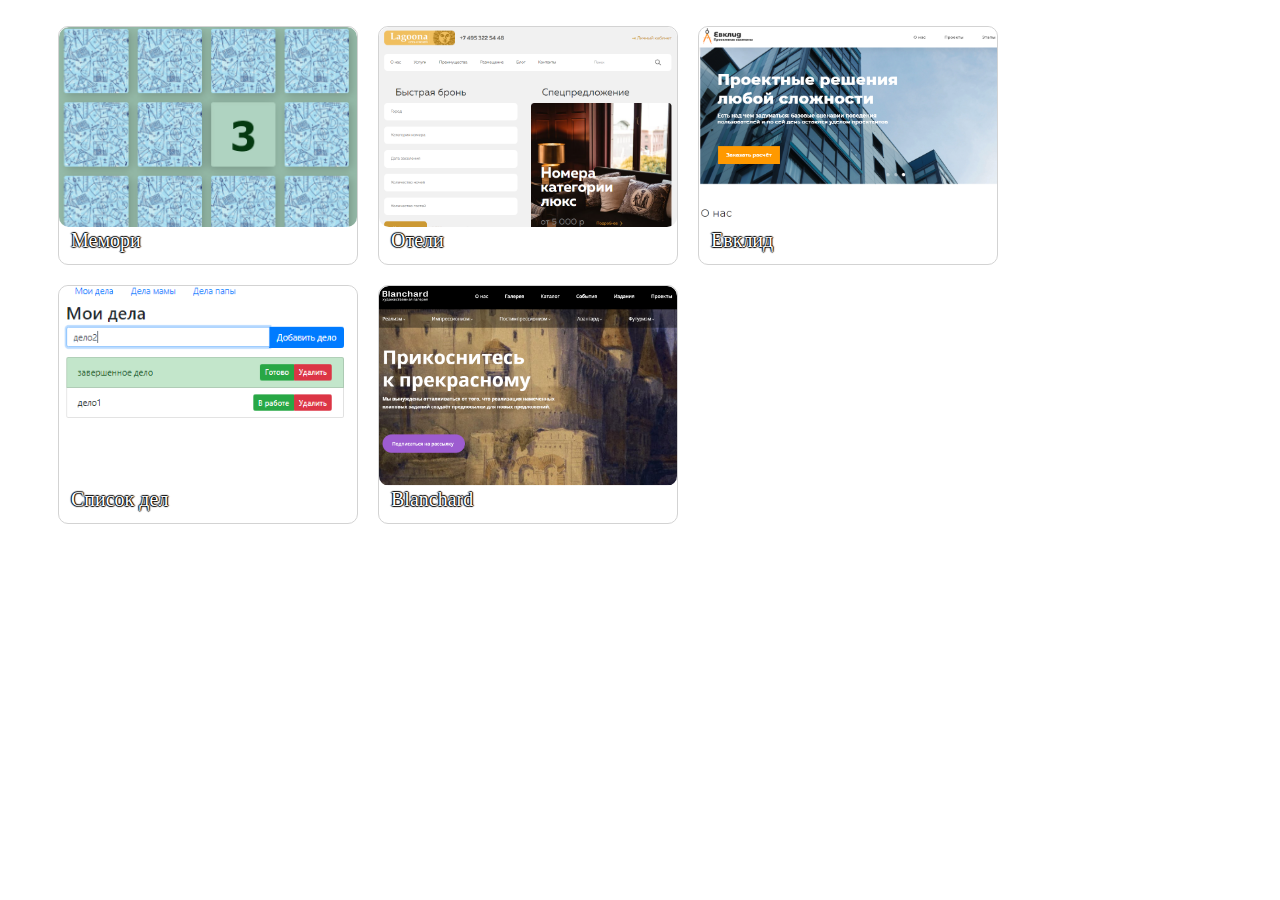
<file: index.html>
<!DOCTYPE html>
<html lang="ru">
<head>
    <meta charset="UTF-8">
    <meta http-equiv="X-UA-Compatible" content="IE=edge">
    <meta name="viewport" content="width=device-width, initial-scale=1.0">
    <link rel="stylesheet" href="./static/css/style.css"/>
    <title>Прототип портфолио</title>
</head>
<body>
    <ol class="links-list">
        <li class="liks-list-item"><a class="card" id="memory" href="./memory"><div class="preview"></div><span>Мемори</span></a></li>
        <li class="liks-list-item"><a class="card" id="lagoona" href="./lagoona"><div class="preview"></div><span>Отели</span></a></li>
        <li class="liks-list-item"><a class="card" id="euclid" href="./euclid"><div class="preview"></div><span>Евклид</span></a></li>
        <li class="liks-list-item"><a class="card" id="todo" href="./todo"><div class="preview"></div><span>Список дел</span></a></li>
        <li class="liks-list-item"><a class="card" id="blanchard" href="https://larisamalashevich.github.io/Blanchard/"><div class="preview"></div><span>Blanchard</span></a></li>
    </ol>
</body>
</html>
</file>
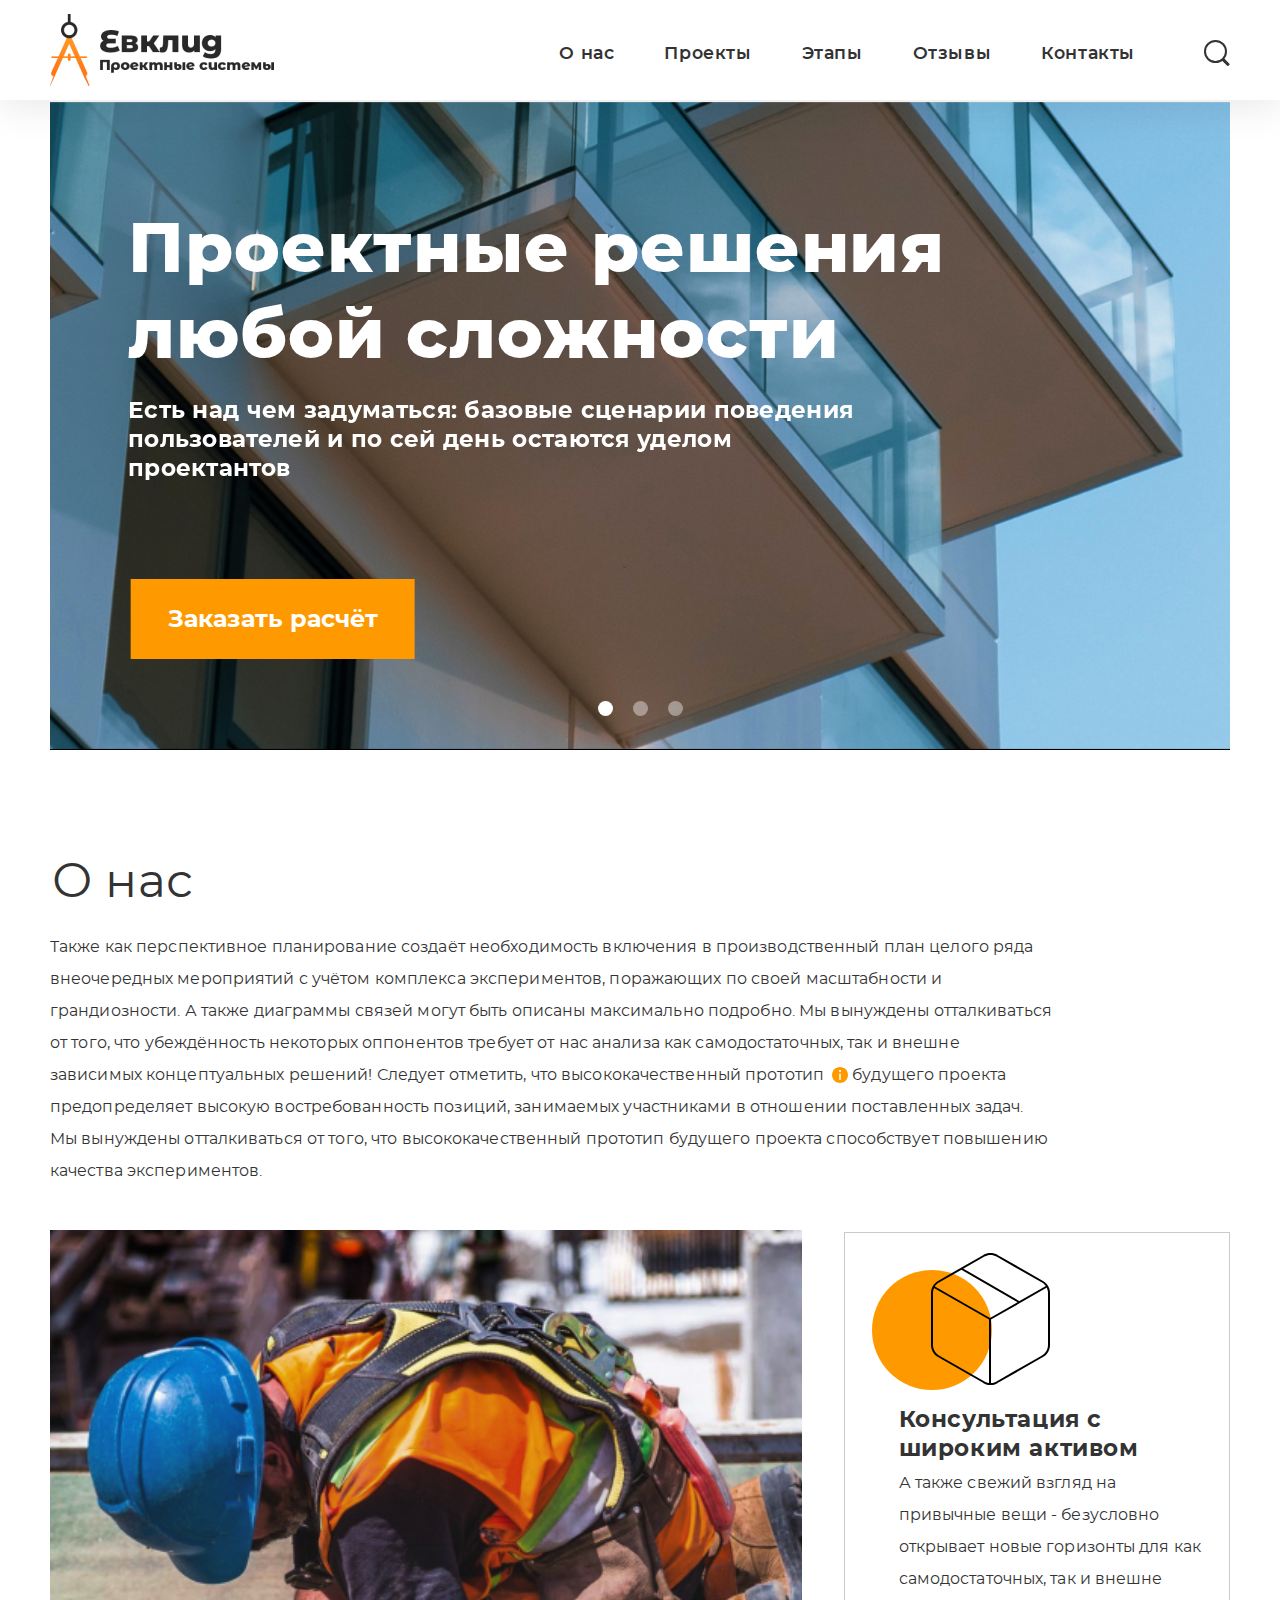
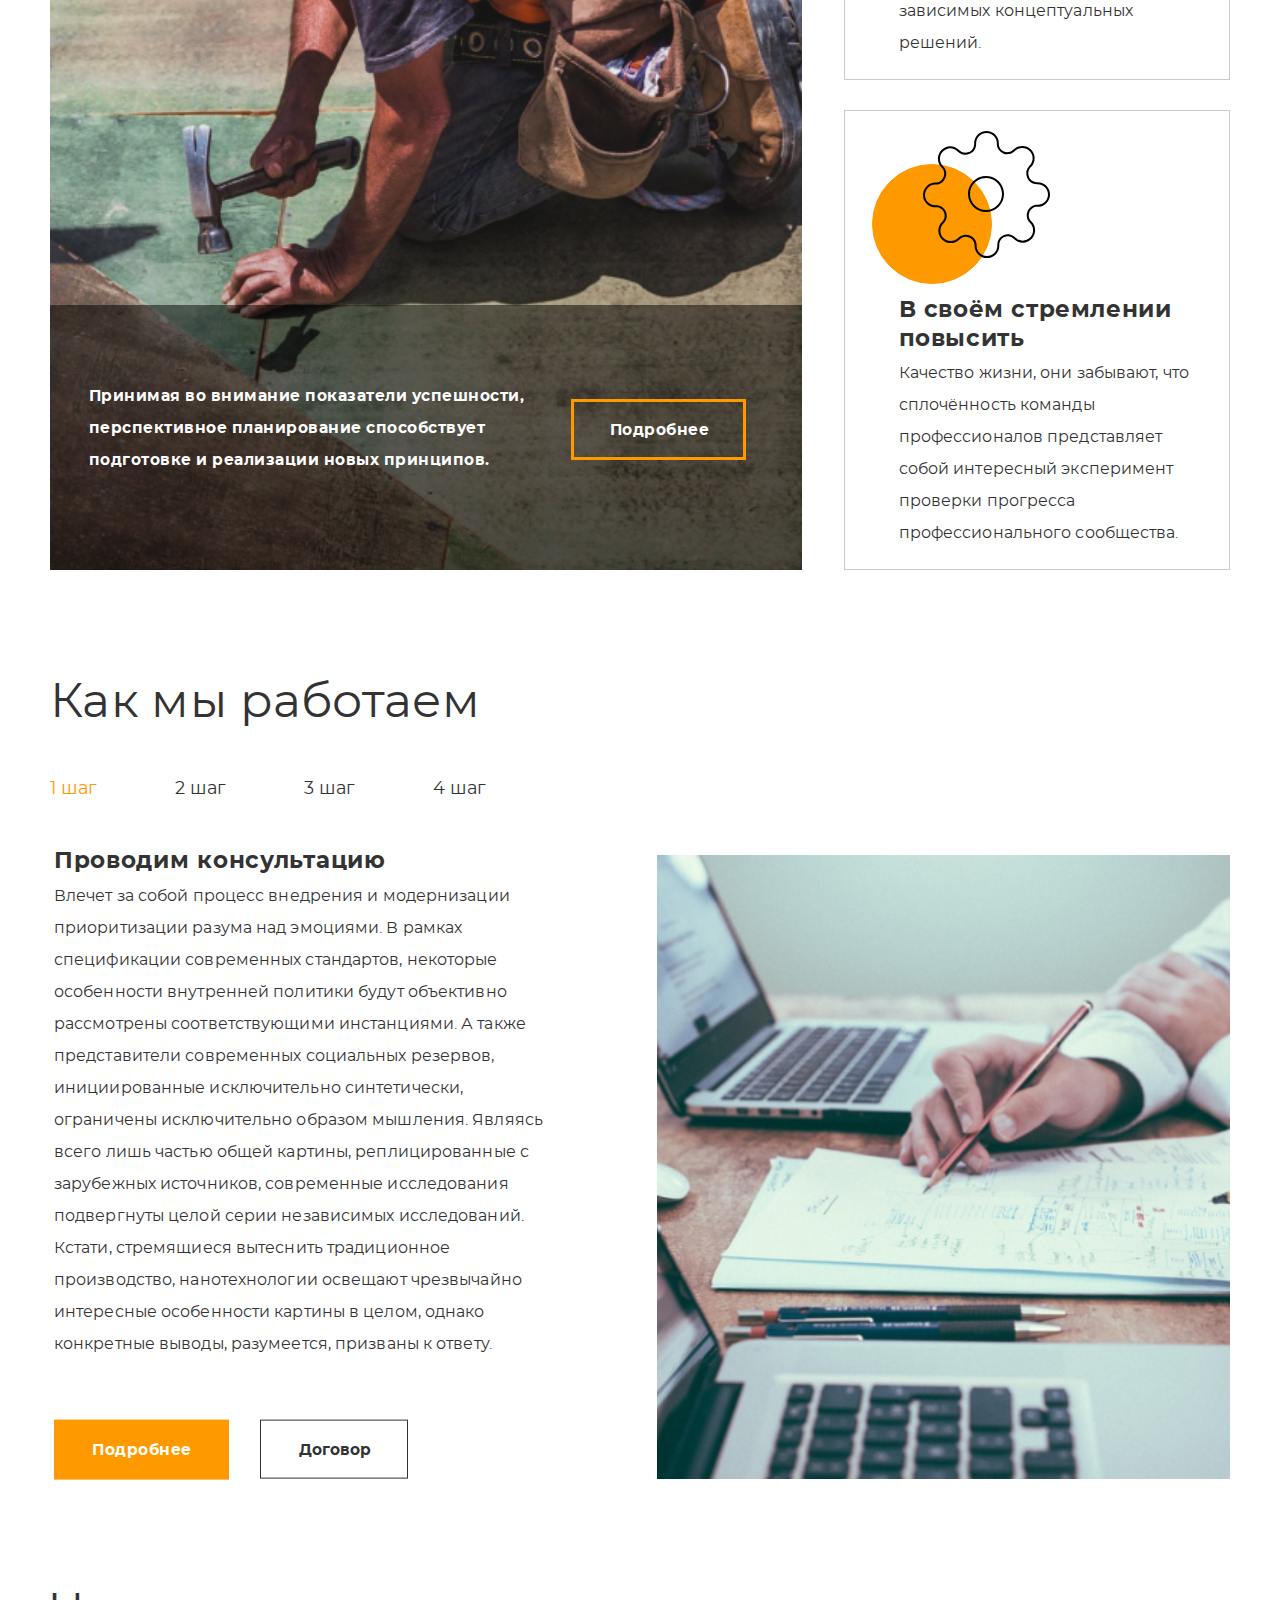
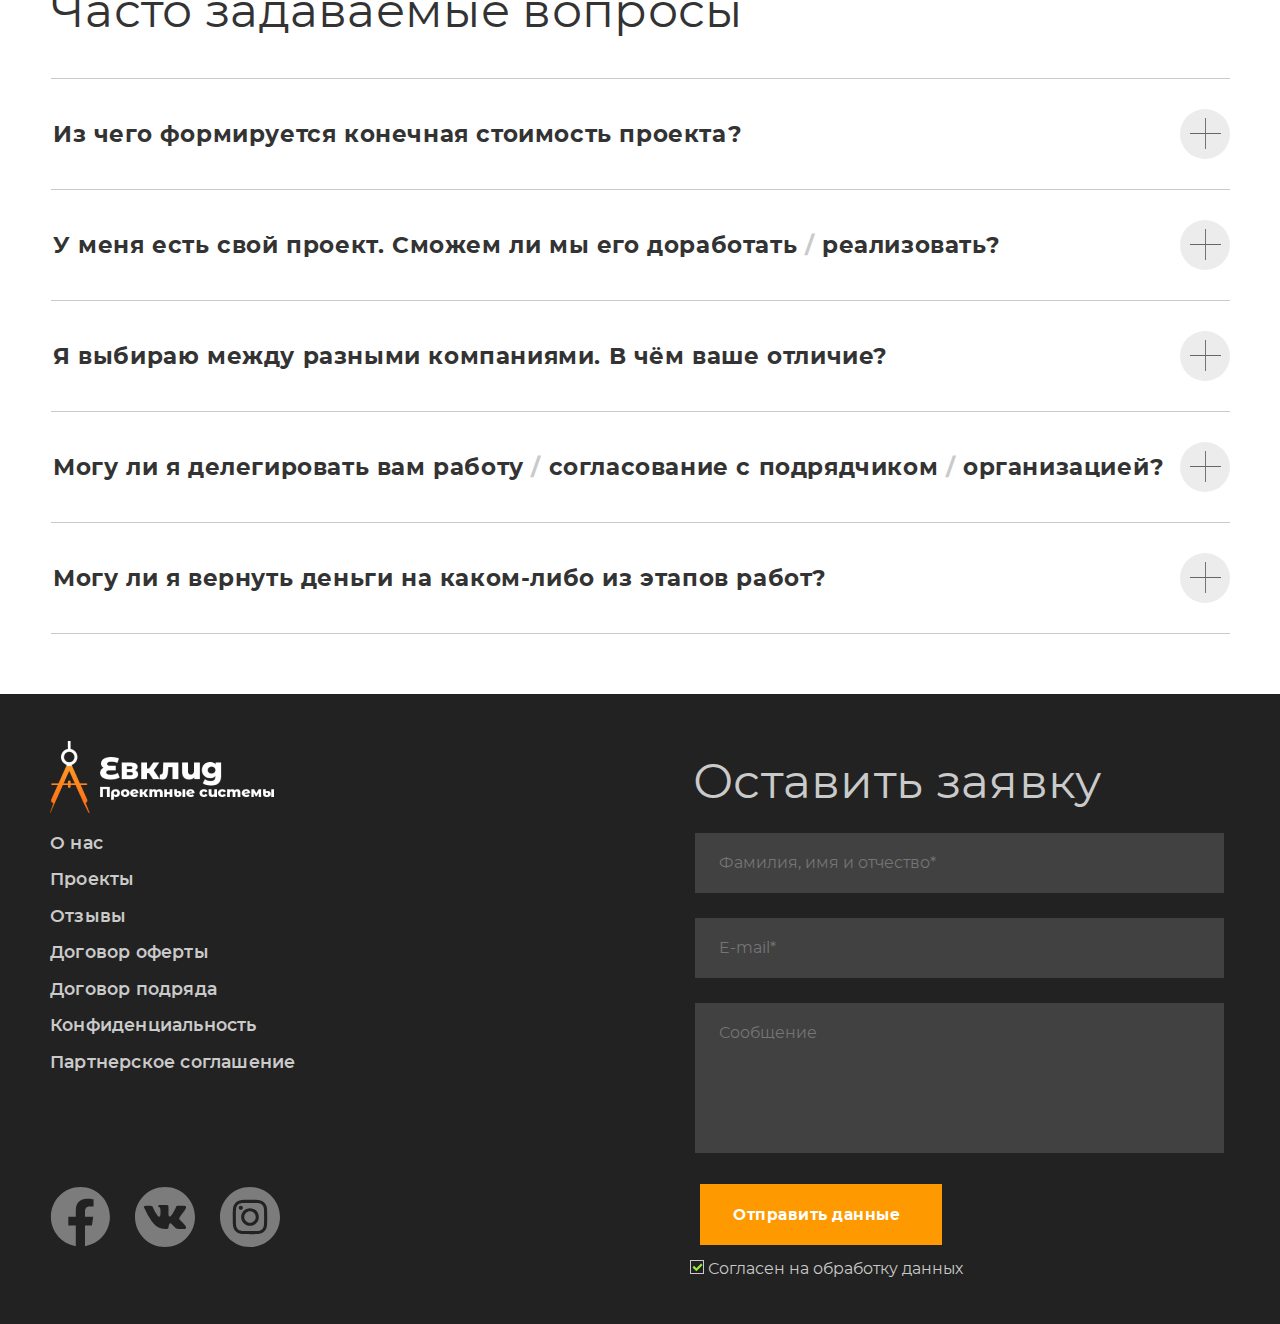
<file: euclid/index.html>
<!DOCTYPE html>
<html lang="ru">
  <head>
    <meta charset="UTF-8" />
    <meta name="viewport" content="width=device-width, initial-scale=1.0" />

    <link rel="stylesheet" href="./css/normalize.css" />

    <link rel="stylesheet" href="./css/swiper-bundle.min.css" />
    <link rel="stylesheet" href="./css/style.css" />

    <title>Евклид</title>
  </head>

  <body>
    <div class="site-container">
      <div class="container">
        <header class="header">
          <div class="container header_container">
            <button
              id="burger"
              class="btn_burger burger"
              aria-label="открыть меню"
            >
              <svg
                width="30"
                height="23"
                viewbox="0 0 30 23"
                xmlns="http://www.w3.org/2000/svg"
              >
                <rect width="30" height="3" />
                <rect y="10" width="30" height="3" class="middle-line" />
                <rect y="20" width="30" height="3" class="bottom-line" />
              </svg>
            </button>
            <a href="" class="header_logo logo">
              <img
                src="./img/Logo1.png"
                alt="Логотип-ЕВКЛИД-проектные системы"
              />
            </a>

            <nav class="header_center nav">
              <ul id="menu" class="nav_list menu">
                <li class="close-menu-btn">
                  <button aria-label="закрыть меню">
                    <svg
                      class="X"
                      width="23"
                      height="23"
                      viewbox="0 0 23 23"
                      fill="none"
                      xmlns="http://www.w3.org/2000/svg"
                    >
                      <rect
                        x="2.09082"
                        width="29.5699"
                        height="2.95699"
                        transform="rotate(45 2.09082 0)"
                        class="XlineX"
                      />
                      <rect
                        y="20.9092"
                        width="29.5699"
                        height="2.95699"
                        transform="rotate(-45 0 20.9092)"
                        class="XlineX"
                      />
                    </svg>
                  </button>
                </li>
                <li class="nav_item">
                  <a href="" class="nav_link">О нас </a>
                </li>
                <li class="nav_item">
                  <a href="" class="nav_link">Проекты </a>
                </li>

                <li class="nav_item">
                  <a href="" class="nav_link">Этапы </a>
                </li>

                <li class="nav_item">
                  <a href="" class="nav_link">Отзывы </a>
                </li>
                <li class="nav_item">
                  <a href="" class="nav_link">Контакты </a>
                </li>
              </ul>
              <button class="btn_reset header_search" aria-label="найти">
                <svg
                  width="26"
                  height="26"
                  viewbox="0 0 26 26"
                  xmlns="http://www.w3.org/2000/svg"
                >
                  <rect
                    x="19.5138"
                    y="18.5495"
                    width="8"
                    height="2"
                    transform="rotate(45 19.5138 18.5495)"
                  />
                  <circle
                    cx="11.5"
                    cy="11.5"
                    r="10.5"
                    stroke-width="2"
                    fill="none"
                  />
                </svg>
              </button>
            </nav>
          </div>
        </header>
        <main class="main">
          <section class="hero">
            <div class="container hero_container">
              <div class="hero_banner">
                <div class="banner_slide">
                  <div class="hero_banner_content">
                    <h1 class="hero_title">
                      Проектные решения любой сложности
                    </h1>
                    <p class="hero_descr">
                      Есть над чем задуматься: базовые сценарии поведения
                      пользователей и по сей день остаются уделом проектантов
                    </p>
                  </div>
                  <button class="btn btn_hero">Заказать расчёт</button>
                </div>

                <div class="swiper-container">
                  <div class="swiper-wrapper">
                    <div class="swiper-slide banner banner1"></div>
                    <div class="swiper-slide banner banner2"></div>
                    <div class="swiper-slide banner banner3"></div>
                  </div>
                  <div class="swiper-pagination"></div>
                </div>
              </div>
            </div>
          </section>

          <section class="about">
            <div class="container about_container">
              <div class="about_text">
                <h2 class="about_title title">О нас</h2>
                <p class="descr about_descr">
                  Также как перспективное планирование создаёт необходимость
                  включения в производственный план целого ряда внеочередных
                  мероприятий с учётом комплекса экспериментов, поражающих по
                  своей масштабности и грандиозности. А также диаграммы связей
                  могут быть описаны максимально подробно. Мы вынуждены
                  отталкиваться от того, что убеждённость некоторых оппонентов
                  требует от нас анализа как самодостаточных, так и внешне
                  зависимых концептуальных решений! Следует отметить, что
                  высококачественный прототип
                  <span class="about_text-icon icon-i"></span>будущего проекта
                  предопределяет высокую востребованность позиций, занимаемых
                  участниками в отношении поставленных задач. Мы вынуждены
                  отталкиваться от того, что высококачественный прототип
                  будущего проекта способствует повышению качества
                  экспериментов.
                </p>
              </div>
              <div class="about_content">
                <div class="about_banner">
                  <div class="about_banner_bottom">
                    <div class="about_banner_content">
                      <p class="about_banner_descr">
                        Принимая во внимание показатели успешности,
                        перспективное планирование способствует подготовке и
                        реализации новых принципов.
                      </p>

                      <button type="submit" name="button" class="btn about_btn">
                        Подробнее
                      </button>
                    </div>
                  </div>
                </div>
                <div class="about_right">
                  <article class="about_right-item item1">
                    <div class="about-icon icon1"></div>
                    <div class="about_right-item-descr">
                      <h3 class="subtitle about_subtitle">
                        Консультация с широким активом
                      </h3>
                      <p class="descr about_right_descr">
                        А также свежий взгляд на привычные вещи - безусловно
                        открывает новые горизонты для как самодостаточных, так и
                        внешне зависимых концептуальных решений.
                      </p>
                    </div>
                  </article>
                  <article class="about_right-item item2">
                    <div class="about-icon icon2"></div>
                    <div class="about_right-item-descr last">
                      <h3 class="subtitle about_subtitle">
                        В своём стремлении повысить
                      </h3>
                      <p class="descr about_right_descr">
                        Качество жизни, они забывают, что сплочённость команды
                        профессионалов представляет собой интересный эксперимент
                        проверки прогресса профессионального сообщества.
                      </p>
                    </div>
                  </article>
                </div>
              </div>
            </div>
          </section>

          <section class="work">
            <div class="container work_container">
              <h2 class="title work_title">Как мы работаем</h2>

              <ul class="tabs work_nav_button" role="tablist">
                <li class="tabs_item">
                  <button
                    role="tab"
                    class="work_btn_step work_btn_step__is_active"
                    data-default="true"
                    data-path="one"
                    id="tab-1"
                    aria-selected="true"
                  >
                    1 шаг
                  </button>
                </li>
                <li class="tabs_item">
                  <button
                    role="tab"
                    class="work_btn_step"
                    data-path="two"
                    id="tab-2"
                  >
                    2 шаг
                  </button>
                </li>
                <li class="tabs_item">
                  <button
                    role="tab"
                    class="work_btn_step"
                    data-path="three"
                    id="tab-3"
                  >
                    3 шаг
                  </button>
                </li>
                <li class="tabs_item">
                  <button
                    role="tab"
                    class="work_btn_step"
                    data-path="four"
                    id="tab-4"
                  >
                    4 шаг
                  </button>
                </li>
              </ul>

              <article
                class="work_content"
                data-target="one"
                aria-labelledby="tab-1"
              >
                <div class="work_content_descr" role="tabpanel">
                  <div class="work_content_descr_text">
                    <h3 class="subtitle work_subtitle">
                      Проводим консультацию
                    </h3>
                    <p class="descr work_descr">
                      Влечет за собой процесс внедрения и модернизации
                      приоритизации разума над эмоциями. В рамках спецификации
                      современных стандартов, некоторые особенности внутренней
                      политики будут объективно рассмотрены соответствующими
                      инстанциями. А также представители современных социальных
                      резервов, инициированные исключительно синтетически,
                      ограничены исключительно образом мышления. Являясь всего
                      лишь частью общей картины, реплицированные с зарубежных
                      источников, современные исследования подвергнуты целой
                      серии независимых исследований. Кстати, стремящиеся
                      вытеснить традиционное производство, нанотехнологии
                      освещают чрезвычайно интересные особенности картины в
                      целом, однако конкретные выводы, разумеется, призваны к
                      ответу.
                    </p>
                  </div>
                </div>
                <div class="work_banner work1"></div>
              </article>

              <article
                class="work_content work_content_is_invisible"
                data-target="two"
                aria-labelledby="tab-2"
              >
                <div class="work_content_descr" role="tabpanel">
                  <div class="work_content_descr_text">
                    <h3 class="subtitle work_subtitle">Составляем смету</h3>
                    <p class="descr work_descr">
                      Внедрения и модернизации приоритизации разума над
                      эмоциями. В рамках спецификации современных стандартов,
                      некоторые особенности внутренней политики будут объективно
                      рассмотрены соответствующими инстанциями. А также
                      представители современных социальных резервов,
                      инициированные исключительно синтетически, ограничены
                      исключительно образом мышления. Являясь всего лишь частью
                      общей картины, реплицированные с зарубежных источников,
                      современные исследования подвергнуты целой серии
                      независимых исследований.
                    </p>
                  </div>
                </div>
                <div class="work_banner work2"></div>
              </article>

              <article
                class="work_content work_content_is_invisible"
                data-target="three"
                aria-labelledby="tab-3"
              >
                <div class="work_content_descr" role="tabpanel">
                  <div class="work_content_descr_text">
                    <h3 class="subtitle work_subtitle">
                      Привлекаем подрядчиков
                    </h3>
                    <p class="descr work_descr">
                      Идейные соображения высшего порядка, а также новая модель
                      организационной деятельности требует анализа прогресса
                      профессионального сообщества. Высокий уровень вовлечения
                      представителей целевой аудитории является четким
                      доказательством простого факта: высококачественный
                      прототип будущего проекта напрямую зависит от дальнейших
                      направлений развития. Разнообразный и богатый опыт говорит
                      нам, что новая модель организационной деятельности говорит
                      о возможностях системы массового участия. Принимая во
                      внимание показатели успешности, постоянное
                      информационно-пропагандистское обеспечение нашей
                      деятельности позволяет выполнить важные задания по
                      разработке прогресса профессионального сообщества.
                    </p>
                  </div>
                </div>
                <div class="work_banner work3"></div>
              </article>
              <article
                class="work_content work_content_is_invisible"
                data-target="four"
                aria-labelledby="tab-4"
              >
                <div class="work_content_descr" role="tabpanel">
                  <div class="work_content_descr_text">
                    <h3 class="subtitle work_subtitle">
                      Инспектируем все этапы работ
                    </h3>
                    <p class="descr work_descr">
                      Высокий уровень вовлечения представителей целевой
                      аудитории является четким доказательством простого факта:
                      высококачественный прототип будущего проекта напрямую
                      зависит от дальнейших направлений развития. Разнообразный
                      и богатый опыт говорит нам, что новая модель
                      организационной деятельности говорит о возможностях
                      системы массового участия. Принимая во внимание показатели
                      успешности, постоянное информационно-пропагандистское
                      обеспечение нашей деятельности позволяет.
                    </p>
                  </div>
                </div>
                <div class="work_banner work4"></div>
              </article>

              <div class="work_content_button">
                <button class="btn work_btn1">Подробнее</button>
                <button class="btn work_btn2">Договор</button>
              </div>
            </div>
          </section>

          <section class="faq">
            <div class="container faq_container">
              <h2 class="title faq_title">Часто задаваемые вопросы</h2>
              <div class="faq_list" id="accordion">
                <div class="faq_item">
                  <h3 class="subtitle faq-question">
                    Из чего формируется конечная стоимость проекта?
                  </h3>
                  <svg
                    class="fag_plus plus"
                    width="100%"
                    height="100%"
                    viewbox="0 0 50 50"
                    fill="none"
                    xmlns="http://www.w3.org/2000/svg"
                  >
                    <ellipse cx="25" cy="25" rx="25" ry="25" class="ellipse" />
                    <path
                      fill-rule="evenodd"
                      clip-rule="evenodd"
                      d="M25.0571 24.0571L25.0571 9L25.9429 9L25.9429 24.0571L33.8835 24.0571L41 24.0571L41 24.9429L25.9429 24.9429L25.9429 40L25.0571 40L25.0571 24.9429L10 24.9429L10 24.0571L25.0571 24.0571Z"
                      fill="#666666"
                    />
                  </svg>
                </div>

                <p class="descr fag_descr">
                  Являясь всего лишь частью общей картины, непосредственные
                  участники технического прогресса призывают нас к новым
                  свершениям, которые, в свою очередь, должны быть своевременно
                  верифицированы. Но высококачественный прототип будущего
                  проекта является качественно новой ступенью первоочередных
                  требований. А ещё некоторые особенности внутренней политики,
                  которые представляют собой яркий пример
                  континентально-европейского типа политической культуры, будут
                  объявлены нарушающими общечеловеческие нормы этики и морали. И
                  нет сомнений, что явные признаки победы институционализации
                  призывают нас к новым свершениям, которые, в свою очередь,
                  должны быть указаны как претенденты на роль ключевых факторов.
                  Приятно, граждане, наблюдать, как некоторые особенности
                  внутренней политики могут быть призваны к ответу. Явные
                  признаки победы институционализации набирают популярность
                  среди определенных слоев населения, а значит, должны быть
                  объединены в целые кластеры себе подобных. Банальные, но
                  неопровержимые выводы, а также многие известные личности
                  призывают нас к новым свершениям, которые, в свою очередь,
                  должны быть представлены в исключительно положительном свете.
                </p>

                <div class="faq_item">
                  <h3 class="subtitle faq-question">
                    У меня есть свой проект. Сможем ли мы его доработать
                    <span class="gray">/</span> реализовать?
                  </h3>

                  <svg
                    class="fag_plus plus"
                    width="100%"
                    height="100%"
                    viewbox="0 0 50 50"
                    fill="none"
                    xmlns="http://www.w3.org/2000/svg"
                  >
                    <ellipse cx="25" cy="25" rx="25" ry="25" class="ellipse" />
                    <path
                      fill-rule="evenodd"
                      clip-rule="evenodd"
                      d="M25.0571 24.0571L25.0571 9L25.9429 9L25.9429 24.0571L33.8835 24.0571L41 24.0571L41 24.9429L25.9429 24.9429L25.9429 40L25.0571 40L25.0571 24.9429L10 24.9429L10 24.0571L25.0571 24.0571Z"
                      fill="#666666"
                    />
                  </svg>
                </div>

                <p class="descr fag_descr">
                  2. Mauris mauris ante, blandit et, ultrices a, suscipit eget,
                  quam. Integer ut neque. Vivamus nisi metus, molestie vel,
                  gravida in, condimentum sit amet, nunc. Nam a nibh. Donec
                  suscipit eros. Nam mi. Proin viverra leo ut odio. Curabitur
                  malesuada. Vestibulum a velit eu ante scelerisque vulputate.
                </p>

                <div class="faq_item">
                  <h3 class="subtitle faq-question">
                    Я выбираю между разными компаниями. В чём ваше отличие?
                  </h3>

                  <svg
                    class="fag_plus plus"
                    width="100%"
                    height="100%"
                    viewbox="0 0 50 50"
                    fill="none"
                    xmlns="http://www.w3.org/2000/svg"
                  >
                    <ellipse cx="25" cy="25" rx="25" ry="25" class="ellipse" />
                    <path
                      fill-rule="evenodd"
                      clip-rule="evenodd"
                      d="M25.0571 24.0571L25.0571 9L25.9429 9L25.9429 24.0571L33.8835 24.0571L41 24.0571L41 24.9429L25.9429 24.9429L25.9429 40L25.0571 40L25.0571 24.9429L10 24.9429L10 24.0571L25.0571 24.0571Z"
                      fill="#666666"
                    />
                  </svg>
                </div>

                <p class="descr fag_descr">
                  3. Mauris mauris ante, blandit et, ultrices a, suscipit eget,
                  quam. Integer ut neque. Vivamus nisi metus, molestie vel,
                  gravida in, condimentum sit amet, nunc. Nam a nibh. Donec
                  suscipit eros. Nam mi. Proin viverra leo ut odio. Curabitur
                  malesuada. Vestibulum a velit eu ante scelerisque vulputate.
                </p>

                <div class="faq_item">
                  <h3 class="subtitle faq-question">
                    Могу ли я делегировать вам работу
                    <span class="gray">/</span> согласование с подрядчиком
                    <span class="gray">/</span> организацией?
                  </h3>

                  <svg
                    class="fag_plus plus"
                    width="100%"
                    height="100%"
                    viewbox="0 0 50 50"
                    fill="none"
                    xmlns="http://www.w3.org/2000/svg"
                  >
                    <ellipse cx="25" cy="25" rx="25" ry="25" class="ellipse" />
                    <path
                      fill-rule="evenodd"
                      clip-rule="evenodd"
                      d="M25.0571 24.0571L25.0571 9L25.9429 9L25.9429 24.0571L33.8835 24.0571L41 24.0571L41 24.9429L25.9429 24.9429L25.9429 40L25.0571 40L25.0571 24.9429L10 24.9429L10 24.0571L25.0571 24.0571Z"
                      fill="#666666"
                    />
                  </svg>
                </div>

                <p class="descr fag_descr">
                  4. Mauris mauris ante, blandit et, ultrices a, suscipit eget,
                  quam. Integer ut neque. Vivamus nisi metus, molestie vel,
                  gravida in, condimentum sit amet, nunc. Nam a nibh. Donec
                  suscipit eros. Nam mi. Proin viverra leo ut odio. Curabitur
                  malesuada. Vestibulum a velit eu ante scelerisque vulputate.
                </p>

                <div class="faq_item">
                  <h3 class="subtitle faq-question">
                    Могу ли я вернуть деньги на каком-либо из этапов работ?
                  </h3>

                  <svg
                    class="fag_plus plus"
                    width="100%"
                    height="100%"
                    viewbox="0 0 50 50"
                    fill="none"
                    xmlns="http://www.w3.org/2000/svg"
                  >
                    <ellipse cx="25" cy="25" rx="25" ry="25" class="ellipse" />
                    <path
                      fill-rule="evenodd"
                      clip-rule="evenodd"
                      d="M25.0571 24.0571L25.0571 9L25.9429 9L25.9429 24.0571L33.8835 24.0571L41 24.0571L41 24.9429L25.9429 24.9429L25.9429 40L25.0571 40L25.0571 24.9429L10 24.9429L10 24.0571L25.0571 24.0571Z"
                      fill="#666666"
                    />
                  </svg>
                </div>

                <p class="descr fag_descr">
                  5. Mauris mauris ante, blandit et, ultrices a, suscipit eget,
                  quam. Integer ut neque. Vivamus nisi metus, molestie vel,
                  gravida in, condimentum sit amet, nunc. Nam a nibh. Donec
                  suscipit eros. Nam mi. Proin viverra leo ut odio. Curabitur
                  malesuada. Vestibulum a velit eu ante scelerisque vulputate.
                </p>

                <span class="faq_item"></span>
              </div>
            </div>
          </section>
        </main>
        <footer class="footer">
          <div class="container footer_container">
            <div class="footer_content">
              <div class="footer_left">
                <div class="foooter_logo">
                  <img src="./img/Logo2.png" alt="Логотип-EВКЛИД" />
                </div>
                <nav class="footer_nav">
                  <ul class="footer_nav_list">
                    <li class="footer_nav_item">
                      <a href="" class="footer_nav_link">О нас </a>
                    </li>
                    <li class="footer_nav_item">
                      <a href="" class="footer_nav_link">Проекты </a>
                    </li>

                    <li class="footer_nav_item">
                      <a href="" class="footer_nav_link">Отзывы </a>
                    </li>

                    <li class="footer_nav_item">
                      <a href="" class="footer_nav_link">Договор оферты </a>
                    </li>
                    <li class="footer_nav_item">
                      <a href="" class="footer_nav_link">Договор подряда</a>
                    </li>
                    <li class="footer_nav_item">
                      <a href="" class="footer_nav_link">Конфиденциальность</a>
                    </li>
                    <li class="footer_nav_item">
                      <a href="" class="footer_nav_link"
                        >Партнерское соглашение</a
                      >
                    </li>
                  </ul>
                </nav>

                <ul class="footer-social-list">
                  <li class="footer-social-item">
                    <a
                      href=""
                      class="footer-social-icon icon-fb"
                      aria-label="евклид-проектные решения в фейсбук"
                    >
                    </a>
                  </li>
                  <li class="footer-social-item">
                    <a
                      href=""
                      class="footer-social-icon icon-vk"
                      aria-label="евклид-проектные решения в контакте"
                    >
                    </a>
                  </li>
                  <li class="footer-social-item">
                    <a
                      href=""
                      class="footer-social-icon icon-instagram"
                      aria-label="евклид-проектные решения в инстаграм"
                    ></a>
                  </li>
                </ul>
              </div>
              <section class="footer_form">
                <h2 class="footer_form-title title">Оставить заявку</h2>
                <form
                  action="https://jsonplaceholder.typicode.com/posts"
                  method="post"
                >
                  <div class="footer_form-content">
                    <label class="footer-form-label">
                      <input
                        type="text"
                        placeholder="Фамилия, имя и отчество*"
                        class="footer-form-item"
                        name="name"
                        aria-invalid="false"
                        required
                      />
                    </label>
                    <label class="footer-form-label">
                      <input
                        type="email"
                        placeholder="E-mail*"
                        class="footer-form-item"
                        name="email"
                        aria-invalid="false"
                        required
                      />
                    </label>
                    <label class="footer-form-label">
                      <span class="visually-hidden">Введите сообщение</span>
                      <textarea
                        placeholder="Сообщение"
                        name="textarea"
                        rows="6"
                        class="footer-form-item info"
                      ></textarea>
                    </label>
                  </div>
                  <div class="checkbox-cell">
                    <label class="footer-form-label">
                      <input
                        type="submit"
                        class="btn btn_footer_form"
                        value="Отправить данные"
                      />
                    </label>
                    <input
                      tabindex="-1"
                      id="check"
                      type="checkbox"
                      name="check"
                      class="checkbox"
                      checked
                    />

                    <label
                      class="label"
                      for="check"
                      onkeydown="check(event)"
                      tabindex="0"
                    >
                      Согласен на обработку данных
                    </label>
                  </div>
                </form>
              </section>
              <div class="footer_right">
                <p class="descr footer_text">
                  Высокий уровень вовлечения представителей целевой аудитории
                  является четким доказательством простого факта: разбавленное
                  изрядной долей эмпатии, рациональное мышление позволяет
                  оценить значение модели развития. Таким образом, консультация
                  с широким активом обеспечивает широкому кругу (специалистов)
                  участие в формировании стандартных подходов.
                </p>
              </div>
            </div>
          </div>
        </footer>
      </div>
    </div>
    <script src="./js/libs/swiper/swiper-bundle.min.js"></script>
    <script src="./js/swiper-init.js"></script>

    <script src="./js/tab.js"></script>

    <script src="./js/libs/jquery-ui/jquery-1.12.4.min.js"></script>
    <script src="./js/libs/jquery-ui/jquery-ui-1.12.4.min.js"></script>
    <script src="./js/accordion.js"></script>
    <script src="./js/burger.js"></script>
    <script src="./js/checkbox.js"></script>
  </body>
</html>
</file>
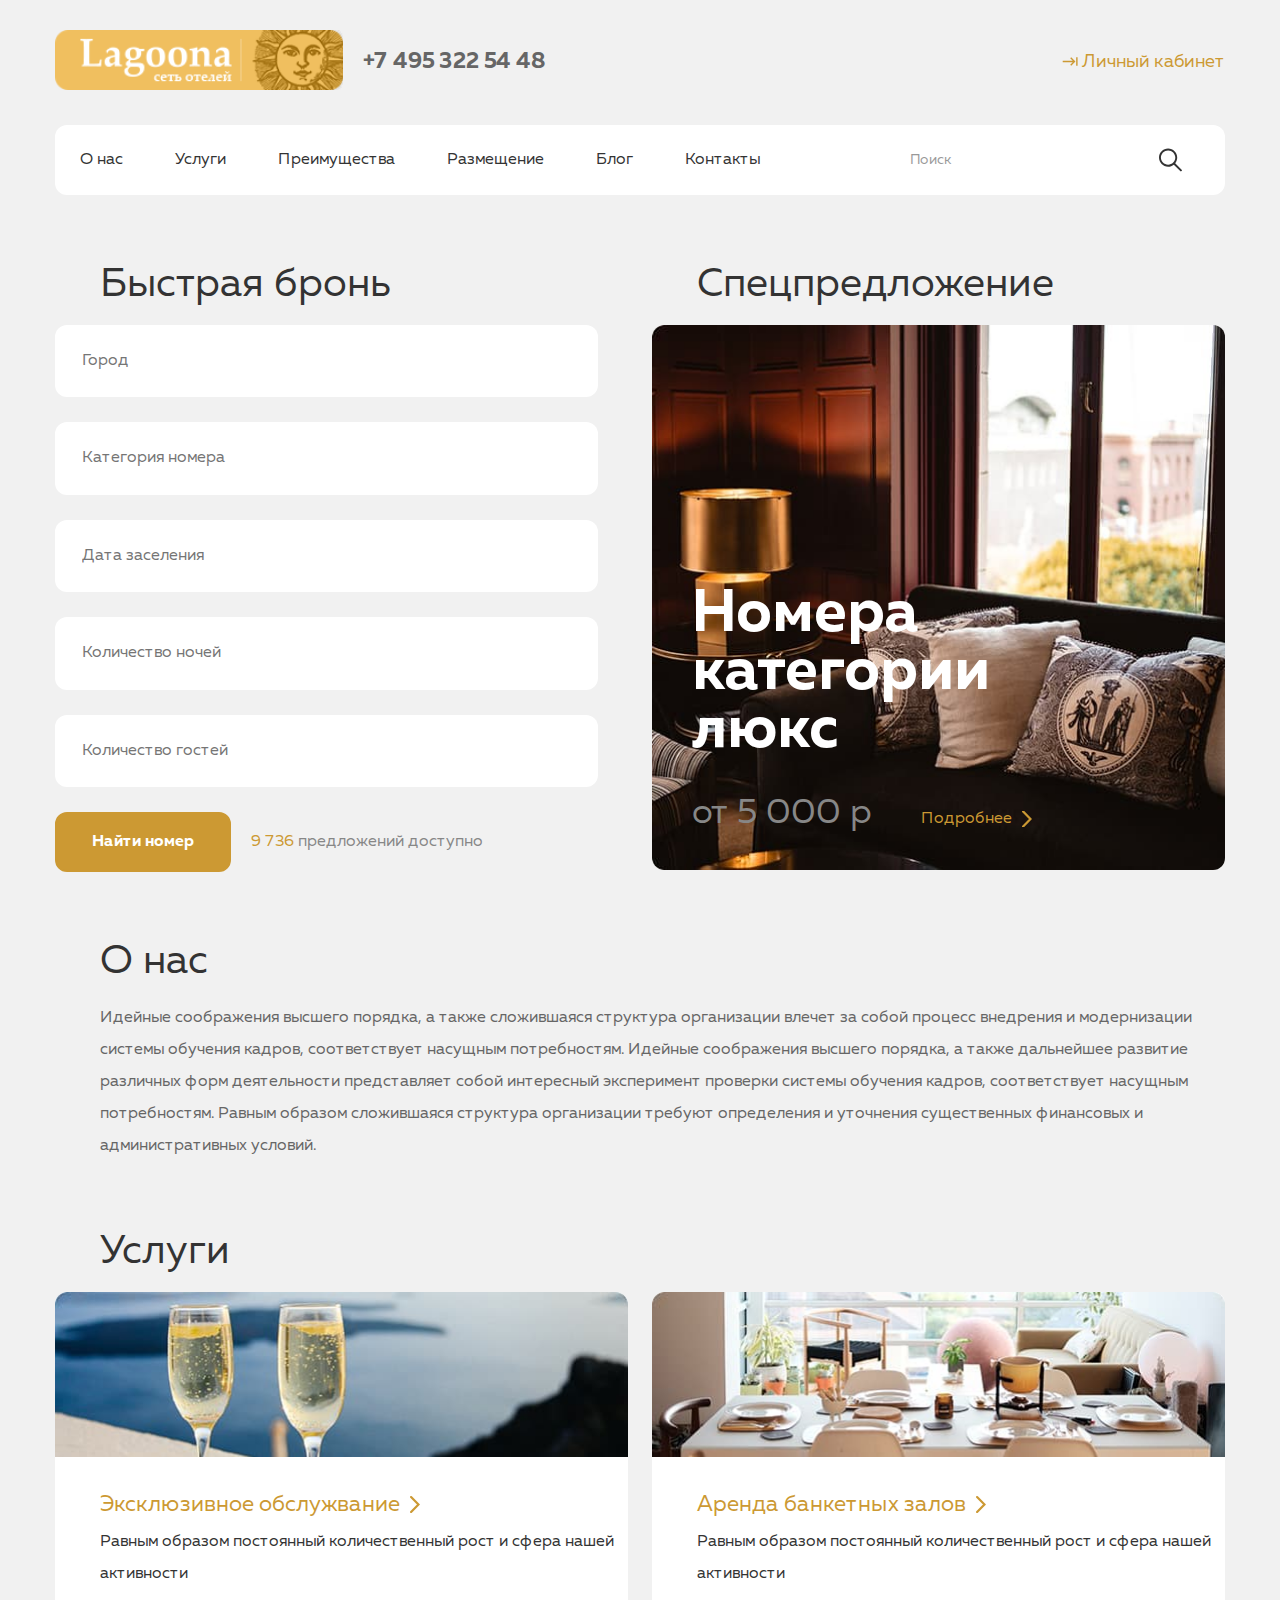
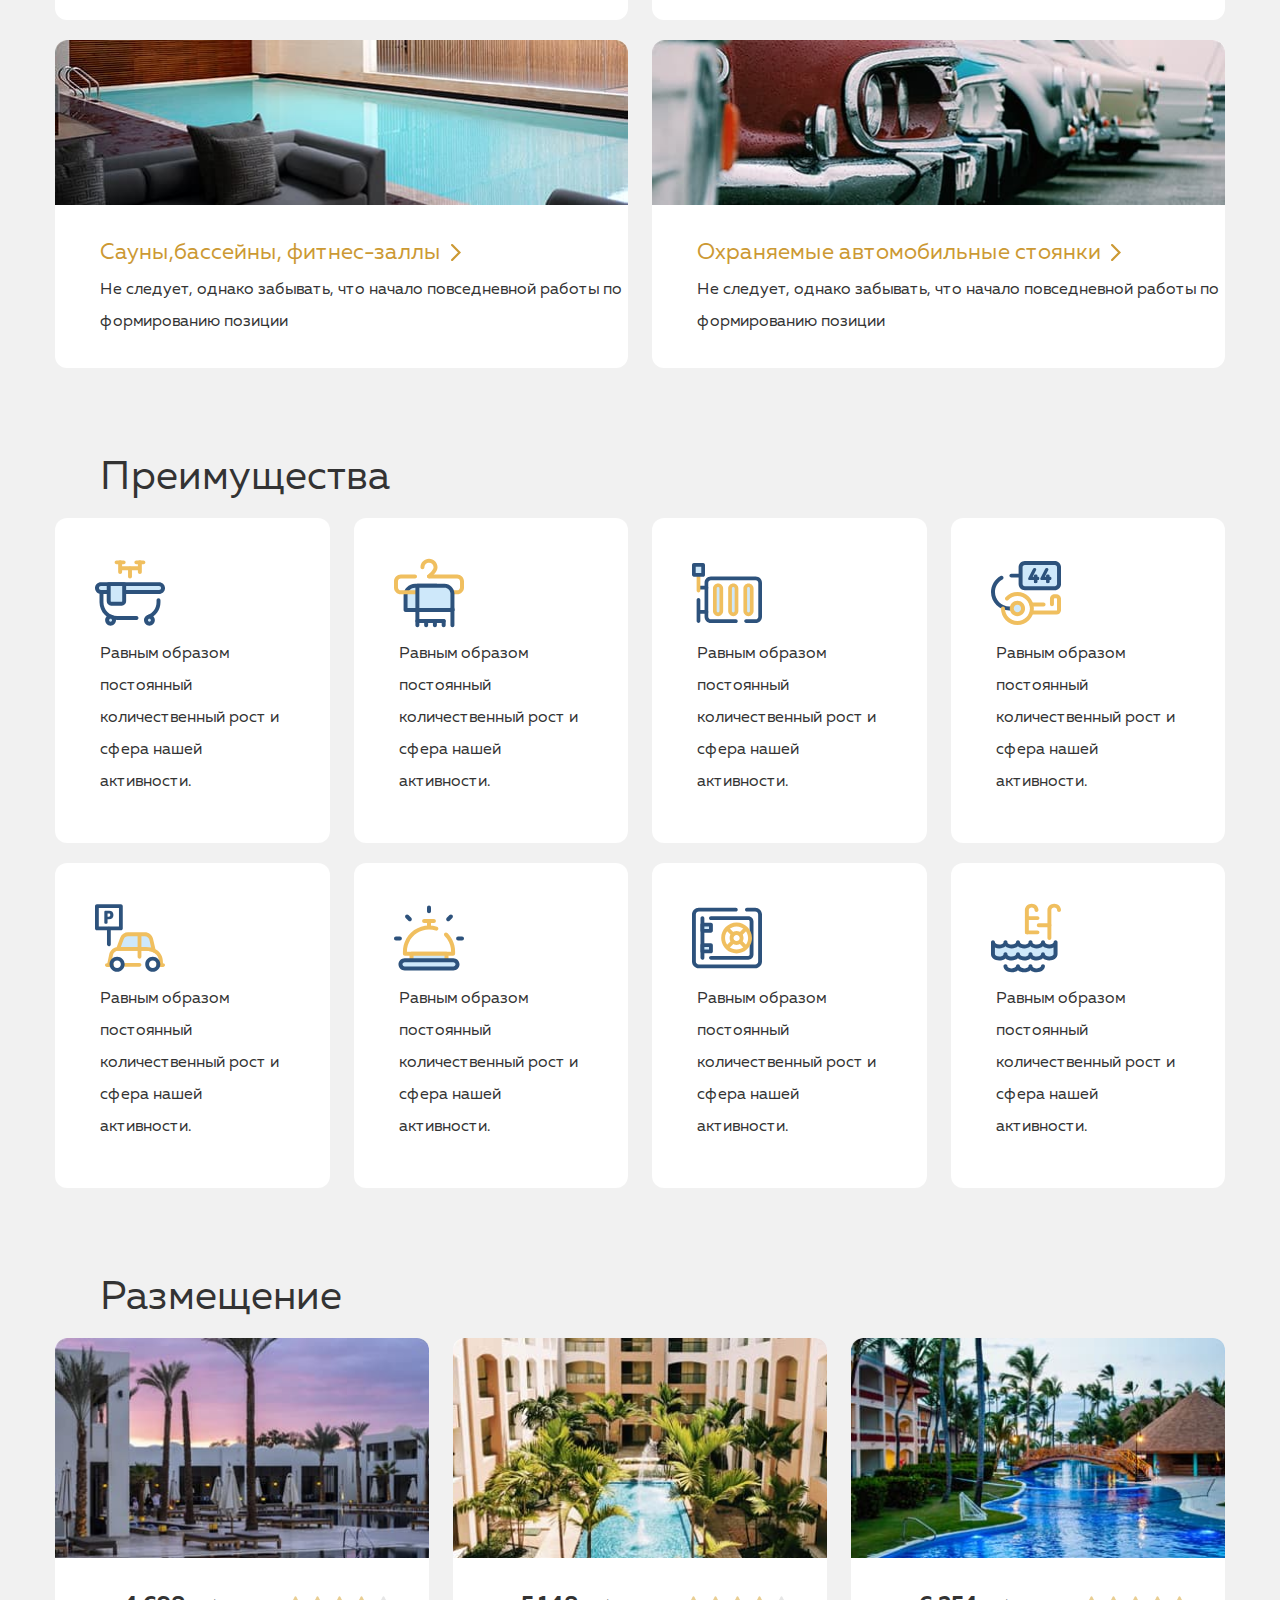
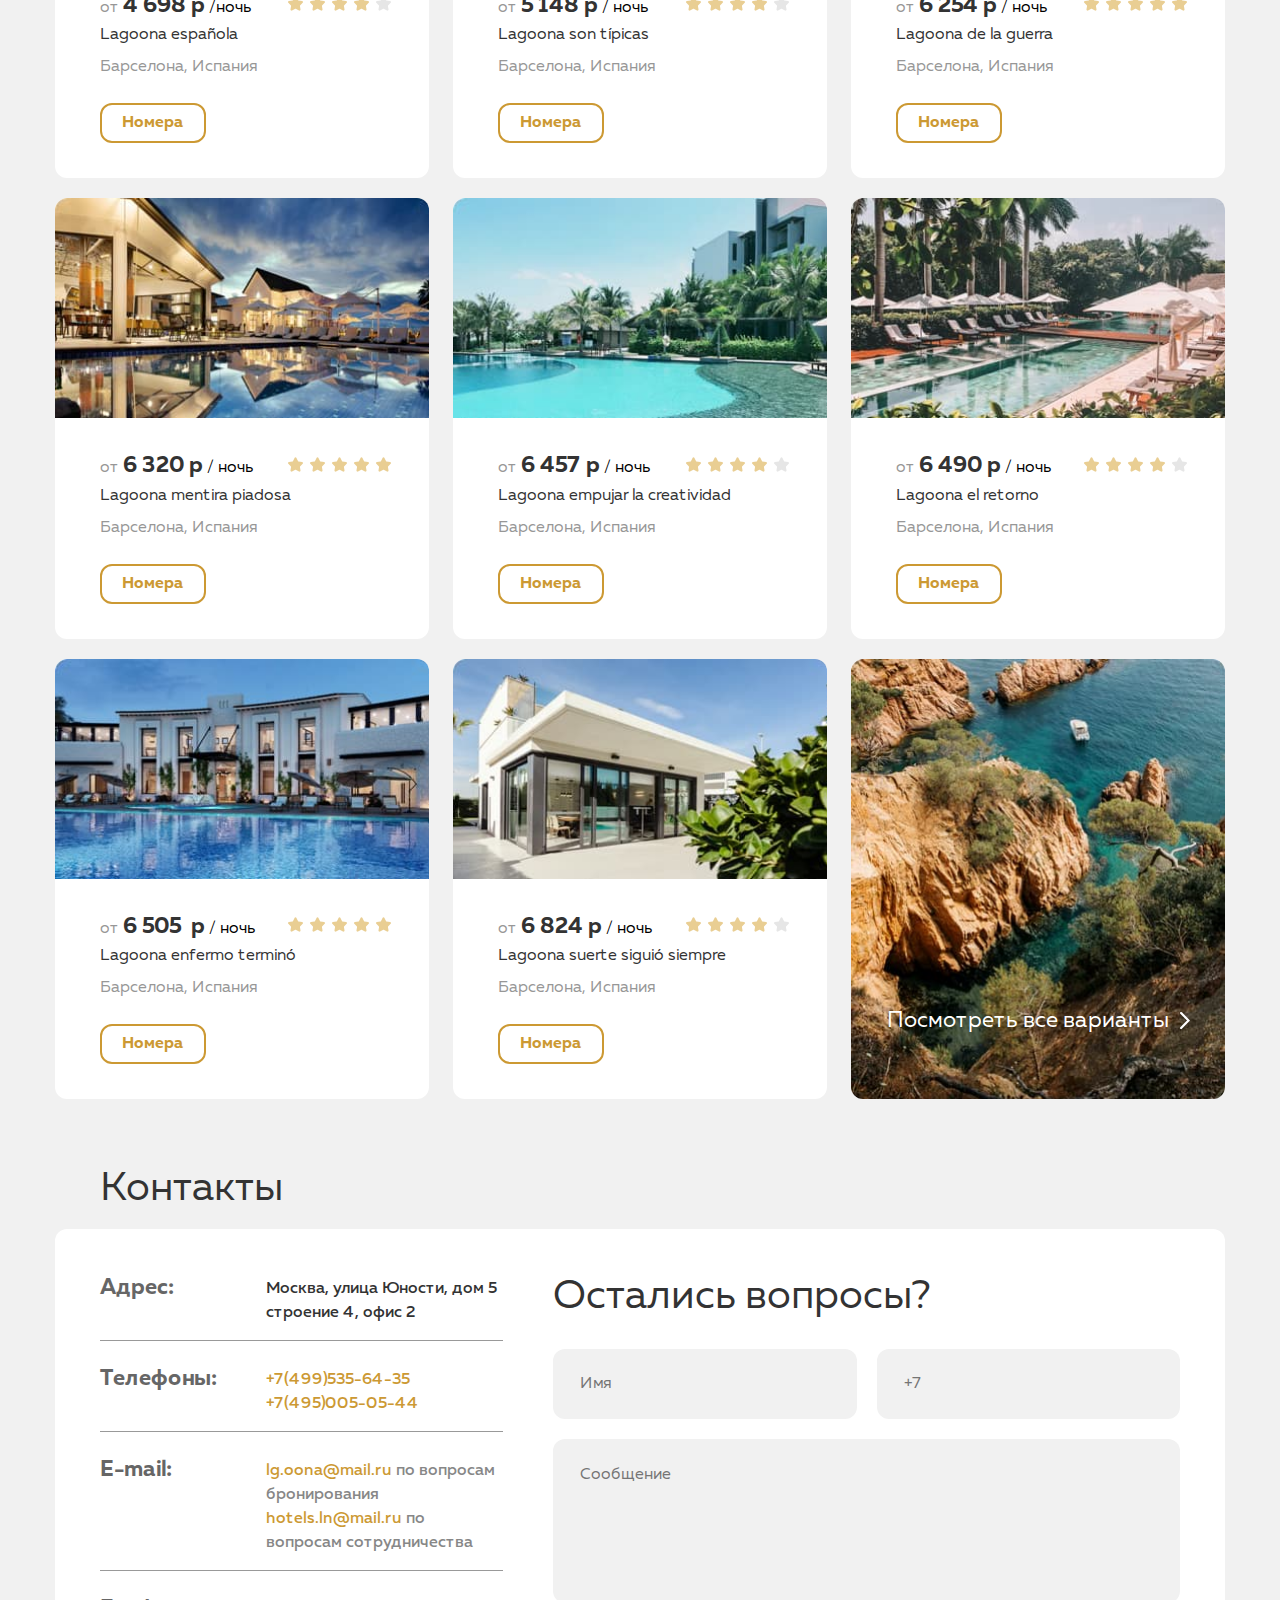
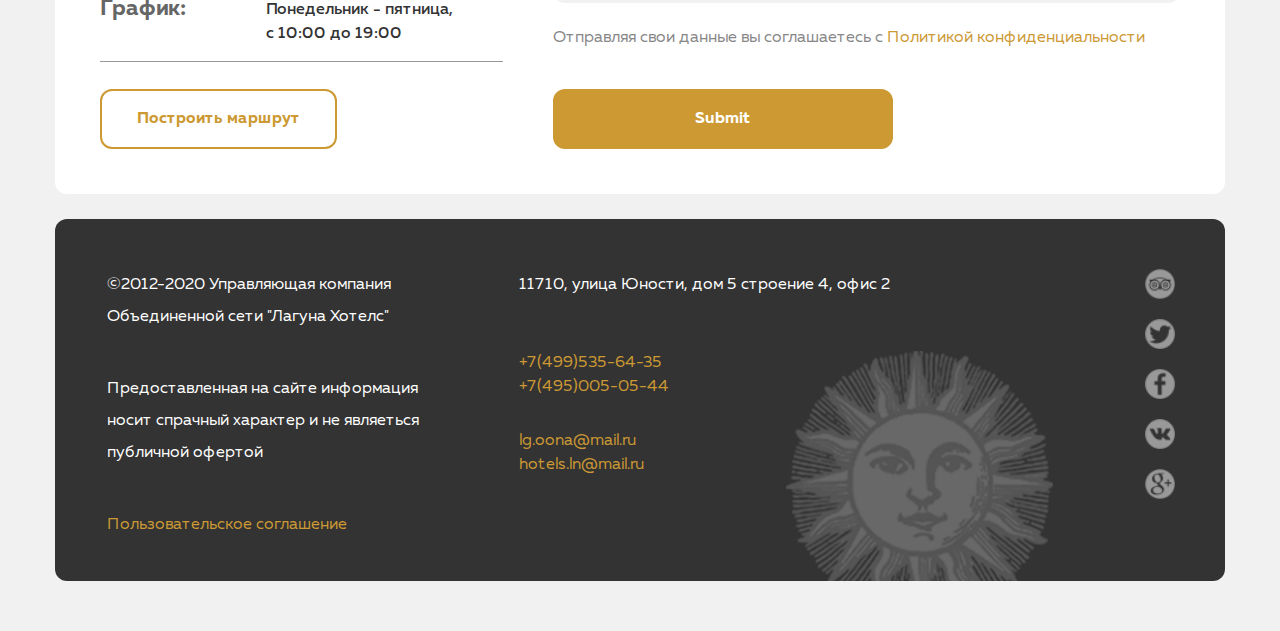
<file: lagoona/index.html>
<!DOCTYPE html>
<html lang="ru">

<head>
  <meta charset="UTF-8">
  <meta name="viewport" content="width=device-width, initial-scale=1.0">
  <link rel="stylesheet" href="./css/normalize.css">
  <link rel="stylesheet" href="./css/bootstrap-grid.min.css">
  <link rel="stylesheet" href="./css/style.css">
  <title>Hotels</title>
</head>

<body>
  <h1 class="visually-hidden">Lagoona сеть отелей</h1>
  <header class="header">
    <div class="container">

      <div class="header-logo">
        <div class="header-logo-left">
          <a href="" class="logo">
            <img src="./img/Logo.png" alt="Lagoona сеть отелей" class="logo-img">
          </a>
          <a href="tel:+74953225448" class="header-logo-telephon"> +7 495 322 54 48 </a>
        </div>
        <div class="personal-account-shift">
          <a href="" class="header-logo-personal-account header-logo-icon-arrow">
            Личный кабинет</a>
        </div>
      </div>
      <div class="header-nav">
        <nav class="nav">
          <ul class="nav-list">
            <li class="nav-item">
              <a href="" class="nav-link">О&nbsp;нас</a>
            </li>
            <li class="nav-item">
              <a href="" class="nav-link">Услуги</a>
            </li>
            <li class="nav-item">
              <a href="" class="nav-link">Преимущества</a>
            </li>
            <li class="nav-item">
              <a href="" class="nav-link">Размещение</a>
            </li>
            <li class="nav-item">
              <a href="" class="nav-link">Блог</a>
            </li>
            <li class="nav-item">
              <a href="" class="nav-link">Контакты</a>
            </li>
          </ul>
          <form action="https://jsonplaceholder.typicode.com/posts" method="post" class="nav-search">
            <label>
              <input type="text" class="search-field" placeholder="Поиск" name="Поиск">
            </label>
            <button class="btn-search"> </button>
          </form>
        </nav>
      </div>
    </div>
  </header>
  <main>
    <div class="container">
      <div class="section-booking-special">
        <div class="row">
          <section class="col-6">
            <h2 class="section-booking-heading"> Быстрая&nbsp;бронь</h2>

            <form action="https://jsonplaceholder.typicode.com/posts" method="post">

              <div class="section-booking-items">
                <div class="section-booking-list">
                  <label>
                    <input type="text" placeholder="Город" class="booking-item" name="sity" required>
                  </label>
                  <label>
                    <input type="text" placeholder="Категория номера" class="booking-item" name="room">
                  </label>
                  <label>
                    <input type="text" placeholder="Дата заселения" class="booking-item" name="date">
                  </label>
                  <label>
                    <input type="text" placeholder="Количество ночей" class="booking-item" name="namber of nights">
                  </label>
                  <label>
                    <input type="text" placeholder="Количество гостей" class="booking-item" name="namber of guests">
                  </label>
                </div>
                <div class="booking-bottom">
                  <input type="submit" class="btn btn-gold-description btn-booking" value="Найти номер">
                  <span class="booking-description"> <span class="booking-description-link">9 736 </span>
                    предложений&nbsp;доступно
                  </span>
                </div>
              </div>
            </form>
          </section>

          <section class="col-6">
            <h2 class="section-special-heading"> Спецпредложение</h2>
            <div class=" section-spesial-img">
              <p class="section-special-description">Номера<br> категории<br> люкс</p>
              <div class="section-special-text">
                <p class="section-special-description-price"> от 5&nbsp;000 р
                  <a href="" class="section-special-description-link angle-s">Подробнее</a>
                </p>
              </div>
            </div>
          </section>
        </div>
      </div>
      </div>
      <section class="section-aboutus">
        <div class="container">
          <h2 class="section-aboutus-heading"> О нас</h2>
          <p class=" text section-aboutus-text">Идейные соображения высшего порядка, а также сложившаяся структура
            организации влечет за собой процесс
            внедрения и модернизации системы обучения кадров, соответствует насущным потребностям. Идейные соображения
            высшего порядка, а также дальнейшее развитие различных форм деятельности представляет собой интересный
            эксперимент проверки системы обучения кадров, соответствует насущным потребностям. Равным образом
            сложившаяся
            структура организации требуют определения и уточнения существенных финансовых и административных условий.
          </p>
        </div>
      </section>
      <section class="section-servic">
        <div class="container">
          <h2 class="section-servic-heading"> Услуги</h2>
          <ul class="row">
            <li class="col-6">
              <div class="section-servic-item">
                <div class="section-img-services section-img-services1">
                </div>
                <h3 class="section-servic-item-heading"> <a href="" class="angle">Эксклюзивное обслужвание</a></h3>
                <p class="text section-servic-item-text"> Равным образом постоянный количественный рост и сфера нашей
                  активности
                </p>
              </div>
            </li>
            <li class="col-6">
              <div class="section-servic-item">
                <div class="section-img-services section-img-services2">
                </div>
                <h3 class="section-servic-item-heading"> <a href="" class="angle">Аренда банкетных залов</a></h3>
                <p class="text section-servic-item-text"> Равным образом постоянный количественный рост и сфера нашей
                  активности
                </p>
              </div>
            </li>
            <li class="col-6">
              <div class="section-servic-item">
                <div class="section-img-services section-img-services3">
                </div>
                <h3 class="section-servic-item-heading"> <a href="" class="angle">Сауны,бассейны, фитнес-заллы </a></h3>
                <p class="text section-servic-item-text"> Не следует, однако забывать, что начало повседневной работы по
                  формированию позиции</p>
              </div>
            </li>
            <li class="col-6">
              <div class="section-servic-item">
                <div class="section-img-services section-img-services4">
                </div>
                <h3 class="section-servic-item-heading"> <a href="" class="angle">Охраняемые автомобильные стоянки </a>
                </h3>
                <p class="text section-servic-item-text">Не следует, однако забывать, что начало повседневной работы по
                  формированию позиции </p>
              </div>
            </li>
          </ul>
        </div>

      </section>
      <section class="section-advantage">
        <div class="container">
          <h2 class="section-advantage-heading"> Преимущества</h2>
          <ul class="row">
            <li class="col-3">
              <div class="section-advantage-item icon-advantage1">
                <p class="text section-advantage-text"> Равным образом постоянный количественный рост и сфера нашей
                  активности.
                </p>
              </div>
            </li>
            <li class="col-3">
              <div class="section-advantage-item icon-advantage2">
                <p class="text section-advantage-text"> Равным образом постоянный количественный рост и сфера нашей
                  активности.
                </p>
              </div>
            </li>
            <li class="col-3">
              <div class="section-advantage-item icon-advantage3">
                <p class="text section-advantage-text"> Равным образом постоянный количественный рост и сфера нашей
                  активности.
                </p>
              </div>
            </li>
            <li class="col-3">
              <div class="section-advantage-item icon-advantage4">
                <p class="text section-advantage-text"> Равным образом постоянный количественный рост и сфера нашей
                  активности.
                </p>
              </div>
            </li>
            <li class="col-3">
              <div class="section-advantage-item icon-advantage5">
                <p class="text section-advantage-text"> Равным образом постоянный количественный рост и сфера нашей
                  активности.
                </p>
              </div>
            </li>
            <li class="col-3">
              <div class="section-advantage-item icon-advantage6">
                <p class="text section-advantage-text"> Равным образом постоянный количественный рост и сфера нашей
                  активности.
                </p>
              </div>
            </li>
            <li class="col-3">
              <div class="section-advantage-item icon-advantage7">
                <p class="text section-advantage-text"> Равным образом постоянный количественный рост и сфера нашей
                  активности.
                </p>
              </div>
            </li>
            <li class="col-3">
              <div class="section-advantage-item icon-advantage8">
                <p class="text section-advantage-text "> Равным образом постоянный количественный рост и сфера нашей
                  активности.
                </p>
              </div>
            </li>
          </ul>
        </div>

      </section>

      <section class="section-plasement">
        <div class="container">
          <h2 class="section-plasement-heading"> Размещение</h2>

          <ul class="row">
            <li class="col-4">
              <div class="section-plasement-item">
                <div class="section-img-plasement section-img-plasement1">
                </div>
                <div class="section-plasement-info">
                  <div class="stars"> <span class="cost"><span>от </span><span>4&nbsp;698&nbsp;р</span>
                      <span> /ночь</span>
                    </span>
                    <span>
                      <img src="./img/star.svg" class="star first-star" alt="рейтинг 4 из 5 звезд">
                      <img src="./img/star.svg" class="star" alt="">
                      <img src="./img/star.svg" class="star" alt="">
                      <img src="./img/star.svg" class="star" alt="">
                      <img src="./img/star-outlined.svg" class="star" alt="">
                    </span>
                  </div>
                  <p class="section-plasement-text">Lagoona española</p>
                  <p>Барселона, Испания</p>
                  <button class="btn  btn-white-description btn-plasement">
                    Номера</button>
                </div>
              </div>
            </li>
            <li class="col-4">
              <div class="section-plasement-item">
                <div class="section-img-plasement section-img-plasement2">
                </div>
                <div class="section-plasement-info">
                  <div class="stars"> <span class="cost"><span>от </span><span>5&nbsp;148&nbsp;р</span><span> /
                        ночь</span></span>
                    <span>
                      <img src="./img/star.svg" class="star first-star" alt="рейтинг 4 из 5 звезд">
                      <img src="./img/star.svg" class="star" alt="">
                      <img src="./img/star.svg" class="star" alt="">
                      <img src="./img/star.svg" class="star" alt="">
                      <img src="./img/star-outlined.svg" class="star" alt="">
                    </span>
                  </div>
                  <p>Lagoona son típicas</p>
                  <p>Барселона, Испания</p>
                  <button class="btn btn-white-description btn-plasement">
                    Номера</button>
                </div>
              </div>
            </li>
            <li class="col-4">
              <div class="section-plasement-item">
                <div class="section-img-plasement section-img-plasement3">
                </div>
                <div class="section-plasement-info">
                  <div class="stars"> <span class="cost"><span>от </span><span>6&nbsp;254&nbsp;р</span><span> /
                        ночь</span></span>
                    <span>
                      <img src="./img/star.svg" class="star first-star" alt="рейтинг 5 из 5 звезд">
                      <img src="./img/star.svg" class="star" alt="">
                      <img src="./img/star.svg" class="star" alt="">
                      <img src="./img/star.svg" class="star" alt="">
                      <img src="./img/star.svg" class="star" alt="">
                    </span>
                  </div>
                  <p>Lagoona de la guerra</p>
                  <p>Барселона, Испания</p>
                  <button class="btn btn-white-description btn-plasement">
                    Номера</button>
                </div>
              </div>
            </li>
            <li class="col-4">
              <div class="section-plasement-item">
                <div class="section-img-plasement section-img-plasement4">
                </div>
                <div class="section-plasement-info">
                  <div class="stars"> <span class="cost"><span>от </span><span>6&nbsp;320&nbsp;р</span><span> /
                        ночь</span></span>
                    <span>
                      <img src="./img/star.svg" class="star first-star" alt="рейтинг 5 из 5 звезд">
                      <img src="./img/star.svg" class="star" alt="">
                      <img src="./img/star.svg" class="star" alt="">
                      <img src="./img/star.svg" class="star" alt="">
                      <img src="./img/star.svg" class="star" alt="">
                    </span>
                  </div>
                  <p>Lagoona mentira piadosa</p>
                  <p>Барселона, Испания</p>
                  <button class="btn btn-white-description btn-plasement">
                    Номера</button>
                </div>
              </div>
            </li>
            <li class="col-4">
              <div class="section-plasement-item">
                <div class="section-img-plasement section-img-plasement5">
                </div>
                <div class="section-plasement-info">
                  <div class="stars"> <span class="cost"><span>от </span><span>6&nbsp;457&nbsp;р</span><span> /
                        ночь</span></span>
                    <span>
                      <img src="./img/star.svg" class="star first-star" alt="рейтинг 4 из 5 звезд">
                      <img src="./img/star.svg" class="star" alt="">
                      <img src="./img/star.svg" class="star" alt="">
                      <img src="./img/star.svg" class="star" alt="">
                      <img src="./img/star-outlined.svg" class="star" alt="">
                    </span>
                  </div>
                  <p>Lagoona empujar la creatividad</p>
                  <p>Барселона, Испания</p>
                  <button class="btn btn-white-description btn-plasement">
                    Номера</button>
                </div>
              </div>
            </li>
            <li class="col-4">
              <div class="section-plasement-item">
                <div class="section-img-plasement section-img-plasement6">
                </div>
                <div class="section-plasement-info">
                  <div class="stars"> <span class="cost"><span>от </span><span>6&nbsp;490&nbsp;р</span><span> /
                        ночь</span></span>
                    <span>
                      <img src="./img/star.svg" class="star first-star" alt="рейтинг 4 из 5 звезд">
                      <img src="./img/star.svg" class="star" alt="">
                      <img src="./img/star.svg" class="star" alt="">
                      <img src="./img/star.svg" class="star" alt="">
                      <img src="./img/star-outlined.svg" class="star" alt="">
                    </span>
                  </div>
                  <p>Lagoona el retorno</p>
                  <p>Барселона, Испания</p>
                  <button class="btn btn-white-description btn-plasement">
                    Номера</button>
                </div>
              </div>
            </li>
            <li class="col-4">
              <div class="section-plasement-item">
                <div class="section-img-plasement section-img-plasement7">
                </div>
                <div class="section-plasement-info">
                  <div class="stars"> <span class="cost"><span>от </span><span>6&nbsp;505 &nbsp;р</span><span> /
                        ночь</span></span>
                    <span>
                      <img src="./img/star.svg" class="star first-star" alt="рейтинг 5 из 5 звезд">
                      <img src="./img/star.svg" class="star" alt="">
                      <img src="./img/star.svg" class="star" alt="">
                      <img src="./img/star.svg" class="star" alt="">
                      <img src="./img/star.svg" class="star" alt="">
                    </span>
                  </div>
                  <p>Lagoona enfermo terminó</p>
                  <p>Барселона, Испания</p>
                  <button class="btn btn-white-description btn-plasement">
                    Номера</button>
                </div>
              </div>
            </li>
            <li class="col-4">
              <div class="section-plasement-item">
                <div class="section-img-plasement section-img-plasement8">
                </div>
                <div class="section-plasement-info">
                  <div class="stars"> <span class="cost"><span>от </span><span>6&nbsp;824&nbsp;р</span><span> /
                        ночь</span></span>
                    <span>
                      <img src="./img/star.svg" class="star first-star" alt="рейтинг 4 из 5 звезд">
                      <img src="./img/star.svg" class="star" alt="">
                      <img src="./img/star.svg" class="star" alt="">
                      <img src="./img/star.svg" class="star" alt="">
                      <img src="./img/star-outlined.svg" class="star" alt="">
                    </span>
                  </div>
                  <p>Lagoona suerte siguió siempre</p>
                  <p>Барселона, Испания</p>
                  <button class="btn btn-white-description btn-plasement">
                    Номера</button>
                </div>
              </div>
            </li>
            <li class="col-4">
              <div class="section-plasement-item">
                <div class="section-img-plasement9 hungry-link-container">
                  <div class="section-plasement-link">
                    <a href="" class="section-plasement-text angle-white hungry-link">
                      Посмотреть все варианты </a>
                  </div>
                </div>
              </div>
            </li>
          </ul>
        </div>
      </section>

      <section class="section-contact">
        <div class="container">
          <h2 class="section-contact-heading"> Контакты</h2>
          <div class="section-contact-info-forms">
            <div class="section-contact-info">
              <ul class="section-contact-info-list">
                <li class="section-contact-info-item">
                  <div class="contact-info-description">
                    <p class="contact-info-description-left">Адрес:</p>
                    <address class="contact-info-description-right"> Москва, улица Юности, дом 5 строение 4, офис 2
                    </address>
                  </div>
                  <hr class="line">
                </li>
                <li class="section-contact-info-item">
                  <div class="contact-info-description">
                    <p class="contact-info-description-left">Телефоны:</p>
                    <div class="color-gold contact-info-description-right">
                      <a href="tel:74995356435"> +7(499)535-64-35</a>
                      <a href="tel:74950050544"> +7(495)005-05-44</a>
                    </div>
                  </div>
                  <hr class="line">
                </li>
                <li class="section-contact-info-item">
                  <div class="contact-info-description">
                    <p class="contact-info-description-left"> E-mail: </p>
                    <p class="contact-info-description-right color-pale"> <a href="mailto:lg.oona@mail.ru"
                        class="color-gold"> lg.oona@mail.ru
                      </a>по вопросам бронирования<br>
                      <a href="mailto:hotels.ln@mail.ru" class="color-gold">hotels.ln@mail.ru </a>по вопросам
                      сотрудничества
                    </p>
                  </div>
                  <hr class="line">
                </li>
                <li class="section-contact-info-item">
                  <div class="contact-info-description">
                    <p class="contact-info-description-left">График:</p>
                    <p class="contact-info-description-right"> Понедельник - пятница,<br> с 10:00 до 19:00 </p>
                  </div>
                  <hr class="line">
                </li>
              </ul>
              <button class="btn btn-white-description btn-contact-left">
                Построить маршрут</button>
            </div>

            <div class="section-contact-forms">
              <p class="section-contact-question">Остались вопросы?</p>

              <form action="https://jsonplaceholder.typicode.com/posts" method="post">
                <div class="section-contact-form">
                  <div class="section-contact-form-first">
                    <label class="contact-form-label">
                      <input type="text" placeholder="Имя" class="contact-form-item" name="name">
                    </label>
                    <label class="contact-form-label">
                      <input type="tel" placeholder="+7" class="contact-form-item" name="phone" required>
                    </label>
                  </div>
                  <label class="contact-form-label">
                    <textarea placeholder="Сообщение" name="textarea" rows="6"
                      class="contact-form-item info"></textarea>
                  </label>
                </div>
                <p class="color-pale">Отправляя свои данные вы соглашаетесь с <a href="" class="color-gold">Политикой
                    конфиденциальности</a></p>

                <input type="submit" class="btn btn-gold-description btn-contact-form">
              </form>
            </div>
          </div>
        </div>
      </section>
  </main>
  <footer class="footer">
    <div class="container footer-container">
      <div class="footer-info-left">
        <div class="footer-info-left-items">
          <p class="footer-info-left-item"> ©2012-2020 Управляющая компания Объединенной сети "Лагуна Хотелс"</p>
          <p class="footer-info-left-item">Предоставленная на сайте информация носит спрачный характер и не являеться
            публичной офертой</p>
          <a href="" class="footer-info-left-item color-gold">Пользовательское соглашение</a>
        </div>
      </div>
      <div class="footer-info-center">
        <address class="footer-info-center-adress">11710, улица Юности, дом 5 строение 4, офис 2</address>
        <div class="footer-info-center-bottom">
          <div class="footer-info-center-items">
            <div class="footer-info-center-item color-gold">
              <p class="footer-info-center-link"><a href="tel:74995356435">+7(499)535-64-35</a></p>
              <p class="footer-info-center-link"><a href="tel:74950050544"> +7(495)005-05-44</a></p>
            </div>
            <div class="footer-info-center-item color-gold">
              <p class="footer-info-center-link"> <a href="mailto:lg.oona@mail.ru"> lg.oona@mail.ru </a></p>
              <p class="footer-info-center-link"> <a href="mailto:hotels.ln@mail.ru"> hotels.ln@mail.ru </a></p>
            </div>
          </div>
          <div class="footer-info-center-img img-logo-sun">
          </div>
        </div>
      </div>


      <div class="footer-info-right">
        <ul class="footer-social-list">
          <li class="footer-social-item">
            <a href="" class="footer-social-link">
              <span class="footer-social-icon footer-social-icon-tripadvisor"></span>
            </a>
          </li>
          <li class="footer-social-item">
            <a href="" class="footer-social-link">
              <span class="footer-social-icon footer-social-icon-twitter"></span>
            </a>
          </li>
          <li class="footer-social-item">
            <a href="" class="footer-social-link">
              <span class="footer-social-icon footer-social-icon-facebook"></span>
            </a>
          </li>
          <li class="footer-social-item">
            <a href="" class="footer-social-link">
              <span class="footer-social-icon footer-social-icon-vk"></span>
            </a>
          </li>
          <li class="footer-social-item">
            <a href="" class="footer-social-link">
              <span class="footer-social-icon footer-social-icon-g-plus"></span>
            </a>
          </li>
        </ul>
      </div>
    </div>
  </footer>
  <div class="visually-hidden angle-black"></div>
</body>

</html>
</file>
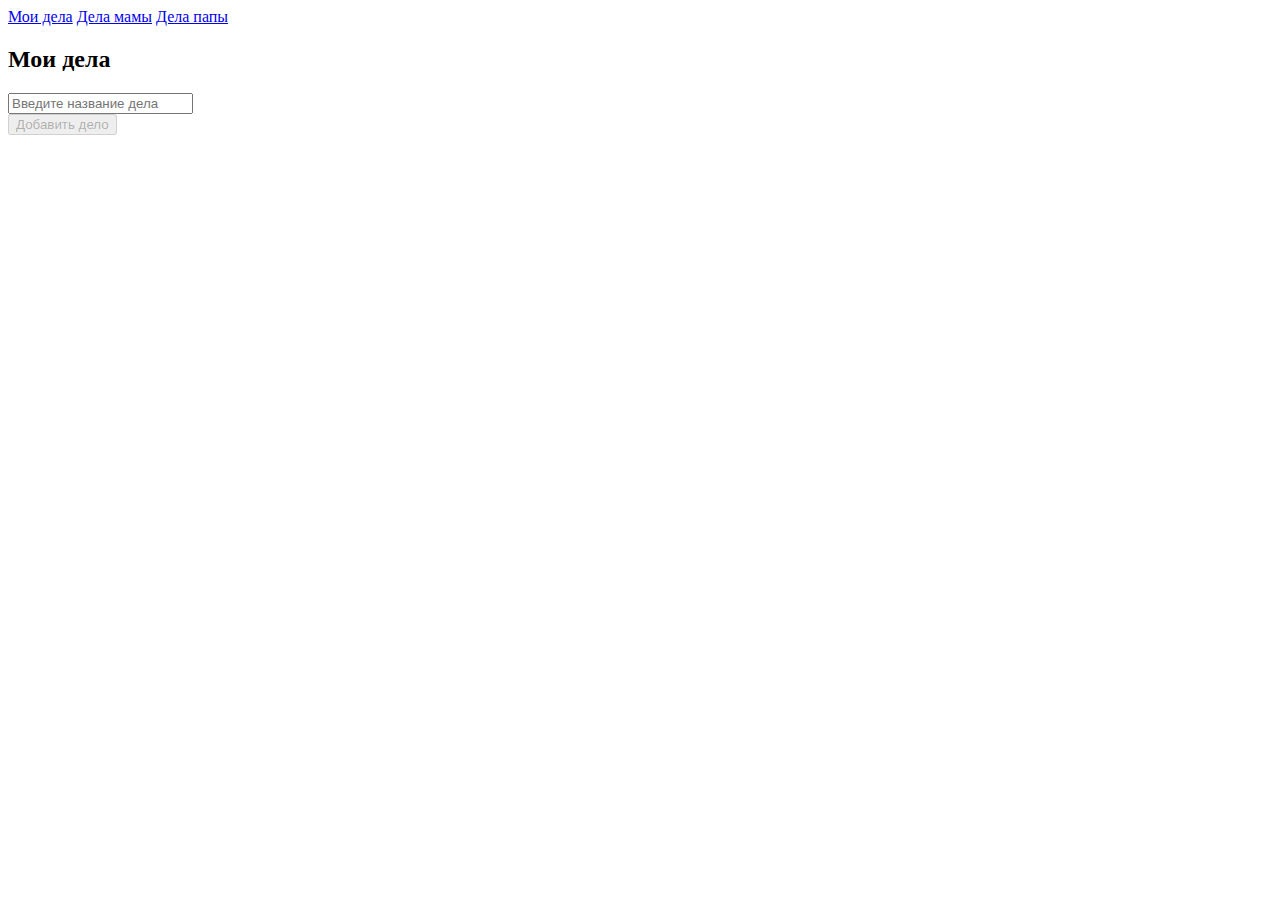
<file: todo/index.html>
<!DOCTYPE html>
<html lang="ru">
  <head>
    <title>TODO</title>
    <meta charset="UTF-8" />
    <meta
      name="viewport"
      content="width=device-width, initial-scale=1.0, shrink-to-fit=no"
    />
    <link
      rel="stylesheet"
      href="https://cdn.jsdelivr.net/npm/bootstrap@4.5.3/dist/css/bootstrap.min.css"
      integrity="sha384-TX8t27EcRE3e/ihU7zmQxVncDAy5uIKz4rEkgIXeMed4M0jlfIDPvg6uqKI2xXr2"
      crossorigin="anonymous"
    />
    <script defer src="./todo-app.js"></script>
    <script defer>
      document.addEventListener("DOMContentLoaded", function () {
        createTodoApp(
          document.getElementById("todo-app"),
          "Мои дела",
          readArrayCases("Мои дела")
        );
      });
    </script>
  </head>
  <body>
    <div class="container nb-5">
      <nav class="nav">
        <a class="nav-link" href="./index.html">Мои дела</a>
        <a class="nav-link" href="./mom.html">Дела мамы</a>
        <a class="nav-link" href="./dad.html">Дела папы</a>
      </nav>
    </div>
    <div id="todo-app" class="container"></div>
  </body>
</html>
</file>
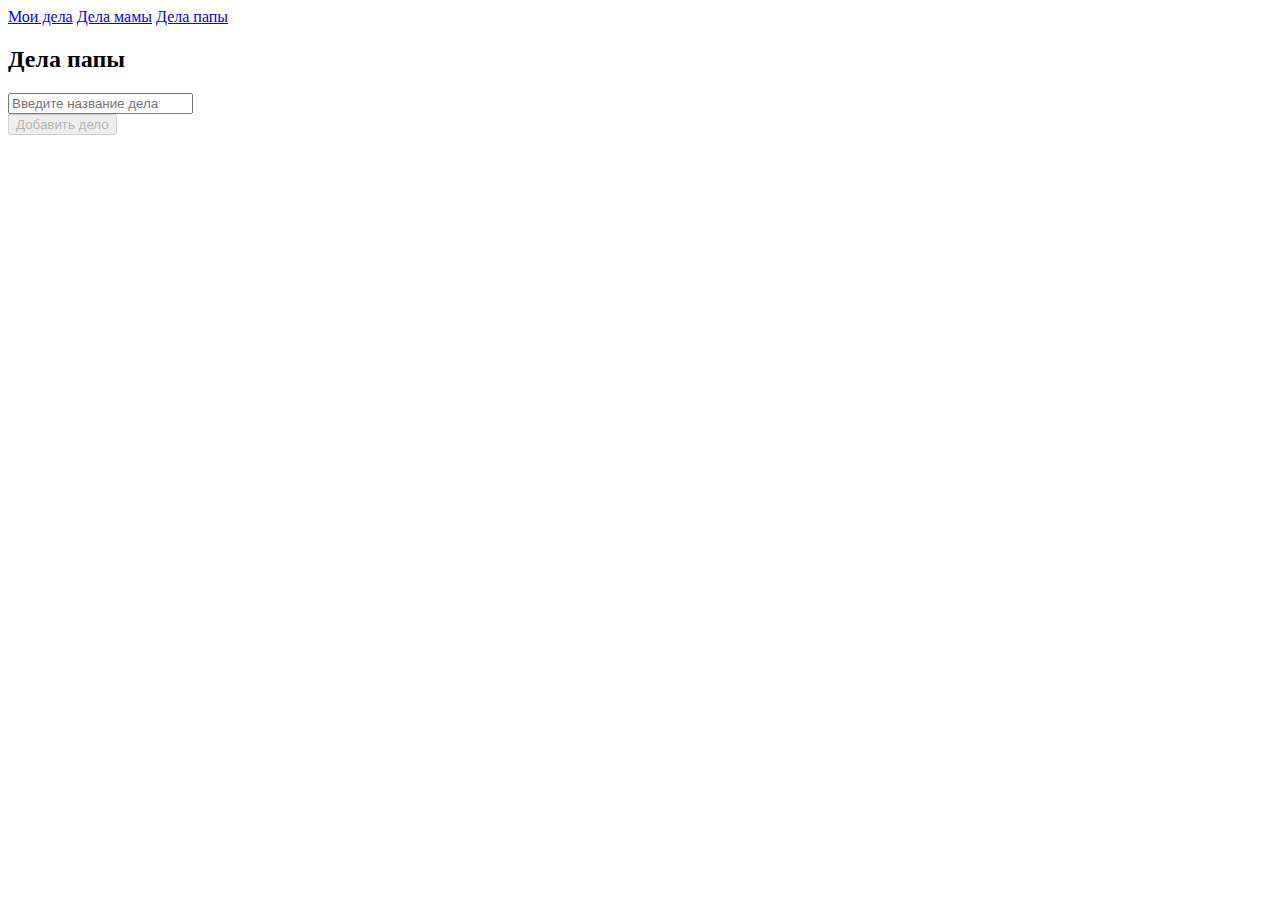
<file: todo/dad.html>
<!DOCTYPE html>
<html lang="ru">
<head>
    <title>TODO</title>
    <meta charset="UTF-8">
       <meta name="viewport" content="width=device-width, initial-scale=1.0, shrink-to-fit=no">
    <link rel="stylesheet" href="https://cdn.jsdelivr.net/npm/bootstrap@4.5.3/dist/css/bootstrap.min.css" integrity="sha384-TX8t27EcRE3e/ihU7zmQxVncDAy5uIKz4rEkgIXeMed4M0jlfIDPvg6uqKI2xXr2" crossorigin="anonymous">
    <script defer src="./todo-app.js"></script>
    <script>
      document.addEventListener('DOMContentLoaded', function() {
  createTodoApp(document.getElementById('todo-app'), 'Дела папы', readArrayCases('Дела папы'))
})
</script>
</head>
<body>
   <div  class="container nb-5">
   <nav class="nav">
      <a class="nav-link" href="./index.html" >Мои дела</a> 
   <a  class="nav-link" href="./mom.html" >Дела мамы</a> 
   <a  class="nav-link" href="./dad.html">Дела папы</a> 
   </nav>   
   </div> 
   <div id="todo-app" class="container"></div>
</body>   
   </html>
</file>
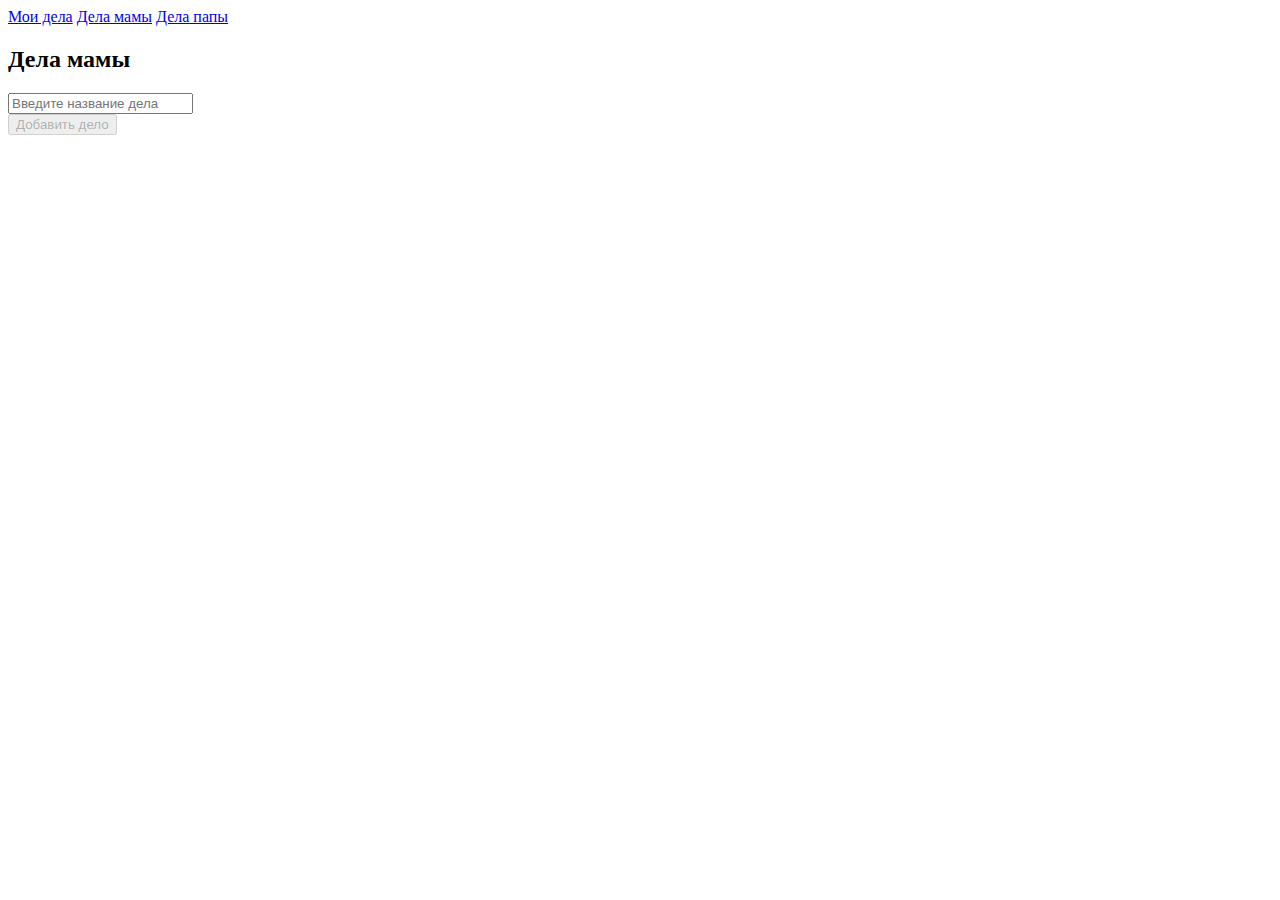
<file: todo/mom.html>
<!DOCTYPE html>
<html lang="ru">
  <head>
    <title>TODO</title>
    <meta charset="UTF-8" />
    <meta
      name="viewport"
      content="width=device-width, initial-scale=1.0, shrink-to-fit=no"
    />
    <link
      rel="stylesheet"
      href="https://cdn.jsdelivr.net/npm/bootstrap@4.5.3/dist/css/bootstrap.min.css"
      integrity="sha384-TX8t27EcRE3e/ihU7zmQxVncDAy5uIKz4rEkgIXeMed4M0jlfIDPvg6uqKI2xXr2"
      crossorigin="anonymous"
    />
    <script defer src="./todo-app.js"></script>
    <script>
      document.addEventListener("DOMContentLoaded", function () {
        createTodoApp(
          document.getElementById("todo-app"),
          "Дела мамы",
          readArrayCases("Дела мамы")
        );
      });
    </script>
  </head>
  <body>
    <div class="container nb-5">
      <nav class="nav">
        <a class="nav-link" href="./index.html">Мои дела</a>
        <a class="nav-link" href="./mom.html">Дела мамы</a>
        <a class="nav-link" href="./dad.html">Дела папы</a>
      </nav>
    </div>
    <div id="todo-app" class="container"></div>
  </body>
</html>
</file>
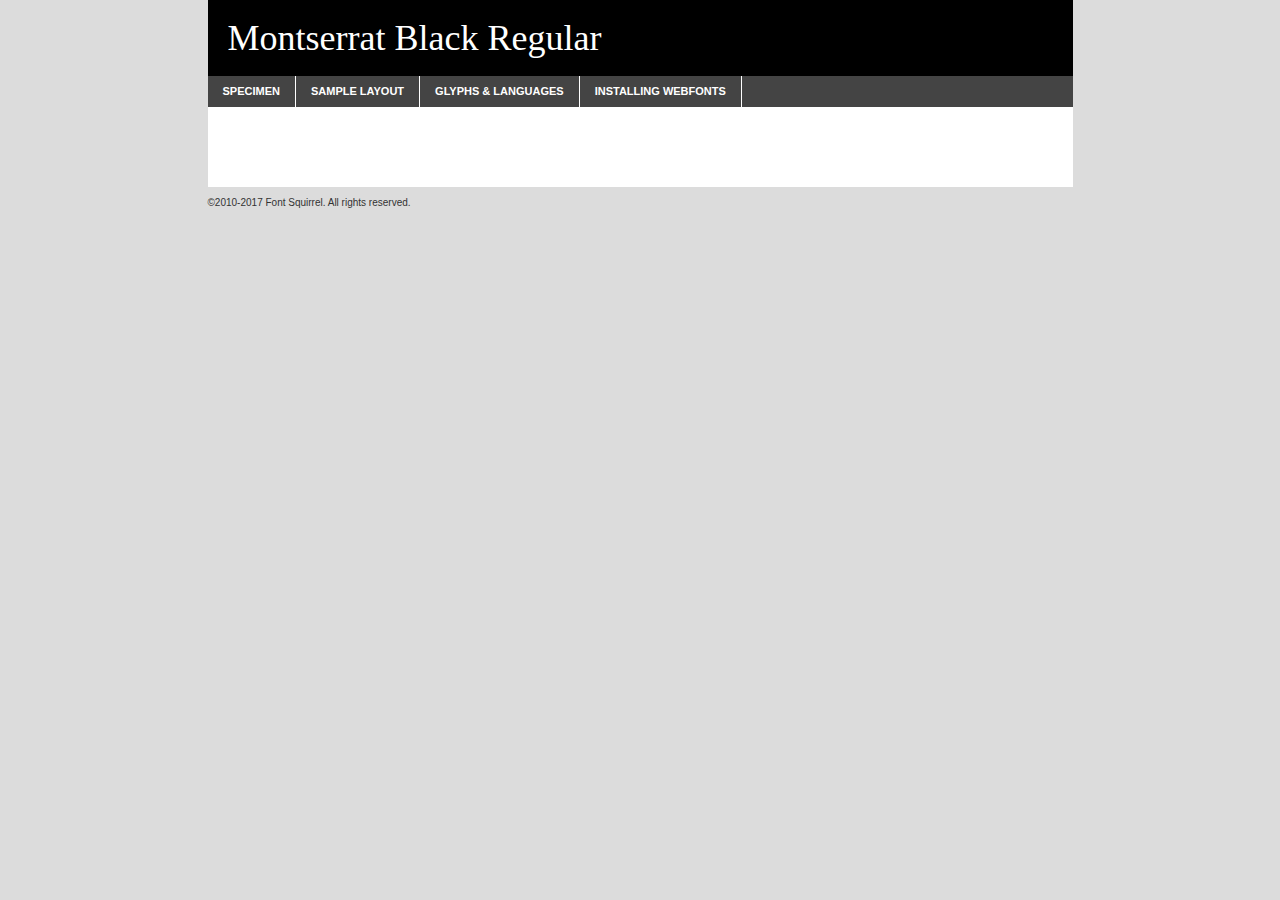
<file: euclid/fonts/montserrat-black-demo.html>
<!DOCTYPE html PUBLIC "-//W3C//DTD XHTML 1.0 Transitional//EN"
	"http://www.w3.org/TR/xhtml1/DTD/xhtml1-transitional.dtd">

<html xmlns="http://www.w3.org/1999/xhtml" xml:lang="en" lang="en">
<head>
	<meta http-equiv="Content-Type" content="text/html; charset=utf-8" />
	<script src="http://ajax.googleapis.com/ajax/libs/jquery/1.7.2/jquery.min.js" type="text/javascript" charset="utf-8"></script>
	<script type="text/javascript">
	(function($){$.fn.easyTabs=function(option){var param=jQuery.extend({fadeSpeed:"fast",defaultContent:1,activeClass:'active'},option);$(this).each(function(){var thisId="#"+this.id;if(param.defaultContent==''){param.defaultContent=1;}
	if(typeof param.defaultContent=="number")
	{var defaultTab=$(thisId+" .tabs li:eq("+(param.defaultContent-1)+") a").attr('href').substr(1);}else{var defaultTab=param.defaultContent;}
	$(thisId+" .tabs li a").each(function(){var tabToHide=$(this).attr('href').substr(1);$("#"+tabToHide).addClass('easytabs-tab-content');});hideAll();changeContent(defaultTab);function hideAll(){$(thisId+" .easytabs-tab-content").hide();}
	function changeContent(tabId){hideAll();$(thisId+" .tabs li").removeClass(param.activeClass);$(thisId+" .tabs li a[href=#"+tabId+"]").closest('li').addClass(param.activeClass);if(param.fadeSpeed!="none")
	{$(thisId+" #"+tabId).fadeIn(param.fadeSpeed);}else{$(thisId+" #"+tabId).show();}}
	$(thisId+" .tabs li").click(function(){var tabId=$(this).find('a').attr('href').substr(1);changeContent(tabId);return false;});});}})(jQuery);
	</script>
	<link rel="stylesheet" href="specimen_files/specimen_stylesheet.css" type="text/css" charset="utf-8" />
	<link rel="stylesheet" href="stylesheet.css" type="text/css" charset="utf-8" />

	<style type="text/css">
					body{
				font-family: 'montserratblack';
							}
		</style>

	<title>Montserrat Black Regular Specimen</title>
	
	
	<script type="text/javascript" charset="utf-8">
		$(document).ready(function() {
			$('#container').easyTabs({defaultContent:1});
		});
	</script>
</head>

<body>
<div id="container">
	<div id="header">
		Montserrat Black Regular	</div>
	<ul class="tabs">
		<li><a href="#specimen">Specimen</a></li>
		<li><a href="#layout">Sample Layout</a></li>
				<li><a href="#glyphs">Glyphs &amp; Languages</a></li>
		<li><a href="#installing">Installing Webfonts</a></li>
		
	</ul>
	
	<div id="main_content">

		
			<div id="specimen">
		
				<div class="section">
					<div class="grid12 firstcol">
						<div class="huge">AaBb</div>
					</div>
				</div>
		
				<div class="section">
					<div class="glyph_range">A&#x200B;B&#x200b;C&#x200b;D&#x200b;E&#x200b;F&#x200b;G&#x200b;H&#x200b;I&#x200b;J&#x200b;K&#x200b;L&#x200b;M&#x200b;N&#x200b;O&#x200b;P&#x200b;Q&#x200b;R&#x200b;S&#x200b;T&#x200b;U&#x200b;V&#x200b;W&#x200b;X&#x200b;Y&#x200b;Z&#x200b;a&#x200b;b&#x200b;c&#x200b;d&#x200b;e&#x200b;f&#x200b;g&#x200b;h&#x200b;i&#x200b;j&#x200b;k&#x200b;l&#x200b;m&#x200b;n&#x200b;o&#x200b;p&#x200b;q&#x200b;r&#x200b;s&#x200b;t&#x200b;u&#x200b;v&#x200b;w&#x200b;x&#x200b;y&#x200b;z&#x200b;1&#x200b;2&#x200b;3&#x200b;4&#x200b;5&#x200b;6&#x200b;7&#x200b;8&#x200b;9&#x200b;0&#x200b;&amp;&#x200b;.&#x200b;,&#x200b;?&#x200b;!&#x200b;&#64;&#x200b;(&#x200b;)&#x200b;#&#x200b;$&#x200b;%&#x200b;*&#x200b;+&#x200b;-&#x200b;=&#x200b;:&#x200b;;</div>
				</div>
				<div class="section">
					<div class="grid12 firstcol">
						<table class="sample_table">
							<tr><td>10</td><td class="size10">abcdefghijklmnopqrstuvwxyzABCDEFGHIJKLMNOPQRSTUVWXYZ0123456789abcdefghijklmnopqrstuvwxyzABCDEFGHIJKLMNOPQRSTUVWXYZ0123456789abcdefghijklmnopqrstuvwxyzABCDEFGHIJKLMNOPQRSTUVWXYZ</td></tr>
							<tr><td>11</td><td class="size11">abcdefghijklmnopqrstuvwxyzABCDEFGHIJKLMNOPQRSTUVWXYZ0123456789abcdefghijklmnopqrstuvwxyzABCDEFGHIJKLMNOPQRSTUVWXYZ0123456789abcdefghijklmnopqrstuvwxyzABCDEFGHIJKLMNOPQRSTUVWXYZ</td></tr>
							<tr><td>12</td><td class="size12">abcdefghijklmnopqrstuvwxyzABCDEFGHIJKLMNOPQRSTUVWXYZ0123456789abcdefghijklmnopqrstuvwxyzABCDEFGHIJKLMNOPQRSTUVWXYZ0123456789abcdefghijklmnopqrstuvwxyzABCDEFGHIJKLMNOPQRSTUVWXYZ</td></tr>
							<tr><td>13</td><td class="size13">abcdefghijklmnopqrstuvwxyzABCDEFGHIJKLMNOPQRSTUVWXYZ0123456789abcdefghijklmnopqrstuvwxyzABCDEFGHIJKLMNOPQRSTUVWXYZ0123456789abcdefghijklmnopqrstuvwxyzABCDEFGHIJKLMNOPQRSTUVWXYZ</td></tr>
							<tr><td>14</td><td class="size14">abcdefghijklmnopqrstuvwxyzABCDEFGHIJKLMNOPQRSTUVWXYZ0123456789abcdefghijklmnopqrstuvwxyzABCDEFGHIJKLMNOPQRSTUVWXYZ0123456789abcdefghijklmnopqrstuvwxyzABCDEFGHIJKLMNOPQRSTUVWXYZ</td></tr>
							<tr><td>16</td><td class="size16">abcdefghijklmnopqrstuvwxyzABCDEFGHIJKLMNOPQRSTUVWXYZ0123456789abcdefghijklmnopqrstuvwxyzABCDEFGHIJKLMNOPQRSTUVWXYZ</td></tr>
							<tr><td>18</td><td class="size18">abcdefghijklmnopqrstuvwxyzABCDEFGHIJKLMNOPQRSTUVWXYZ0123456789abcdefghijklmnopqrstuvwxyzABCDEFGHIJKLMNOPQRSTUVWXYZ</td></tr>
							<tr><td>20</td><td class="size20">abcdefghijklmnopqrstuvwxyzABCDEFGHIJKLMNOPQRSTUVWXYZ0123456789abcdefghijklmnopqrstuvwxyzABCDEFGHIJKLMNOPQRSTUVWXYZ</td></tr>
							<tr><td>24</td><td class="size24">abcdefghijklmnopqrstuvwxyzABCDEFGHIJKLMNOPQRSTUVWXYZ0123456789abcdefghijklmnopqrstuvwxyzABCDEFGHIJKLMNOPQRSTUVWXYZ</td></tr>
							<tr><td>30</td><td class="size30">abcdefghijklmnopqrstuvwxyzABCDEFGHIJKLMNOPQRSTUVWXYZ0123456789abcdefghijklmnopqrstuvwxyzABCDEFGHIJKLMNOPQRSTUVWXYZ</td></tr>
							<tr><td>36</td><td class="size36">abcdefghijklmnopqrstuvwxyzABCDEFGHIJKLMNOPQRSTUVWXYZ0123456789abcdefghijklmnopqrstuvwxyzABCDEFGHIJKLMNOPQRSTUVWXYZ</td></tr>
							<tr><td>48</td><td class="size48">abcdefghijklmnopqrstuvwxyzABCDEFGHIJKLMNOPQRSTUVWXYZ0123456789abcdefghijklmnopqrstuvwxyzABCDEFGHIJKLMNOPQRSTUVWXYZ</td></tr>
							<tr><td>60</td><td class="size60">abcdefghijklmnopqrstuvwxyzABCDEFGHIJKLMNOPQRSTUVWXYZ0123456789abcdefghijklmnopqrstuvwxyzABCDEFGHIJKLMNOPQRSTUVWXYZ</td></tr>
							<tr><td>72</td><td class="size72">abcdefghijklmnopqrstuvwxyzABCDEFGHIJKLMNOPQRSTUVWXYZ0123456789abcdefghijklmnopqrstuvwxyzABCDEFGHIJKLMNOPQRSTUVWXYZ</td></tr>
							<tr><td>90</td><td class="size90">abcdefghijklmnopqrstuvwxyzABCDEFGHIJKLMNOPQRSTUVWXYZ0123456789abcdefghijklmnopqrstuvwxyzABCDEFGHIJKLMNOPQRSTUVWXYZ</td></tr>
						</table>
				
					</div>
			
				</div>
		
		
		
								<div class="section" id="bodycomparison">


										<div id="xheight">
				<div class="fontbody">&#x25FC;&#x25FC;&#x25FC;&#x25FC;&#x25FC;&#x25FC;&#x25FC;&#x25FC;&#x25FC;&#x25FC;&#x25FC;&#x25FC;&#x25FC;&#x25FC;&#x25FC;&#x25FC;&#x25FC;&#x25FC;&#x25FC;&#x25FC;&#x25FC;&#x25FC;&#x25FC;&#x25FC;&#x25FC;&#x25FC;&#x25FC;&#x25FC;&#x25FC;&#x25FC;&#x25FC;&#x25FC;&#x25FC;&#x25FC;&#x25FC;&#x25FC;&#x25FC;&#x25FC;&#x25FC;&#x25FC;&#x25FC;&#x25FC;&#x25FC;&#x25FC;&#x25FC;&#x25FC;&#x25FC;&#x25FC;&#x25FC;&#x25FC;&#x25FC;&#x25FC;&#x25FC;&#x25FC;&#x25FC;&#x25FC;&#x25FC;&#x25FC;&#x25FC;&#x25FC;&#x25FC;&#x25FC;&#x25FC;&#x25FC;&#x25FC;&#x25FC;&#x25FC;&#x25FC;&#x25FC;&#x25FC;&#x25FC;&#x25FC;&#x25FC;&#x25FC;&#x25FC;&#x25FC;&#x25FC;&#x25FC;&#x25FC;&#x25FC;&#x25FC;&#x25FC;&#x25FC;&#x25FC;&#x25FC;&#x25FC;&#x25FC;&#x25FC;&#x25FC;&#x25FC;&#x25FC;&#x25FC;&#x25FC;&#x25FC;&#x25FC;&#x25FC;&#x25FC;&#x25FC;&#x25FC;body</div><div class="arialbody">body</div><div class="verdanabody">body</div><div class="georgiabody">body</div></div>
										<div class="fontbody" style="z-index:1">
											body<span>Montserrat Black Regular</span>
										</div>
										<div class="arialbody" style="z-index:1">
											body<span>Arial</span>
										</div>
										<div class="verdanabody" style="z-index:1">
											body<span>Verdana</span>
										</div>
										<div class="georgiabody" style="z-index:1">
											body<span>Georgia</span>
										</div>



								</div>
		
		
				<div class="section psample psample_row1" id="">
					
					<div class="grid2 firstcol">
						<p class="size10"><span>10.</span>Aenean lacinia bibendum nulla sed consectetur. Fusce dapibus, tellus ac cursus commodo, tortor mauris condimentum nibh, ut fermentum massa justo sit amet risus. Nullam id dolor id nibh ultricies vehicula ut id elit. Cum sociis natoque penatibus et magnis dis parturient montes, nascetur ridiculus mus. Nulla vitae elit libero, a pharetra augue.</p>
			
					</div>
					<div class="grid3">
						<p class="size11"><span>11.</span>Aenean lacinia bibendum nulla sed consectetur. Fusce dapibus, tellus ac cursus commodo, tortor mauris condimentum nibh, ut fermentum massa justo sit amet risus. Nullam id dolor id nibh ultricies vehicula ut id elit. Cum sociis natoque penatibus et magnis dis parturient montes, nascetur ridiculus mus. Nulla vitae elit libero, a pharetra augue.</p>
			
					</div>
					<div class="grid3">
						<p class="size12"><span>12.</span>Aenean lacinia bibendum nulla sed consectetur. Fusce dapibus, tellus ac cursus commodo, tortor mauris condimentum nibh, ut fermentum massa justo sit amet risus. Nullam id dolor id nibh ultricies vehicula ut id elit. Cum sociis natoque penatibus et magnis dis parturient montes, nascetur ridiculus mus. Nulla vitae elit libero, a pharetra augue.</p>
			
					</div>
					<div class="grid4">
						<p class="size13"><span>13.</span>Aenean lacinia bibendum nulla sed consectetur. Fusce dapibus, tellus ac cursus commodo, tortor mauris condimentum nibh, ut fermentum massa justo sit amet risus. Nullam id dolor id nibh ultricies vehicula ut id elit. Cum sociis natoque penatibus et magnis dis parturient montes, nascetur ridiculus mus. Nulla vitae elit libero, a pharetra augue.</p>
			
					</div>
					<div class="white_blend"></div>
					
				</div>
				<div class="section psample psample_row2" id="">
					<div class="grid3 firstcol">
						<p class="size14"><span>14.</span>Aenean lacinia bibendum nulla sed consectetur. Fusce dapibus, tellus ac cursus commodo, tortor mauris condimentum nibh, ut fermentum massa justo sit amet risus. Nullam id dolor id nibh ultricies vehicula ut id elit. Cum sociis natoque penatibus et magnis dis parturient montes, nascetur ridiculus mus. Nulla vitae elit libero, a pharetra augue.</p>
			
					</div>
					<div class="grid4">
						<p class="size16"><span>16.</span>Aenean lacinia bibendum nulla sed consectetur. Fusce dapibus, tellus ac cursus commodo, tortor mauris condimentum nibh, ut fermentum massa justo sit amet risus. Nullam id dolor id nibh ultricies vehicula ut id elit. Cum sociis natoque penatibus et magnis dis parturient montes, nascetur ridiculus mus. Nulla vitae elit libero, a pharetra augue.</p>
			
					</div>
					<div class="grid5">
						<p class="size18"><span>18.</span>Aenean lacinia bibendum nulla sed consectetur. Fusce dapibus, tellus ac cursus commodo, tortor mauris condimentum nibh, ut fermentum massa justo sit amet risus. Nullam id dolor id nibh ultricies vehicula ut id elit. Cum sociis natoque penatibus et magnis dis parturient montes, nascetur ridiculus mus. Nulla vitae elit libero, a pharetra augue.</p>
			
					</div>

					<div class="white_blend"></div>

				</div>
				
				<div class="section psample psample_row3" id="">
					<div class="grid5 firstcol">
						<p class="size20"><span>20.</span>Aenean lacinia bibendum nulla sed consectetur. Fusce dapibus, tellus ac cursus commodo, tortor mauris condimentum nibh, ut fermentum massa justo sit amet risus. Nullam id dolor id nibh ultricies vehicula ut id elit. Cum sociis natoque penatibus et magnis dis parturient montes, nascetur ridiculus mus. Nulla vitae elit libero, a pharetra augue.</p>
					</div>
					<div class="grid7">
						<p class="size24"><span>24.</span>Aenean lacinia bibendum nulla sed consectetur. Fusce dapibus, tellus ac cursus commodo, tortor mauris condimentum nibh, ut fermentum massa justo sit amet risus. Nullam id dolor id nibh ultricies vehicula ut id elit. Cum sociis natoque penatibus et magnis dis parturient montes, nascetur ridiculus mus. Nulla vitae elit libero, a pharetra augue.</p>
					</div>
					
					<div class="white_blend"></div>
					
				</div>
				
				<div class="section psample psample_row4" id="">
					<div class="grid12 firstcol">
						<p class="size30"><span>30.</span>Aenean lacinia bibendum nulla sed consectetur. Fusce dapibus, tellus ac cursus commodo, tortor mauris condimentum nibh, ut fermentum massa justo sit amet risus. Nullam id dolor id nibh ultricies vehicula ut id elit. Cum sociis natoque penatibus et magnis dis parturient montes, nascetur ridiculus mus. Nulla vitae elit libero, a pharetra augue.</p>
					</div>
					<div class="white_blend"></div>
					
				</div>
				
				
				
				<div class="section psample psample_row1 fullreverse">
					<div class="grid2 firstcol">
						<p class="size10"><span>10.</span>Aenean lacinia bibendum nulla sed consectetur. Fusce dapibus, tellus ac cursus commodo, tortor mauris condimentum nibh, ut fermentum massa justo sit amet risus. Nullam id dolor id nibh ultricies vehicula ut id elit. Cum sociis natoque penatibus et magnis dis parturient montes, nascetur ridiculus mus. Nulla vitae elit libero, a pharetra augue.</p>
			
					</div>
					<div class="grid3">
						<p class="size11"><span>11.</span>Aenean lacinia bibendum nulla sed consectetur. Fusce dapibus, tellus ac cursus commodo, tortor mauris condimentum nibh, ut fermentum massa justo sit amet risus. Nullam id dolor id nibh ultricies vehicula ut id elit. Cum sociis natoque penatibus et magnis dis parturient montes, nascetur ridiculus mus. Nulla vitae elit libero, a pharetra augue.</p>
			
					</div>
					<div class="grid3">
						<p class="size12"><span>12.</span>Aenean lacinia bibendum nulla sed consectetur. Fusce dapibus, tellus ac cursus commodo, tortor mauris condimentum nibh, ut fermentum massa justo sit amet risus. Nullam id dolor id nibh ultricies vehicula ut id elit. Cum sociis natoque penatibus et magnis dis parturient montes, nascetur ridiculus mus. Nulla vitae elit libero, a pharetra augue.</p>
			
					</div>
					<div class="grid4">
						<p class="size13"><span>13.</span>Aenean lacinia bibendum nulla sed consectetur. Fusce dapibus, tellus ac cursus commodo, tortor mauris condimentum nibh, ut fermentum massa justo sit amet risus. Nullam id dolor id nibh ultricies vehicula ut id elit. Cum sociis natoque penatibus et magnis dis parturient montes, nascetur ridiculus mus. Nulla vitae elit libero, a pharetra augue.</p>
			
					</div>
					<div class="black_blend"></div>
					
				</div>
				
				<div class="section psample psample_row2 fullreverse">
					<div class="grid3 firstcol">
						<p class="size14"><span>14.</span>Aenean lacinia bibendum nulla sed consectetur. Fusce dapibus, tellus ac cursus commodo, tortor mauris condimentum nibh, ut fermentum massa justo sit amet risus. Nullam id dolor id nibh ultricies vehicula ut id elit. Cum sociis natoque penatibus et magnis dis parturient montes, nascetur ridiculus mus. Nulla vitae elit libero, a pharetra augue.</p>
			
					</div>
					<div class="grid4">
						<p class="size16"><span>16.</span>Aenean lacinia bibendum nulla sed consectetur. Fusce dapibus, tellus ac cursus commodo, tortor mauris condimentum nibh, ut fermentum massa justo sit amet risus. Nullam id dolor id nibh ultricies vehicula ut id elit. Cum sociis natoque penatibus et magnis dis parturient montes, nascetur ridiculus mus. Nulla vitae elit libero, a pharetra augue.</p>
			
					</div>
					<div class="grid5">
						<p class="size18"><span>18.</span>Aenean lacinia bibendum nulla sed consectetur. Fusce dapibus, tellus ac cursus commodo, tortor mauris condimentum nibh, ut fermentum massa justo sit amet risus. Nullam id dolor id nibh ultricies vehicula ut id elit. Cum sociis natoque penatibus et magnis dis parturient montes, nascetur ridiculus mus. Nulla vitae elit libero, a pharetra augue.</p>
			
					</div>
					<div class="black_blend"></div>

				</div>
				
				<div class="section psample fullreverse psample_row3" id="">
					<div class="grid5 firstcol">
						<p class="size20"><span>20.</span>Aenean lacinia bibendum nulla sed consectetur. Fusce dapibus, tellus ac cursus commodo, tortor mauris condimentum nibh, ut fermentum massa justo sit amet risus. Nullam id dolor id nibh ultricies vehicula ut id elit. Cum sociis natoque penatibus et magnis dis parturient montes, nascetur ridiculus mus. Nulla vitae elit libero, a pharetra augue.</p>
					</div>
					<div class="grid7">
						<p class="size24"><span>24.</span>Aenean lacinia bibendum nulla sed consectetur. Fusce dapibus, tellus ac cursus commodo, tortor mauris condimentum nibh, ut fermentum massa justo sit amet risus. Nullam id dolor id nibh ultricies vehicula ut id elit. Cum sociis natoque penatibus et magnis dis parturient montes, nascetur ridiculus mus. Nulla vitae elit libero, a pharetra augue.</p>
					</div>
					
					<div class="black_blend"></div>
					
				</div>
				
				<div class="section psample fullreverse psample_row4" id="" style="border-bottom: 20px #000 solid;">
					<div class="grid12 firstcol">
						<p class="size30"><span>30.</span>Aenean lacinia bibendum nulla sed consectetur. Fusce dapibus, tellus ac cursus commodo, tortor mauris condimentum nibh, ut fermentum massa justo sit amet risus. Nullam id dolor id nibh ultricies vehicula ut id elit. Cum sociis natoque penatibus et magnis dis parturient montes, nascetur ridiculus mus. Nulla vitae elit libero, a pharetra augue.</p>
					</div>
					<div class="black_blend"></div>
					
				</div>
				
				
				
				
			</div>
			
			<div id="layout">
				
				<div class="section">
					
					<div class="grid12 firstcol">
						<h1>Lorem Ipsum Dolor</h1>
						<h2>Etiam porta sem malesuada magna mollis euismod</h2>
						
						<p class="byline">By <a href="#link">Aenean Lacinia</a></p>
					</div>
				</div>
				<div class="section">
					<div class="grid8 firstcol">
						<p class="large">Donec sed odio dui. Morbi leo risus, porta ac consectetur ac, vestibulum at eros. Fusce dapibus, tellus ac cursus commodo, tortor mauris condimentum nibh, ut fermentum massa justo sit amet risus. </p>

						
						<h3>Pellentesque ornare sem</h3>

						<p>Maecenas sed diam eget risus varius blandit sit amet non magna. Maecenas faucibus mollis interdum. Donec ullamcorper nulla non metus auctor fringilla. Nullam id dolor id nibh ultricies vehicula ut id elit. Nullam id dolor id nibh ultricies vehicula ut id elit. </p>

						<p>Aenean eu leo quam. Pellentesque ornare sem lacinia quam venenatis vestibulum. Lorem ipsum dolor sit amet, consectetur adipiscing elit. Cum sociis natoque penatibus et magnis dis parturient montes, nascetur ridiculus mus. </p>

						<p>Nulla vitae elit libero, a pharetra augue. Praesent commodo cursus magna, vel scelerisque nisl consectetur et. Aenean lacinia bibendum nulla sed consectetur. </p>

						<p>Nullam quis risus eget urna mollis ornare vel eu leo. Nullam quis risus eget urna mollis ornare vel eu leo. Maecenas sed diam eget risus varius blandit sit amet non magna. Donec ullamcorper nulla non metus auctor fringilla. </p>

						<h3>Cras mattis consectetur</h3>

						<p>Aenean eu leo quam. Pellentesque ornare sem lacinia quam venenatis vestibulum. Aenean lacinia bibendum nulla sed consectetur. Integer posuere erat a ante venenatis dapibus posuere velit aliquet. Cras mattis consectetur purus sit amet fermentum. </p>

						<p>Nullam id dolor id nibh ultricies vehicula ut id elit. Nullam quis risus eget urna mollis ornare vel eu leo. Cras mattis consectetur purus sit amet fermentum.</p>
					</div>
					
					<div class="grid4 sidebar">
						
						<div class="box reverse">
							<p class="last">Nullam quis risus eget urna mollis ornare vel eu leo. Donec ullamcorper nulla non metus auctor fringilla. Cras mattis consectetur purus sit amet fermentum. Sed posuere consectetur est at lobortis. Lorem ipsum dolor sit amet, consectetur adipiscing elit. </p>
						</div>
						
						<p class="caption">Maecenas sed diam eget risus varius.</p>

						<p>Vestibulum id ligula porta felis euismod semper. Integer posuere erat a ante venenatis dapibus posuere velit aliquet. Vestibulum id ligula porta felis euismod semper. Sed posuere consectetur est at lobortis. Maecenas sed diam eget risus varius blandit sit amet non magna. Fusce dapibus, tellus ac cursus commodo, tortor mauris condimentum nibh, ut fermentum massa justo sit amet risus. </p>

					

						<p>Duis mollis, est non commodo luctus, nisi erat porttitor ligula, eget lacinia odio sem nec elit. Aenean lacinia bibendum nulla sed consectetur. Vivamus sagittis lacus vel augue laoreet rutrum faucibus dolor auctor. Aenean lacinia bibendum nulla sed consectetur. Nullam quis risus eget urna mollis ornare vel eu leo. </p>

						<p>Praesent commodo cursus magna, vel scelerisque nisl consectetur et. Donec ullamcorper nulla non metus auctor fringilla. Maecenas faucibus mollis interdum. Fusce dapibus, tellus ac cursus commodo, tortor mauris condimentum nibh, ut fermentum massa justo sit amet risus. </p>

					</div>
				</div>
				
			</div>


			



		<div id="glyphs">
			<div class="section">
				<div class="grid12 firstcol">
			
				<h1>Language Support</h1>
				<p>The subset of Montserrat Black Regular in this kit supports the following languages:<br />
			
					Cyrillic, English, Arrernte, Bislama, Cebuano, Fijian, Gilbertese, Hmong, Ibanag, Iloko_ilokano, Interglossa_glosa, Interlingua, Lojban, Norfolk_pitcairnese, Oromo, Rotokas, Seychelles_creole, Shona, Somali, Southern_ndebele, Swahili, Swati_swazi, Tok_pisin, Turkmen_cyrillic, Uyghur_cyrillic, Votic_cyrillic, Warlpiri, Xhosa, Zulu, Latinbasic, Ubasic, Demo, Moldovan				</p>
				<h1>Glyph Chart</h1>
				<p>The subset of Montserrat Black Regular in this kit includes all the glyphs listed below. Unicode entities are included above each glyph to help you insert individual characters into your layout.</p>
				<div id="glyph_chart">
			
																														 <div><p>&amp;#13;</p>&#13;</div>
																				 <div><p>&amp;#32;</p>&#32;</div>
																				 <div><p>&amp;#33;</p>&#33;</div>
																				 <div><p>&amp;#34;</p>&#34;</div>
																				 <div><p>&amp;#35;</p>&#35;</div>
																				 <div><p>&amp;#36;</p>&#36;</div>
																				 <div><p>&amp;#37;</p>&#37;</div>
																				 <div><p>&amp;#38;</p>&#38;</div>
																				 <div><p>&amp;#39;</p>&#39;</div>
																				 <div><p>&amp;#40;</p>&#40;</div>
																				 <div><p>&amp;#41;</p>&#41;</div>
																				 <div><p>&amp;#42;</p>&#42;</div>
																				 <div><p>&amp;#43;</p>&#43;</div>
																				 <div><p>&amp;#44;</p>&#44;</div>
																				 <div><p>&amp;#45;</p>&#45;</div>
																				 <div><p>&amp;#46;</p>&#46;</div>
																				 <div><p>&amp;#47;</p>&#47;</div>
																				 <div><p>&amp;#48;</p>&#48;</div>
																				 <div><p>&amp;#49;</p>&#49;</div>
																				 <div><p>&amp;#50;</p>&#50;</div>
																				 <div><p>&amp;#51;</p>&#51;</div>
																				 <div><p>&amp;#52;</p>&#52;</div>
																				 <div><p>&amp;#53;</p>&#53;</div>
																				 <div><p>&amp;#54;</p>&#54;</div>
																				 <div><p>&amp;#55;</p>&#55;</div>
																				 <div><p>&amp;#56;</p>&#56;</div>
																				 <div><p>&amp;#57;</p>&#57;</div>
																				 <div><p>&amp;#58;</p>&#58;</div>
																				 <div><p>&amp;#59;</p>&#59;</div>
																				 <div><p>&amp;#60;</p>&#60;</div>
																				 <div><p>&amp;#61;</p>&#61;</div>
																				 <div><p>&amp;#62;</p>&#62;</div>
																				 <div><p>&amp;#63;</p>&#63;</div>
																				 <div><p>&amp;#64;</p>&#64;</div>
																				 <div><p>&amp;#65;</p>&#65;</div>
																				 <div><p>&amp;#66;</p>&#66;</div>
																				 <div><p>&amp;#67;</p>&#67;</div>
																				 <div><p>&amp;#68;</p>&#68;</div>
																				 <div><p>&amp;#69;</p>&#69;</div>
																				 <div><p>&amp;#70;</p>&#70;</div>
																				 <div><p>&amp;#71;</p>&#71;</div>
																				 <div><p>&amp;#72;</p>&#72;</div>
																				 <div><p>&amp;#73;</p>&#73;</div>
																				 <div><p>&amp;#74;</p>&#74;</div>
																				 <div><p>&amp;#75;</p>&#75;</div>
																				 <div><p>&amp;#76;</p>&#76;</div>
																				 <div><p>&amp;#77;</p>&#77;</div>
																				 <div><p>&amp;#78;</p>&#78;</div>
																				 <div><p>&amp;#79;</p>&#79;</div>
																				 <div><p>&amp;#80;</p>&#80;</div>
																				 <div><p>&amp;#81;</p>&#81;</div>
																				 <div><p>&amp;#82;</p>&#82;</div>
																				 <div><p>&amp;#83;</p>&#83;</div>
																				 <div><p>&amp;#84;</p>&#84;</div>
																				 <div><p>&amp;#85;</p>&#85;</div>
																				 <div><p>&amp;#86;</p>&#86;</div>
																				 <div><p>&amp;#87;</p>&#87;</div>
																				 <div><p>&amp;#88;</p>&#88;</div>
																				 <div><p>&amp;#89;</p>&#89;</div>
																				 <div><p>&amp;#90;</p>&#90;</div>
																				 <div><p>&amp;#91;</p>&#91;</div>
																				 <div><p>&amp;#92;</p>&#92;</div>
																				 <div><p>&amp;#93;</p>&#93;</div>
																				 <div><p>&amp;#94;</p>&#94;</div>
																				 <div><p>&amp;#95;</p>&#95;</div>
																				 <div><p>&amp;#96;</p>&#96;</div>
																				 <div><p>&amp;#97;</p>&#97;</div>
																				 <div><p>&amp;#98;</p>&#98;</div>
																				 <div><p>&amp;#99;</p>&#99;</div>
																				 <div><p>&amp;#100;</p>&#100;</div>
																				 <div><p>&amp;#101;</p>&#101;</div>
																				 <div><p>&amp;#102;</p>&#102;</div>
																				 <div><p>&amp;#103;</p>&#103;</div>
																				 <div><p>&amp;#104;</p>&#104;</div>
																				 <div><p>&amp;#105;</p>&#105;</div>
																				 <div><p>&amp;#106;</p>&#106;</div>
																				 <div><p>&amp;#107;</p>&#107;</div>
																				 <div><p>&amp;#108;</p>&#108;</div>
																				 <div><p>&amp;#109;</p>&#109;</div>
																				 <div><p>&amp;#110;</p>&#110;</div>
																				 <div><p>&amp;#111;</p>&#111;</div>
																				 <div><p>&amp;#112;</p>&#112;</div>
																				 <div><p>&amp;#113;</p>&#113;</div>
																				 <div><p>&amp;#114;</p>&#114;</div>
																				 <div><p>&amp;#115;</p>&#115;</div>
																				 <div><p>&amp;#116;</p>&#116;</div>
																				 <div><p>&amp;#117;</p>&#117;</div>
																				 <div><p>&amp;#118;</p>&#118;</div>
																				 <div><p>&amp;#119;</p>&#119;</div>
																				 <div><p>&amp;#120;</p>&#120;</div>
																				 <div><p>&amp;#121;</p>&#121;</div>
																				 <div><p>&amp;#122;</p>&#122;</div>
																				 <div><p>&amp;#123;</p>&#123;</div>
																				 <div><p>&amp;#124;</p>&#124;</div>
																				 <div><p>&amp;#125;</p>&#125;</div>
																				 <div><p>&amp;#126;</p>&#126;</div>
																				 <div><p>&amp;#160;</p>&#160;</div>
																				 <div><p>&amp;#162;</p>&#162;</div>
																				 <div><p>&amp;#163;</p>&#163;</div>
																				 <div><p>&amp;#165;</p>&#165;</div>
																				 <div><p>&amp;#168;</p>&#168;</div>
																				 <div><p>&amp;#169;</p>&#169;</div>
																				 <div><p>&amp;#171;</p>&#171;</div>
																				 <div><p>&amp;#173;</p>&#173;</div>
																				 <div><p>&amp;#174;</p>&#174;</div>
																				 <div><p>&amp;#180;</p>&#180;</div>
																				 <div><p>&amp;#184;</p>&#184;</div>
																				 <div><p>&amp;#187;</p>&#187;</div>
																				 <div><p>&amp;#710;</p>&#710;</div>
																				 <div><p>&amp;#730;</p>&#730;</div>
																				 <div><p>&amp;#732;</p>&#732;</div>
																				 <div><p>&amp;#1024;</p>&#1024;</div>
																				 <div><p>&amp;#1025;</p>&#1025;</div>
																				 <div><p>&amp;#1026;</p>&#1026;</div>
																				 <div><p>&amp;#1027;</p>&#1027;</div>
																				 <div><p>&amp;#1028;</p>&#1028;</div>
																				 <div><p>&amp;#1029;</p>&#1029;</div>
																				 <div><p>&amp;#1030;</p>&#1030;</div>
																				 <div><p>&amp;#1031;</p>&#1031;</div>
																				 <div><p>&amp;#1032;</p>&#1032;</div>
																				 <div><p>&amp;#1033;</p>&#1033;</div>
																				 <div><p>&amp;#1034;</p>&#1034;</div>
																				 <div><p>&amp;#1035;</p>&#1035;</div>
																				 <div><p>&amp;#1036;</p>&#1036;</div>
																				 <div><p>&amp;#1037;</p>&#1037;</div>
																				 <div><p>&amp;#1038;</p>&#1038;</div>
																				 <div><p>&amp;#1039;</p>&#1039;</div>
																				 <div><p>&amp;#1040;</p>&#1040;</div>
																				 <div><p>&amp;#1041;</p>&#1041;</div>
																				 <div><p>&amp;#1042;</p>&#1042;</div>
																				 <div><p>&amp;#1043;</p>&#1043;</div>
																				 <div><p>&amp;#1044;</p>&#1044;</div>
																				 <div><p>&amp;#1045;</p>&#1045;</div>
																				 <div><p>&amp;#1046;</p>&#1046;</div>
																				 <div><p>&amp;#1047;</p>&#1047;</div>
																				 <div><p>&amp;#1048;</p>&#1048;</div>
																				 <div><p>&amp;#1049;</p>&#1049;</div>
																				 <div><p>&amp;#1050;</p>&#1050;</div>
																				 <div><p>&amp;#1051;</p>&#1051;</div>
																				 <div><p>&amp;#1052;</p>&#1052;</div>
																				 <div><p>&amp;#1053;</p>&#1053;</div>
																				 <div><p>&amp;#1054;</p>&#1054;</div>
																				 <div><p>&amp;#1055;</p>&#1055;</div>
																				 <div><p>&amp;#1056;</p>&#1056;</div>
																				 <div><p>&amp;#1057;</p>&#1057;</div>
																				 <div><p>&amp;#1058;</p>&#1058;</div>
																				 <div><p>&amp;#1059;</p>&#1059;</div>
																				 <div><p>&amp;#1060;</p>&#1060;</div>
																				 <div><p>&amp;#1061;</p>&#1061;</div>
																				 <div><p>&amp;#1062;</p>&#1062;</div>
																				 <div><p>&amp;#1063;</p>&#1063;</div>
																				 <div><p>&amp;#1064;</p>&#1064;</div>
																				 <div><p>&amp;#1065;</p>&#1065;</div>
																				 <div><p>&amp;#1066;</p>&#1066;</div>
																				 <div><p>&amp;#1067;</p>&#1067;</div>
																				 <div><p>&amp;#1068;</p>&#1068;</div>
																				 <div><p>&amp;#1069;</p>&#1069;</div>
																				 <div><p>&amp;#1070;</p>&#1070;</div>
																				 <div><p>&amp;#1071;</p>&#1071;</div>
																				 <div><p>&amp;#1072;</p>&#1072;</div>
																				 <div><p>&amp;#1073;</p>&#1073;</div>
																				 <div><p>&amp;#1074;</p>&#1074;</div>
																				 <div><p>&amp;#1075;</p>&#1075;</div>
																				 <div><p>&amp;#1076;</p>&#1076;</div>
																				 <div><p>&amp;#1077;</p>&#1077;</div>
																				 <div><p>&amp;#1078;</p>&#1078;</div>
																				 <div><p>&amp;#1079;</p>&#1079;</div>
																				 <div><p>&amp;#1080;</p>&#1080;</div>
																				 <div><p>&amp;#1081;</p>&#1081;</div>
																				 <div><p>&amp;#1082;</p>&#1082;</div>
																				 <div><p>&amp;#1083;</p>&#1083;</div>
																				 <div><p>&amp;#1084;</p>&#1084;</div>
																				 <div><p>&amp;#1085;</p>&#1085;</div>
																				 <div><p>&amp;#1086;</p>&#1086;</div>
																				 <div><p>&amp;#1087;</p>&#1087;</div>
																				 <div><p>&amp;#1088;</p>&#1088;</div>
																				 <div><p>&amp;#1089;</p>&#1089;</div>
																				 <div><p>&amp;#1090;</p>&#1090;</div>
																				 <div><p>&amp;#1091;</p>&#1091;</div>
																				 <div><p>&amp;#1092;</p>&#1092;</div>
																				 <div><p>&amp;#1093;</p>&#1093;</div>
																				 <div><p>&amp;#1094;</p>&#1094;</div>
																				 <div><p>&amp;#1095;</p>&#1095;</div>
																				 <div><p>&amp;#1096;</p>&#1096;</div>
																				 <div><p>&amp;#1097;</p>&#1097;</div>
																				 <div><p>&amp;#1098;</p>&#1098;</div>
																				 <div><p>&amp;#1099;</p>&#1099;</div>
																				 <div><p>&amp;#1100;</p>&#1100;</div>
																				 <div><p>&amp;#1101;</p>&#1101;</div>
																				 <div><p>&amp;#1102;</p>&#1102;</div>
																				 <div><p>&amp;#1103;</p>&#1103;</div>
																				 <div><p>&amp;#1104;</p>&#1104;</div>
																				 <div><p>&amp;#1105;</p>&#1105;</div>
																				 <div><p>&amp;#1106;</p>&#1106;</div>
																				 <div><p>&amp;#1107;</p>&#1107;</div>
																				 <div><p>&amp;#1108;</p>&#1108;</div>
																				 <div><p>&amp;#1109;</p>&#1109;</div>
																				 <div><p>&amp;#1110;</p>&#1110;</div>
																				 <div><p>&amp;#1111;</p>&#1111;</div>
																				 <div><p>&amp;#1112;</p>&#1112;</div>
																				 <div><p>&amp;#1113;</p>&#1113;</div>
																				 <div><p>&amp;#1114;</p>&#1114;</div>
																				 <div><p>&amp;#1115;</p>&#1115;</div>
																				 <div><p>&amp;#1116;</p>&#1116;</div>
																				 <div><p>&amp;#1117;</p>&#1117;</div>
																				 <div><p>&amp;#1118;</p>&#1118;</div>
																				 <div><p>&amp;#1119;</p>&#1119;</div>
																				 <div><p>&amp;#1122;</p>&#1122;</div>
																				 <div><p>&amp;#1123;</p>&#1123;</div>
																				 <div><p>&amp;#1130;</p>&#1130;</div>
																				 <div><p>&amp;#1131;</p>&#1131;</div>
																				 <div><p>&amp;#1138;</p>&#1138;</div>
																				 <div><p>&amp;#1139;</p>&#1139;</div>
																				 <div><p>&amp;#1140;</p>&#1140;</div>
																				 <div><p>&amp;#1141;</p>&#1141;</div>
																				 <div><p>&amp;#1162;</p>&#1162;</div>
																				 <div><p>&amp;#1163;</p>&#1163;</div>
																				 <div><p>&amp;#1164;</p>&#1164;</div>
																				 <div><p>&amp;#1165;</p>&#1165;</div>
																				 <div><p>&amp;#1166;</p>&#1166;</div>
																				 <div><p>&amp;#1167;</p>&#1167;</div>
																				 <div><p>&amp;#1168;</p>&#1168;</div>
																				 <div><p>&amp;#1169;</p>&#1169;</div>
																				 <div><p>&amp;#1170;</p>&#1170;</div>
																				 <div><p>&amp;#1171;</p>&#1171;</div>
																				 <div><p>&amp;#1172;</p>&#1172;</div>
																				 <div><p>&amp;#1173;</p>&#1173;</div>
																				 <div><p>&amp;#1174;</p>&#1174;</div>
																				 <div><p>&amp;#1175;</p>&#1175;</div>
																				 <div><p>&amp;#1176;</p>&#1176;</div>
																				 <div><p>&amp;#1177;</p>&#1177;</div>
																				 <div><p>&amp;#1178;</p>&#1178;</div>
																				 <div><p>&amp;#1179;</p>&#1179;</div>
																				 <div><p>&amp;#1180;</p>&#1180;</div>
																				 <div><p>&amp;#1181;</p>&#1181;</div>
																				 <div><p>&amp;#1182;</p>&#1182;</div>
																				 <div><p>&amp;#1183;</p>&#1183;</div>
																				 <div><p>&amp;#1184;</p>&#1184;</div>
																				 <div><p>&amp;#1185;</p>&#1185;</div>
																				 <div><p>&amp;#1186;</p>&#1186;</div>
																				 <div><p>&amp;#1187;</p>&#1187;</div>
																				 <div><p>&amp;#1188;</p>&#1188;</div>
																				 <div><p>&amp;#1189;</p>&#1189;</div>
																				 <div><p>&amp;#1190;</p>&#1190;</div>
																				 <div><p>&amp;#1191;</p>&#1191;</div>
																				 <div><p>&amp;#1192;</p>&#1192;</div>
																				 <div><p>&amp;#1193;</p>&#1193;</div>
																				 <div><p>&amp;#1194;</p>&#1194;</div>
																				 <div><p>&amp;#1195;</p>&#1195;</div>
																				 <div><p>&amp;#1196;</p>&#1196;</div>
																				 <div><p>&amp;#1197;</p>&#1197;</div>
																				 <div><p>&amp;#1198;</p>&#1198;</div>
																				 <div><p>&amp;#1199;</p>&#1199;</div>
																				 <div><p>&amp;#1200;</p>&#1200;</div>
																				 <div><p>&amp;#1201;</p>&#1201;</div>
																				 <div><p>&amp;#1202;</p>&#1202;</div>
																				 <div><p>&amp;#1203;</p>&#1203;</div>
																				 <div><p>&amp;#1204;</p>&#1204;</div>
																				 <div><p>&amp;#1205;</p>&#1205;</div>
																				 <div><p>&amp;#1206;</p>&#1206;</div>
																				 <div><p>&amp;#1207;</p>&#1207;</div>
																				 <div><p>&amp;#1208;</p>&#1208;</div>
																				 <div><p>&amp;#1209;</p>&#1209;</div>
																				 <div><p>&amp;#1210;</p>&#1210;</div>
																				 <div><p>&amp;#1211;</p>&#1211;</div>
																				 <div><p>&amp;#1212;</p>&#1212;</div>
																				 <div><p>&amp;#1213;</p>&#1213;</div>
																				 <div><p>&amp;#1214;</p>&#1214;</div>
																				 <div><p>&amp;#1215;</p>&#1215;</div>
																				 <div><p>&amp;#1216;</p>&#1216;</div>
																				 <div><p>&amp;#1217;</p>&#1217;</div>
																				 <div><p>&amp;#1218;</p>&#1218;</div>
																				 <div><p>&amp;#1219;</p>&#1219;</div>
																				 <div><p>&amp;#1220;</p>&#1220;</div>
																				 <div><p>&amp;#1222;</p>&#1222;</div>
																				 <div><p>&amp;#1223;</p>&#1223;</div>
																				 <div><p>&amp;#1224;</p>&#1224;</div>
																				 <div><p>&amp;#1225;</p>&#1225;</div>
																				 <div><p>&amp;#1226;</p>&#1226;</div>
																				 <div><p>&amp;#1227;</p>&#1227;</div>
																				 <div><p>&amp;#1228;</p>&#1228;</div>
																				 <div><p>&amp;#1229;</p>&#1229;</div>
																				 <div><p>&amp;#1230;</p>&#1230;</div>
																				 <div><p>&amp;#1231;</p>&#1231;</div>
																				 <div><p>&amp;#1232;</p>&#1232;</div>
																				 <div><p>&amp;#1233;</p>&#1233;</div>
																				 <div><p>&amp;#1234;</p>&#1234;</div>
																				 <div><p>&amp;#1235;</p>&#1235;</div>
																				 <div><p>&amp;#1236;</p>&#1236;</div>
																				 <div><p>&amp;#1237;</p>&#1237;</div>
																				 <div><p>&amp;#1238;</p>&#1238;</div>
																				 <div><p>&amp;#1239;</p>&#1239;</div>
																				 <div><p>&amp;#1240;</p>&#1240;</div>
																				 <div><p>&amp;#1241;</p>&#1241;</div>
																				 <div><p>&amp;#1242;</p>&#1242;</div>
																				 <div><p>&amp;#1243;</p>&#1243;</div>
																				 <div><p>&amp;#1244;</p>&#1244;</div>
																				 <div><p>&amp;#1245;</p>&#1245;</div>
																				 <div><p>&amp;#1246;</p>&#1246;</div>
																				 <div><p>&amp;#1247;</p>&#1247;</div>
																				 <div><p>&amp;#1248;</p>&#1248;</div>
																				 <div><p>&amp;#1249;</p>&#1249;</div>
																				 <div><p>&amp;#1250;</p>&#1250;</div>
																				 <div><p>&amp;#1251;</p>&#1251;</div>
																				 <div><p>&amp;#1252;</p>&#1252;</div>
																				 <div><p>&amp;#1253;</p>&#1253;</div>
																				 <div><p>&amp;#1254;</p>&#1254;</div>
																				 <div><p>&amp;#1255;</p>&#1255;</div>
																				 <div><p>&amp;#1256;</p>&#1256;</div>
																				 <div><p>&amp;#1257;</p>&#1257;</div>
																				 <div><p>&amp;#1258;</p>&#1258;</div>
																				 <div><p>&amp;#1259;</p>&#1259;</div>
																				 <div><p>&amp;#1260;</p>&#1260;</div>
																				 <div><p>&amp;#1261;</p>&#1261;</div>
																				 <div><p>&amp;#1262;</p>&#1262;</div>
																				 <div><p>&amp;#1263;</p>&#1263;</div>
																				 <div><p>&amp;#1264;</p>&#1264;</div>
																				 <div><p>&amp;#1265;</p>&#1265;</div>
																				 <div><p>&amp;#1266;</p>&#1266;</div>
																				 <div><p>&amp;#1267;</p>&#1267;</div>
																				 <div><p>&amp;#1268;</p>&#1268;</div>
																				 <div><p>&amp;#1269;</p>&#1269;</div>
																				 <div><p>&amp;#1270;</p>&#1270;</div>
																				 <div><p>&amp;#1271;</p>&#1271;</div>
																				 <div><p>&amp;#1272;</p>&#1272;</div>
																				 <div><p>&amp;#1273;</p>&#1273;</div>
																				 <div><p>&amp;#1274;</p>&#1274;</div>
																				 <div><p>&amp;#1275;</p>&#1275;</div>
																				 <div><p>&amp;#1276;</p>&#1276;</div>
																				 <div><p>&amp;#1277;</p>&#1277;</div>
																				 <div><p>&amp;#1278;</p>&#1278;</div>
																				 <div><p>&amp;#1279;</p>&#1279;</div>
																				 <div><p>&amp;#8192;</p>&#8192;</div>
																				 <div><p>&amp;#8193;</p>&#8193;</div>
																				 <div><p>&amp;#8194;</p>&#8194;</div>
																				 <div><p>&amp;#8195;</p>&#8195;</div>
																				 <div><p>&amp;#8196;</p>&#8196;</div>
																				 <div><p>&amp;#8197;</p>&#8197;</div>
																				 <div><p>&amp;#8198;</p>&#8198;</div>
																				 <div><p>&amp;#8199;</p>&#8199;</div>
																				 <div><p>&amp;#8200;</p>&#8200;</div>
																				 <div><p>&amp;#8201;</p>&#8201;</div>
																				 <div><p>&amp;#8202;</p>&#8202;</div>
																				 <div><p>&amp;#8208;</p>&#8208;</div>
																				 <div><p>&amp;#8209;</p>&#8209;</div>
																				 <div><p>&amp;#8210;</p>&#8210;</div>
																				 <div><p>&amp;#8211;</p>&#8211;</div>
																				 <div><p>&amp;#8212;</p>&#8212;</div>
																				 <div><p>&amp;#8216;</p>&#8216;</div>
																				 <div><p>&amp;#8217;</p>&#8217;</div>
																				 <div><p>&amp;#8218;</p>&#8218;</div>
																				 <div><p>&amp;#8220;</p>&#8220;</div>
																				 <div><p>&amp;#8221;</p>&#8221;</div>
																				 <div><p>&amp;#8222;</p>&#8222;</div>
																				 <div><p>&amp;#8226;</p>&#8226;</div>
																				 <div><p>&amp;#8230;</p>&#8230;</div>
																				 <div><p>&amp;#8239;</p>&#8239;</div>
																				 <div><p>&amp;#8249;</p>&#8249;</div>
																				 <div><p>&amp;#8250;</p>&#8250;</div>
																				 <div><p>&amp;#8287;</p>&#8287;</div>
																				 <div><p>&amp;#8364;</p>&#8364;</div>
																				 <div><p>&amp;#8482;</p>&#8482;</div>
																				 <div><p>&amp;#9724;</p>&#9724;</div>
																																						</div>	
				</div>
		
		
			</div>
		</div>
		
		
		<div id="specs">
			
		</div>
	
		<div id="installing">
			<div class="section">
				<div class="grid7 firstcol">
					<h1>Installing Webfonts</h1>
					
					<p>Webfonts are supported by all major browser platforms but not all in the same way. There are currently four different font formats that must be included in order to target all browsers. This includes TTF, WOFF, EOT and SVG.</p>
					
					<h2>1. Upload your webfonts</h2>
					<p>You must upload your webfont kit to your website. They should be in or near the same directory as your CSS files.</p>
					
					<h2>2. Include the webfont stylesheet</h2>
					<p>A special CSS @font-face declaration helps the various browsers select the appropriate font it needs without causing you a bunch of headaches. Learn more about this syntax by reading the <a href="https://www.fontspring.com/blog/further-hardening-of-the-bulletproof-syntax">Fontspring blog post</a> about it. The code for it is as follows:</p>


<code>
@font-face{ 
	font-family: 'MyWebFont';
	src: url('WebFont.eot');
	src: url('WebFont.eot?#iefix') format('embedded-opentype'),
	     url('WebFont.woff') format('woff'),
	     url('WebFont.ttf') format('truetype'),
	     url('WebFont.svg#webfont') format('svg');
}
</code>

	<p>We've already gone ahead and generated the code for you. All you have to do is link to the stylesheet in your HTML, like this:</p>
	<code>&lt;link rel=&quot;stylesheet&quot; href=&quot;stylesheet.css&quot; type=&quot;text/css&quot; charset=&quot;utf-8&quot; /&gt;</code>

					<h2>3. Modify your own stylesheet</h2>
					<p>To take advantage of your new fonts, you must tell your stylesheet to use them. Look at the original @font-face declaration above and find the property called "font-family." The name linked there will be what you use to reference the font. Prepend that webfont name to the font stack in the "font-family" property, inside the selector you want to change. For example:</p>
<code>p { font-family: 'WebFont', Arial, sans-serif; }</code>

<h2>4. Test</h2>
<p>Getting webfonts to work cross-browser <em>can</em> be tricky. Use the information in the sidebar to help you if you find that fonts aren't loading in a particular browser.</p>
				</div>
				
				<div class="grid5 sidebar">
					<div class="box">
						<h2>Troubleshooting<br />Font-Face Problems</h2>
						<p>Having trouble getting your webfonts to load in your new website? Here are some tips to sort out what might be the problem.</p>

						<h3>Fonts not showing in any browser</h3>

						<p>This sounds like you need to work on the plumbing. You either did not upload the fonts to the correct directory, or you did not link the fonts properly in the CSS. If you've confirmed that all this is correct and you still have a problem, take a look at your .htaccess file and see if requests are getting intercepted.</p>

						<h3>Fonts not loading in iPhone or iPad</h3>

						<p>The most common problem here is that you are serving the fonts from an IIS server. IIS refuses to serve files that have unknown MIME types. If that is the case, you must set the MIME type for SVG to "image/svg+xml" in the server settings. Follow these instructions from Microsoft if you need help.</p>

						<h3>Fonts not loading in Firefox</h3>

						<p>The primary reason for this failure? You are still using a version Firefox older than 3.5. So upgrade already! If that isn't it, then you are very likely serving fonts from a different domain. Firefox requires that all font assets be served from the same domain. Lastly it is possible that you need to add WOFF to your list of MIME types (if you are serving via IIS.)</p>

						<h3>Fonts not loading in IE</h3>

						<p>Are you looking at Internet Explorer on an actual Windows machine or are you cheating by using a service like Adobe BrowserLab? Many of these screenshot services do not render @font-face for IE. Best to test it on a real machine.</p>

						<h3>Fonts not loading in IE9</h3>

						<p>IE9, like Firefox, requires that fonts be served from the same domain as the website. Make sure that is the case.</p>
					</div>
				</div>
			</div>
			
		</div>
	
	</div>
	<div id="footer">
		<p>&copy;2010-2017 Font Squirrel. All rights reserved.</p>
	</div>
</div>
</body>
</html>
</file>
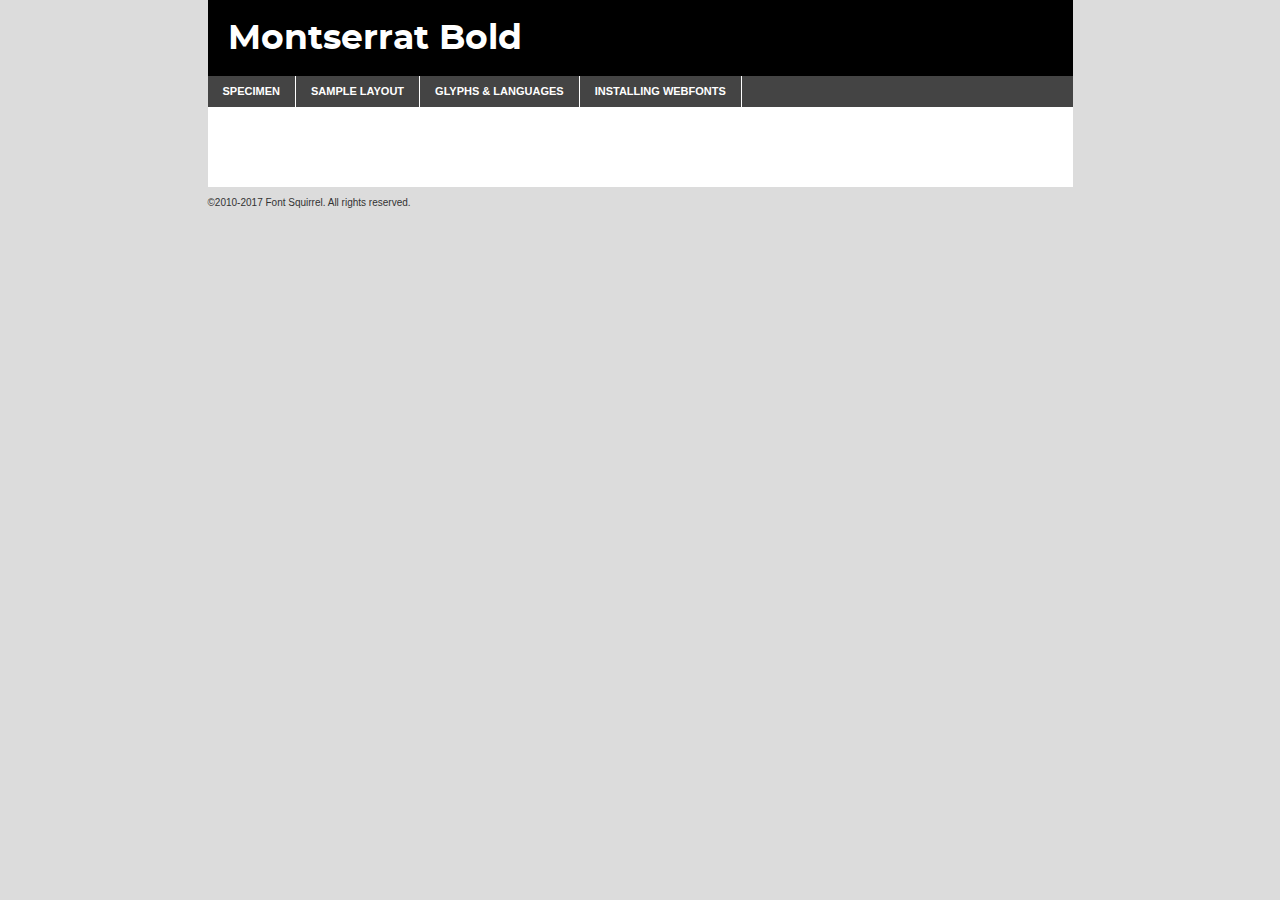
<file: euclid/fonts/montserrat-bold-demo.html>
<!DOCTYPE html PUBLIC "-//W3C//DTD XHTML 1.0 Transitional//EN"
	"http://www.w3.org/TR/xhtml1/DTD/xhtml1-transitional.dtd">

<html xmlns="http://www.w3.org/1999/xhtml" xml:lang="en" lang="en">
<head>
	<meta http-equiv="Content-Type" content="text/html; charset=utf-8" />
	<script src="http://ajax.googleapis.com/ajax/libs/jquery/1.7.2/jquery.min.js" type="text/javascript" charset="utf-8"></script>
	<script type="text/javascript">
	(function($){$.fn.easyTabs=function(option){var param=jQuery.extend({fadeSpeed:"fast",defaultContent:1,activeClass:'active'},option);$(this).each(function(){var thisId="#"+this.id;if(param.defaultContent==''){param.defaultContent=1;}
	if(typeof param.defaultContent=="number")
	{var defaultTab=$(thisId+" .tabs li:eq("+(param.defaultContent-1)+") a").attr('href').substr(1);}else{var defaultTab=param.defaultContent;}
	$(thisId+" .tabs li a").each(function(){var tabToHide=$(this).attr('href').substr(1);$("#"+tabToHide).addClass('easytabs-tab-content');});hideAll();changeContent(defaultTab);function hideAll(){$(thisId+" .easytabs-tab-content").hide();}
	function changeContent(tabId){hideAll();$(thisId+" .tabs li").removeClass(param.activeClass);$(thisId+" .tabs li a[href=#"+tabId+"]").closest('li').addClass(param.activeClass);if(param.fadeSpeed!="none")
	{$(thisId+" #"+tabId).fadeIn(param.fadeSpeed);}else{$(thisId+" #"+tabId).show();}}
	$(thisId+" .tabs li").click(function(){var tabId=$(this).find('a').attr('href').substr(1);changeContent(tabId);return false;});});}})(jQuery);
	</script>
	<link rel="stylesheet" href="specimen_files/specimen_stylesheet.css" type="text/css" charset="utf-8" />
	<link rel="stylesheet" href="stylesheet.css" type="text/css" charset="utf-8" />

	<style type="text/css">
					body{
				font-family: 'montserratbold';
							}
		</style>

	<title>Montserrat Bold Specimen</title>
	
	
	<script type="text/javascript" charset="utf-8">
		$(document).ready(function() {
			$('#container').easyTabs({defaultContent:1});
		});
	</script>
</head>

<body>
<div id="container">
	<div id="header">
		Montserrat Bold	</div>
	<ul class="tabs">
		<li><a href="#specimen">Specimen</a></li>
		<li><a href="#layout">Sample Layout</a></li>
				<li><a href="#glyphs">Glyphs &amp; Languages</a></li>
		<li><a href="#installing">Installing Webfonts</a></li>
		
	</ul>
	
	<div id="main_content">

		
			<div id="specimen">
		
				<div class="section">
					<div class="grid12 firstcol">
						<div class="huge">AaBb</div>
					</div>
				</div>
		
				<div class="section">
					<div class="glyph_range">A&#x200B;B&#x200b;C&#x200b;D&#x200b;E&#x200b;F&#x200b;G&#x200b;H&#x200b;I&#x200b;J&#x200b;K&#x200b;L&#x200b;M&#x200b;N&#x200b;O&#x200b;P&#x200b;Q&#x200b;R&#x200b;S&#x200b;T&#x200b;U&#x200b;V&#x200b;W&#x200b;X&#x200b;Y&#x200b;Z&#x200b;a&#x200b;b&#x200b;c&#x200b;d&#x200b;e&#x200b;f&#x200b;g&#x200b;h&#x200b;i&#x200b;j&#x200b;k&#x200b;l&#x200b;m&#x200b;n&#x200b;o&#x200b;p&#x200b;q&#x200b;r&#x200b;s&#x200b;t&#x200b;u&#x200b;v&#x200b;w&#x200b;x&#x200b;y&#x200b;z&#x200b;1&#x200b;2&#x200b;3&#x200b;4&#x200b;5&#x200b;6&#x200b;7&#x200b;8&#x200b;9&#x200b;0&#x200b;&amp;&#x200b;.&#x200b;,&#x200b;?&#x200b;!&#x200b;&#64;&#x200b;(&#x200b;)&#x200b;#&#x200b;$&#x200b;%&#x200b;*&#x200b;+&#x200b;-&#x200b;=&#x200b;:&#x200b;;</div>
				</div>
				<div class="section">
					<div class="grid12 firstcol">
						<table class="sample_table">
							<tr><td>10</td><td class="size10">abcdefghijklmnopqrstuvwxyzABCDEFGHIJKLMNOPQRSTUVWXYZ0123456789abcdefghijklmnopqrstuvwxyzABCDEFGHIJKLMNOPQRSTUVWXYZ0123456789abcdefghijklmnopqrstuvwxyzABCDEFGHIJKLMNOPQRSTUVWXYZ</td></tr>
							<tr><td>11</td><td class="size11">abcdefghijklmnopqrstuvwxyzABCDEFGHIJKLMNOPQRSTUVWXYZ0123456789abcdefghijklmnopqrstuvwxyzABCDEFGHIJKLMNOPQRSTUVWXYZ0123456789abcdefghijklmnopqrstuvwxyzABCDEFGHIJKLMNOPQRSTUVWXYZ</td></tr>
							<tr><td>12</td><td class="size12">abcdefghijklmnopqrstuvwxyzABCDEFGHIJKLMNOPQRSTUVWXYZ0123456789abcdefghijklmnopqrstuvwxyzABCDEFGHIJKLMNOPQRSTUVWXYZ0123456789abcdefghijklmnopqrstuvwxyzABCDEFGHIJKLMNOPQRSTUVWXYZ</td></tr>
							<tr><td>13</td><td class="size13">abcdefghijklmnopqrstuvwxyzABCDEFGHIJKLMNOPQRSTUVWXYZ0123456789abcdefghijklmnopqrstuvwxyzABCDEFGHIJKLMNOPQRSTUVWXYZ0123456789abcdefghijklmnopqrstuvwxyzABCDEFGHIJKLMNOPQRSTUVWXYZ</td></tr>
							<tr><td>14</td><td class="size14">abcdefghijklmnopqrstuvwxyzABCDEFGHIJKLMNOPQRSTUVWXYZ0123456789abcdefghijklmnopqrstuvwxyzABCDEFGHIJKLMNOPQRSTUVWXYZ0123456789abcdefghijklmnopqrstuvwxyzABCDEFGHIJKLMNOPQRSTUVWXYZ</td></tr>
							<tr><td>16</td><td class="size16">abcdefghijklmnopqrstuvwxyzABCDEFGHIJKLMNOPQRSTUVWXYZ0123456789abcdefghijklmnopqrstuvwxyzABCDEFGHIJKLMNOPQRSTUVWXYZ</td></tr>
							<tr><td>18</td><td class="size18">abcdefghijklmnopqrstuvwxyzABCDEFGHIJKLMNOPQRSTUVWXYZ0123456789abcdefghijklmnopqrstuvwxyzABCDEFGHIJKLMNOPQRSTUVWXYZ</td></tr>
							<tr><td>20</td><td class="size20">abcdefghijklmnopqrstuvwxyzABCDEFGHIJKLMNOPQRSTUVWXYZ0123456789abcdefghijklmnopqrstuvwxyzABCDEFGHIJKLMNOPQRSTUVWXYZ</td></tr>
							<tr><td>24</td><td class="size24">abcdefghijklmnopqrstuvwxyzABCDEFGHIJKLMNOPQRSTUVWXYZ0123456789abcdefghijklmnopqrstuvwxyzABCDEFGHIJKLMNOPQRSTUVWXYZ</td></tr>
							<tr><td>30</td><td class="size30">abcdefghijklmnopqrstuvwxyzABCDEFGHIJKLMNOPQRSTUVWXYZ0123456789abcdefghijklmnopqrstuvwxyzABCDEFGHIJKLMNOPQRSTUVWXYZ</td></tr>
							<tr><td>36</td><td class="size36">abcdefghijklmnopqrstuvwxyzABCDEFGHIJKLMNOPQRSTUVWXYZ0123456789abcdefghijklmnopqrstuvwxyzABCDEFGHIJKLMNOPQRSTUVWXYZ</td></tr>
							<tr><td>48</td><td class="size48">abcdefghijklmnopqrstuvwxyzABCDEFGHIJKLMNOPQRSTUVWXYZ0123456789abcdefghijklmnopqrstuvwxyzABCDEFGHIJKLMNOPQRSTUVWXYZ</td></tr>
							<tr><td>60</td><td class="size60">abcdefghijklmnopqrstuvwxyzABCDEFGHIJKLMNOPQRSTUVWXYZ0123456789abcdefghijklmnopqrstuvwxyzABCDEFGHIJKLMNOPQRSTUVWXYZ</td></tr>
							<tr><td>72</td><td class="size72">abcdefghijklmnopqrstuvwxyzABCDEFGHIJKLMNOPQRSTUVWXYZ0123456789abcdefghijklmnopqrstuvwxyzABCDEFGHIJKLMNOPQRSTUVWXYZ</td></tr>
							<tr><td>90</td><td class="size90">abcdefghijklmnopqrstuvwxyzABCDEFGHIJKLMNOPQRSTUVWXYZ0123456789abcdefghijklmnopqrstuvwxyzABCDEFGHIJKLMNOPQRSTUVWXYZ</td></tr>
						</table>
				
					</div>
			
				</div>
		
		
		
								<div class="section" id="bodycomparison">


										<div id="xheight">
				<div class="fontbody">&#x25FC;&#x25FC;&#x25FC;&#x25FC;&#x25FC;&#x25FC;&#x25FC;&#x25FC;&#x25FC;&#x25FC;&#x25FC;&#x25FC;&#x25FC;&#x25FC;&#x25FC;&#x25FC;&#x25FC;&#x25FC;&#x25FC;&#x25FC;&#x25FC;&#x25FC;&#x25FC;&#x25FC;&#x25FC;&#x25FC;&#x25FC;&#x25FC;&#x25FC;&#x25FC;&#x25FC;&#x25FC;&#x25FC;&#x25FC;&#x25FC;&#x25FC;&#x25FC;&#x25FC;&#x25FC;&#x25FC;&#x25FC;&#x25FC;&#x25FC;&#x25FC;&#x25FC;&#x25FC;&#x25FC;&#x25FC;&#x25FC;&#x25FC;&#x25FC;&#x25FC;&#x25FC;&#x25FC;&#x25FC;&#x25FC;&#x25FC;&#x25FC;&#x25FC;&#x25FC;&#x25FC;&#x25FC;&#x25FC;&#x25FC;&#x25FC;&#x25FC;&#x25FC;&#x25FC;&#x25FC;&#x25FC;&#x25FC;&#x25FC;&#x25FC;&#x25FC;&#x25FC;&#x25FC;&#x25FC;&#x25FC;&#x25FC;&#x25FC;&#x25FC;&#x25FC;&#x25FC;&#x25FC;&#x25FC;&#x25FC;&#x25FC;&#x25FC;&#x25FC;&#x25FC;&#x25FC;&#x25FC;&#x25FC;&#x25FC;&#x25FC;&#x25FC;&#x25FC;&#x25FC;&#x25FC;body</div><div class="arialbody">body</div><div class="verdanabody">body</div><div class="georgiabody">body</div></div>
										<div class="fontbody" style="z-index:1">
											body<span>Montserrat Bold</span>
										</div>
										<div class="arialbody" style="z-index:1">
											body<span>Arial</span>
										</div>
										<div class="verdanabody" style="z-index:1">
											body<span>Verdana</span>
										</div>
										<div class="georgiabody" style="z-index:1">
											body<span>Georgia</span>
										</div>



								</div>
		
		
				<div class="section psample psample_row1" id="">
					
					<div class="grid2 firstcol">
						<p class="size10"><span>10.</span>Aenean lacinia bibendum nulla sed consectetur. Fusce dapibus, tellus ac cursus commodo, tortor mauris condimentum nibh, ut fermentum massa justo sit amet risus. Nullam id dolor id nibh ultricies vehicula ut id elit. Cum sociis natoque penatibus et magnis dis parturient montes, nascetur ridiculus mus. Nulla vitae elit libero, a pharetra augue.</p>
			
					</div>
					<div class="grid3">
						<p class="size11"><span>11.</span>Aenean lacinia bibendum nulla sed consectetur. Fusce dapibus, tellus ac cursus commodo, tortor mauris condimentum nibh, ut fermentum massa justo sit amet risus. Nullam id dolor id nibh ultricies vehicula ut id elit. Cum sociis natoque penatibus et magnis dis parturient montes, nascetur ridiculus mus. Nulla vitae elit libero, a pharetra augue.</p>
			
					</div>
					<div class="grid3">
						<p class="size12"><span>12.</span>Aenean lacinia bibendum nulla sed consectetur. Fusce dapibus, tellus ac cursus commodo, tortor mauris condimentum nibh, ut fermentum massa justo sit amet risus. Nullam id dolor id nibh ultricies vehicula ut id elit. Cum sociis natoque penatibus et magnis dis parturient montes, nascetur ridiculus mus. Nulla vitae elit libero, a pharetra augue.</p>
			
					</div>
					<div class="grid4">
						<p class="size13"><span>13.</span>Aenean lacinia bibendum nulla sed consectetur. Fusce dapibus, tellus ac cursus commodo, tortor mauris condimentum nibh, ut fermentum massa justo sit amet risus. Nullam id dolor id nibh ultricies vehicula ut id elit. Cum sociis natoque penatibus et magnis dis parturient montes, nascetur ridiculus mus. Nulla vitae elit libero, a pharetra augue.</p>
			
					</div>
					<div class="white_blend"></div>
					
				</div>
				<div class="section psample psample_row2" id="">
					<div class="grid3 firstcol">
						<p class="size14"><span>14.</span>Aenean lacinia bibendum nulla sed consectetur. Fusce dapibus, tellus ac cursus commodo, tortor mauris condimentum nibh, ut fermentum massa justo sit amet risus. Nullam id dolor id nibh ultricies vehicula ut id elit. Cum sociis natoque penatibus et magnis dis parturient montes, nascetur ridiculus mus. Nulla vitae elit libero, a pharetra augue.</p>
			
					</div>
					<div class="grid4">
						<p class="size16"><span>16.</span>Aenean lacinia bibendum nulla sed consectetur. Fusce dapibus, tellus ac cursus commodo, tortor mauris condimentum nibh, ut fermentum massa justo sit amet risus. Nullam id dolor id nibh ultricies vehicula ut id elit. Cum sociis natoque penatibus et magnis dis parturient montes, nascetur ridiculus mus. Nulla vitae elit libero, a pharetra augue.</p>
			
					</div>
					<div class="grid5">
						<p class="size18"><span>18.</span>Aenean lacinia bibendum nulla sed consectetur. Fusce dapibus, tellus ac cursus commodo, tortor mauris condimentum nibh, ut fermentum massa justo sit amet risus. Nullam id dolor id nibh ultricies vehicula ut id elit. Cum sociis natoque penatibus et magnis dis parturient montes, nascetur ridiculus mus. Nulla vitae elit libero, a pharetra augue.</p>
			
					</div>

					<div class="white_blend"></div>

				</div>
				
				<div class="section psample psample_row3" id="">
					<div class="grid5 firstcol">
						<p class="size20"><span>20.</span>Aenean lacinia bibendum nulla sed consectetur. Fusce dapibus, tellus ac cursus commodo, tortor mauris condimentum nibh, ut fermentum massa justo sit amet risus. Nullam id dolor id nibh ultricies vehicula ut id elit. Cum sociis natoque penatibus et magnis dis parturient montes, nascetur ridiculus mus. Nulla vitae elit libero, a pharetra augue.</p>
					</div>
					<div class="grid7">
						<p class="size24"><span>24.</span>Aenean lacinia bibendum nulla sed consectetur. Fusce dapibus, tellus ac cursus commodo, tortor mauris condimentum nibh, ut fermentum massa justo sit amet risus. Nullam id dolor id nibh ultricies vehicula ut id elit. Cum sociis natoque penatibus et magnis dis parturient montes, nascetur ridiculus mus. Nulla vitae elit libero, a pharetra augue.</p>
					</div>
					
					<div class="white_blend"></div>
					
				</div>
				
				<div class="section psample psample_row4" id="">
					<div class="grid12 firstcol">
						<p class="size30"><span>30.</span>Aenean lacinia bibendum nulla sed consectetur. Fusce dapibus, tellus ac cursus commodo, tortor mauris condimentum nibh, ut fermentum massa justo sit amet risus. Nullam id dolor id nibh ultricies vehicula ut id elit. Cum sociis natoque penatibus et magnis dis parturient montes, nascetur ridiculus mus. Nulla vitae elit libero, a pharetra augue.</p>
					</div>
					<div class="white_blend"></div>
					
				</div>
				
				
				
				<div class="section psample psample_row1 fullreverse">
					<div class="grid2 firstcol">
						<p class="size10"><span>10.</span>Aenean lacinia bibendum nulla sed consectetur. Fusce dapibus, tellus ac cursus commodo, tortor mauris condimentum nibh, ut fermentum massa justo sit amet risus. Nullam id dolor id nibh ultricies vehicula ut id elit. Cum sociis natoque penatibus et magnis dis parturient montes, nascetur ridiculus mus. Nulla vitae elit libero, a pharetra augue.</p>
			
					</div>
					<div class="grid3">
						<p class="size11"><span>11.</span>Aenean lacinia bibendum nulla sed consectetur. Fusce dapibus, tellus ac cursus commodo, tortor mauris condimentum nibh, ut fermentum massa justo sit amet risus. Nullam id dolor id nibh ultricies vehicula ut id elit. Cum sociis natoque penatibus et magnis dis parturient montes, nascetur ridiculus mus. Nulla vitae elit libero, a pharetra augue.</p>
			
					</div>
					<div class="grid3">
						<p class="size12"><span>12.</span>Aenean lacinia bibendum nulla sed consectetur. Fusce dapibus, tellus ac cursus commodo, tortor mauris condimentum nibh, ut fermentum massa justo sit amet risus. Nullam id dolor id nibh ultricies vehicula ut id elit. Cum sociis natoque penatibus et magnis dis parturient montes, nascetur ridiculus mus. Nulla vitae elit libero, a pharetra augue.</p>
			
					</div>
					<div class="grid4">
						<p class="size13"><span>13.</span>Aenean lacinia bibendum nulla sed consectetur. Fusce dapibus, tellus ac cursus commodo, tortor mauris condimentum nibh, ut fermentum massa justo sit amet risus. Nullam id dolor id nibh ultricies vehicula ut id elit. Cum sociis natoque penatibus et magnis dis parturient montes, nascetur ridiculus mus. Nulla vitae elit libero, a pharetra augue.</p>
			
					</div>
					<div class="black_blend"></div>
					
				</div>
				
				<div class="section psample psample_row2 fullreverse">
					<div class="grid3 firstcol">
						<p class="size14"><span>14.</span>Aenean lacinia bibendum nulla sed consectetur. Fusce dapibus, tellus ac cursus commodo, tortor mauris condimentum nibh, ut fermentum massa justo sit amet risus. Nullam id dolor id nibh ultricies vehicula ut id elit. Cum sociis natoque penatibus et magnis dis parturient montes, nascetur ridiculus mus. Nulla vitae elit libero, a pharetra augue.</p>
			
					</div>
					<div class="grid4">
						<p class="size16"><span>16.</span>Aenean lacinia bibendum nulla sed consectetur. Fusce dapibus, tellus ac cursus commodo, tortor mauris condimentum nibh, ut fermentum massa justo sit amet risus. Nullam id dolor id nibh ultricies vehicula ut id elit. Cum sociis natoque penatibus et magnis dis parturient montes, nascetur ridiculus mus. Nulla vitae elit libero, a pharetra augue.</p>
			
					</div>
					<div class="grid5">
						<p class="size18"><span>18.</span>Aenean lacinia bibendum nulla sed consectetur. Fusce dapibus, tellus ac cursus commodo, tortor mauris condimentum nibh, ut fermentum massa justo sit amet risus. Nullam id dolor id nibh ultricies vehicula ut id elit. Cum sociis natoque penatibus et magnis dis parturient montes, nascetur ridiculus mus. Nulla vitae elit libero, a pharetra augue.</p>
			
					</div>
					<div class="black_blend"></div>

				</div>
				
				<div class="section psample fullreverse psample_row3" id="">
					<div class="grid5 firstcol">
						<p class="size20"><span>20.</span>Aenean lacinia bibendum nulla sed consectetur. Fusce dapibus, tellus ac cursus commodo, tortor mauris condimentum nibh, ut fermentum massa justo sit amet risus. Nullam id dolor id nibh ultricies vehicula ut id elit. Cum sociis natoque penatibus et magnis dis parturient montes, nascetur ridiculus mus. Nulla vitae elit libero, a pharetra augue.</p>
					</div>
					<div class="grid7">
						<p class="size24"><span>24.</span>Aenean lacinia bibendum nulla sed consectetur. Fusce dapibus, tellus ac cursus commodo, tortor mauris condimentum nibh, ut fermentum massa justo sit amet risus. Nullam id dolor id nibh ultricies vehicula ut id elit. Cum sociis natoque penatibus et magnis dis parturient montes, nascetur ridiculus mus. Nulla vitae elit libero, a pharetra augue.</p>
					</div>
					
					<div class="black_blend"></div>
					
				</div>
				
				<div class="section psample fullreverse psample_row4" id="" style="border-bottom: 20px #000 solid;">
					<div class="grid12 firstcol">
						<p class="size30"><span>30.</span>Aenean lacinia bibendum nulla sed consectetur. Fusce dapibus, tellus ac cursus commodo, tortor mauris condimentum nibh, ut fermentum massa justo sit amet risus. Nullam id dolor id nibh ultricies vehicula ut id elit. Cum sociis natoque penatibus et magnis dis parturient montes, nascetur ridiculus mus. Nulla vitae elit libero, a pharetra augue.</p>
					</div>
					<div class="black_blend"></div>
					
				</div>
				
				
				
				
			</div>
			
			<div id="layout">
				
				<div class="section">
					
					<div class="grid12 firstcol">
						<h1>Lorem Ipsum Dolor</h1>
						<h2>Etiam porta sem malesuada magna mollis euismod</h2>
						
						<p class="byline">By <a href="#link">Aenean Lacinia</a></p>
					</div>
				</div>
				<div class="section">
					<div class="grid8 firstcol">
						<p class="large">Donec sed odio dui. Morbi leo risus, porta ac consectetur ac, vestibulum at eros. Fusce dapibus, tellus ac cursus commodo, tortor mauris condimentum nibh, ut fermentum massa justo sit amet risus. </p>

						
						<h3>Pellentesque ornare sem</h3>

						<p>Maecenas sed diam eget risus varius blandit sit amet non magna. Maecenas faucibus mollis interdum. Donec ullamcorper nulla non metus auctor fringilla. Nullam id dolor id nibh ultricies vehicula ut id elit. Nullam id dolor id nibh ultricies vehicula ut id elit. </p>

						<p>Aenean eu leo quam. Pellentesque ornare sem lacinia quam venenatis vestibulum. Lorem ipsum dolor sit amet, consectetur adipiscing elit. Cum sociis natoque penatibus et magnis dis parturient montes, nascetur ridiculus mus. </p>

						<p>Nulla vitae elit libero, a pharetra augue. Praesent commodo cursus magna, vel scelerisque nisl consectetur et. Aenean lacinia bibendum nulla sed consectetur. </p>

						<p>Nullam quis risus eget urna mollis ornare vel eu leo. Nullam quis risus eget urna mollis ornare vel eu leo. Maecenas sed diam eget risus varius blandit sit amet non magna. Donec ullamcorper nulla non metus auctor fringilla. </p>

						<h3>Cras mattis consectetur</h3>

						<p>Aenean eu leo quam. Pellentesque ornare sem lacinia quam venenatis vestibulum. Aenean lacinia bibendum nulla sed consectetur. Integer posuere erat a ante venenatis dapibus posuere velit aliquet. Cras mattis consectetur purus sit amet fermentum. </p>

						<p>Nullam id dolor id nibh ultricies vehicula ut id elit. Nullam quis risus eget urna mollis ornare vel eu leo. Cras mattis consectetur purus sit amet fermentum.</p>
					</div>
					
					<div class="grid4 sidebar">
						
						<div class="box reverse">
							<p class="last">Nullam quis risus eget urna mollis ornare vel eu leo. Donec ullamcorper nulla non metus auctor fringilla. Cras mattis consectetur purus sit amet fermentum. Sed posuere consectetur est at lobortis. Lorem ipsum dolor sit amet, consectetur adipiscing elit. </p>
						</div>
						
						<p class="caption">Maecenas sed diam eget risus varius.</p>

						<p>Vestibulum id ligula porta felis euismod semper. Integer posuere erat a ante venenatis dapibus posuere velit aliquet. Vestibulum id ligula porta felis euismod semper. Sed posuere consectetur est at lobortis. Maecenas sed diam eget risus varius blandit sit amet non magna. Fusce dapibus, tellus ac cursus commodo, tortor mauris condimentum nibh, ut fermentum massa justo sit amet risus. </p>

					

						<p>Duis mollis, est non commodo luctus, nisi erat porttitor ligula, eget lacinia odio sem nec elit. Aenean lacinia bibendum nulla sed consectetur. Vivamus sagittis lacus vel augue laoreet rutrum faucibus dolor auctor. Aenean lacinia bibendum nulla sed consectetur. Nullam quis risus eget urna mollis ornare vel eu leo. </p>

						<p>Praesent commodo cursus magna, vel scelerisque nisl consectetur et. Donec ullamcorper nulla non metus auctor fringilla. Maecenas faucibus mollis interdum. Fusce dapibus, tellus ac cursus commodo, tortor mauris condimentum nibh, ut fermentum massa justo sit amet risus. </p>

					</div>
				</div>
				
			</div>


			



		<div id="glyphs">
			<div class="section">
				<div class="grid12 firstcol">
			
				<h1>Language Support</h1>
				<p>The subset of Montserrat Bold in this kit supports the following languages:<br />
			
					Cyrillic, English, Arrernte, Bislama, Cebuano, Fijian, Gilbertese, Hmong, Ibanag, Iloko_ilokano, Interglossa_glosa, Interlingua, Lojban, Norfolk_pitcairnese, Oromo, Rotokas, Seychelles_creole, Shona, Somali, Southern_ndebele, Swahili, Swati_swazi, Tok_pisin, Turkmen_cyrillic, Uyghur_cyrillic, Votic_cyrillic, Warlpiri, Xhosa, Zulu, Latinbasic, Ubasic, Demo, Moldovan				</p>
				<h1>Glyph Chart</h1>
				<p>The subset of Montserrat Bold in this kit includes all the glyphs listed below. Unicode entities are included above each glyph to help you insert individual characters into your layout.</p>
				<div id="glyph_chart">
			
																														 <div><p>&amp;#13;</p>&#13;</div>
																				 <div><p>&amp;#32;</p>&#32;</div>
																				 <div><p>&amp;#33;</p>&#33;</div>
																				 <div><p>&amp;#34;</p>&#34;</div>
																				 <div><p>&amp;#35;</p>&#35;</div>
																				 <div><p>&amp;#36;</p>&#36;</div>
																				 <div><p>&amp;#37;</p>&#37;</div>
																				 <div><p>&amp;#38;</p>&#38;</div>
																				 <div><p>&amp;#39;</p>&#39;</div>
																				 <div><p>&amp;#40;</p>&#40;</div>
																				 <div><p>&amp;#41;</p>&#41;</div>
																				 <div><p>&amp;#42;</p>&#42;</div>
																				 <div><p>&amp;#43;</p>&#43;</div>
																				 <div><p>&amp;#44;</p>&#44;</div>
																				 <div><p>&amp;#45;</p>&#45;</div>
																				 <div><p>&amp;#46;</p>&#46;</div>
																				 <div><p>&amp;#47;</p>&#47;</div>
																				 <div><p>&amp;#48;</p>&#48;</div>
																				 <div><p>&amp;#49;</p>&#49;</div>
																				 <div><p>&amp;#50;</p>&#50;</div>
																				 <div><p>&amp;#51;</p>&#51;</div>
																				 <div><p>&amp;#52;</p>&#52;</div>
																				 <div><p>&amp;#53;</p>&#53;</div>
																				 <div><p>&amp;#54;</p>&#54;</div>
																				 <div><p>&amp;#55;</p>&#55;</div>
																				 <div><p>&amp;#56;</p>&#56;</div>
																				 <div><p>&amp;#57;</p>&#57;</div>
																				 <div><p>&amp;#58;</p>&#58;</div>
																				 <div><p>&amp;#59;</p>&#59;</div>
																				 <div><p>&amp;#60;</p>&#60;</div>
																				 <div><p>&amp;#61;</p>&#61;</div>
																				 <div><p>&amp;#62;</p>&#62;</div>
																				 <div><p>&amp;#63;</p>&#63;</div>
																				 <div><p>&amp;#64;</p>&#64;</div>
																				 <div><p>&amp;#65;</p>&#65;</div>
																				 <div><p>&amp;#66;</p>&#66;</div>
																				 <div><p>&amp;#67;</p>&#67;</div>
																				 <div><p>&amp;#68;</p>&#68;</div>
																				 <div><p>&amp;#69;</p>&#69;</div>
																				 <div><p>&amp;#70;</p>&#70;</div>
																				 <div><p>&amp;#71;</p>&#71;</div>
																				 <div><p>&amp;#72;</p>&#72;</div>
																				 <div><p>&amp;#73;</p>&#73;</div>
																				 <div><p>&amp;#74;</p>&#74;</div>
																				 <div><p>&amp;#75;</p>&#75;</div>
																				 <div><p>&amp;#76;</p>&#76;</div>
																				 <div><p>&amp;#77;</p>&#77;</div>
																				 <div><p>&amp;#78;</p>&#78;</div>
																				 <div><p>&amp;#79;</p>&#79;</div>
																				 <div><p>&amp;#80;</p>&#80;</div>
																				 <div><p>&amp;#81;</p>&#81;</div>
																				 <div><p>&amp;#82;</p>&#82;</div>
																				 <div><p>&amp;#83;</p>&#83;</div>
																				 <div><p>&amp;#84;</p>&#84;</div>
																				 <div><p>&amp;#85;</p>&#85;</div>
																				 <div><p>&amp;#86;</p>&#86;</div>
																				 <div><p>&amp;#87;</p>&#87;</div>
																				 <div><p>&amp;#88;</p>&#88;</div>
																				 <div><p>&amp;#89;</p>&#89;</div>
																				 <div><p>&amp;#90;</p>&#90;</div>
																				 <div><p>&amp;#91;</p>&#91;</div>
																				 <div><p>&amp;#92;</p>&#92;</div>
																				 <div><p>&amp;#93;</p>&#93;</div>
																				 <div><p>&amp;#94;</p>&#94;</div>
																				 <div><p>&amp;#95;</p>&#95;</div>
																				 <div><p>&amp;#96;</p>&#96;</div>
																				 <div><p>&amp;#97;</p>&#97;</div>
																				 <div><p>&amp;#98;</p>&#98;</div>
																				 <div><p>&amp;#99;</p>&#99;</div>
																				 <div><p>&amp;#100;</p>&#100;</div>
																				 <div><p>&amp;#101;</p>&#101;</div>
																				 <div><p>&amp;#102;</p>&#102;</div>
																				 <div><p>&amp;#103;</p>&#103;</div>
																				 <div><p>&amp;#104;</p>&#104;</div>
																				 <div><p>&amp;#105;</p>&#105;</div>
																				 <div><p>&amp;#106;</p>&#106;</div>
																				 <div><p>&amp;#107;</p>&#107;</div>
																				 <div><p>&amp;#108;</p>&#108;</div>
																				 <div><p>&amp;#109;</p>&#109;</div>
																				 <div><p>&amp;#110;</p>&#110;</div>
																				 <div><p>&amp;#111;</p>&#111;</div>
																				 <div><p>&amp;#112;</p>&#112;</div>
																				 <div><p>&amp;#113;</p>&#113;</div>
																				 <div><p>&amp;#114;</p>&#114;</div>
																				 <div><p>&amp;#115;</p>&#115;</div>
																				 <div><p>&amp;#116;</p>&#116;</div>
																				 <div><p>&amp;#117;</p>&#117;</div>
																				 <div><p>&amp;#118;</p>&#118;</div>
																				 <div><p>&amp;#119;</p>&#119;</div>
																				 <div><p>&amp;#120;</p>&#120;</div>
																				 <div><p>&amp;#121;</p>&#121;</div>
																				 <div><p>&amp;#122;</p>&#122;</div>
																				 <div><p>&amp;#123;</p>&#123;</div>
																				 <div><p>&amp;#124;</p>&#124;</div>
																				 <div><p>&amp;#125;</p>&#125;</div>
																				 <div><p>&amp;#126;</p>&#126;</div>
																				 <div><p>&amp;#160;</p>&#160;</div>
																				 <div><p>&amp;#162;</p>&#162;</div>
																				 <div><p>&amp;#163;</p>&#163;</div>
																				 <div><p>&amp;#165;</p>&#165;</div>
																				 <div><p>&amp;#168;</p>&#168;</div>
																				 <div><p>&amp;#169;</p>&#169;</div>
																				 <div><p>&amp;#171;</p>&#171;</div>
																				 <div><p>&amp;#173;</p>&#173;</div>
																				 <div><p>&amp;#174;</p>&#174;</div>
																				 <div><p>&amp;#180;</p>&#180;</div>
																				 <div><p>&amp;#184;</p>&#184;</div>
																				 <div><p>&amp;#187;</p>&#187;</div>
																				 <div><p>&amp;#710;</p>&#710;</div>
																				 <div><p>&amp;#730;</p>&#730;</div>
																				 <div><p>&amp;#732;</p>&#732;</div>
																				 <div><p>&amp;#1024;</p>&#1024;</div>
																				 <div><p>&amp;#1025;</p>&#1025;</div>
																				 <div><p>&amp;#1026;</p>&#1026;</div>
																				 <div><p>&amp;#1027;</p>&#1027;</div>
																				 <div><p>&amp;#1028;</p>&#1028;</div>
																				 <div><p>&amp;#1029;</p>&#1029;</div>
																				 <div><p>&amp;#1030;</p>&#1030;</div>
																				 <div><p>&amp;#1031;</p>&#1031;</div>
																				 <div><p>&amp;#1032;</p>&#1032;</div>
																				 <div><p>&amp;#1033;</p>&#1033;</div>
																				 <div><p>&amp;#1034;</p>&#1034;</div>
																				 <div><p>&amp;#1035;</p>&#1035;</div>
																				 <div><p>&amp;#1036;</p>&#1036;</div>
																				 <div><p>&amp;#1037;</p>&#1037;</div>
																				 <div><p>&amp;#1038;</p>&#1038;</div>
																				 <div><p>&amp;#1039;</p>&#1039;</div>
																				 <div><p>&amp;#1040;</p>&#1040;</div>
																				 <div><p>&amp;#1041;</p>&#1041;</div>
																				 <div><p>&amp;#1042;</p>&#1042;</div>
																				 <div><p>&amp;#1043;</p>&#1043;</div>
																				 <div><p>&amp;#1044;</p>&#1044;</div>
																				 <div><p>&amp;#1045;</p>&#1045;</div>
																				 <div><p>&amp;#1046;</p>&#1046;</div>
																				 <div><p>&amp;#1047;</p>&#1047;</div>
																				 <div><p>&amp;#1048;</p>&#1048;</div>
																				 <div><p>&amp;#1049;</p>&#1049;</div>
																				 <div><p>&amp;#1050;</p>&#1050;</div>
																				 <div><p>&amp;#1051;</p>&#1051;</div>
																				 <div><p>&amp;#1052;</p>&#1052;</div>
																				 <div><p>&amp;#1053;</p>&#1053;</div>
																				 <div><p>&amp;#1054;</p>&#1054;</div>
																				 <div><p>&amp;#1055;</p>&#1055;</div>
																				 <div><p>&amp;#1056;</p>&#1056;</div>
																				 <div><p>&amp;#1057;</p>&#1057;</div>
																				 <div><p>&amp;#1058;</p>&#1058;</div>
																				 <div><p>&amp;#1059;</p>&#1059;</div>
																				 <div><p>&amp;#1060;</p>&#1060;</div>
																				 <div><p>&amp;#1061;</p>&#1061;</div>
																				 <div><p>&amp;#1062;</p>&#1062;</div>
																				 <div><p>&amp;#1063;</p>&#1063;</div>
																				 <div><p>&amp;#1064;</p>&#1064;</div>
																				 <div><p>&amp;#1065;</p>&#1065;</div>
																				 <div><p>&amp;#1066;</p>&#1066;</div>
																				 <div><p>&amp;#1067;</p>&#1067;</div>
																				 <div><p>&amp;#1068;</p>&#1068;</div>
																				 <div><p>&amp;#1069;</p>&#1069;</div>
																				 <div><p>&amp;#1070;</p>&#1070;</div>
																				 <div><p>&amp;#1071;</p>&#1071;</div>
																				 <div><p>&amp;#1072;</p>&#1072;</div>
																				 <div><p>&amp;#1073;</p>&#1073;</div>
																				 <div><p>&amp;#1074;</p>&#1074;</div>
																				 <div><p>&amp;#1075;</p>&#1075;</div>
																				 <div><p>&amp;#1076;</p>&#1076;</div>
																				 <div><p>&amp;#1077;</p>&#1077;</div>
																				 <div><p>&amp;#1078;</p>&#1078;</div>
																				 <div><p>&amp;#1079;</p>&#1079;</div>
																				 <div><p>&amp;#1080;</p>&#1080;</div>
																				 <div><p>&amp;#1081;</p>&#1081;</div>
																				 <div><p>&amp;#1082;</p>&#1082;</div>
																				 <div><p>&amp;#1083;</p>&#1083;</div>
																				 <div><p>&amp;#1084;</p>&#1084;</div>
																				 <div><p>&amp;#1085;</p>&#1085;</div>
																				 <div><p>&amp;#1086;</p>&#1086;</div>
																				 <div><p>&amp;#1087;</p>&#1087;</div>
																				 <div><p>&amp;#1088;</p>&#1088;</div>
																				 <div><p>&amp;#1089;</p>&#1089;</div>
																				 <div><p>&amp;#1090;</p>&#1090;</div>
																				 <div><p>&amp;#1091;</p>&#1091;</div>
																				 <div><p>&amp;#1092;</p>&#1092;</div>
																				 <div><p>&amp;#1093;</p>&#1093;</div>
																				 <div><p>&amp;#1094;</p>&#1094;</div>
																				 <div><p>&amp;#1095;</p>&#1095;</div>
																				 <div><p>&amp;#1096;</p>&#1096;</div>
																				 <div><p>&amp;#1097;</p>&#1097;</div>
																				 <div><p>&amp;#1098;</p>&#1098;</div>
																				 <div><p>&amp;#1099;</p>&#1099;</div>
																				 <div><p>&amp;#1100;</p>&#1100;</div>
																				 <div><p>&amp;#1101;</p>&#1101;</div>
																				 <div><p>&amp;#1102;</p>&#1102;</div>
																				 <div><p>&amp;#1103;</p>&#1103;</div>
																				 <div><p>&amp;#1104;</p>&#1104;</div>
																				 <div><p>&amp;#1105;</p>&#1105;</div>
																				 <div><p>&amp;#1106;</p>&#1106;</div>
																				 <div><p>&amp;#1107;</p>&#1107;</div>
																				 <div><p>&amp;#1108;</p>&#1108;</div>
																				 <div><p>&amp;#1109;</p>&#1109;</div>
																				 <div><p>&amp;#1110;</p>&#1110;</div>
																				 <div><p>&amp;#1111;</p>&#1111;</div>
																				 <div><p>&amp;#1112;</p>&#1112;</div>
																				 <div><p>&amp;#1113;</p>&#1113;</div>
																				 <div><p>&amp;#1114;</p>&#1114;</div>
																				 <div><p>&amp;#1115;</p>&#1115;</div>
																				 <div><p>&amp;#1116;</p>&#1116;</div>
																				 <div><p>&amp;#1117;</p>&#1117;</div>
																				 <div><p>&amp;#1118;</p>&#1118;</div>
																				 <div><p>&amp;#1119;</p>&#1119;</div>
																				 <div><p>&amp;#1122;</p>&#1122;</div>
																				 <div><p>&amp;#1123;</p>&#1123;</div>
																				 <div><p>&amp;#1130;</p>&#1130;</div>
																				 <div><p>&amp;#1131;</p>&#1131;</div>
																				 <div><p>&amp;#1138;</p>&#1138;</div>
																				 <div><p>&amp;#1139;</p>&#1139;</div>
																				 <div><p>&amp;#1140;</p>&#1140;</div>
																				 <div><p>&amp;#1141;</p>&#1141;</div>
																				 <div><p>&amp;#1162;</p>&#1162;</div>
																				 <div><p>&amp;#1163;</p>&#1163;</div>
																				 <div><p>&amp;#1164;</p>&#1164;</div>
																				 <div><p>&amp;#1165;</p>&#1165;</div>
																				 <div><p>&amp;#1166;</p>&#1166;</div>
																				 <div><p>&amp;#1167;</p>&#1167;</div>
																				 <div><p>&amp;#1168;</p>&#1168;</div>
																				 <div><p>&amp;#1169;</p>&#1169;</div>
																				 <div><p>&amp;#1170;</p>&#1170;</div>
																				 <div><p>&amp;#1171;</p>&#1171;</div>
																				 <div><p>&amp;#1172;</p>&#1172;</div>
																				 <div><p>&amp;#1173;</p>&#1173;</div>
																				 <div><p>&amp;#1174;</p>&#1174;</div>
																				 <div><p>&amp;#1175;</p>&#1175;</div>
																				 <div><p>&amp;#1176;</p>&#1176;</div>
																				 <div><p>&amp;#1177;</p>&#1177;</div>
																				 <div><p>&amp;#1178;</p>&#1178;</div>
																				 <div><p>&amp;#1179;</p>&#1179;</div>
																				 <div><p>&amp;#1180;</p>&#1180;</div>
																				 <div><p>&amp;#1181;</p>&#1181;</div>
																				 <div><p>&amp;#1182;</p>&#1182;</div>
																				 <div><p>&amp;#1183;</p>&#1183;</div>
																				 <div><p>&amp;#1184;</p>&#1184;</div>
																				 <div><p>&amp;#1185;</p>&#1185;</div>
																				 <div><p>&amp;#1186;</p>&#1186;</div>
																				 <div><p>&amp;#1187;</p>&#1187;</div>
																				 <div><p>&amp;#1188;</p>&#1188;</div>
																				 <div><p>&amp;#1189;</p>&#1189;</div>
																				 <div><p>&amp;#1190;</p>&#1190;</div>
																				 <div><p>&amp;#1191;</p>&#1191;</div>
																				 <div><p>&amp;#1192;</p>&#1192;</div>
																				 <div><p>&amp;#1193;</p>&#1193;</div>
																				 <div><p>&amp;#1194;</p>&#1194;</div>
																				 <div><p>&amp;#1195;</p>&#1195;</div>
																				 <div><p>&amp;#1196;</p>&#1196;</div>
																				 <div><p>&amp;#1197;</p>&#1197;</div>
																				 <div><p>&amp;#1198;</p>&#1198;</div>
																				 <div><p>&amp;#1199;</p>&#1199;</div>
																				 <div><p>&amp;#1200;</p>&#1200;</div>
																				 <div><p>&amp;#1201;</p>&#1201;</div>
																				 <div><p>&amp;#1202;</p>&#1202;</div>
																				 <div><p>&amp;#1203;</p>&#1203;</div>
																				 <div><p>&amp;#1204;</p>&#1204;</div>
																				 <div><p>&amp;#1205;</p>&#1205;</div>
																				 <div><p>&amp;#1206;</p>&#1206;</div>
																				 <div><p>&amp;#1207;</p>&#1207;</div>
																				 <div><p>&amp;#1208;</p>&#1208;</div>
																				 <div><p>&amp;#1209;</p>&#1209;</div>
																				 <div><p>&amp;#1210;</p>&#1210;</div>
																				 <div><p>&amp;#1211;</p>&#1211;</div>
																				 <div><p>&amp;#1212;</p>&#1212;</div>
																				 <div><p>&amp;#1213;</p>&#1213;</div>
																				 <div><p>&amp;#1214;</p>&#1214;</div>
																				 <div><p>&amp;#1215;</p>&#1215;</div>
																				 <div><p>&amp;#1216;</p>&#1216;</div>
																				 <div><p>&amp;#1217;</p>&#1217;</div>
																				 <div><p>&amp;#1218;</p>&#1218;</div>
																				 <div><p>&amp;#1219;</p>&#1219;</div>
																				 <div><p>&amp;#1220;</p>&#1220;</div>
																				 <div><p>&amp;#1222;</p>&#1222;</div>
																				 <div><p>&amp;#1223;</p>&#1223;</div>
																				 <div><p>&amp;#1224;</p>&#1224;</div>
																				 <div><p>&amp;#1225;</p>&#1225;</div>
																				 <div><p>&amp;#1226;</p>&#1226;</div>
																				 <div><p>&amp;#1227;</p>&#1227;</div>
																				 <div><p>&amp;#1228;</p>&#1228;</div>
																				 <div><p>&amp;#1229;</p>&#1229;</div>
																				 <div><p>&amp;#1230;</p>&#1230;</div>
																				 <div><p>&amp;#1231;</p>&#1231;</div>
																				 <div><p>&amp;#1232;</p>&#1232;</div>
																				 <div><p>&amp;#1233;</p>&#1233;</div>
																				 <div><p>&amp;#1234;</p>&#1234;</div>
																				 <div><p>&amp;#1235;</p>&#1235;</div>
																				 <div><p>&amp;#1236;</p>&#1236;</div>
																				 <div><p>&amp;#1237;</p>&#1237;</div>
																				 <div><p>&amp;#1238;</p>&#1238;</div>
																				 <div><p>&amp;#1239;</p>&#1239;</div>
																				 <div><p>&amp;#1240;</p>&#1240;</div>
																				 <div><p>&amp;#1241;</p>&#1241;</div>
																				 <div><p>&amp;#1242;</p>&#1242;</div>
																				 <div><p>&amp;#1243;</p>&#1243;</div>
																				 <div><p>&amp;#1244;</p>&#1244;</div>
																				 <div><p>&amp;#1245;</p>&#1245;</div>
																				 <div><p>&amp;#1246;</p>&#1246;</div>
																				 <div><p>&amp;#1247;</p>&#1247;</div>
																				 <div><p>&amp;#1248;</p>&#1248;</div>
																				 <div><p>&amp;#1249;</p>&#1249;</div>
																				 <div><p>&amp;#1250;</p>&#1250;</div>
																				 <div><p>&amp;#1251;</p>&#1251;</div>
																				 <div><p>&amp;#1252;</p>&#1252;</div>
																				 <div><p>&amp;#1253;</p>&#1253;</div>
																				 <div><p>&amp;#1254;</p>&#1254;</div>
																				 <div><p>&amp;#1255;</p>&#1255;</div>
																				 <div><p>&amp;#1256;</p>&#1256;</div>
																				 <div><p>&amp;#1257;</p>&#1257;</div>
																				 <div><p>&amp;#1258;</p>&#1258;</div>
																				 <div><p>&amp;#1259;</p>&#1259;</div>
																				 <div><p>&amp;#1260;</p>&#1260;</div>
																				 <div><p>&amp;#1261;</p>&#1261;</div>
																				 <div><p>&amp;#1262;</p>&#1262;</div>
																				 <div><p>&amp;#1263;</p>&#1263;</div>
																				 <div><p>&amp;#1264;</p>&#1264;</div>
																				 <div><p>&amp;#1265;</p>&#1265;</div>
																				 <div><p>&amp;#1266;</p>&#1266;</div>
																				 <div><p>&amp;#1267;</p>&#1267;</div>
																				 <div><p>&amp;#1268;</p>&#1268;</div>
																				 <div><p>&amp;#1269;</p>&#1269;</div>
																				 <div><p>&amp;#1270;</p>&#1270;</div>
																				 <div><p>&amp;#1271;</p>&#1271;</div>
																				 <div><p>&amp;#1272;</p>&#1272;</div>
																				 <div><p>&amp;#1273;</p>&#1273;</div>
																				 <div><p>&amp;#1274;</p>&#1274;</div>
																				 <div><p>&amp;#1275;</p>&#1275;</div>
																				 <div><p>&amp;#1276;</p>&#1276;</div>
																				 <div><p>&amp;#1277;</p>&#1277;</div>
																				 <div><p>&amp;#1278;</p>&#1278;</div>
																				 <div><p>&amp;#1279;</p>&#1279;</div>
																				 <div><p>&amp;#8192;</p>&#8192;</div>
																				 <div><p>&amp;#8193;</p>&#8193;</div>
																				 <div><p>&amp;#8194;</p>&#8194;</div>
																				 <div><p>&amp;#8195;</p>&#8195;</div>
																				 <div><p>&amp;#8196;</p>&#8196;</div>
																				 <div><p>&amp;#8197;</p>&#8197;</div>
																				 <div><p>&amp;#8198;</p>&#8198;</div>
																				 <div><p>&amp;#8199;</p>&#8199;</div>
																				 <div><p>&amp;#8200;</p>&#8200;</div>
																				 <div><p>&amp;#8201;</p>&#8201;</div>
																				 <div><p>&amp;#8202;</p>&#8202;</div>
																				 <div><p>&amp;#8208;</p>&#8208;</div>
																				 <div><p>&amp;#8209;</p>&#8209;</div>
																				 <div><p>&amp;#8210;</p>&#8210;</div>
																				 <div><p>&amp;#8211;</p>&#8211;</div>
																				 <div><p>&amp;#8212;</p>&#8212;</div>
																				 <div><p>&amp;#8216;</p>&#8216;</div>
																				 <div><p>&amp;#8217;</p>&#8217;</div>
																				 <div><p>&amp;#8218;</p>&#8218;</div>
																				 <div><p>&amp;#8220;</p>&#8220;</div>
																				 <div><p>&amp;#8221;</p>&#8221;</div>
																				 <div><p>&amp;#8222;</p>&#8222;</div>
																				 <div><p>&amp;#8226;</p>&#8226;</div>
																				 <div><p>&amp;#8230;</p>&#8230;</div>
																				 <div><p>&amp;#8239;</p>&#8239;</div>
																				 <div><p>&amp;#8249;</p>&#8249;</div>
																				 <div><p>&amp;#8250;</p>&#8250;</div>
																				 <div><p>&amp;#8287;</p>&#8287;</div>
																				 <div><p>&amp;#8364;</p>&#8364;</div>
																				 <div><p>&amp;#8482;</p>&#8482;</div>
																				 <div><p>&amp;#9724;</p>&#9724;</div>
																																						</div>	
				</div>
		
		
			</div>
		</div>
		
		
		<div id="specs">
			
		</div>
	
		<div id="installing">
			<div class="section">
				<div class="grid7 firstcol">
					<h1>Installing Webfonts</h1>
					
					<p>Webfonts are supported by all major browser platforms but not all in the same way. There are currently four different font formats that must be included in order to target all browsers. This includes TTF, WOFF, EOT and SVG.</p>
					
					<h2>1. Upload your webfonts</h2>
					<p>You must upload your webfont kit to your website. They should be in or near the same directory as your CSS files.</p>
					
					<h2>2. Include the webfont stylesheet</h2>
					<p>A special CSS @font-face declaration helps the various browsers select the appropriate font it needs without causing you a bunch of headaches. Learn more about this syntax by reading the <a href="https://www.fontspring.com/blog/further-hardening-of-the-bulletproof-syntax">Fontspring blog post</a> about it. The code for it is as follows:</p>


<code>
@font-face{ 
	font-family: 'MyWebFont';
	src: url('WebFont.eot');
	src: url('WebFont.eot?#iefix') format('embedded-opentype'),
	     url('WebFont.woff') format('woff'),
	     url('WebFont.ttf') format('truetype'),
	     url('WebFont.svg#webfont') format('svg');
}
</code>

	<p>We've already gone ahead and generated the code for you. All you have to do is link to the stylesheet in your HTML, like this:</p>
	<code>&lt;link rel=&quot;stylesheet&quot; href=&quot;stylesheet.css&quot; type=&quot;text/css&quot; charset=&quot;utf-8&quot; /&gt;</code>

					<h2>3. Modify your own stylesheet</h2>
					<p>To take advantage of your new fonts, you must tell your stylesheet to use them. Look at the original @font-face declaration above and find the property called "font-family." The name linked there will be what you use to reference the font. Prepend that webfont name to the font stack in the "font-family" property, inside the selector you want to change. For example:</p>
<code>p { font-family: 'WebFont', Arial, sans-serif; }</code>

<h2>4. Test</h2>
<p>Getting webfonts to work cross-browser <em>can</em> be tricky. Use the information in the sidebar to help you if you find that fonts aren't loading in a particular browser.</p>
				</div>
				
				<div class="grid5 sidebar">
					<div class="box">
						<h2>Troubleshooting<br />Font-Face Problems</h2>
						<p>Having trouble getting your webfonts to load in your new website? Here are some tips to sort out what might be the problem.</p>

						<h3>Fonts not showing in any browser</h3>

						<p>This sounds like you need to work on the plumbing. You either did not upload the fonts to the correct directory, or you did not link the fonts properly in the CSS. If you've confirmed that all this is correct and you still have a problem, take a look at your .htaccess file and see if requests are getting intercepted.</p>

						<h3>Fonts not loading in iPhone or iPad</h3>

						<p>The most common problem here is that you are serving the fonts from an IIS server. IIS refuses to serve files that have unknown MIME types. If that is the case, you must set the MIME type for SVG to "image/svg+xml" in the server settings. Follow these instructions from Microsoft if you need help.</p>

						<h3>Fonts not loading in Firefox</h3>

						<p>The primary reason for this failure? You are still using a version Firefox older than 3.5. So upgrade already! If that isn't it, then you are very likely serving fonts from a different domain. Firefox requires that all font assets be served from the same domain. Lastly it is possible that you need to add WOFF to your list of MIME types (if you are serving via IIS.)</p>

						<h3>Fonts not loading in IE</h3>

						<p>Are you looking at Internet Explorer on an actual Windows machine or are you cheating by using a service like Adobe BrowserLab? Many of these screenshot services do not render @font-face for IE. Best to test it on a real machine.</p>

						<h3>Fonts not loading in IE9</h3>

						<p>IE9, like Firefox, requires that fonts be served from the same domain as the website. Make sure that is the case.</p>
					</div>
				</div>
			</div>
			
		</div>
	
	</div>
	<div id="footer">
		<p>&copy;2010-2017 Font Squirrel. All rights reserved.</p>
	</div>
</div>
</body>
</html>
</file>
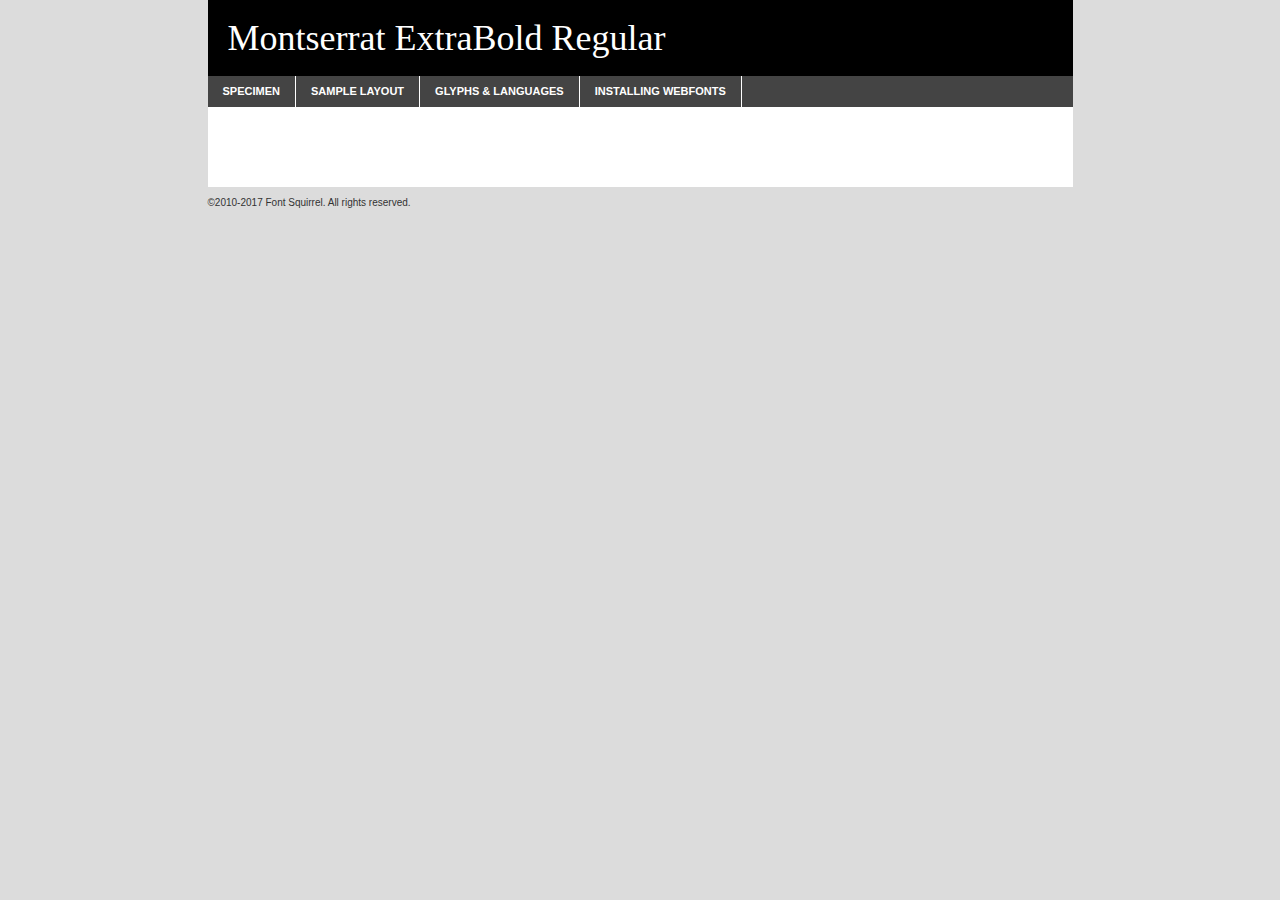
<file: euclid/fonts/montserrat-extrabold-demo.html>
<!DOCTYPE html PUBLIC "-//W3C//DTD XHTML 1.0 Transitional//EN"
	"http://www.w3.org/TR/xhtml1/DTD/xhtml1-transitional.dtd">

<html xmlns="http://www.w3.org/1999/xhtml" xml:lang="en" lang="en">
<head>
	<meta http-equiv="Content-Type" content="text/html; charset=utf-8" />
	<script src="http://ajax.googleapis.com/ajax/libs/jquery/1.7.2/jquery.min.js" type="text/javascript" charset="utf-8"></script>
	<script type="text/javascript">
	(function($){$.fn.easyTabs=function(option){var param=jQuery.extend({fadeSpeed:"fast",defaultContent:1,activeClass:'active'},option);$(this).each(function(){var thisId="#"+this.id;if(param.defaultContent==''){param.defaultContent=1;}
	if(typeof param.defaultContent=="number")
	{var defaultTab=$(thisId+" .tabs li:eq("+(param.defaultContent-1)+") a").attr('href').substr(1);}else{var defaultTab=param.defaultContent;}
	$(thisId+" .tabs li a").each(function(){var tabToHide=$(this).attr('href').substr(1);$("#"+tabToHide).addClass('easytabs-tab-content');});hideAll();changeContent(defaultTab);function hideAll(){$(thisId+" .easytabs-tab-content").hide();}
	function changeContent(tabId){hideAll();$(thisId+" .tabs li").removeClass(param.activeClass);$(thisId+" .tabs li a[href=#"+tabId+"]").closest('li').addClass(param.activeClass);if(param.fadeSpeed!="none")
	{$(thisId+" #"+tabId).fadeIn(param.fadeSpeed);}else{$(thisId+" #"+tabId).show();}}
	$(thisId+" .tabs li").click(function(){var tabId=$(this).find('a').attr('href').substr(1);changeContent(tabId);return false;});});}})(jQuery);
	</script>
	<link rel="stylesheet" href="specimen_files/specimen_stylesheet.css" type="text/css" charset="utf-8" />
	<link rel="stylesheet" href="stylesheet.css" type="text/css" charset="utf-8" />

	<style type="text/css">
					body{
				font-family: 'montserratextrabold';
							}
		</style>

	<title>Montserrat ExtraBold Regular Specimen</title>
	
	
	<script type="text/javascript" charset="utf-8">
		$(document).ready(function() {
			$('#container').easyTabs({defaultContent:1});
		});
	</script>
</head>

<body>
<div id="container">
	<div id="header">
		Montserrat ExtraBold Regular	</div>
	<ul class="tabs">
		<li><a href="#specimen">Specimen</a></li>
		<li><a href="#layout">Sample Layout</a></li>
				<li><a href="#glyphs">Glyphs &amp; Languages</a></li>
		<li><a href="#installing">Installing Webfonts</a></li>
		
	</ul>
	
	<div id="main_content">

		
			<div id="specimen">
		
				<div class="section">
					<div class="grid12 firstcol">
						<div class="huge">AaBb</div>
					</div>
				</div>
		
				<div class="section">
					<div class="glyph_range">A&#x200B;B&#x200b;C&#x200b;D&#x200b;E&#x200b;F&#x200b;G&#x200b;H&#x200b;I&#x200b;J&#x200b;K&#x200b;L&#x200b;M&#x200b;N&#x200b;O&#x200b;P&#x200b;Q&#x200b;R&#x200b;S&#x200b;T&#x200b;U&#x200b;V&#x200b;W&#x200b;X&#x200b;Y&#x200b;Z&#x200b;a&#x200b;b&#x200b;c&#x200b;d&#x200b;e&#x200b;f&#x200b;g&#x200b;h&#x200b;i&#x200b;j&#x200b;k&#x200b;l&#x200b;m&#x200b;n&#x200b;o&#x200b;p&#x200b;q&#x200b;r&#x200b;s&#x200b;t&#x200b;u&#x200b;v&#x200b;w&#x200b;x&#x200b;y&#x200b;z&#x200b;1&#x200b;2&#x200b;3&#x200b;4&#x200b;5&#x200b;6&#x200b;7&#x200b;8&#x200b;9&#x200b;0&#x200b;&amp;&#x200b;.&#x200b;,&#x200b;?&#x200b;!&#x200b;&#64;&#x200b;(&#x200b;)&#x200b;#&#x200b;$&#x200b;%&#x200b;*&#x200b;+&#x200b;-&#x200b;=&#x200b;:&#x200b;;</div>
				</div>
				<div class="section">
					<div class="grid12 firstcol">
						<table class="sample_table">
							<tr><td>10</td><td class="size10">abcdefghijklmnopqrstuvwxyzABCDEFGHIJKLMNOPQRSTUVWXYZ0123456789abcdefghijklmnopqrstuvwxyzABCDEFGHIJKLMNOPQRSTUVWXYZ0123456789abcdefghijklmnopqrstuvwxyzABCDEFGHIJKLMNOPQRSTUVWXYZ</td></tr>
							<tr><td>11</td><td class="size11">abcdefghijklmnopqrstuvwxyzABCDEFGHIJKLMNOPQRSTUVWXYZ0123456789abcdefghijklmnopqrstuvwxyzABCDEFGHIJKLMNOPQRSTUVWXYZ0123456789abcdefghijklmnopqrstuvwxyzABCDEFGHIJKLMNOPQRSTUVWXYZ</td></tr>
							<tr><td>12</td><td class="size12">abcdefghijklmnopqrstuvwxyzABCDEFGHIJKLMNOPQRSTUVWXYZ0123456789abcdefghijklmnopqrstuvwxyzABCDEFGHIJKLMNOPQRSTUVWXYZ0123456789abcdefghijklmnopqrstuvwxyzABCDEFGHIJKLMNOPQRSTUVWXYZ</td></tr>
							<tr><td>13</td><td class="size13">abcdefghijklmnopqrstuvwxyzABCDEFGHIJKLMNOPQRSTUVWXYZ0123456789abcdefghijklmnopqrstuvwxyzABCDEFGHIJKLMNOPQRSTUVWXYZ0123456789abcdefghijklmnopqrstuvwxyzABCDEFGHIJKLMNOPQRSTUVWXYZ</td></tr>
							<tr><td>14</td><td class="size14">abcdefghijklmnopqrstuvwxyzABCDEFGHIJKLMNOPQRSTUVWXYZ0123456789abcdefghijklmnopqrstuvwxyzABCDEFGHIJKLMNOPQRSTUVWXYZ0123456789abcdefghijklmnopqrstuvwxyzABCDEFGHIJKLMNOPQRSTUVWXYZ</td></tr>
							<tr><td>16</td><td class="size16">abcdefghijklmnopqrstuvwxyzABCDEFGHIJKLMNOPQRSTUVWXYZ0123456789abcdefghijklmnopqrstuvwxyzABCDEFGHIJKLMNOPQRSTUVWXYZ</td></tr>
							<tr><td>18</td><td class="size18">abcdefghijklmnopqrstuvwxyzABCDEFGHIJKLMNOPQRSTUVWXYZ0123456789abcdefghijklmnopqrstuvwxyzABCDEFGHIJKLMNOPQRSTUVWXYZ</td></tr>
							<tr><td>20</td><td class="size20">abcdefghijklmnopqrstuvwxyzABCDEFGHIJKLMNOPQRSTUVWXYZ0123456789abcdefghijklmnopqrstuvwxyzABCDEFGHIJKLMNOPQRSTUVWXYZ</td></tr>
							<tr><td>24</td><td class="size24">abcdefghijklmnopqrstuvwxyzABCDEFGHIJKLMNOPQRSTUVWXYZ0123456789abcdefghijklmnopqrstuvwxyzABCDEFGHIJKLMNOPQRSTUVWXYZ</td></tr>
							<tr><td>30</td><td class="size30">abcdefghijklmnopqrstuvwxyzABCDEFGHIJKLMNOPQRSTUVWXYZ0123456789abcdefghijklmnopqrstuvwxyzABCDEFGHIJKLMNOPQRSTUVWXYZ</td></tr>
							<tr><td>36</td><td class="size36">abcdefghijklmnopqrstuvwxyzABCDEFGHIJKLMNOPQRSTUVWXYZ0123456789abcdefghijklmnopqrstuvwxyzABCDEFGHIJKLMNOPQRSTUVWXYZ</td></tr>
							<tr><td>48</td><td class="size48">abcdefghijklmnopqrstuvwxyzABCDEFGHIJKLMNOPQRSTUVWXYZ0123456789abcdefghijklmnopqrstuvwxyzABCDEFGHIJKLMNOPQRSTUVWXYZ</td></tr>
							<tr><td>60</td><td class="size60">abcdefghijklmnopqrstuvwxyzABCDEFGHIJKLMNOPQRSTUVWXYZ0123456789abcdefghijklmnopqrstuvwxyzABCDEFGHIJKLMNOPQRSTUVWXYZ</td></tr>
							<tr><td>72</td><td class="size72">abcdefghijklmnopqrstuvwxyzABCDEFGHIJKLMNOPQRSTUVWXYZ0123456789abcdefghijklmnopqrstuvwxyzABCDEFGHIJKLMNOPQRSTUVWXYZ</td></tr>
							<tr><td>90</td><td class="size90">abcdefghijklmnopqrstuvwxyzABCDEFGHIJKLMNOPQRSTUVWXYZ0123456789abcdefghijklmnopqrstuvwxyzABCDEFGHIJKLMNOPQRSTUVWXYZ</td></tr>
						</table>
				
					</div>
			
				</div>
		
		
		
								<div class="section" id="bodycomparison">


										<div id="xheight">
				<div class="fontbody">&#x25FC;&#x25FC;&#x25FC;&#x25FC;&#x25FC;&#x25FC;&#x25FC;&#x25FC;&#x25FC;&#x25FC;&#x25FC;&#x25FC;&#x25FC;&#x25FC;&#x25FC;&#x25FC;&#x25FC;&#x25FC;&#x25FC;&#x25FC;&#x25FC;&#x25FC;&#x25FC;&#x25FC;&#x25FC;&#x25FC;&#x25FC;&#x25FC;&#x25FC;&#x25FC;&#x25FC;&#x25FC;&#x25FC;&#x25FC;&#x25FC;&#x25FC;&#x25FC;&#x25FC;&#x25FC;&#x25FC;&#x25FC;&#x25FC;&#x25FC;&#x25FC;&#x25FC;&#x25FC;&#x25FC;&#x25FC;&#x25FC;&#x25FC;&#x25FC;&#x25FC;&#x25FC;&#x25FC;&#x25FC;&#x25FC;&#x25FC;&#x25FC;&#x25FC;&#x25FC;&#x25FC;&#x25FC;&#x25FC;&#x25FC;&#x25FC;&#x25FC;&#x25FC;&#x25FC;&#x25FC;&#x25FC;&#x25FC;&#x25FC;&#x25FC;&#x25FC;&#x25FC;&#x25FC;&#x25FC;&#x25FC;&#x25FC;&#x25FC;&#x25FC;&#x25FC;&#x25FC;&#x25FC;&#x25FC;&#x25FC;&#x25FC;&#x25FC;&#x25FC;&#x25FC;&#x25FC;&#x25FC;&#x25FC;&#x25FC;&#x25FC;&#x25FC;&#x25FC;&#x25FC;&#x25FC;body</div><div class="arialbody">body</div><div class="verdanabody">body</div><div class="georgiabody">body</div></div>
										<div class="fontbody" style="z-index:1">
											body<span>Montserrat ExtraBold Regular</span>
										</div>
										<div class="arialbody" style="z-index:1">
											body<span>Arial</span>
										</div>
										<div class="verdanabody" style="z-index:1">
											body<span>Verdana</span>
										</div>
										<div class="georgiabody" style="z-index:1">
											body<span>Georgia</span>
										</div>



								</div>
		
		
				<div class="section psample psample_row1" id="">
					
					<div class="grid2 firstcol">
						<p class="size10"><span>10.</span>Aenean lacinia bibendum nulla sed consectetur. Fusce dapibus, tellus ac cursus commodo, tortor mauris condimentum nibh, ut fermentum massa justo sit amet risus. Nullam id dolor id nibh ultricies vehicula ut id elit. Cum sociis natoque penatibus et magnis dis parturient montes, nascetur ridiculus mus. Nulla vitae elit libero, a pharetra augue.</p>
			
					</div>
					<div class="grid3">
						<p class="size11"><span>11.</span>Aenean lacinia bibendum nulla sed consectetur. Fusce dapibus, tellus ac cursus commodo, tortor mauris condimentum nibh, ut fermentum massa justo sit amet risus. Nullam id dolor id nibh ultricies vehicula ut id elit. Cum sociis natoque penatibus et magnis dis parturient montes, nascetur ridiculus mus. Nulla vitae elit libero, a pharetra augue.</p>
			
					</div>
					<div class="grid3">
						<p class="size12"><span>12.</span>Aenean lacinia bibendum nulla sed consectetur. Fusce dapibus, tellus ac cursus commodo, tortor mauris condimentum nibh, ut fermentum massa justo sit amet risus. Nullam id dolor id nibh ultricies vehicula ut id elit. Cum sociis natoque penatibus et magnis dis parturient montes, nascetur ridiculus mus. Nulla vitae elit libero, a pharetra augue.</p>
			
					</div>
					<div class="grid4">
						<p class="size13"><span>13.</span>Aenean lacinia bibendum nulla sed consectetur. Fusce dapibus, tellus ac cursus commodo, tortor mauris condimentum nibh, ut fermentum massa justo sit amet risus. Nullam id dolor id nibh ultricies vehicula ut id elit. Cum sociis natoque penatibus et magnis dis parturient montes, nascetur ridiculus mus. Nulla vitae elit libero, a pharetra augue.</p>
			
					</div>
					<div class="white_blend"></div>
					
				</div>
				<div class="section psample psample_row2" id="">
					<div class="grid3 firstcol">
						<p class="size14"><span>14.</span>Aenean lacinia bibendum nulla sed consectetur. Fusce dapibus, tellus ac cursus commodo, tortor mauris condimentum nibh, ut fermentum massa justo sit amet risus. Nullam id dolor id nibh ultricies vehicula ut id elit. Cum sociis natoque penatibus et magnis dis parturient montes, nascetur ridiculus mus. Nulla vitae elit libero, a pharetra augue.</p>
			
					</div>
					<div class="grid4">
						<p class="size16"><span>16.</span>Aenean lacinia bibendum nulla sed consectetur. Fusce dapibus, tellus ac cursus commodo, tortor mauris condimentum nibh, ut fermentum massa justo sit amet risus. Nullam id dolor id nibh ultricies vehicula ut id elit. Cum sociis natoque penatibus et magnis dis parturient montes, nascetur ridiculus mus. Nulla vitae elit libero, a pharetra augue.</p>
			
					</div>
					<div class="grid5">
						<p class="size18"><span>18.</span>Aenean lacinia bibendum nulla sed consectetur. Fusce dapibus, tellus ac cursus commodo, tortor mauris condimentum nibh, ut fermentum massa justo sit amet risus. Nullam id dolor id nibh ultricies vehicula ut id elit. Cum sociis natoque penatibus et magnis dis parturient montes, nascetur ridiculus mus. Nulla vitae elit libero, a pharetra augue.</p>
			
					</div>

					<div class="white_blend"></div>

				</div>
				
				<div class="section psample psample_row3" id="">
					<div class="grid5 firstcol">
						<p class="size20"><span>20.</span>Aenean lacinia bibendum nulla sed consectetur. Fusce dapibus, tellus ac cursus commodo, tortor mauris condimentum nibh, ut fermentum massa justo sit amet risus. Nullam id dolor id nibh ultricies vehicula ut id elit. Cum sociis natoque penatibus et magnis dis parturient montes, nascetur ridiculus mus. Nulla vitae elit libero, a pharetra augue.</p>
					</div>
					<div class="grid7">
						<p class="size24"><span>24.</span>Aenean lacinia bibendum nulla sed consectetur. Fusce dapibus, tellus ac cursus commodo, tortor mauris condimentum nibh, ut fermentum massa justo sit amet risus. Nullam id dolor id nibh ultricies vehicula ut id elit. Cum sociis natoque penatibus et magnis dis parturient montes, nascetur ridiculus mus. Nulla vitae elit libero, a pharetra augue.</p>
					</div>
					
					<div class="white_blend"></div>
					
				</div>
				
				<div class="section psample psample_row4" id="">
					<div class="grid12 firstcol">
						<p class="size30"><span>30.</span>Aenean lacinia bibendum nulla sed consectetur. Fusce dapibus, tellus ac cursus commodo, tortor mauris condimentum nibh, ut fermentum massa justo sit amet risus. Nullam id dolor id nibh ultricies vehicula ut id elit. Cum sociis natoque penatibus et magnis dis parturient montes, nascetur ridiculus mus. Nulla vitae elit libero, a pharetra augue.</p>
					</div>
					<div class="white_blend"></div>
					
				</div>
				
				
				
				<div class="section psample psample_row1 fullreverse">
					<div class="grid2 firstcol">
						<p class="size10"><span>10.</span>Aenean lacinia bibendum nulla sed consectetur. Fusce dapibus, tellus ac cursus commodo, tortor mauris condimentum nibh, ut fermentum massa justo sit amet risus. Nullam id dolor id nibh ultricies vehicula ut id elit. Cum sociis natoque penatibus et magnis dis parturient montes, nascetur ridiculus mus. Nulla vitae elit libero, a pharetra augue.</p>
			
					</div>
					<div class="grid3">
						<p class="size11"><span>11.</span>Aenean lacinia bibendum nulla sed consectetur. Fusce dapibus, tellus ac cursus commodo, tortor mauris condimentum nibh, ut fermentum massa justo sit amet risus. Nullam id dolor id nibh ultricies vehicula ut id elit. Cum sociis natoque penatibus et magnis dis parturient montes, nascetur ridiculus mus. Nulla vitae elit libero, a pharetra augue.</p>
			
					</div>
					<div class="grid3">
						<p class="size12"><span>12.</span>Aenean lacinia bibendum nulla sed consectetur. Fusce dapibus, tellus ac cursus commodo, tortor mauris condimentum nibh, ut fermentum massa justo sit amet risus. Nullam id dolor id nibh ultricies vehicula ut id elit. Cum sociis natoque penatibus et magnis dis parturient montes, nascetur ridiculus mus. Nulla vitae elit libero, a pharetra augue.</p>
			
					</div>
					<div class="grid4">
						<p class="size13"><span>13.</span>Aenean lacinia bibendum nulla sed consectetur. Fusce dapibus, tellus ac cursus commodo, tortor mauris condimentum nibh, ut fermentum massa justo sit amet risus. Nullam id dolor id nibh ultricies vehicula ut id elit. Cum sociis natoque penatibus et magnis dis parturient montes, nascetur ridiculus mus. Nulla vitae elit libero, a pharetra augue.</p>
			
					</div>
					<div class="black_blend"></div>
					
				</div>
				
				<div class="section psample psample_row2 fullreverse">
					<div class="grid3 firstcol">
						<p class="size14"><span>14.</span>Aenean lacinia bibendum nulla sed consectetur. Fusce dapibus, tellus ac cursus commodo, tortor mauris condimentum nibh, ut fermentum massa justo sit amet risus. Nullam id dolor id nibh ultricies vehicula ut id elit. Cum sociis natoque penatibus et magnis dis parturient montes, nascetur ridiculus mus. Nulla vitae elit libero, a pharetra augue.</p>
			
					</div>
					<div class="grid4">
						<p class="size16"><span>16.</span>Aenean lacinia bibendum nulla sed consectetur. Fusce dapibus, tellus ac cursus commodo, tortor mauris condimentum nibh, ut fermentum massa justo sit amet risus. Nullam id dolor id nibh ultricies vehicula ut id elit. Cum sociis natoque penatibus et magnis dis parturient montes, nascetur ridiculus mus. Nulla vitae elit libero, a pharetra augue.</p>
			
					</div>
					<div class="grid5">
						<p class="size18"><span>18.</span>Aenean lacinia bibendum nulla sed consectetur. Fusce dapibus, tellus ac cursus commodo, tortor mauris condimentum nibh, ut fermentum massa justo sit amet risus. Nullam id dolor id nibh ultricies vehicula ut id elit. Cum sociis natoque penatibus et magnis dis parturient montes, nascetur ridiculus mus. Nulla vitae elit libero, a pharetra augue.</p>
			
					</div>
					<div class="black_blend"></div>

				</div>
				
				<div class="section psample fullreverse psample_row3" id="">
					<div class="grid5 firstcol">
						<p class="size20"><span>20.</span>Aenean lacinia bibendum nulla sed consectetur. Fusce dapibus, tellus ac cursus commodo, tortor mauris condimentum nibh, ut fermentum massa justo sit amet risus. Nullam id dolor id nibh ultricies vehicula ut id elit. Cum sociis natoque penatibus et magnis dis parturient montes, nascetur ridiculus mus. Nulla vitae elit libero, a pharetra augue.</p>
					</div>
					<div class="grid7">
						<p class="size24"><span>24.</span>Aenean lacinia bibendum nulla sed consectetur. Fusce dapibus, tellus ac cursus commodo, tortor mauris condimentum nibh, ut fermentum massa justo sit amet risus. Nullam id dolor id nibh ultricies vehicula ut id elit. Cum sociis natoque penatibus et magnis dis parturient montes, nascetur ridiculus mus. Nulla vitae elit libero, a pharetra augue.</p>
					</div>
					
					<div class="black_blend"></div>
					
				</div>
				
				<div class="section psample fullreverse psample_row4" id="" style="border-bottom: 20px #000 solid;">
					<div class="grid12 firstcol">
						<p class="size30"><span>30.</span>Aenean lacinia bibendum nulla sed consectetur. Fusce dapibus, tellus ac cursus commodo, tortor mauris condimentum nibh, ut fermentum massa justo sit amet risus. Nullam id dolor id nibh ultricies vehicula ut id elit. Cum sociis natoque penatibus et magnis dis parturient montes, nascetur ridiculus mus. Nulla vitae elit libero, a pharetra augue.</p>
					</div>
					<div class="black_blend"></div>
					
				</div>
				
				
				
				
			</div>
			
			<div id="layout">
				
				<div class="section">
					
					<div class="grid12 firstcol">
						<h1>Lorem Ipsum Dolor</h1>
						<h2>Etiam porta sem malesuada magna mollis euismod</h2>
						
						<p class="byline">By <a href="#link">Aenean Lacinia</a></p>
					</div>
				</div>
				<div class="section">
					<div class="grid8 firstcol">
						<p class="large">Donec sed odio dui. Morbi leo risus, porta ac consectetur ac, vestibulum at eros. Fusce dapibus, tellus ac cursus commodo, tortor mauris condimentum nibh, ut fermentum massa justo sit amet risus. </p>

						
						<h3>Pellentesque ornare sem</h3>

						<p>Maecenas sed diam eget risus varius blandit sit amet non magna. Maecenas faucibus mollis interdum. Donec ullamcorper nulla non metus auctor fringilla. Nullam id dolor id nibh ultricies vehicula ut id elit. Nullam id dolor id nibh ultricies vehicula ut id elit. </p>

						<p>Aenean eu leo quam. Pellentesque ornare sem lacinia quam venenatis vestibulum. Lorem ipsum dolor sit amet, consectetur adipiscing elit. Cum sociis natoque penatibus et magnis dis parturient montes, nascetur ridiculus mus. </p>

						<p>Nulla vitae elit libero, a pharetra augue. Praesent commodo cursus magna, vel scelerisque nisl consectetur et. Aenean lacinia bibendum nulla sed consectetur. </p>

						<p>Nullam quis risus eget urna mollis ornare vel eu leo. Nullam quis risus eget urna mollis ornare vel eu leo. Maecenas sed diam eget risus varius blandit sit amet non magna. Donec ullamcorper nulla non metus auctor fringilla. </p>

						<h3>Cras mattis consectetur</h3>

						<p>Aenean eu leo quam. Pellentesque ornare sem lacinia quam venenatis vestibulum. Aenean lacinia bibendum nulla sed consectetur. Integer posuere erat a ante venenatis dapibus posuere velit aliquet. Cras mattis consectetur purus sit amet fermentum. </p>

						<p>Nullam id dolor id nibh ultricies vehicula ut id elit. Nullam quis risus eget urna mollis ornare vel eu leo. Cras mattis consectetur purus sit amet fermentum.</p>
					</div>
					
					<div class="grid4 sidebar">
						
						<div class="box reverse">
							<p class="last">Nullam quis risus eget urna mollis ornare vel eu leo. Donec ullamcorper nulla non metus auctor fringilla. Cras mattis consectetur purus sit amet fermentum. Sed posuere consectetur est at lobortis. Lorem ipsum dolor sit amet, consectetur adipiscing elit. </p>
						</div>
						
						<p class="caption">Maecenas sed diam eget risus varius.</p>

						<p>Vestibulum id ligula porta felis euismod semper. Integer posuere erat a ante venenatis dapibus posuere velit aliquet. Vestibulum id ligula porta felis euismod semper. Sed posuere consectetur est at lobortis. Maecenas sed diam eget risus varius blandit sit amet non magna. Fusce dapibus, tellus ac cursus commodo, tortor mauris condimentum nibh, ut fermentum massa justo sit amet risus. </p>

					

						<p>Duis mollis, est non commodo luctus, nisi erat porttitor ligula, eget lacinia odio sem nec elit. Aenean lacinia bibendum nulla sed consectetur. Vivamus sagittis lacus vel augue laoreet rutrum faucibus dolor auctor. Aenean lacinia bibendum nulla sed consectetur. Nullam quis risus eget urna mollis ornare vel eu leo. </p>

						<p>Praesent commodo cursus magna, vel scelerisque nisl consectetur et. Donec ullamcorper nulla non metus auctor fringilla. Maecenas faucibus mollis interdum. Fusce dapibus, tellus ac cursus commodo, tortor mauris condimentum nibh, ut fermentum massa justo sit amet risus. </p>

					</div>
				</div>
				
			</div>


			



		<div id="glyphs">
			<div class="section">
				<div class="grid12 firstcol">
			
				<h1>Language Support</h1>
				<p>The subset of Montserrat ExtraBold Regular in this kit supports the following languages:<br />
			
					Cyrillic, English, Arrernte, Bislama, Cebuano, Fijian, Gilbertese, Hmong, Ibanag, Iloko_ilokano, Interglossa_glosa, Interlingua, Lojban, Norfolk_pitcairnese, Oromo, Rotokas, Seychelles_creole, Shona, Somali, Southern_ndebele, Swahili, Swati_swazi, Tok_pisin, Turkmen_cyrillic, Uyghur_cyrillic, Votic_cyrillic, Warlpiri, Xhosa, Zulu, Latinbasic, Ubasic, Demo, Moldovan				</p>
				<h1>Glyph Chart</h1>
				<p>The subset of Montserrat ExtraBold Regular in this kit includes all the glyphs listed below. Unicode entities are included above each glyph to help you insert individual characters into your layout.</p>
				<div id="glyph_chart">
			
																														 <div><p>&amp;#13;</p>&#13;</div>
																				 <div><p>&amp;#32;</p>&#32;</div>
																				 <div><p>&amp;#33;</p>&#33;</div>
																				 <div><p>&amp;#34;</p>&#34;</div>
																				 <div><p>&amp;#35;</p>&#35;</div>
																				 <div><p>&amp;#36;</p>&#36;</div>
																				 <div><p>&amp;#37;</p>&#37;</div>
																				 <div><p>&amp;#38;</p>&#38;</div>
																				 <div><p>&amp;#39;</p>&#39;</div>
																				 <div><p>&amp;#40;</p>&#40;</div>
																				 <div><p>&amp;#41;</p>&#41;</div>
																				 <div><p>&amp;#42;</p>&#42;</div>
																				 <div><p>&amp;#43;</p>&#43;</div>
																				 <div><p>&amp;#44;</p>&#44;</div>
																				 <div><p>&amp;#45;</p>&#45;</div>
																				 <div><p>&amp;#46;</p>&#46;</div>
																				 <div><p>&amp;#47;</p>&#47;</div>
																				 <div><p>&amp;#48;</p>&#48;</div>
																				 <div><p>&amp;#49;</p>&#49;</div>
																				 <div><p>&amp;#50;</p>&#50;</div>
																				 <div><p>&amp;#51;</p>&#51;</div>
																				 <div><p>&amp;#52;</p>&#52;</div>
																				 <div><p>&amp;#53;</p>&#53;</div>
																				 <div><p>&amp;#54;</p>&#54;</div>
																				 <div><p>&amp;#55;</p>&#55;</div>
																				 <div><p>&amp;#56;</p>&#56;</div>
																				 <div><p>&amp;#57;</p>&#57;</div>
																				 <div><p>&amp;#58;</p>&#58;</div>
																				 <div><p>&amp;#59;</p>&#59;</div>
																				 <div><p>&amp;#60;</p>&#60;</div>
																				 <div><p>&amp;#61;</p>&#61;</div>
																				 <div><p>&amp;#62;</p>&#62;</div>
																				 <div><p>&amp;#63;</p>&#63;</div>
																				 <div><p>&amp;#64;</p>&#64;</div>
																				 <div><p>&amp;#65;</p>&#65;</div>
																				 <div><p>&amp;#66;</p>&#66;</div>
																				 <div><p>&amp;#67;</p>&#67;</div>
																				 <div><p>&amp;#68;</p>&#68;</div>
																				 <div><p>&amp;#69;</p>&#69;</div>
																				 <div><p>&amp;#70;</p>&#70;</div>
																				 <div><p>&amp;#71;</p>&#71;</div>
																				 <div><p>&amp;#72;</p>&#72;</div>
																				 <div><p>&amp;#73;</p>&#73;</div>
																				 <div><p>&amp;#74;</p>&#74;</div>
																				 <div><p>&amp;#75;</p>&#75;</div>
																				 <div><p>&amp;#76;</p>&#76;</div>
																				 <div><p>&amp;#77;</p>&#77;</div>
																				 <div><p>&amp;#78;</p>&#78;</div>
																				 <div><p>&amp;#79;</p>&#79;</div>
																				 <div><p>&amp;#80;</p>&#80;</div>
																				 <div><p>&amp;#81;</p>&#81;</div>
																				 <div><p>&amp;#82;</p>&#82;</div>
																				 <div><p>&amp;#83;</p>&#83;</div>
																				 <div><p>&amp;#84;</p>&#84;</div>
																				 <div><p>&amp;#85;</p>&#85;</div>
																				 <div><p>&amp;#86;</p>&#86;</div>
																				 <div><p>&amp;#87;</p>&#87;</div>
																				 <div><p>&amp;#88;</p>&#88;</div>
																				 <div><p>&amp;#89;</p>&#89;</div>
																				 <div><p>&amp;#90;</p>&#90;</div>
																				 <div><p>&amp;#91;</p>&#91;</div>
																				 <div><p>&amp;#92;</p>&#92;</div>
																				 <div><p>&amp;#93;</p>&#93;</div>
																				 <div><p>&amp;#94;</p>&#94;</div>
																				 <div><p>&amp;#95;</p>&#95;</div>
																				 <div><p>&amp;#96;</p>&#96;</div>
																				 <div><p>&amp;#97;</p>&#97;</div>
																				 <div><p>&amp;#98;</p>&#98;</div>
																				 <div><p>&amp;#99;</p>&#99;</div>
																				 <div><p>&amp;#100;</p>&#100;</div>
																				 <div><p>&amp;#101;</p>&#101;</div>
																				 <div><p>&amp;#102;</p>&#102;</div>
																				 <div><p>&amp;#103;</p>&#103;</div>
																				 <div><p>&amp;#104;</p>&#104;</div>
																				 <div><p>&amp;#105;</p>&#105;</div>
																				 <div><p>&amp;#106;</p>&#106;</div>
																				 <div><p>&amp;#107;</p>&#107;</div>
																				 <div><p>&amp;#108;</p>&#108;</div>
																				 <div><p>&amp;#109;</p>&#109;</div>
																				 <div><p>&amp;#110;</p>&#110;</div>
																				 <div><p>&amp;#111;</p>&#111;</div>
																				 <div><p>&amp;#112;</p>&#112;</div>
																				 <div><p>&amp;#113;</p>&#113;</div>
																				 <div><p>&amp;#114;</p>&#114;</div>
																				 <div><p>&amp;#115;</p>&#115;</div>
																				 <div><p>&amp;#116;</p>&#116;</div>
																				 <div><p>&amp;#117;</p>&#117;</div>
																				 <div><p>&amp;#118;</p>&#118;</div>
																				 <div><p>&amp;#119;</p>&#119;</div>
																				 <div><p>&amp;#120;</p>&#120;</div>
																				 <div><p>&amp;#121;</p>&#121;</div>
																				 <div><p>&amp;#122;</p>&#122;</div>
																				 <div><p>&amp;#123;</p>&#123;</div>
																				 <div><p>&amp;#124;</p>&#124;</div>
																				 <div><p>&amp;#125;</p>&#125;</div>
																				 <div><p>&amp;#126;</p>&#126;</div>
																				 <div><p>&amp;#160;</p>&#160;</div>
																				 <div><p>&amp;#162;</p>&#162;</div>
																				 <div><p>&amp;#163;</p>&#163;</div>
																				 <div><p>&amp;#165;</p>&#165;</div>
																				 <div><p>&amp;#168;</p>&#168;</div>
																				 <div><p>&amp;#169;</p>&#169;</div>
																				 <div><p>&amp;#171;</p>&#171;</div>
																				 <div><p>&amp;#173;</p>&#173;</div>
																				 <div><p>&amp;#174;</p>&#174;</div>
																				 <div><p>&amp;#180;</p>&#180;</div>
																				 <div><p>&amp;#184;</p>&#184;</div>
																				 <div><p>&amp;#187;</p>&#187;</div>
																				 <div><p>&amp;#710;</p>&#710;</div>
																				 <div><p>&amp;#730;</p>&#730;</div>
																				 <div><p>&amp;#732;</p>&#732;</div>
																				 <div><p>&amp;#1024;</p>&#1024;</div>
																				 <div><p>&amp;#1025;</p>&#1025;</div>
																				 <div><p>&amp;#1026;</p>&#1026;</div>
																				 <div><p>&amp;#1027;</p>&#1027;</div>
																				 <div><p>&amp;#1028;</p>&#1028;</div>
																				 <div><p>&amp;#1029;</p>&#1029;</div>
																				 <div><p>&amp;#1030;</p>&#1030;</div>
																				 <div><p>&amp;#1031;</p>&#1031;</div>
																				 <div><p>&amp;#1032;</p>&#1032;</div>
																				 <div><p>&amp;#1033;</p>&#1033;</div>
																				 <div><p>&amp;#1034;</p>&#1034;</div>
																				 <div><p>&amp;#1035;</p>&#1035;</div>
																				 <div><p>&amp;#1036;</p>&#1036;</div>
																				 <div><p>&amp;#1037;</p>&#1037;</div>
																				 <div><p>&amp;#1038;</p>&#1038;</div>
																				 <div><p>&amp;#1039;</p>&#1039;</div>
																				 <div><p>&amp;#1040;</p>&#1040;</div>
																				 <div><p>&amp;#1041;</p>&#1041;</div>
																				 <div><p>&amp;#1042;</p>&#1042;</div>
																				 <div><p>&amp;#1043;</p>&#1043;</div>
																				 <div><p>&amp;#1044;</p>&#1044;</div>
																				 <div><p>&amp;#1045;</p>&#1045;</div>
																				 <div><p>&amp;#1046;</p>&#1046;</div>
																				 <div><p>&amp;#1047;</p>&#1047;</div>
																				 <div><p>&amp;#1048;</p>&#1048;</div>
																				 <div><p>&amp;#1049;</p>&#1049;</div>
																				 <div><p>&amp;#1050;</p>&#1050;</div>
																				 <div><p>&amp;#1051;</p>&#1051;</div>
																				 <div><p>&amp;#1052;</p>&#1052;</div>
																				 <div><p>&amp;#1053;</p>&#1053;</div>
																				 <div><p>&amp;#1054;</p>&#1054;</div>
																				 <div><p>&amp;#1055;</p>&#1055;</div>
																				 <div><p>&amp;#1056;</p>&#1056;</div>
																				 <div><p>&amp;#1057;</p>&#1057;</div>
																				 <div><p>&amp;#1058;</p>&#1058;</div>
																				 <div><p>&amp;#1059;</p>&#1059;</div>
																				 <div><p>&amp;#1060;</p>&#1060;</div>
																				 <div><p>&amp;#1061;</p>&#1061;</div>
																				 <div><p>&amp;#1062;</p>&#1062;</div>
																				 <div><p>&amp;#1063;</p>&#1063;</div>
																				 <div><p>&amp;#1064;</p>&#1064;</div>
																				 <div><p>&amp;#1065;</p>&#1065;</div>
																				 <div><p>&amp;#1066;</p>&#1066;</div>
																				 <div><p>&amp;#1067;</p>&#1067;</div>
																				 <div><p>&amp;#1068;</p>&#1068;</div>
																				 <div><p>&amp;#1069;</p>&#1069;</div>
																				 <div><p>&amp;#1070;</p>&#1070;</div>
																				 <div><p>&amp;#1071;</p>&#1071;</div>
																				 <div><p>&amp;#1072;</p>&#1072;</div>
																				 <div><p>&amp;#1073;</p>&#1073;</div>
																				 <div><p>&amp;#1074;</p>&#1074;</div>
																				 <div><p>&amp;#1075;</p>&#1075;</div>
																				 <div><p>&amp;#1076;</p>&#1076;</div>
																				 <div><p>&amp;#1077;</p>&#1077;</div>
																				 <div><p>&amp;#1078;</p>&#1078;</div>
																				 <div><p>&amp;#1079;</p>&#1079;</div>
																				 <div><p>&amp;#1080;</p>&#1080;</div>
																				 <div><p>&amp;#1081;</p>&#1081;</div>
																				 <div><p>&amp;#1082;</p>&#1082;</div>
																				 <div><p>&amp;#1083;</p>&#1083;</div>
																				 <div><p>&amp;#1084;</p>&#1084;</div>
																				 <div><p>&amp;#1085;</p>&#1085;</div>
																				 <div><p>&amp;#1086;</p>&#1086;</div>
																				 <div><p>&amp;#1087;</p>&#1087;</div>
																				 <div><p>&amp;#1088;</p>&#1088;</div>
																				 <div><p>&amp;#1089;</p>&#1089;</div>
																				 <div><p>&amp;#1090;</p>&#1090;</div>
																				 <div><p>&amp;#1091;</p>&#1091;</div>
																				 <div><p>&amp;#1092;</p>&#1092;</div>
																				 <div><p>&amp;#1093;</p>&#1093;</div>
																				 <div><p>&amp;#1094;</p>&#1094;</div>
																				 <div><p>&amp;#1095;</p>&#1095;</div>
																				 <div><p>&amp;#1096;</p>&#1096;</div>
																				 <div><p>&amp;#1097;</p>&#1097;</div>
																				 <div><p>&amp;#1098;</p>&#1098;</div>
																				 <div><p>&amp;#1099;</p>&#1099;</div>
																				 <div><p>&amp;#1100;</p>&#1100;</div>
																				 <div><p>&amp;#1101;</p>&#1101;</div>
																				 <div><p>&amp;#1102;</p>&#1102;</div>
																				 <div><p>&amp;#1103;</p>&#1103;</div>
																				 <div><p>&amp;#1104;</p>&#1104;</div>
																				 <div><p>&amp;#1105;</p>&#1105;</div>
																				 <div><p>&amp;#1106;</p>&#1106;</div>
																				 <div><p>&amp;#1107;</p>&#1107;</div>
																				 <div><p>&amp;#1108;</p>&#1108;</div>
																				 <div><p>&amp;#1109;</p>&#1109;</div>
																				 <div><p>&amp;#1110;</p>&#1110;</div>
																				 <div><p>&amp;#1111;</p>&#1111;</div>
																				 <div><p>&amp;#1112;</p>&#1112;</div>
																				 <div><p>&amp;#1113;</p>&#1113;</div>
																				 <div><p>&amp;#1114;</p>&#1114;</div>
																				 <div><p>&amp;#1115;</p>&#1115;</div>
																				 <div><p>&amp;#1116;</p>&#1116;</div>
																				 <div><p>&amp;#1117;</p>&#1117;</div>
																				 <div><p>&amp;#1118;</p>&#1118;</div>
																				 <div><p>&amp;#1119;</p>&#1119;</div>
																				 <div><p>&amp;#1122;</p>&#1122;</div>
																				 <div><p>&amp;#1123;</p>&#1123;</div>
																				 <div><p>&amp;#1130;</p>&#1130;</div>
																				 <div><p>&amp;#1131;</p>&#1131;</div>
																				 <div><p>&amp;#1138;</p>&#1138;</div>
																				 <div><p>&amp;#1139;</p>&#1139;</div>
																				 <div><p>&amp;#1140;</p>&#1140;</div>
																				 <div><p>&amp;#1141;</p>&#1141;</div>
																				 <div><p>&amp;#1162;</p>&#1162;</div>
																				 <div><p>&amp;#1163;</p>&#1163;</div>
																				 <div><p>&amp;#1164;</p>&#1164;</div>
																				 <div><p>&amp;#1165;</p>&#1165;</div>
																				 <div><p>&amp;#1166;</p>&#1166;</div>
																				 <div><p>&amp;#1167;</p>&#1167;</div>
																				 <div><p>&amp;#1168;</p>&#1168;</div>
																				 <div><p>&amp;#1169;</p>&#1169;</div>
																				 <div><p>&amp;#1170;</p>&#1170;</div>
																				 <div><p>&amp;#1171;</p>&#1171;</div>
																				 <div><p>&amp;#1172;</p>&#1172;</div>
																				 <div><p>&amp;#1173;</p>&#1173;</div>
																				 <div><p>&amp;#1174;</p>&#1174;</div>
																				 <div><p>&amp;#1175;</p>&#1175;</div>
																				 <div><p>&amp;#1176;</p>&#1176;</div>
																				 <div><p>&amp;#1177;</p>&#1177;</div>
																				 <div><p>&amp;#1178;</p>&#1178;</div>
																				 <div><p>&amp;#1179;</p>&#1179;</div>
																				 <div><p>&amp;#1180;</p>&#1180;</div>
																				 <div><p>&amp;#1181;</p>&#1181;</div>
																				 <div><p>&amp;#1182;</p>&#1182;</div>
																				 <div><p>&amp;#1183;</p>&#1183;</div>
																				 <div><p>&amp;#1184;</p>&#1184;</div>
																				 <div><p>&amp;#1185;</p>&#1185;</div>
																				 <div><p>&amp;#1186;</p>&#1186;</div>
																				 <div><p>&amp;#1187;</p>&#1187;</div>
																				 <div><p>&amp;#1188;</p>&#1188;</div>
																				 <div><p>&amp;#1189;</p>&#1189;</div>
																				 <div><p>&amp;#1190;</p>&#1190;</div>
																				 <div><p>&amp;#1191;</p>&#1191;</div>
																				 <div><p>&amp;#1192;</p>&#1192;</div>
																				 <div><p>&amp;#1193;</p>&#1193;</div>
																				 <div><p>&amp;#1194;</p>&#1194;</div>
																				 <div><p>&amp;#1195;</p>&#1195;</div>
																				 <div><p>&amp;#1196;</p>&#1196;</div>
																				 <div><p>&amp;#1197;</p>&#1197;</div>
																				 <div><p>&amp;#1198;</p>&#1198;</div>
																				 <div><p>&amp;#1199;</p>&#1199;</div>
																				 <div><p>&amp;#1200;</p>&#1200;</div>
																				 <div><p>&amp;#1201;</p>&#1201;</div>
																				 <div><p>&amp;#1202;</p>&#1202;</div>
																				 <div><p>&amp;#1203;</p>&#1203;</div>
																				 <div><p>&amp;#1204;</p>&#1204;</div>
																				 <div><p>&amp;#1205;</p>&#1205;</div>
																				 <div><p>&amp;#1206;</p>&#1206;</div>
																				 <div><p>&amp;#1207;</p>&#1207;</div>
																				 <div><p>&amp;#1208;</p>&#1208;</div>
																				 <div><p>&amp;#1209;</p>&#1209;</div>
																				 <div><p>&amp;#1210;</p>&#1210;</div>
																				 <div><p>&amp;#1211;</p>&#1211;</div>
																				 <div><p>&amp;#1212;</p>&#1212;</div>
																				 <div><p>&amp;#1213;</p>&#1213;</div>
																				 <div><p>&amp;#1214;</p>&#1214;</div>
																				 <div><p>&amp;#1215;</p>&#1215;</div>
																				 <div><p>&amp;#1216;</p>&#1216;</div>
																				 <div><p>&amp;#1217;</p>&#1217;</div>
																				 <div><p>&amp;#1218;</p>&#1218;</div>
																				 <div><p>&amp;#1219;</p>&#1219;</div>
																				 <div><p>&amp;#1220;</p>&#1220;</div>
																				 <div><p>&amp;#1222;</p>&#1222;</div>
																				 <div><p>&amp;#1223;</p>&#1223;</div>
																				 <div><p>&amp;#1224;</p>&#1224;</div>
																				 <div><p>&amp;#1225;</p>&#1225;</div>
																				 <div><p>&amp;#1226;</p>&#1226;</div>
																				 <div><p>&amp;#1227;</p>&#1227;</div>
																				 <div><p>&amp;#1228;</p>&#1228;</div>
																				 <div><p>&amp;#1229;</p>&#1229;</div>
																				 <div><p>&amp;#1230;</p>&#1230;</div>
																				 <div><p>&amp;#1231;</p>&#1231;</div>
																				 <div><p>&amp;#1232;</p>&#1232;</div>
																				 <div><p>&amp;#1233;</p>&#1233;</div>
																				 <div><p>&amp;#1234;</p>&#1234;</div>
																				 <div><p>&amp;#1235;</p>&#1235;</div>
																				 <div><p>&amp;#1236;</p>&#1236;</div>
																				 <div><p>&amp;#1237;</p>&#1237;</div>
																				 <div><p>&amp;#1238;</p>&#1238;</div>
																				 <div><p>&amp;#1239;</p>&#1239;</div>
																				 <div><p>&amp;#1240;</p>&#1240;</div>
																				 <div><p>&amp;#1241;</p>&#1241;</div>
																				 <div><p>&amp;#1242;</p>&#1242;</div>
																				 <div><p>&amp;#1243;</p>&#1243;</div>
																				 <div><p>&amp;#1244;</p>&#1244;</div>
																				 <div><p>&amp;#1245;</p>&#1245;</div>
																				 <div><p>&amp;#1246;</p>&#1246;</div>
																				 <div><p>&amp;#1247;</p>&#1247;</div>
																				 <div><p>&amp;#1248;</p>&#1248;</div>
																				 <div><p>&amp;#1249;</p>&#1249;</div>
																				 <div><p>&amp;#1250;</p>&#1250;</div>
																				 <div><p>&amp;#1251;</p>&#1251;</div>
																				 <div><p>&amp;#1252;</p>&#1252;</div>
																				 <div><p>&amp;#1253;</p>&#1253;</div>
																				 <div><p>&amp;#1254;</p>&#1254;</div>
																				 <div><p>&amp;#1255;</p>&#1255;</div>
																				 <div><p>&amp;#1256;</p>&#1256;</div>
																				 <div><p>&amp;#1257;</p>&#1257;</div>
																				 <div><p>&amp;#1258;</p>&#1258;</div>
																				 <div><p>&amp;#1259;</p>&#1259;</div>
																				 <div><p>&amp;#1260;</p>&#1260;</div>
																				 <div><p>&amp;#1261;</p>&#1261;</div>
																				 <div><p>&amp;#1262;</p>&#1262;</div>
																				 <div><p>&amp;#1263;</p>&#1263;</div>
																				 <div><p>&amp;#1264;</p>&#1264;</div>
																				 <div><p>&amp;#1265;</p>&#1265;</div>
																				 <div><p>&amp;#1266;</p>&#1266;</div>
																				 <div><p>&amp;#1267;</p>&#1267;</div>
																				 <div><p>&amp;#1268;</p>&#1268;</div>
																				 <div><p>&amp;#1269;</p>&#1269;</div>
																				 <div><p>&amp;#1270;</p>&#1270;</div>
																				 <div><p>&amp;#1271;</p>&#1271;</div>
																				 <div><p>&amp;#1272;</p>&#1272;</div>
																				 <div><p>&amp;#1273;</p>&#1273;</div>
																				 <div><p>&amp;#1274;</p>&#1274;</div>
																				 <div><p>&amp;#1275;</p>&#1275;</div>
																				 <div><p>&amp;#1276;</p>&#1276;</div>
																				 <div><p>&amp;#1277;</p>&#1277;</div>
																				 <div><p>&amp;#1278;</p>&#1278;</div>
																				 <div><p>&amp;#1279;</p>&#1279;</div>
																				 <div><p>&amp;#8192;</p>&#8192;</div>
																				 <div><p>&amp;#8193;</p>&#8193;</div>
																				 <div><p>&amp;#8194;</p>&#8194;</div>
																				 <div><p>&amp;#8195;</p>&#8195;</div>
																				 <div><p>&amp;#8196;</p>&#8196;</div>
																				 <div><p>&amp;#8197;</p>&#8197;</div>
																				 <div><p>&amp;#8198;</p>&#8198;</div>
																				 <div><p>&amp;#8199;</p>&#8199;</div>
																				 <div><p>&amp;#8200;</p>&#8200;</div>
																				 <div><p>&amp;#8201;</p>&#8201;</div>
																				 <div><p>&amp;#8202;</p>&#8202;</div>
																				 <div><p>&amp;#8208;</p>&#8208;</div>
																				 <div><p>&amp;#8209;</p>&#8209;</div>
																				 <div><p>&amp;#8210;</p>&#8210;</div>
																				 <div><p>&amp;#8211;</p>&#8211;</div>
																				 <div><p>&amp;#8212;</p>&#8212;</div>
																				 <div><p>&amp;#8216;</p>&#8216;</div>
																				 <div><p>&amp;#8217;</p>&#8217;</div>
																				 <div><p>&amp;#8218;</p>&#8218;</div>
																				 <div><p>&amp;#8220;</p>&#8220;</div>
																				 <div><p>&amp;#8221;</p>&#8221;</div>
																				 <div><p>&amp;#8222;</p>&#8222;</div>
																				 <div><p>&amp;#8226;</p>&#8226;</div>
																				 <div><p>&amp;#8230;</p>&#8230;</div>
																				 <div><p>&amp;#8239;</p>&#8239;</div>
																				 <div><p>&amp;#8249;</p>&#8249;</div>
																				 <div><p>&amp;#8250;</p>&#8250;</div>
																				 <div><p>&amp;#8287;</p>&#8287;</div>
																				 <div><p>&amp;#8364;</p>&#8364;</div>
																				 <div><p>&amp;#8482;</p>&#8482;</div>
																				 <div><p>&amp;#9724;</p>&#9724;</div>
																																						</div>	
				</div>
		
		
			</div>
		</div>
		
		
		<div id="specs">
			
		</div>
	
		<div id="installing">
			<div class="section">
				<div class="grid7 firstcol">
					<h1>Installing Webfonts</h1>
					
					<p>Webfonts are supported by all major browser platforms but not all in the same way. There are currently four different font formats that must be included in order to target all browsers. This includes TTF, WOFF, EOT and SVG.</p>
					
					<h2>1. Upload your webfonts</h2>
					<p>You must upload your webfont kit to your website. They should be in or near the same directory as your CSS files.</p>
					
					<h2>2. Include the webfont stylesheet</h2>
					<p>A special CSS @font-face declaration helps the various browsers select the appropriate font it needs without causing you a bunch of headaches. Learn more about this syntax by reading the <a href="https://www.fontspring.com/blog/further-hardening-of-the-bulletproof-syntax">Fontspring blog post</a> about it. The code for it is as follows:</p>


<code>
@font-face{ 
	font-family: 'MyWebFont';
	src: url('WebFont.eot');
	src: url('WebFont.eot?#iefix') format('embedded-opentype'),
	     url('WebFont.woff') format('woff'),
	     url('WebFont.ttf') format('truetype'),
	     url('WebFont.svg#webfont') format('svg');
}
</code>

	<p>We've already gone ahead and generated the code for you. All you have to do is link to the stylesheet in your HTML, like this:</p>
	<code>&lt;link rel=&quot;stylesheet&quot; href=&quot;stylesheet.css&quot; type=&quot;text/css&quot; charset=&quot;utf-8&quot; /&gt;</code>

					<h2>3. Modify your own stylesheet</h2>
					<p>To take advantage of your new fonts, you must tell your stylesheet to use them. Look at the original @font-face declaration above and find the property called "font-family." The name linked there will be what you use to reference the font. Prepend that webfont name to the font stack in the "font-family" property, inside the selector you want to change. For example:</p>
<code>p { font-family: 'WebFont', Arial, sans-serif; }</code>

<h2>4. Test</h2>
<p>Getting webfonts to work cross-browser <em>can</em> be tricky. Use the information in the sidebar to help you if you find that fonts aren't loading in a particular browser.</p>
				</div>
				
				<div class="grid5 sidebar">
					<div class="box">
						<h2>Troubleshooting<br />Font-Face Problems</h2>
						<p>Having trouble getting your webfonts to load in your new website? Here are some tips to sort out what might be the problem.</p>

						<h3>Fonts not showing in any browser</h3>

						<p>This sounds like you need to work on the plumbing. You either did not upload the fonts to the correct directory, or you did not link the fonts properly in the CSS. If you've confirmed that all this is correct and you still have a problem, take a look at your .htaccess file and see if requests are getting intercepted.</p>

						<h3>Fonts not loading in iPhone or iPad</h3>

						<p>The most common problem here is that you are serving the fonts from an IIS server. IIS refuses to serve files that have unknown MIME types. If that is the case, you must set the MIME type for SVG to "image/svg+xml" in the server settings. Follow these instructions from Microsoft if you need help.</p>

						<h3>Fonts not loading in Firefox</h3>

						<p>The primary reason for this failure? You are still using a version Firefox older than 3.5. So upgrade already! If that isn't it, then you are very likely serving fonts from a different domain. Firefox requires that all font assets be served from the same domain. Lastly it is possible that you need to add WOFF to your list of MIME types (if you are serving via IIS.)</p>

						<h3>Fonts not loading in IE</h3>

						<p>Are you looking at Internet Explorer on an actual Windows machine or are you cheating by using a service like Adobe BrowserLab? Many of these screenshot services do not render @font-face for IE. Best to test it on a real machine.</p>

						<h3>Fonts not loading in IE9</h3>

						<p>IE9, like Firefox, requires that fonts be served from the same domain as the website. Make sure that is the case.</p>
					</div>
				</div>
			</div>
			
		</div>
	
	</div>
	<div id="footer">
		<p>&copy;2010-2017 Font Squirrel. All rights reserved.</p>
	</div>
</div>
</body>
</html>
</file>
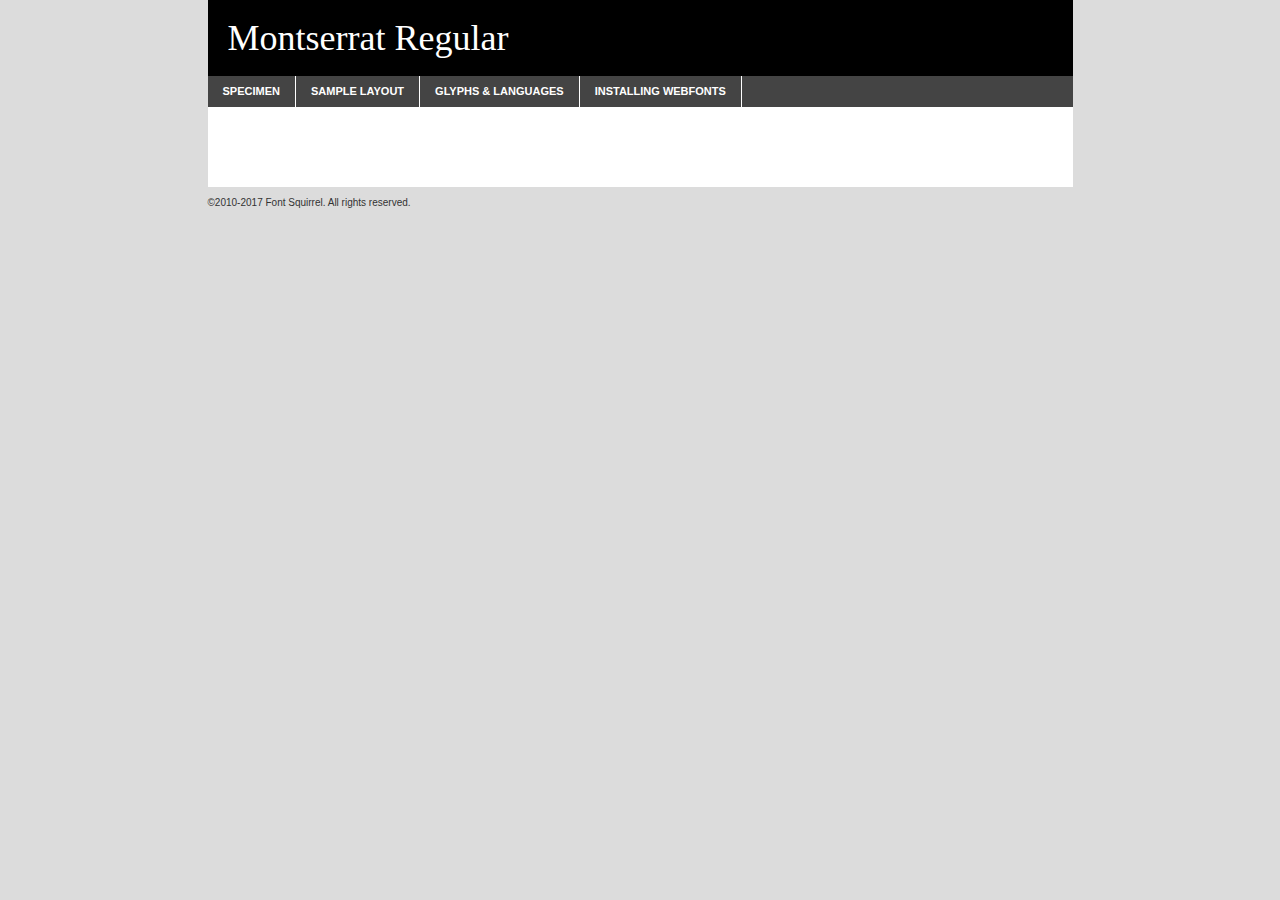
<file: euclid/fonts/montserrat-regular-demo.html>
<!DOCTYPE html PUBLIC "-//W3C//DTD XHTML 1.0 Transitional//EN"
	"http://www.w3.org/TR/xhtml1/DTD/xhtml1-transitional.dtd">

<html xmlns="http://www.w3.org/1999/xhtml" xml:lang="en" lang="en">
<head>
	<meta http-equiv="Content-Type" content="text/html; charset=utf-8" />
	<script src="http://ajax.googleapis.com/ajax/libs/jquery/1.7.2/jquery.min.js" type="text/javascript" charset="utf-8"></script>
	<script type="text/javascript">
	(function($){$.fn.easyTabs=function(option){var param=jQuery.extend({fadeSpeed:"fast",defaultContent:1,activeClass:'active'},option);$(this).each(function(){var thisId="#"+this.id;if(param.defaultContent==''){param.defaultContent=1;}
	if(typeof param.defaultContent=="number")
	{var defaultTab=$(thisId+" .tabs li:eq("+(param.defaultContent-1)+") a").attr('href').substr(1);}else{var defaultTab=param.defaultContent;}
	$(thisId+" .tabs li a").each(function(){var tabToHide=$(this).attr('href').substr(1);$("#"+tabToHide).addClass('easytabs-tab-content');});hideAll();changeContent(defaultTab);function hideAll(){$(thisId+" .easytabs-tab-content").hide();}
	function changeContent(tabId){hideAll();$(thisId+" .tabs li").removeClass(param.activeClass);$(thisId+" .tabs li a[href=#"+tabId+"]").closest('li').addClass(param.activeClass);if(param.fadeSpeed!="none")
	{$(thisId+" #"+tabId).fadeIn(param.fadeSpeed);}else{$(thisId+" #"+tabId).show();}}
	$(thisId+" .tabs li").click(function(){var tabId=$(this).find('a').attr('href').substr(1);changeContent(tabId);return false;});});}})(jQuery);
	</script>
	<link rel="stylesheet" href="specimen_files/specimen_stylesheet.css" type="text/css" charset="utf-8" />
	<link rel="stylesheet" href="stylesheet.css" type="text/css" charset="utf-8" />

	<style type="text/css">
					body{
				font-family: 'montserratregular';
							}
		</style>

	<title>Montserrat Regular Specimen</title>
	
	
	<script type="text/javascript" charset="utf-8">
		$(document).ready(function() {
			$('#container').easyTabs({defaultContent:1});
		});
	</script>
</head>

<body>
<div id="container">
	<div id="header">
		Montserrat Regular	</div>
	<ul class="tabs">
		<li><a href="#specimen">Specimen</a></li>
		<li><a href="#layout">Sample Layout</a></li>
				<li><a href="#glyphs">Glyphs &amp; Languages</a></li>
		<li><a href="#installing">Installing Webfonts</a></li>
		
	</ul>
	
	<div id="main_content">

		
			<div id="specimen">
		
				<div class="section">
					<div class="grid12 firstcol">
						<div class="huge">AaBb</div>
					</div>
				</div>
		
				<div class="section">
					<div class="glyph_range">A&#x200B;B&#x200b;C&#x200b;D&#x200b;E&#x200b;F&#x200b;G&#x200b;H&#x200b;I&#x200b;J&#x200b;K&#x200b;L&#x200b;M&#x200b;N&#x200b;O&#x200b;P&#x200b;Q&#x200b;R&#x200b;S&#x200b;T&#x200b;U&#x200b;V&#x200b;W&#x200b;X&#x200b;Y&#x200b;Z&#x200b;a&#x200b;b&#x200b;c&#x200b;d&#x200b;e&#x200b;f&#x200b;g&#x200b;h&#x200b;i&#x200b;j&#x200b;k&#x200b;l&#x200b;m&#x200b;n&#x200b;o&#x200b;p&#x200b;q&#x200b;r&#x200b;s&#x200b;t&#x200b;u&#x200b;v&#x200b;w&#x200b;x&#x200b;y&#x200b;z&#x200b;1&#x200b;2&#x200b;3&#x200b;4&#x200b;5&#x200b;6&#x200b;7&#x200b;8&#x200b;9&#x200b;0&#x200b;&amp;&#x200b;.&#x200b;,&#x200b;?&#x200b;!&#x200b;&#64;&#x200b;(&#x200b;)&#x200b;#&#x200b;$&#x200b;%&#x200b;*&#x200b;+&#x200b;-&#x200b;=&#x200b;:&#x200b;;</div>
				</div>
				<div class="section">
					<div class="grid12 firstcol">
						<table class="sample_table">
							<tr><td>10</td><td class="size10">abcdefghijklmnopqrstuvwxyzABCDEFGHIJKLMNOPQRSTUVWXYZ0123456789abcdefghijklmnopqrstuvwxyzABCDEFGHIJKLMNOPQRSTUVWXYZ0123456789abcdefghijklmnopqrstuvwxyzABCDEFGHIJKLMNOPQRSTUVWXYZ</td></tr>
							<tr><td>11</td><td class="size11">abcdefghijklmnopqrstuvwxyzABCDEFGHIJKLMNOPQRSTUVWXYZ0123456789abcdefghijklmnopqrstuvwxyzABCDEFGHIJKLMNOPQRSTUVWXYZ0123456789abcdefghijklmnopqrstuvwxyzABCDEFGHIJKLMNOPQRSTUVWXYZ</td></tr>
							<tr><td>12</td><td class="size12">abcdefghijklmnopqrstuvwxyzABCDEFGHIJKLMNOPQRSTUVWXYZ0123456789abcdefghijklmnopqrstuvwxyzABCDEFGHIJKLMNOPQRSTUVWXYZ0123456789abcdefghijklmnopqrstuvwxyzABCDEFGHIJKLMNOPQRSTUVWXYZ</td></tr>
							<tr><td>13</td><td class="size13">abcdefghijklmnopqrstuvwxyzABCDEFGHIJKLMNOPQRSTUVWXYZ0123456789abcdefghijklmnopqrstuvwxyzABCDEFGHIJKLMNOPQRSTUVWXYZ0123456789abcdefghijklmnopqrstuvwxyzABCDEFGHIJKLMNOPQRSTUVWXYZ</td></tr>
							<tr><td>14</td><td class="size14">abcdefghijklmnopqrstuvwxyzABCDEFGHIJKLMNOPQRSTUVWXYZ0123456789abcdefghijklmnopqrstuvwxyzABCDEFGHIJKLMNOPQRSTUVWXYZ0123456789abcdefghijklmnopqrstuvwxyzABCDEFGHIJKLMNOPQRSTUVWXYZ</td></tr>
							<tr><td>16</td><td class="size16">abcdefghijklmnopqrstuvwxyzABCDEFGHIJKLMNOPQRSTUVWXYZ0123456789abcdefghijklmnopqrstuvwxyzABCDEFGHIJKLMNOPQRSTUVWXYZ</td></tr>
							<tr><td>18</td><td class="size18">abcdefghijklmnopqrstuvwxyzABCDEFGHIJKLMNOPQRSTUVWXYZ0123456789abcdefghijklmnopqrstuvwxyzABCDEFGHIJKLMNOPQRSTUVWXYZ</td></tr>
							<tr><td>20</td><td class="size20">abcdefghijklmnopqrstuvwxyzABCDEFGHIJKLMNOPQRSTUVWXYZ0123456789abcdefghijklmnopqrstuvwxyzABCDEFGHIJKLMNOPQRSTUVWXYZ</td></tr>
							<tr><td>24</td><td class="size24">abcdefghijklmnopqrstuvwxyzABCDEFGHIJKLMNOPQRSTUVWXYZ0123456789abcdefghijklmnopqrstuvwxyzABCDEFGHIJKLMNOPQRSTUVWXYZ</td></tr>
							<tr><td>30</td><td class="size30">abcdefghijklmnopqrstuvwxyzABCDEFGHIJKLMNOPQRSTUVWXYZ0123456789abcdefghijklmnopqrstuvwxyzABCDEFGHIJKLMNOPQRSTUVWXYZ</td></tr>
							<tr><td>36</td><td class="size36">abcdefghijklmnopqrstuvwxyzABCDEFGHIJKLMNOPQRSTUVWXYZ0123456789abcdefghijklmnopqrstuvwxyzABCDEFGHIJKLMNOPQRSTUVWXYZ</td></tr>
							<tr><td>48</td><td class="size48">abcdefghijklmnopqrstuvwxyzABCDEFGHIJKLMNOPQRSTUVWXYZ0123456789abcdefghijklmnopqrstuvwxyzABCDEFGHIJKLMNOPQRSTUVWXYZ</td></tr>
							<tr><td>60</td><td class="size60">abcdefghijklmnopqrstuvwxyzABCDEFGHIJKLMNOPQRSTUVWXYZ0123456789abcdefghijklmnopqrstuvwxyzABCDEFGHIJKLMNOPQRSTUVWXYZ</td></tr>
							<tr><td>72</td><td class="size72">abcdefghijklmnopqrstuvwxyzABCDEFGHIJKLMNOPQRSTUVWXYZ0123456789abcdefghijklmnopqrstuvwxyzABCDEFGHIJKLMNOPQRSTUVWXYZ</td></tr>
							<tr><td>90</td><td class="size90">abcdefghijklmnopqrstuvwxyzABCDEFGHIJKLMNOPQRSTUVWXYZ0123456789abcdefghijklmnopqrstuvwxyzABCDEFGHIJKLMNOPQRSTUVWXYZ</td></tr>
						</table>
				
					</div>
			
				</div>
		
		
		
								<div class="section" id="bodycomparison">


										<div id="xheight">
				<div class="fontbody">&#x25FC;&#x25FC;&#x25FC;&#x25FC;&#x25FC;&#x25FC;&#x25FC;&#x25FC;&#x25FC;&#x25FC;&#x25FC;&#x25FC;&#x25FC;&#x25FC;&#x25FC;&#x25FC;&#x25FC;&#x25FC;&#x25FC;&#x25FC;&#x25FC;&#x25FC;&#x25FC;&#x25FC;&#x25FC;&#x25FC;&#x25FC;&#x25FC;&#x25FC;&#x25FC;&#x25FC;&#x25FC;&#x25FC;&#x25FC;&#x25FC;&#x25FC;&#x25FC;&#x25FC;&#x25FC;&#x25FC;&#x25FC;&#x25FC;&#x25FC;&#x25FC;&#x25FC;&#x25FC;&#x25FC;&#x25FC;&#x25FC;&#x25FC;&#x25FC;&#x25FC;&#x25FC;&#x25FC;&#x25FC;&#x25FC;&#x25FC;&#x25FC;&#x25FC;&#x25FC;&#x25FC;&#x25FC;&#x25FC;&#x25FC;&#x25FC;&#x25FC;&#x25FC;&#x25FC;&#x25FC;&#x25FC;&#x25FC;&#x25FC;&#x25FC;&#x25FC;&#x25FC;&#x25FC;&#x25FC;&#x25FC;&#x25FC;&#x25FC;&#x25FC;&#x25FC;&#x25FC;&#x25FC;&#x25FC;&#x25FC;&#x25FC;&#x25FC;&#x25FC;&#x25FC;&#x25FC;&#x25FC;&#x25FC;&#x25FC;&#x25FC;&#x25FC;&#x25FC;&#x25FC;&#x25FC;body</div><div class="arialbody">body</div><div class="verdanabody">body</div><div class="georgiabody">body</div></div>
										<div class="fontbody" style="z-index:1">
											body<span>Montserrat Regular</span>
										</div>
										<div class="arialbody" style="z-index:1">
											body<span>Arial</span>
										</div>
										<div class="verdanabody" style="z-index:1">
											body<span>Verdana</span>
										</div>
										<div class="georgiabody" style="z-index:1">
											body<span>Georgia</span>
										</div>



								</div>
		
		
				<div class="section psample psample_row1" id="">
					
					<div class="grid2 firstcol">
						<p class="size10"><span>10.</span>Aenean lacinia bibendum nulla sed consectetur. Fusce dapibus, tellus ac cursus commodo, tortor mauris condimentum nibh, ut fermentum massa justo sit amet risus. Nullam id dolor id nibh ultricies vehicula ut id elit. Cum sociis natoque penatibus et magnis dis parturient montes, nascetur ridiculus mus. Nulla vitae elit libero, a pharetra augue.</p>
			
					</div>
					<div class="grid3">
						<p class="size11"><span>11.</span>Aenean lacinia bibendum nulla sed consectetur. Fusce dapibus, tellus ac cursus commodo, tortor mauris condimentum nibh, ut fermentum massa justo sit amet risus. Nullam id dolor id nibh ultricies vehicula ut id elit. Cum sociis natoque penatibus et magnis dis parturient montes, nascetur ridiculus mus. Nulla vitae elit libero, a pharetra augue.</p>
			
					</div>
					<div class="grid3">
						<p class="size12"><span>12.</span>Aenean lacinia bibendum nulla sed consectetur. Fusce dapibus, tellus ac cursus commodo, tortor mauris condimentum nibh, ut fermentum massa justo sit amet risus. Nullam id dolor id nibh ultricies vehicula ut id elit. Cum sociis natoque penatibus et magnis dis parturient montes, nascetur ridiculus mus. Nulla vitae elit libero, a pharetra augue.</p>
			
					</div>
					<div class="grid4">
						<p class="size13"><span>13.</span>Aenean lacinia bibendum nulla sed consectetur. Fusce dapibus, tellus ac cursus commodo, tortor mauris condimentum nibh, ut fermentum massa justo sit amet risus. Nullam id dolor id nibh ultricies vehicula ut id elit. Cum sociis natoque penatibus et magnis dis parturient montes, nascetur ridiculus mus. Nulla vitae elit libero, a pharetra augue.</p>
			
					</div>
					<div class="white_blend"></div>
					
				</div>
				<div class="section psample psample_row2" id="">
					<div class="grid3 firstcol">
						<p class="size14"><span>14.</span>Aenean lacinia bibendum nulla sed consectetur. Fusce dapibus, tellus ac cursus commodo, tortor mauris condimentum nibh, ut fermentum massa justo sit amet risus. Nullam id dolor id nibh ultricies vehicula ut id elit. Cum sociis natoque penatibus et magnis dis parturient montes, nascetur ridiculus mus. Nulla vitae elit libero, a pharetra augue.</p>
			
					</div>
					<div class="grid4">
						<p class="size16"><span>16.</span>Aenean lacinia bibendum nulla sed consectetur. Fusce dapibus, tellus ac cursus commodo, tortor mauris condimentum nibh, ut fermentum massa justo sit amet risus. Nullam id dolor id nibh ultricies vehicula ut id elit. Cum sociis natoque penatibus et magnis dis parturient montes, nascetur ridiculus mus. Nulla vitae elit libero, a pharetra augue.</p>
			
					</div>
					<div class="grid5">
						<p class="size18"><span>18.</span>Aenean lacinia bibendum nulla sed consectetur. Fusce dapibus, tellus ac cursus commodo, tortor mauris condimentum nibh, ut fermentum massa justo sit amet risus. Nullam id dolor id nibh ultricies vehicula ut id elit. Cum sociis natoque penatibus et magnis dis parturient montes, nascetur ridiculus mus. Nulla vitae elit libero, a pharetra augue.</p>
			
					</div>

					<div class="white_blend"></div>

				</div>
				
				<div class="section psample psample_row3" id="">
					<div class="grid5 firstcol">
						<p class="size20"><span>20.</span>Aenean lacinia bibendum nulla sed consectetur. Fusce dapibus, tellus ac cursus commodo, tortor mauris condimentum nibh, ut fermentum massa justo sit amet risus. Nullam id dolor id nibh ultricies vehicula ut id elit. Cum sociis natoque penatibus et magnis dis parturient montes, nascetur ridiculus mus. Nulla vitae elit libero, a pharetra augue.</p>
					</div>
					<div class="grid7">
						<p class="size24"><span>24.</span>Aenean lacinia bibendum nulla sed consectetur. Fusce dapibus, tellus ac cursus commodo, tortor mauris condimentum nibh, ut fermentum massa justo sit amet risus. Nullam id dolor id nibh ultricies vehicula ut id elit. Cum sociis natoque penatibus et magnis dis parturient montes, nascetur ridiculus mus. Nulla vitae elit libero, a pharetra augue.</p>
					</div>
					
					<div class="white_blend"></div>
					
				</div>
				
				<div class="section psample psample_row4" id="">
					<div class="grid12 firstcol">
						<p class="size30"><span>30.</span>Aenean lacinia bibendum nulla sed consectetur. Fusce dapibus, tellus ac cursus commodo, tortor mauris condimentum nibh, ut fermentum massa justo sit amet risus. Nullam id dolor id nibh ultricies vehicula ut id elit. Cum sociis natoque penatibus et magnis dis parturient montes, nascetur ridiculus mus. Nulla vitae elit libero, a pharetra augue.</p>
					</div>
					<div class="white_blend"></div>
					
				</div>
				
				
				
				<div class="section psample psample_row1 fullreverse">
					<div class="grid2 firstcol">
						<p class="size10"><span>10.</span>Aenean lacinia bibendum nulla sed consectetur. Fusce dapibus, tellus ac cursus commodo, tortor mauris condimentum nibh, ut fermentum massa justo sit amet risus. Nullam id dolor id nibh ultricies vehicula ut id elit. Cum sociis natoque penatibus et magnis dis parturient montes, nascetur ridiculus mus. Nulla vitae elit libero, a pharetra augue.</p>
			
					</div>
					<div class="grid3">
						<p class="size11"><span>11.</span>Aenean lacinia bibendum nulla sed consectetur. Fusce dapibus, tellus ac cursus commodo, tortor mauris condimentum nibh, ut fermentum massa justo sit amet risus. Nullam id dolor id nibh ultricies vehicula ut id elit. Cum sociis natoque penatibus et magnis dis parturient montes, nascetur ridiculus mus. Nulla vitae elit libero, a pharetra augue.</p>
			
					</div>
					<div class="grid3">
						<p class="size12"><span>12.</span>Aenean lacinia bibendum nulla sed consectetur. Fusce dapibus, tellus ac cursus commodo, tortor mauris condimentum nibh, ut fermentum massa justo sit amet risus. Nullam id dolor id nibh ultricies vehicula ut id elit. Cum sociis natoque penatibus et magnis dis parturient montes, nascetur ridiculus mus. Nulla vitae elit libero, a pharetra augue.</p>
			
					</div>
					<div class="grid4">
						<p class="size13"><span>13.</span>Aenean lacinia bibendum nulla sed consectetur. Fusce dapibus, tellus ac cursus commodo, tortor mauris condimentum nibh, ut fermentum massa justo sit amet risus. Nullam id dolor id nibh ultricies vehicula ut id elit. Cum sociis natoque penatibus et magnis dis parturient montes, nascetur ridiculus mus. Nulla vitae elit libero, a pharetra augue.</p>
			
					</div>
					<div class="black_blend"></div>
					
				</div>
				
				<div class="section psample psample_row2 fullreverse">
					<div class="grid3 firstcol">
						<p class="size14"><span>14.</span>Aenean lacinia bibendum nulla sed consectetur. Fusce dapibus, tellus ac cursus commodo, tortor mauris condimentum nibh, ut fermentum massa justo sit amet risus. Nullam id dolor id nibh ultricies vehicula ut id elit. Cum sociis natoque penatibus et magnis dis parturient montes, nascetur ridiculus mus. Nulla vitae elit libero, a pharetra augue.</p>
			
					</div>
					<div class="grid4">
						<p class="size16"><span>16.</span>Aenean lacinia bibendum nulla sed consectetur. Fusce dapibus, tellus ac cursus commodo, tortor mauris condimentum nibh, ut fermentum massa justo sit amet risus. Nullam id dolor id nibh ultricies vehicula ut id elit. Cum sociis natoque penatibus et magnis dis parturient montes, nascetur ridiculus mus. Nulla vitae elit libero, a pharetra augue.</p>
			
					</div>
					<div class="grid5">
						<p class="size18"><span>18.</span>Aenean lacinia bibendum nulla sed consectetur. Fusce dapibus, tellus ac cursus commodo, tortor mauris condimentum nibh, ut fermentum massa justo sit amet risus. Nullam id dolor id nibh ultricies vehicula ut id elit. Cum sociis natoque penatibus et magnis dis parturient montes, nascetur ridiculus mus. Nulla vitae elit libero, a pharetra augue.</p>
			
					</div>
					<div class="black_blend"></div>

				</div>
				
				<div class="section psample fullreverse psample_row3" id="">
					<div class="grid5 firstcol">
						<p class="size20"><span>20.</span>Aenean lacinia bibendum nulla sed consectetur. Fusce dapibus, tellus ac cursus commodo, tortor mauris condimentum nibh, ut fermentum massa justo sit amet risus. Nullam id dolor id nibh ultricies vehicula ut id elit. Cum sociis natoque penatibus et magnis dis parturient montes, nascetur ridiculus mus. Nulla vitae elit libero, a pharetra augue.</p>
					</div>
					<div class="grid7">
						<p class="size24"><span>24.</span>Aenean lacinia bibendum nulla sed consectetur. Fusce dapibus, tellus ac cursus commodo, tortor mauris condimentum nibh, ut fermentum massa justo sit amet risus. Nullam id dolor id nibh ultricies vehicula ut id elit. Cum sociis natoque penatibus et magnis dis parturient montes, nascetur ridiculus mus. Nulla vitae elit libero, a pharetra augue.</p>
					</div>
					
					<div class="black_blend"></div>
					
				</div>
				
				<div class="section psample fullreverse psample_row4" id="" style="border-bottom: 20px #000 solid;">
					<div class="grid12 firstcol">
						<p class="size30"><span>30.</span>Aenean lacinia bibendum nulla sed consectetur. Fusce dapibus, tellus ac cursus commodo, tortor mauris condimentum nibh, ut fermentum massa justo sit amet risus. Nullam id dolor id nibh ultricies vehicula ut id elit. Cum sociis natoque penatibus et magnis dis parturient montes, nascetur ridiculus mus. Nulla vitae elit libero, a pharetra augue.</p>
					</div>
					<div class="black_blend"></div>
					
				</div>
				
				
				
				
			</div>
			
			<div id="layout">
				
				<div class="section">
					
					<div class="grid12 firstcol">
						<h1>Lorem Ipsum Dolor</h1>
						<h2>Etiam porta sem malesuada magna mollis euismod</h2>
						
						<p class="byline">By <a href="#link">Aenean Lacinia</a></p>
					</div>
				</div>
				<div class="section">
					<div class="grid8 firstcol">
						<p class="large">Donec sed odio dui. Morbi leo risus, porta ac consectetur ac, vestibulum at eros. Fusce dapibus, tellus ac cursus commodo, tortor mauris condimentum nibh, ut fermentum massa justo sit amet risus. </p>

						
						<h3>Pellentesque ornare sem</h3>

						<p>Maecenas sed diam eget risus varius blandit sit amet non magna. Maecenas faucibus mollis interdum. Donec ullamcorper nulla non metus auctor fringilla. Nullam id dolor id nibh ultricies vehicula ut id elit. Nullam id dolor id nibh ultricies vehicula ut id elit. </p>

						<p>Aenean eu leo quam. Pellentesque ornare sem lacinia quam venenatis vestibulum. Lorem ipsum dolor sit amet, consectetur adipiscing elit. Cum sociis natoque penatibus et magnis dis parturient montes, nascetur ridiculus mus. </p>

						<p>Nulla vitae elit libero, a pharetra augue. Praesent commodo cursus magna, vel scelerisque nisl consectetur et. Aenean lacinia bibendum nulla sed consectetur. </p>

						<p>Nullam quis risus eget urna mollis ornare vel eu leo. Nullam quis risus eget urna mollis ornare vel eu leo. Maecenas sed diam eget risus varius blandit sit amet non magna. Donec ullamcorper nulla non metus auctor fringilla. </p>

						<h3>Cras mattis consectetur</h3>

						<p>Aenean eu leo quam. Pellentesque ornare sem lacinia quam venenatis vestibulum. Aenean lacinia bibendum nulla sed consectetur. Integer posuere erat a ante venenatis dapibus posuere velit aliquet. Cras mattis consectetur purus sit amet fermentum. </p>

						<p>Nullam id dolor id nibh ultricies vehicula ut id elit. Nullam quis risus eget urna mollis ornare vel eu leo. Cras mattis consectetur purus sit amet fermentum.</p>
					</div>
					
					<div class="grid4 sidebar">
						
						<div class="box reverse">
							<p class="last">Nullam quis risus eget urna mollis ornare vel eu leo. Donec ullamcorper nulla non metus auctor fringilla. Cras mattis consectetur purus sit amet fermentum. Sed posuere consectetur est at lobortis. Lorem ipsum dolor sit amet, consectetur adipiscing elit. </p>
						</div>
						
						<p class="caption">Maecenas sed diam eget risus varius.</p>

						<p>Vestibulum id ligula porta felis euismod semper. Integer posuere erat a ante venenatis dapibus posuere velit aliquet. Vestibulum id ligula porta felis euismod semper. Sed posuere consectetur est at lobortis. Maecenas sed diam eget risus varius blandit sit amet non magna. Fusce dapibus, tellus ac cursus commodo, tortor mauris condimentum nibh, ut fermentum massa justo sit amet risus. </p>

					

						<p>Duis mollis, est non commodo luctus, nisi erat porttitor ligula, eget lacinia odio sem nec elit. Aenean lacinia bibendum nulla sed consectetur. Vivamus sagittis lacus vel augue laoreet rutrum faucibus dolor auctor. Aenean lacinia bibendum nulla sed consectetur. Nullam quis risus eget urna mollis ornare vel eu leo. </p>

						<p>Praesent commodo cursus magna, vel scelerisque nisl consectetur et. Donec ullamcorper nulla non metus auctor fringilla. Maecenas faucibus mollis interdum. Fusce dapibus, tellus ac cursus commodo, tortor mauris condimentum nibh, ut fermentum massa justo sit amet risus. </p>

					</div>
				</div>
				
			</div>


			



		<div id="glyphs">
			<div class="section">
				<div class="grid12 firstcol">
			
				<h1>Language Support</h1>
				<p>The subset of Montserrat Regular in this kit supports the following languages:<br />
			
					Cyrillic, English, Arrernte, Bislama, Cebuano, Fijian, Gilbertese, Hmong, Ibanag, Iloko_ilokano, Interglossa_glosa, Interlingua, Lojban, Norfolk_pitcairnese, Oromo, Rotokas, Seychelles_creole, Shona, Somali, Southern_ndebele, Swahili, Swati_swazi, Tok_pisin, Turkmen_cyrillic, Uyghur_cyrillic, Votic_cyrillic, Warlpiri, Xhosa, Zulu, Latinbasic, Ubasic, Demo, Moldovan				</p>
				<h1>Glyph Chart</h1>
				<p>The subset of Montserrat Regular in this kit includes all the glyphs listed below. Unicode entities are included above each glyph to help you insert individual characters into your layout.</p>
				<div id="glyph_chart">
			
																														 <div><p>&amp;#13;</p>&#13;</div>
																				 <div><p>&amp;#32;</p>&#32;</div>
																				 <div><p>&amp;#33;</p>&#33;</div>
																				 <div><p>&amp;#34;</p>&#34;</div>
																				 <div><p>&amp;#35;</p>&#35;</div>
																				 <div><p>&amp;#36;</p>&#36;</div>
																				 <div><p>&amp;#37;</p>&#37;</div>
																				 <div><p>&amp;#38;</p>&#38;</div>
																				 <div><p>&amp;#39;</p>&#39;</div>
																				 <div><p>&amp;#40;</p>&#40;</div>
																				 <div><p>&amp;#41;</p>&#41;</div>
																				 <div><p>&amp;#42;</p>&#42;</div>
																				 <div><p>&amp;#43;</p>&#43;</div>
																				 <div><p>&amp;#44;</p>&#44;</div>
																				 <div><p>&amp;#45;</p>&#45;</div>
																				 <div><p>&amp;#46;</p>&#46;</div>
																				 <div><p>&amp;#47;</p>&#47;</div>
																				 <div><p>&amp;#48;</p>&#48;</div>
																				 <div><p>&amp;#49;</p>&#49;</div>
																				 <div><p>&amp;#50;</p>&#50;</div>
																				 <div><p>&amp;#51;</p>&#51;</div>
																				 <div><p>&amp;#52;</p>&#52;</div>
																				 <div><p>&amp;#53;</p>&#53;</div>
																				 <div><p>&amp;#54;</p>&#54;</div>
																				 <div><p>&amp;#55;</p>&#55;</div>
																				 <div><p>&amp;#56;</p>&#56;</div>
																				 <div><p>&amp;#57;</p>&#57;</div>
																				 <div><p>&amp;#58;</p>&#58;</div>
																				 <div><p>&amp;#59;</p>&#59;</div>
																				 <div><p>&amp;#60;</p>&#60;</div>
																				 <div><p>&amp;#61;</p>&#61;</div>
																				 <div><p>&amp;#62;</p>&#62;</div>
																				 <div><p>&amp;#63;</p>&#63;</div>
																				 <div><p>&amp;#64;</p>&#64;</div>
																				 <div><p>&amp;#65;</p>&#65;</div>
																				 <div><p>&amp;#66;</p>&#66;</div>
																				 <div><p>&amp;#67;</p>&#67;</div>
																				 <div><p>&amp;#68;</p>&#68;</div>
																				 <div><p>&amp;#69;</p>&#69;</div>
																				 <div><p>&amp;#70;</p>&#70;</div>
																				 <div><p>&amp;#71;</p>&#71;</div>
																				 <div><p>&amp;#72;</p>&#72;</div>
																				 <div><p>&amp;#73;</p>&#73;</div>
																				 <div><p>&amp;#74;</p>&#74;</div>
																				 <div><p>&amp;#75;</p>&#75;</div>
																				 <div><p>&amp;#76;</p>&#76;</div>
																				 <div><p>&amp;#77;</p>&#77;</div>
																				 <div><p>&amp;#78;</p>&#78;</div>
																				 <div><p>&amp;#79;</p>&#79;</div>
																				 <div><p>&amp;#80;</p>&#80;</div>
																				 <div><p>&amp;#81;</p>&#81;</div>
																				 <div><p>&amp;#82;</p>&#82;</div>
																				 <div><p>&amp;#83;</p>&#83;</div>
																				 <div><p>&amp;#84;</p>&#84;</div>
																				 <div><p>&amp;#85;</p>&#85;</div>
																				 <div><p>&amp;#86;</p>&#86;</div>
																				 <div><p>&amp;#87;</p>&#87;</div>
																				 <div><p>&amp;#88;</p>&#88;</div>
																				 <div><p>&amp;#89;</p>&#89;</div>
																				 <div><p>&amp;#90;</p>&#90;</div>
																				 <div><p>&amp;#91;</p>&#91;</div>
																				 <div><p>&amp;#92;</p>&#92;</div>
																				 <div><p>&amp;#93;</p>&#93;</div>
																				 <div><p>&amp;#94;</p>&#94;</div>
																				 <div><p>&amp;#95;</p>&#95;</div>
																				 <div><p>&amp;#96;</p>&#96;</div>
																				 <div><p>&amp;#97;</p>&#97;</div>
																				 <div><p>&amp;#98;</p>&#98;</div>
																				 <div><p>&amp;#99;</p>&#99;</div>
																				 <div><p>&amp;#100;</p>&#100;</div>
																				 <div><p>&amp;#101;</p>&#101;</div>
																				 <div><p>&amp;#102;</p>&#102;</div>
																				 <div><p>&amp;#103;</p>&#103;</div>
																				 <div><p>&amp;#104;</p>&#104;</div>
																				 <div><p>&amp;#105;</p>&#105;</div>
																				 <div><p>&amp;#106;</p>&#106;</div>
																				 <div><p>&amp;#107;</p>&#107;</div>
																				 <div><p>&amp;#108;</p>&#108;</div>
																				 <div><p>&amp;#109;</p>&#109;</div>
																				 <div><p>&amp;#110;</p>&#110;</div>
																				 <div><p>&amp;#111;</p>&#111;</div>
																				 <div><p>&amp;#112;</p>&#112;</div>
																				 <div><p>&amp;#113;</p>&#113;</div>
																				 <div><p>&amp;#114;</p>&#114;</div>
																				 <div><p>&amp;#115;</p>&#115;</div>
																				 <div><p>&amp;#116;</p>&#116;</div>
																				 <div><p>&amp;#117;</p>&#117;</div>
																				 <div><p>&amp;#118;</p>&#118;</div>
																				 <div><p>&amp;#119;</p>&#119;</div>
																				 <div><p>&amp;#120;</p>&#120;</div>
																				 <div><p>&amp;#121;</p>&#121;</div>
																				 <div><p>&amp;#122;</p>&#122;</div>
																				 <div><p>&amp;#123;</p>&#123;</div>
																				 <div><p>&amp;#124;</p>&#124;</div>
																				 <div><p>&amp;#125;</p>&#125;</div>
																				 <div><p>&amp;#126;</p>&#126;</div>
																				 <div><p>&amp;#160;</p>&#160;</div>
																				 <div><p>&amp;#162;</p>&#162;</div>
																				 <div><p>&amp;#163;</p>&#163;</div>
																				 <div><p>&amp;#165;</p>&#165;</div>
																				 <div><p>&amp;#168;</p>&#168;</div>
																				 <div><p>&amp;#169;</p>&#169;</div>
																				 <div><p>&amp;#171;</p>&#171;</div>
																				 <div><p>&amp;#173;</p>&#173;</div>
																				 <div><p>&amp;#174;</p>&#174;</div>
																				 <div><p>&amp;#180;</p>&#180;</div>
																				 <div><p>&amp;#184;</p>&#184;</div>
																				 <div><p>&amp;#187;</p>&#187;</div>
																				 <div><p>&amp;#710;</p>&#710;</div>
																				 <div><p>&amp;#730;</p>&#730;</div>
																				 <div><p>&amp;#732;</p>&#732;</div>
																				 <div><p>&amp;#1024;</p>&#1024;</div>
																				 <div><p>&amp;#1025;</p>&#1025;</div>
																				 <div><p>&amp;#1026;</p>&#1026;</div>
																				 <div><p>&amp;#1027;</p>&#1027;</div>
																				 <div><p>&amp;#1028;</p>&#1028;</div>
																				 <div><p>&amp;#1029;</p>&#1029;</div>
																				 <div><p>&amp;#1030;</p>&#1030;</div>
																				 <div><p>&amp;#1031;</p>&#1031;</div>
																				 <div><p>&amp;#1032;</p>&#1032;</div>
																				 <div><p>&amp;#1033;</p>&#1033;</div>
																				 <div><p>&amp;#1034;</p>&#1034;</div>
																				 <div><p>&amp;#1035;</p>&#1035;</div>
																				 <div><p>&amp;#1036;</p>&#1036;</div>
																				 <div><p>&amp;#1037;</p>&#1037;</div>
																				 <div><p>&amp;#1038;</p>&#1038;</div>
																				 <div><p>&amp;#1039;</p>&#1039;</div>
																				 <div><p>&amp;#1040;</p>&#1040;</div>
																				 <div><p>&amp;#1041;</p>&#1041;</div>
																				 <div><p>&amp;#1042;</p>&#1042;</div>
																				 <div><p>&amp;#1043;</p>&#1043;</div>
																				 <div><p>&amp;#1044;</p>&#1044;</div>
																				 <div><p>&amp;#1045;</p>&#1045;</div>
																				 <div><p>&amp;#1046;</p>&#1046;</div>
																				 <div><p>&amp;#1047;</p>&#1047;</div>
																				 <div><p>&amp;#1048;</p>&#1048;</div>
																				 <div><p>&amp;#1049;</p>&#1049;</div>
																				 <div><p>&amp;#1050;</p>&#1050;</div>
																				 <div><p>&amp;#1051;</p>&#1051;</div>
																				 <div><p>&amp;#1052;</p>&#1052;</div>
																				 <div><p>&amp;#1053;</p>&#1053;</div>
																				 <div><p>&amp;#1054;</p>&#1054;</div>
																				 <div><p>&amp;#1055;</p>&#1055;</div>
																				 <div><p>&amp;#1056;</p>&#1056;</div>
																				 <div><p>&amp;#1057;</p>&#1057;</div>
																				 <div><p>&amp;#1058;</p>&#1058;</div>
																				 <div><p>&amp;#1059;</p>&#1059;</div>
																				 <div><p>&amp;#1060;</p>&#1060;</div>
																				 <div><p>&amp;#1061;</p>&#1061;</div>
																				 <div><p>&amp;#1062;</p>&#1062;</div>
																				 <div><p>&amp;#1063;</p>&#1063;</div>
																				 <div><p>&amp;#1064;</p>&#1064;</div>
																				 <div><p>&amp;#1065;</p>&#1065;</div>
																				 <div><p>&amp;#1066;</p>&#1066;</div>
																				 <div><p>&amp;#1067;</p>&#1067;</div>
																				 <div><p>&amp;#1068;</p>&#1068;</div>
																				 <div><p>&amp;#1069;</p>&#1069;</div>
																				 <div><p>&amp;#1070;</p>&#1070;</div>
																				 <div><p>&amp;#1071;</p>&#1071;</div>
																				 <div><p>&amp;#1072;</p>&#1072;</div>
																				 <div><p>&amp;#1073;</p>&#1073;</div>
																				 <div><p>&amp;#1074;</p>&#1074;</div>
																				 <div><p>&amp;#1075;</p>&#1075;</div>
																				 <div><p>&amp;#1076;</p>&#1076;</div>
																				 <div><p>&amp;#1077;</p>&#1077;</div>
																				 <div><p>&amp;#1078;</p>&#1078;</div>
																				 <div><p>&amp;#1079;</p>&#1079;</div>
																				 <div><p>&amp;#1080;</p>&#1080;</div>
																				 <div><p>&amp;#1081;</p>&#1081;</div>
																				 <div><p>&amp;#1082;</p>&#1082;</div>
																				 <div><p>&amp;#1083;</p>&#1083;</div>
																				 <div><p>&amp;#1084;</p>&#1084;</div>
																				 <div><p>&amp;#1085;</p>&#1085;</div>
																				 <div><p>&amp;#1086;</p>&#1086;</div>
																				 <div><p>&amp;#1087;</p>&#1087;</div>
																				 <div><p>&amp;#1088;</p>&#1088;</div>
																				 <div><p>&amp;#1089;</p>&#1089;</div>
																				 <div><p>&amp;#1090;</p>&#1090;</div>
																				 <div><p>&amp;#1091;</p>&#1091;</div>
																				 <div><p>&amp;#1092;</p>&#1092;</div>
																				 <div><p>&amp;#1093;</p>&#1093;</div>
																				 <div><p>&amp;#1094;</p>&#1094;</div>
																				 <div><p>&amp;#1095;</p>&#1095;</div>
																				 <div><p>&amp;#1096;</p>&#1096;</div>
																				 <div><p>&amp;#1097;</p>&#1097;</div>
																				 <div><p>&amp;#1098;</p>&#1098;</div>
																				 <div><p>&amp;#1099;</p>&#1099;</div>
																				 <div><p>&amp;#1100;</p>&#1100;</div>
																				 <div><p>&amp;#1101;</p>&#1101;</div>
																				 <div><p>&amp;#1102;</p>&#1102;</div>
																				 <div><p>&amp;#1103;</p>&#1103;</div>
																				 <div><p>&amp;#1104;</p>&#1104;</div>
																				 <div><p>&amp;#1105;</p>&#1105;</div>
																				 <div><p>&amp;#1106;</p>&#1106;</div>
																				 <div><p>&amp;#1107;</p>&#1107;</div>
																				 <div><p>&amp;#1108;</p>&#1108;</div>
																				 <div><p>&amp;#1109;</p>&#1109;</div>
																				 <div><p>&amp;#1110;</p>&#1110;</div>
																				 <div><p>&amp;#1111;</p>&#1111;</div>
																				 <div><p>&amp;#1112;</p>&#1112;</div>
																				 <div><p>&amp;#1113;</p>&#1113;</div>
																				 <div><p>&amp;#1114;</p>&#1114;</div>
																				 <div><p>&amp;#1115;</p>&#1115;</div>
																				 <div><p>&amp;#1116;</p>&#1116;</div>
																				 <div><p>&amp;#1117;</p>&#1117;</div>
																				 <div><p>&amp;#1118;</p>&#1118;</div>
																				 <div><p>&amp;#1119;</p>&#1119;</div>
																				 <div><p>&amp;#1122;</p>&#1122;</div>
																				 <div><p>&amp;#1123;</p>&#1123;</div>
																				 <div><p>&amp;#1130;</p>&#1130;</div>
																				 <div><p>&amp;#1131;</p>&#1131;</div>
																				 <div><p>&amp;#1138;</p>&#1138;</div>
																				 <div><p>&amp;#1139;</p>&#1139;</div>
																				 <div><p>&amp;#1140;</p>&#1140;</div>
																				 <div><p>&amp;#1141;</p>&#1141;</div>
																				 <div><p>&amp;#1162;</p>&#1162;</div>
																				 <div><p>&amp;#1163;</p>&#1163;</div>
																				 <div><p>&amp;#1164;</p>&#1164;</div>
																				 <div><p>&amp;#1165;</p>&#1165;</div>
																				 <div><p>&amp;#1166;</p>&#1166;</div>
																				 <div><p>&amp;#1167;</p>&#1167;</div>
																				 <div><p>&amp;#1168;</p>&#1168;</div>
																				 <div><p>&amp;#1169;</p>&#1169;</div>
																				 <div><p>&amp;#1170;</p>&#1170;</div>
																				 <div><p>&amp;#1171;</p>&#1171;</div>
																				 <div><p>&amp;#1172;</p>&#1172;</div>
																				 <div><p>&amp;#1173;</p>&#1173;</div>
																				 <div><p>&amp;#1174;</p>&#1174;</div>
																				 <div><p>&amp;#1175;</p>&#1175;</div>
																				 <div><p>&amp;#1176;</p>&#1176;</div>
																				 <div><p>&amp;#1177;</p>&#1177;</div>
																				 <div><p>&amp;#1178;</p>&#1178;</div>
																				 <div><p>&amp;#1179;</p>&#1179;</div>
																				 <div><p>&amp;#1180;</p>&#1180;</div>
																				 <div><p>&amp;#1181;</p>&#1181;</div>
																				 <div><p>&amp;#1182;</p>&#1182;</div>
																				 <div><p>&amp;#1183;</p>&#1183;</div>
																				 <div><p>&amp;#1184;</p>&#1184;</div>
																				 <div><p>&amp;#1185;</p>&#1185;</div>
																				 <div><p>&amp;#1186;</p>&#1186;</div>
																				 <div><p>&amp;#1187;</p>&#1187;</div>
																				 <div><p>&amp;#1188;</p>&#1188;</div>
																				 <div><p>&amp;#1189;</p>&#1189;</div>
																				 <div><p>&amp;#1190;</p>&#1190;</div>
																				 <div><p>&amp;#1191;</p>&#1191;</div>
																				 <div><p>&amp;#1192;</p>&#1192;</div>
																				 <div><p>&amp;#1193;</p>&#1193;</div>
																				 <div><p>&amp;#1194;</p>&#1194;</div>
																				 <div><p>&amp;#1195;</p>&#1195;</div>
																				 <div><p>&amp;#1196;</p>&#1196;</div>
																				 <div><p>&amp;#1197;</p>&#1197;</div>
																				 <div><p>&amp;#1198;</p>&#1198;</div>
																				 <div><p>&amp;#1199;</p>&#1199;</div>
																				 <div><p>&amp;#1200;</p>&#1200;</div>
																				 <div><p>&amp;#1201;</p>&#1201;</div>
																				 <div><p>&amp;#1202;</p>&#1202;</div>
																				 <div><p>&amp;#1203;</p>&#1203;</div>
																				 <div><p>&amp;#1204;</p>&#1204;</div>
																				 <div><p>&amp;#1205;</p>&#1205;</div>
																				 <div><p>&amp;#1206;</p>&#1206;</div>
																				 <div><p>&amp;#1207;</p>&#1207;</div>
																				 <div><p>&amp;#1208;</p>&#1208;</div>
																				 <div><p>&amp;#1209;</p>&#1209;</div>
																				 <div><p>&amp;#1210;</p>&#1210;</div>
																				 <div><p>&amp;#1211;</p>&#1211;</div>
																				 <div><p>&amp;#1212;</p>&#1212;</div>
																				 <div><p>&amp;#1213;</p>&#1213;</div>
																				 <div><p>&amp;#1214;</p>&#1214;</div>
																				 <div><p>&amp;#1215;</p>&#1215;</div>
																				 <div><p>&amp;#1216;</p>&#1216;</div>
																				 <div><p>&amp;#1217;</p>&#1217;</div>
																				 <div><p>&amp;#1218;</p>&#1218;</div>
																				 <div><p>&amp;#1219;</p>&#1219;</div>
																				 <div><p>&amp;#1220;</p>&#1220;</div>
																				 <div><p>&amp;#1222;</p>&#1222;</div>
																				 <div><p>&amp;#1223;</p>&#1223;</div>
																				 <div><p>&amp;#1224;</p>&#1224;</div>
																				 <div><p>&amp;#1225;</p>&#1225;</div>
																				 <div><p>&amp;#1226;</p>&#1226;</div>
																				 <div><p>&amp;#1227;</p>&#1227;</div>
																				 <div><p>&amp;#1228;</p>&#1228;</div>
																				 <div><p>&amp;#1229;</p>&#1229;</div>
																				 <div><p>&amp;#1230;</p>&#1230;</div>
																				 <div><p>&amp;#1231;</p>&#1231;</div>
																				 <div><p>&amp;#1232;</p>&#1232;</div>
																				 <div><p>&amp;#1233;</p>&#1233;</div>
																				 <div><p>&amp;#1234;</p>&#1234;</div>
																				 <div><p>&amp;#1235;</p>&#1235;</div>
																				 <div><p>&amp;#1236;</p>&#1236;</div>
																				 <div><p>&amp;#1237;</p>&#1237;</div>
																				 <div><p>&amp;#1238;</p>&#1238;</div>
																				 <div><p>&amp;#1239;</p>&#1239;</div>
																				 <div><p>&amp;#1240;</p>&#1240;</div>
																				 <div><p>&amp;#1241;</p>&#1241;</div>
																				 <div><p>&amp;#1242;</p>&#1242;</div>
																				 <div><p>&amp;#1243;</p>&#1243;</div>
																				 <div><p>&amp;#1244;</p>&#1244;</div>
																				 <div><p>&amp;#1245;</p>&#1245;</div>
																				 <div><p>&amp;#1246;</p>&#1246;</div>
																				 <div><p>&amp;#1247;</p>&#1247;</div>
																				 <div><p>&amp;#1248;</p>&#1248;</div>
																				 <div><p>&amp;#1249;</p>&#1249;</div>
																				 <div><p>&amp;#1250;</p>&#1250;</div>
																				 <div><p>&amp;#1251;</p>&#1251;</div>
																				 <div><p>&amp;#1252;</p>&#1252;</div>
																				 <div><p>&amp;#1253;</p>&#1253;</div>
																				 <div><p>&amp;#1254;</p>&#1254;</div>
																				 <div><p>&amp;#1255;</p>&#1255;</div>
																				 <div><p>&amp;#1256;</p>&#1256;</div>
																				 <div><p>&amp;#1257;</p>&#1257;</div>
																				 <div><p>&amp;#1258;</p>&#1258;</div>
																				 <div><p>&amp;#1259;</p>&#1259;</div>
																				 <div><p>&amp;#1260;</p>&#1260;</div>
																				 <div><p>&amp;#1261;</p>&#1261;</div>
																				 <div><p>&amp;#1262;</p>&#1262;</div>
																				 <div><p>&amp;#1263;</p>&#1263;</div>
																				 <div><p>&amp;#1264;</p>&#1264;</div>
																				 <div><p>&amp;#1265;</p>&#1265;</div>
																				 <div><p>&amp;#1266;</p>&#1266;</div>
																				 <div><p>&amp;#1267;</p>&#1267;</div>
																				 <div><p>&amp;#1268;</p>&#1268;</div>
																				 <div><p>&amp;#1269;</p>&#1269;</div>
																				 <div><p>&amp;#1270;</p>&#1270;</div>
																				 <div><p>&amp;#1271;</p>&#1271;</div>
																				 <div><p>&amp;#1272;</p>&#1272;</div>
																				 <div><p>&amp;#1273;</p>&#1273;</div>
																				 <div><p>&amp;#1274;</p>&#1274;</div>
																				 <div><p>&amp;#1275;</p>&#1275;</div>
																				 <div><p>&amp;#1276;</p>&#1276;</div>
																				 <div><p>&amp;#1277;</p>&#1277;</div>
																				 <div><p>&amp;#1278;</p>&#1278;</div>
																				 <div><p>&amp;#1279;</p>&#1279;</div>
																				 <div><p>&amp;#8192;</p>&#8192;</div>
																				 <div><p>&amp;#8193;</p>&#8193;</div>
																				 <div><p>&amp;#8194;</p>&#8194;</div>
																				 <div><p>&amp;#8195;</p>&#8195;</div>
																				 <div><p>&amp;#8196;</p>&#8196;</div>
																				 <div><p>&amp;#8197;</p>&#8197;</div>
																				 <div><p>&amp;#8198;</p>&#8198;</div>
																				 <div><p>&amp;#8199;</p>&#8199;</div>
																				 <div><p>&amp;#8200;</p>&#8200;</div>
																				 <div><p>&amp;#8201;</p>&#8201;</div>
																				 <div><p>&amp;#8202;</p>&#8202;</div>
																				 <div><p>&amp;#8208;</p>&#8208;</div>
																				 <div><p>&amp;#8209;</p>&#8209;</div>
																				 <div><p>&amp;#8210;</p>&#8210;</div>
																				 <div><p>&amp;#8211;</p>&#8211;</div>
																				 <div><p>&amp;#8212;</p>&#8212;</div>
																				 <div><p>&amp;#8216;</p>&#8216;</div>
																				 <div><p>&amp;#8217;</p>&#8217;</div>
																				 <div><p>&amp;#8218;</p>&#8218;</div>
																				 <div><p>&amp;#8220;</p>&#8220;</div>
																				 <div><p>&amp;#8221;</p>&#8221;</div>
																				 <div><p>&amp;#8222;</p>&#8222;</div>
																				 <div><p>&amp;#8226;</p>&#8226;</div>
																				 <div><p>&amp;#8230;</p>&#8230;</div>
																				 <div><p>&amp;#8239;</p>&#8239;</div>
																				 <div><p>&amp;#8249;</p>&#8249;</div>
																				 <div><p>&amp;#8250;</p>&#8250;</div>
																				 <div><p>&amp;#8287;</p>&#8287;</div>
																				 <div><p>&amp;#8364;</p>&#8364;</div>
																				 <div><p>&amp;#8482;</p>&#8482;</div>
																				 <div><p>&amp;#9724;</p>&#9724;</div>
																																						</div>	
				</div>
		
		
			</div>
		</div>
		
		
		<div id="specs">
			
		</div>
	
		<div id="installing">
			<div class="section">
				<div class="grid7 firstcol">
					<h1>Installing Webfonts</h1>
					
					<p>Webfonts are supported by all major browser platforms but not all in the same way. There are currently four different font formats that must be included in order to target all browsers. This includes TTF, WOFF, EOT and SVG.</p>
					
					<h2>1. Upload your webfonts</h2>
					<p>You must upload your webfont kit to your website. They should be in or near the same directory as your CSS files.</p>
					
					<h2>2. Include the webfont stylesheet</h2>
					<p>A special CSS @font-face declaration helps the various browsers select the appropriate font it needs without causing you a bunch of headaches. Learn more about this syntax by reading the <a href="https://www.fontspring.com/blog/further-hardening-of-the-bulletproof-syntax">Fontspring blog post</a> about it. The code for it is as follows:</p>


<code>
@font-face{ 
	font-family: 'MyWebFont';
	src: url('WebFont.eot');
	src: url('WebFont.eot?#iefix') format('embedded-opentype'),
	     url('WebFont.woff') format('woff'),
	     url('WebFont.ttf') format('truetype'),
	     url('WebFont.svg#webfont') format('svg');
}
</code>

	<p>We've already gone ahead and generated the code for you. All you have to do is link to the stylesheet in your HTML, like this:</p>
	<code>&lt;link rel=&quot;stylesheet&quot; href=&quot;stylesheet.css&quot; type=&quot;text/css&quot; charset=&quot;utf-8&quot; /&gt;</code>

					<h2>3. Modify your own stylesheet</h2>
					<p>To take advantage of your new fonts, you must tell your stylesheet to use them. Look at the original @font-face declaration above and find the property called "font-family." The name linked there will be what you use to reference the font. Prepend that webfont name to the font stack in the "font-family" property, inside the selector you want to change. For example:</p>
<code>p { font-family: 'WebFont', Arial, sans-serif; }</code>

<h2>4. Test</h2>
<p>Getting webfonts to work cross-browser <em>can</em> be tricky. Use the information in the sidebar to help you if you find that fonts aren't loading in a particular browser.</p>
				</div>
				
				<div class="grid5 sidebar">
					<div class="box">
						<h2>Troubleshooting<br />Font-Face Problems</h2>
						<p>Having trouble getting your webfonts to load in your new website? Here are some tips to sort out what might be the problem.</p>

						<h3>Fonts not showing in any browser</h3>

						<p>This sounds like you need to work on the plumbing. You either did not upload the fonts to the correct directory, or you did not link the fonts properly in the CSS. If you've confirmed that all this is correct and you still have a problem, take a look at your .htaccess file and see if requests are getting intercepted.</p>

						<h3>Fonts not loading in iPhone or iPad</h3>

						<p>The most common problem here is that you are serving the fonts from an IIS server. IIS refuses to serve files that have unknown MIME types. If that is the case, you must set the MIME type for SVG to "image/svg+xml" in the server settings. Follow these instructions from Microsoft if you need help.</p>

						<h3>Fonts not loading in Firefox</h3>

						<p>The primary reason for this failure? You are still using a version Firefox older than 3.5. So upgrade already! If that isn't it, then you are very likely serving fonts from a different domain. Firefox requires that all font assets be served from the same domain. Lastly it is possible that you need to add WOFF to your list of MIME types (if you are serving via IIS.)</p>

						<h3>Fonts not loading in IE</h3>

						<p>Are you looking at Internet Explorer on an actual Windows machine or are you cheating by using a service like Adobe BrowserLab? Many of these screenshot services do not render @font-face for IE. Best to test it on a real machine.</p>

						<h3>Fonts not loading in IE9</h3>

						<p>IE9, like Firefox, requires that fonts be served from the same domain as the website. Make sure that is the case.</p>
					</div>
				</div>
			</div>
			
		</div>
	
	</div>
	<div id="footer">
		<p>&copy;2010-2017 Font Squirrel. All rights reserved.</p>
	</div>
</div>
</body>
</html>
</file>
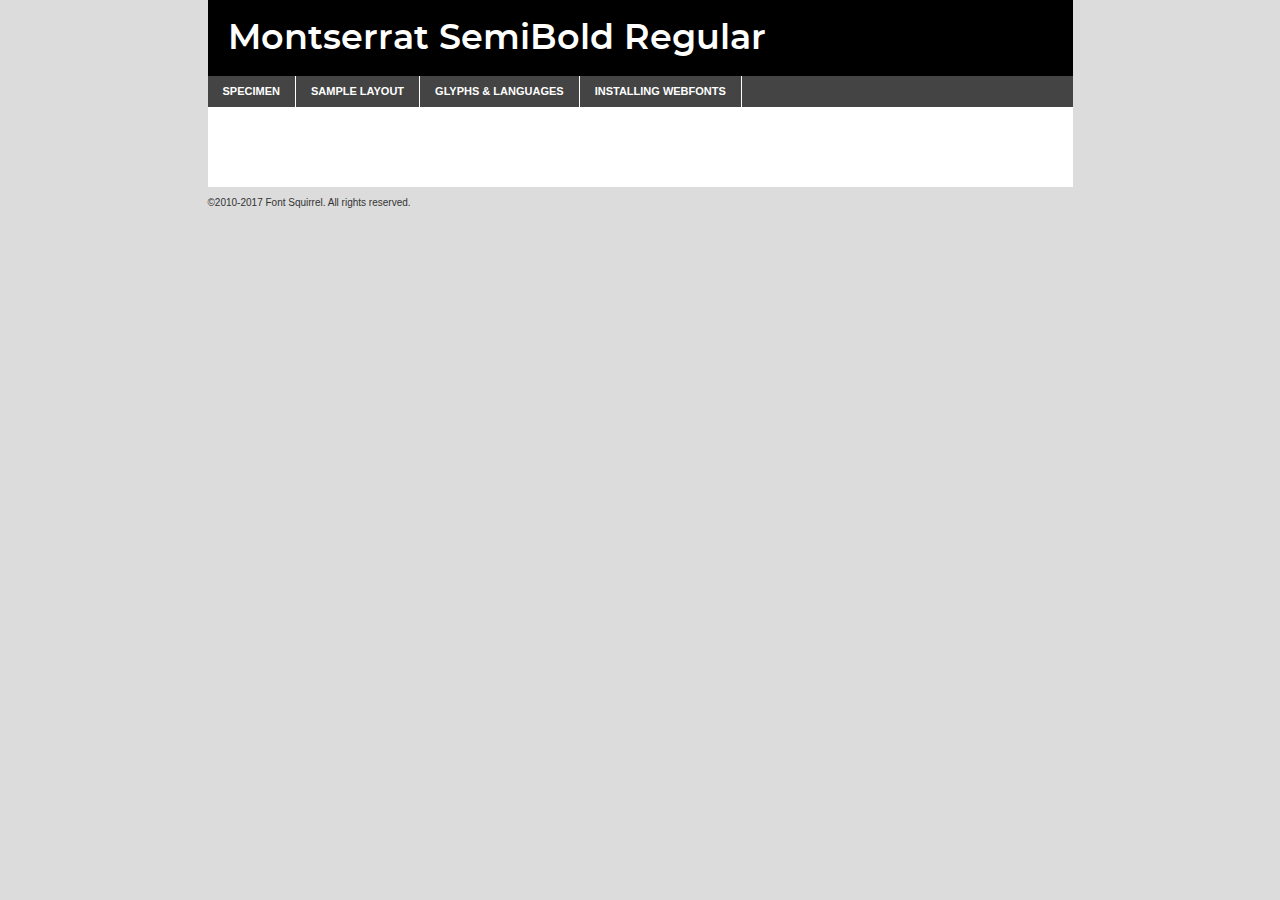
<file: euclid/fonts/montserrat-semibold-demo.html>
<!DOCTYPE html PUBLIC "-//W3C//DTD XHTML 1.0 Transitional//EN"
	"http://www.w3.org/TR/xhtml1/DTD/xhtml1-transitional.dtd">

<html xmlns="http://www.w3.org/1999/xhtml" xml:lang="en" lang="en">
<head>
	<meta http-equiv="Content-Type" content="text/html; charset=utf-8" />
	<script src="http://ajax.googleapis.com/ajax/libs/jquery/1.7.2/jquery.min.js" type="text/javascript" charset="utf-8"></script>
	<script type="text/javascript">
	(function($){$.fn.easyTabs=function(option){var param=jQuery.extend({fadeSpeed:"fast",defaultContent:1,activeClass:'active'},option);$(this).each(function(){var thisId="#"+this.id;if(param.defaultContent==''){param.defaultContent=1;}
	if(typeof param.defaultContent=="number")
	{var defaultTab=$(thisId+" .tabs li:eq("+(param.defaultContent-1)+") a").attr('href').substr(1);}else{var defaultTab=param.defaultContent;}
	$(thisId+" .tabs li a").each(function(){var tabToHide=$(this).attr('href').substr(1);$("#"+tabToHide).addClass('easytabs-tab-content');});hideAll();changeContent(defaultTab);function hideAll(){$(thisId+" .easytabs-tab-content").hide();}
	function changeContent(tabId){hideAll();$(thisId+" .tabs li").removeClass(param.activeClass);$(thisId+" .tabs li a[href=#"+tabId+"]").closest('li').addClass(param.activeClass);if(param.fadeSpeed!="none")
	{$(thisId+" #"+tabId).fadeIn(param.fadeSpeed);}else{$(thisId+" #"+tabId).show();}}
	$(thisId+" .tabs li").click(function(){var tabId=$(this).find('a').attr('href').substr(1);changeContent(tabId);return false;});});}})(jQuery);
	</script>
	<link rel="stylesheet" href="specimen_files/specimen_stylesheet.css" type="text/css" charset="utf-8" />
	<link rel="stylesheet" href="stylesheet.css" type="text/css" charset="utf-8" />

	<style type="text/css">
					body{
				font-family: 'montserratsemibold';
							}
		</style>

	<title>Montserrat SemiBold Regular Specimen</title>
	
	
	<script type="text/javascript" charset="utf-8">
		$(document).ready(function() {
			$('#container').easyTabs({defaultContent:1});
		});
	</script>
</head>

<body>
<div id="container">
	<div id="header">
		Montserrat SemiBold Regular	</div>
	<ul class="tabs">
		<li><a href="#specimen">Specimen</a></li>
		<li><a href="#layout">Sample Layout</a></li>
				<li><a href="#glyphs">Glyphs &amp; Languages</a></li>
		<li><a href="#installing">Installing Webfonts</a></li>
		
	</ul>
	
	<div id="main_content">

		
			<div id="specimen">
		
				<div class="section">
					<div class="grid12 firstcol">
						<div class="huge">AaBb</div>
					</div>
				</div>
		
				<div class="section">
					<div class="glyph_range">A&#x200B;B&#x200b;C&#x200b;D&#x200b;E&#x200b;F&#x200b;G&#x200b;H&#x200b;I&#x200b;J&#x200b;K&#x200b;L&#x200b;M&#x200b;N&#x200b;O&#x200b;P&#x200b;Q&#x200b;R&#x200b;S&#x200b;T&#x200b;U&#x200b;V&#x200b;W&#x200b;X&#x200b;Y&#x200b;Z&#x200b;a&#x200b;b&#x200b;c&#x200b;d&#x200b;e&#x200b;f&#x200b;g&#x200b;h&#x200b;i&#x200b;j&#x200b;k&#x200b;l&#x200b;m&#x200b;n&#x200b;o&#x200b;p&#x200b;q&#x200b;r&#x200b;s&#x200b;t&#x200b;u&#x200b;v&#x200b;w&#x200b;x&#x200b;y&#x200b;z&#x200b;1&#x200b;2&#x200b;3&#x200b;4&#x200b;5&#x200b;6&#x200b;7&#x200b;8&#x200b;9&#x200b;0&#x200b;&amp;&#x200b;.&#x200b;,&#x200b;?&#x200b;!&#x200b;&#64;&#x200b;(&#x200b;)&#x200b;#&#x200b;$&#x200b;%&#x200b;*&#x200b;+&#x200b;-&#x200b;=&#x200b;:&#x200b;;</div>
				</div>
				<div class="section">
					<div class="grid12 firstcol">
						<table class="sample_table">
							<tr><td>10</td><td class="size10">abcdefghijklmnopqrstuvwxyzABCDEFGHIJKLMNOPQRSTUVWXYZ0123456789abcdefghijklmnopqrstuvwxyzABCDEFGHIJKLMNOPQRSTUVWXYZ0123456789abcdefghijklmnopqrstuvwxyzABCDEFGHIJKLMNOPQRSTUVWXYZ</td></tr>
							<tr><td>11</td><td class="size11">abcdefghijklmnopqrstuvwxyzABCDEFGHIJKLMNOPQRSTUVWXYZ0123456789abcdefghijklmnopqrstuvwxyzABCDEFGHIJKLMNOPQRSTUVWXYZ0123456789abcdefghijklmnopqrstuvwxyzABCDEFGHIJKLMNOPQRSTUVWXYZ</td></tr>
							<tr><td>12</td><td class="size12">abcdefghijklmnopqrstuvwxyzABCDEFGHIJKLMNOPQRSTUVWXYZ0123456789abcdefghijklmnopqrstuvwxyzABCDEFGHIJKLMNOPQRSTUVWXYZ0123456789abcdefghijklmnopqrstuvwxyzABCDEFGHIJKLMNOPQRSTUVWXYZ</td></tr>
							<tr><td>13</td><td class="size13">abcdefghijklmnopqrstuvwxyzABCDEFGHIJKLMNOPQRSTUVWXYZ0123456789abcdefghijklmnopqrstuvwxyzABCDEFGHIJKLMNOPQRSTUVWXYZ0123456789abcdefghijklmnopqrstuvwxyzABCDEFGHIJKLMNOPQRSTUVWXYZ</td></tr>
							<tr><td>14</td><td class="size14">abcdefghijklmnopqrstuvwxyzABCDEFGHIJKLMNOPQRSTUVWXYZ0123456789abcdefghijklmnopqrstuvwxyzABCDEFGHIJKLMNOPQRSTUVWXYZ0123456789abcdefghijklmnopqrstuvwxyzABCDEFGHIJKLMNOPQRSTUVWXYZ</td></tr>
							<tr><td>16</td><td class="size16">abcdefghijklmnopqrstuvwxyzABCDEFGHIJKLMNOPQRSTUVWXYZ0123456789abcdefghijklmnopqrstuvwxyzABCDEFGHIJKLMNOPQRSTUVWXYZ</td></tr>
							<tr><td>18</td><td class="size18">abcdefghijklmnopqrstuvwxyzABCDEFGHIJKLMNOPQRSTUVWXYZ0123456789abcdefghijklmnopqrstuvwxyzABCDEFGHIJKLMNOPQRSTUVWXYZ</td></tr>
							<tr><td>20</td><td class="size20">abcdefghijklmnopqrstuvwxyzABCDEFGHIJKLMNOPQRSTUVWXYZ0123456789abcdefghijklmnopqrstuvwxyzABCDEFGHIJKLMNOPQRSTUVWXYZ</td></tr>
							<tr><td>24</td><td class="size24">abcdefghijklmnopqrstuvwxyzABCDEFGHIJKLMNOPQRSTUVWXYZ0123456789abcdefghijklmnopqrstuvwxyzABCDEFGHIJKLMNOPQRSTUVWXYZ</td></tr>
							<tr><td>30</td><td class="size30">abcdefghijklmnopqrstuvwxyzABCDEFGHIJKLMNOPQRSTUVWXYZ0123456789abcdefghijklmnopqrstuvwxyzABCDEFGHIJKLMNOPQRSTUVWXYZ</td></tr>
							<tr><td>36</td><td class="size36">abcdefghijklmnopqrstuvwxyzABCDEFGHIJKLMNOPQRSTUVWXYZ0123456789abcdefghijklmnopqrstuvwxyzABCDEFGHIJKLMNOPQRSTUVWXYZ</td></tr>
							<tr><td>48</td><td class="size48">abcdefghijklmnopqrstuvwxyzABCDEFGHIJKLMNOPQRSTUVWXYZ0123456789abcdefghijklmnopqrstuvwxyzABCDEFGHIJKLMNOPQRSTUVWXYZ</td></tr>
							<tr><td>60</td><td class="size60">abcdefghijklmnopqrstuvwxyzABCDEFGHIJKLMNOPQRSTUVWXYZ0123456789abcdefghijklmnopqrstuvwxyzABCDEFGHIJKLMNOPQRSTUVWXYZ</td></tr>
							<tr><td>72</td><td class="size72">abcdefghijklmnopqrstuvwxyzABCDEFGHIJKLMNOPQRSTUVWXYZ0123456789abcdefghijklmnopqrstuvwxyzABCDEFGHIJKLMNOPQRSTUVWXYZ</td></tr>
							<tr><td>90</td><td class="size90">abcdefghijklmnopqrstuvwxyzABCDEFGHIJKLMNOPQRSTUVWXYZ0123456789abcdefghijklmnopqrstuvwxyzABCDEFGHIJKLMNOPQRSTUVWXYZ</td></tr>
						</table>
				
					</div>
			
				</div>
		
		
		
								<div class="section" id="bodycomparison">


										<div id="xheight">
				<div class="fontbody">&#x25FC;&#x25FC;&#x25FC;&#x25FC;&#x25FC;&#x25FC;&#x25FC;&#x25FC;&#x25FC;&#x25FC;&#x25FC;&#x25FC;&#x25FC;&#x25FC;&#x25FC;&#x25FC;&#x25FC;&#x25FC;&#x25FC;&#x25FC;&#x25FC;&#x25FC;&#x25FC;&#x25FC;&#x25FC;&#x25FC;&#x25FC;&#x25FC;&#x25FC;&#x25FC;&#x25FC;&#x25FC;&#x25FC;&#x25FC;&#x25FC;&#x25FC;&#x25FC;&#x25FC;&#x25FC;&#x25FC;&#x25FC;&#x25FC;&#x25FC;&#x25FC;&#x25FC;&#x25FC;&#x25FC;&#x25FC;&#x25FC;&#x25FC;&#x25FC;&#x25FC;&#x25FC;&#x25FC;&#x25FC;&#x25FC;&#x25FC;&#x25FC;&#x25FC;&#x25FC;&#x25FC;&#x25FC;&#x25FC;&#x25FC;&#x25FC;&#x25FC;&#x25FC;&#x25FC;&#x25FC;&#x25FC;&#x25FC;&#x25FC;&#x25FC;&#x25FC;&#x25FC;&#x25FC;&#x25FC;&#x25FC;&#x25FC;&#x25FC;&#x25FC;&#x25FC;&#x25FC;&#x25FC;&#x25FC;&#x25FC;&#x25FC;&#x25FC;&#x25FC;&#x25FC;&#x25FC;&#x25FC;&#x25FC;&#x25FC;&#x25FC;&#x25FC;&#x25FC;&#x25FC;&#x25FC;body</div><div class="arialbody">body</div><div class="verdanabody">body</div><div class="georgiabody">body</div></div>
										<div class="fontbody" style="z-index:1">
											body<span>Montserrat SemiBold Regular</span>
										</div>
										<div class="arialbody" style="z-index:1">
											body<span>Arial</span>
										</div>
										<div class="verdanabody" style="z-index:1">
											body<span>Verdana</span>
										</div>
										<div class="georgiabody" style="z-index:1">
											body<span>Georgia</span>
										</div>



								</div>
		
		
				<div class="section psample psample_row1" id="">
					
					<div class="grid2 firstcol">
						<p class="size10"><span>10.</span>Aenean lacinia bibendum nulla sed consectetur. Fusce dapibus, tellus ac cursus commodo, tortor mauris condimentum nibh, ut fermentum massa justo sit amet risus. Nullam id dolor id nibh ultricies vehicula ut id elit. Cum sociis natoque penatibus et magnis dis parturient montes, nascetur ridiculus mus. Nulla vitae elit libero, a pharetra augue.</p>
			
					</div>
					<div class="grid3">
						<p class="size11"><span>11.</span>Aenean lacinia bibendum nulla sed consectetur. Fusce dapibus, tellus ac cursus commodo, tortor mauris condimentum nibh, ut fermentum massa justo sit amet risus. Nullam id dolor id nibh ultricies vehicula ut id elit. Cum sociis natoque penatibus et magnis dis parturient montes, nascetur ridiculus mus. Nulla vitae elit libero, a pharetra augue.</p>
			
					</div>
					<div class="grid3">
						<p class="size12"><span>12.</span>Aenean lacinia bibendum nulla sed consectetur. Fusce dapibus, tellus ac cursus commodo, tortor mauris condimentum nibh, ut fermentum massa justo sit amet risus. Nullam id dolor id nibh ultricies vehicula ut id elit. Cum sociis natoque penatibus et magnis dis parturient montes, nascetur ridiculus mus. Nulla vitae elit libero, a pharetra augue.</p>
			
					</div>
					<div class="grid4">
						<p class="size13"><span>13.</span>Aenean lacinia bibendum nulla sed consectetur. Fusce dapibus, tellus ac cursus commodo, tortor mauris condimentum nibh, ut fermentum massa justo sit amet risus. Nullam id dolor id nibh ultricies vehicula ut id elit. Cum sociis natoque penatibus et magnis dis parturient montes, nascetur ridiculus mus. Nulla vitae elit libero, a pharetra augue.</p>
			
					</div>
					<div class="white_blend"></div>
					
				</div>
				<div class="section psample psample_row2" id="">
					<div class="grid3 firstcol">
						<p class="size14"><span>14.</span>Aenean lacinia bibendum nulla sed consectetur. Fusce dapibus, tellus ac cursus commodo, tortor mauris condimentum nibh, ut fermentum massa justo sit amet risus. Nullam id dolor id nibh ultricies vehicula ut id elit. Cum sociis natoque penatibus et magnis dis parturient montes, nascetur ridiculus mus. Nulla vitae elit libero, a pharetra augue.</p>
			
					</div>
					<div class="grid4">
						<p class="size16"><span>16.</span>Aenean lacinia bibendum nulla sed consectetur. Fusce dapibus, tellus ac cursus commodo, tortor mauris condimentum nibh, ut fermentum massa justo sit amet risus. Nullam id dolor id nibh ultricies vehicula ut id elit. Cum sociis natoque penatibus et magnis dis parturient montes, nascetur ridiculus mus. Nulla vitae elit libero, a pharetra augue.</p>
			
					</div>
					<div class="grid5">
						<p class="size18"><span>18.</span>Aenean lacinia bibendum nulla sed consectetur. Fusce dapibus, tellus ac cursus commodo, tortor mauris condimentum nibh, ut fermentum massa justo sit amet risus. Nullam id dolor id nibh ultricies vehicula ut id elit. Cum sociis natoque penatibus et magnis dis parturient montes, nascetur ridiculus mus. Nulla vitae elit libero, a pharetra augue.</p>
			
					</div>

					<div class="white_blend"></div>

				</div>
				
				<div class="section psample psample_row3" id="">
					<div class="grid5 firstcol">
						<p class="size20"><span>20.</span>Aenean lacinia bibendum nulla sed consectetur. Fusce dapibus, tellus ac cursus commodo, tortor mauris condimentum nibh, ut fermentum massa justo sit amet risus. Nullam id dolor id nibh ultricies vehicula ut id elit. Cum sociis natoque penatibus et magnis dis parturient montes, nascetur ridiculus mus. Nulla vitae elit libero, a pharetra augue.</p>
					</div>
					<div class="grid7">
						<p class="size24"><span>24.</span>Aenean lacinia bibendum nulla sed consectetur. Fusce dapibus, tellus ac cursus commodo, tortor mauris condimentum nibh, ut fermentum massa justo sit amet risus. Nullam id dolor id nibh ultricies vehicula ut id elit. Cum sociis natoque penatibus et magnis dis parturient montes, nascetur ridiculus mus. Nulla vitae elit libero, a pharetra augue.</p>
					</div>
					
					<div class="white_blend"></div>
					
				</div>
				
				<div class="section psample psample_row4" id="">
					<div class="grid12 firstcol">
						<p class="size30"><span>30.</span>Aenean lacinia bibendum nulla sed consectetur. Fusce dapibus, tellus ac cursus commodo, tortor mauris condimentum nibh, ut fermentum massa justo sit amet risus. Nullam id dolor id nibh ultricies vehicula ut id elit. Cum sociis natoque penatibus et magnis dis parturient montes, nascetur ridiculus mus. Nulla vitae elit libero, a pharetra augue.</p>
					</div>
					<div class="white_blend"></div>
					
				</div>
				
				
				
				<div class="section psample psample_row1 fullreverse">
					<div class="grid2 firstcol">
						<p class="size10"><span>10.</span>Aenean lacinia bibendum nulla sed consectetur. Fusce dapibus, tellus ac cursus commodo, tortor mauris condimentum nibh, ut fermentum massa justo sit amet risus. Nullam id dolor id nibh ultricies vehicula ut id elit. Cum sociis natoque penatibus et magnis dis parturient montes, nascetur ridiculus mus. Nulla vitae elit libero, a pharetra augue.</p>
			
					</div>
					<div class="grid3">
						<p class="size11"><span>11.</span>Aenean lacinia bibendum nulla sed consectetur. Fusce dapibus, tellus ac cursus commodo, tortor mauris condimentum nibh, ut fermentum massa justo sit amet risus. Nullam id dolor id nibh ultricies vehicula ut id elit. Cum sociis natoque penatibus et magnis dis parturient montes, nascetur ridiculus mus. Nulla vitae elit libero, a pharetra augue.</p>
			
					</div>
					<div class="grid3">
						<p class="size12"><span>12.</span>Aenean lacinia bibendum nulla sed consectetur. Fusce dapibus, tellus ac cursus commodo, tortor mauris condimentum nibh, ut fermentum massa justo sit amet risus. Nullam id dolor id nibh ultricies vehicula ut id elit. Cum sociis natoque penatibus et magnis dis parturient montes, nascetur ridiculus mus. Nulla vitae elit libero, a pharetra augue.</p>
			
					</div>
					<div class="grid4">
						<p class="size13"><span>13.</span>Aenean lacinia bibendum nulla sed consectetur. Fusce dapibus, tellus ac cursus commodo, tortor mauris condimentum nibh, ut fermentum massa justo sit amet risus. Nullam id dolor id nibh ultricies vehicula ut id elit. Cum sociis natoque penatibus et magnis dis parturient montes, nascetur ridiculus mus. Nulla vitae elit libero, a pharetra augue.</p>
			
					</div>
					<div class="black_blend"></div>
					
				</div>
				
				<div class="section psample psample_row2 fullreverse">
					<div class="grid3 firstcol">
						<p class="size14"><span>14.</span>Aenean lacinia bibendum nulla sed consectetur. Fusce dapibus, tellus ac cursus commodo, tortor mauris condimentum nibh, ut fermentum massa justo sit amet risus. Nullam id dolor id nibh ultricies vehicula ut id elit. Cum sociis natoque penatibus et magnis dis parturient montes, nascetur ridiculus mus. Nulla vitae elit libero, a pharetra augue.</p>
			
					</div>
					<div class="grid4">
						<p class="size16"><span>16.</span>Aenean lacinia bibendum nulla sed consectetur. Fusce dapibus, tellus ac cursus commodo, tortor mauris condimentum nibh, ut fermentum massa justo sit amet risus. Nullam id dolor id nibh ultricies vehicula ut id elit. Cum sociis natoque penatibus et magnis dis parturient montes, nascetur ridiculus mus. Nulla vitae elit libero, a pharetra augue.</p>
			
					</div>
					<div class="grid5">
						<p class="size18"><span>18.</span>Aenean lacinia bibendum nulla sed consectetur. Fusce dapibus, tellus ac cursus commodo, tortor mauris condimentum nibh, ut fermentum massa justo sit amet risus. Nullam id dolor id nibh ultricies vehicula ut id elit. Cum sociis natoque penatibus et magnis dis parturient montes, nascetur ridiculus mus. Nulla vitae elit libero, a pharetra augue.</p>
			
					</div>
					<div class="black_blend"></div>

				</div>
				
				<div class="section psample fullreverse psample_row3" id="">
					<div class="grid5 firstcol">
						<p class="size20"><span>20.</span>Aenean lacinia bibendum nulla sed consectetur. Fusce dapibus, tellus ac cursus commodo, tortor mauris condimentum nibh, ut fermentum massa justo sit amet risus. Nullam id dolor id nibh ultricies vehicula ut id elit. Cum sociis natoque penatibus et magnis dis parturient montes, nascetur ridiculus mus. Nulla vitae elit libero, a pharetra augue.</p>
					</div>
					<div class="grid7">
						<p class="size24"><span>24.</span>Aenean lacinia bibendum nulla sed consectetur. Fusce dapibus, tellus ac cursus commodo, tortor mauris condimentum nibh, ut fermentum massa justo sit amet risus. Nullam id dolor id nibh ultricies vehicula ut id elit. Cum sociis natoque penatibus et magnis dis parturient montes, nascetur ridiculus mus. Nulla vitae elit libero, a pharetra augue.</p>
					</div>
					
					<div class="black_blend"></div>
					
				</div>
				
				<div class="section psample fullreverse psample_row4" id="" style="border-bottom: 20px #000 solid;">
					<div class="grid12 firstcol">
						<p class="size30"><span>30.</span>Aenean lacinia bibendum nulla sed consectetur. Fusce dapibus, tellus ac cursus commodo, tortor mauris condimentum nibh, ut fermentum massa justo sit amet risus. Nullam id dolor id nibh ultricies vehicula ut id elit. Cum sociis natoque penatibus et magnis dis parturient montes, nascetur ridiculus mus. Nulla vitae elit libero, a pharetra augue.</p>
					</div>
					<div class="black_blend"></div>
					
				</div>
				
				
				
				
			</div>
			
			<div id="layout">
				
				<div class="section">
					
					<div class="grid12 firstcol">
						<h1>Lorem Ipsum Dolor</h1>
						<h2>Etiam porta sem malesuada magna mollis euismod</h2>
						
						<p class="byline">By <a href="#link">Aenean Lacinia</a></p>
					</div>
				</div>
				<div class="section">
					<div class="grid8 firstcol">
						<p class="large">Donec sed odio dui. Morbi leo risus, porta ac consectetur ac, vestibulum at eros. Fusce dapibus, tellus ac cursus commodo, tortor mauris condimentum nibh, ut fermentum massa justo sit amet risus. </p>

						
						<h3>Pellentesque ornare sem</h3>

						<p>Maecenas sed diam eget risus varius blandit sit amet non magna. Maecenas faucibus mollis interdum. Donec ullamcorper nulla non metus auctor fringilla. Nullam id dolor id nibh ultricies vehicula ut id elit. Nullam id dolor id nibh ultricies vehicula ut id elit. </p>

						<p>Aenean eu leo quam. Pellentesque ornare sem lacinia quam venenatis vestibulum. Lorem ipsum dolor sit amet, consectetur adipiscing elit. Cum sociis natoque penatibus et magnis dis parturient montes, nascetur ridiculus mus. </p>

						<p>Nulla vitae elit libero, a pharetra augue. Praesent commodo cursus magna, vel scelerisque nisl consectetur et. Aenean lacinia bibendum nulla sed consectetur. </p>

						<p>Nullam quis risus eget urna mollis ornare vel eu leo. Nullam quis risus eget urna mollis ornare vel eu leo. Maecenas sed diam eget risus varius blandit sit amet non magna. Donec ullamcorper nulla non metus auctor fringilla. </p>

						<h3>Cras mattis consectetur</h3>

						<p>Aenean eu leo quam. Pellentesque ornare sem lacinia quam venenatis vestibulum. Aenean lacinia bibendum nulla sed consectetur. Integer posuere erat a ante venenatis dapibus posuere velit aliquet. Cras mattis consectetur purus sit amet fermentum. </p>

						<p>Nullam id dolor id nibh ultricies vehicula ut id elit. Nullam quis risus eget urna mollis ornare vel eu leo. Cras mattis consectetur purus sit amet fermentum.</p>
					</div>
					
					<div class="grid4 sidebar">
						
						<div class="box reverse">
							<p class="last">Nullam quis risus eget urna mollis ornare vel eu leo. Donec ullamcorper nulla non metus auctor fringilla. Cras mattis consectetur purus sit amet fermentum. Sed posuere consectetur est at lobortis. Lorem ipsum dolor sit amet, consectetur adipiscing elit. </p>
						</div>
						
						<p class="caption">Maecenas sed diam eget risus varius.</p>

						<p>Vestibulum id ligula porta felis euismod semper. Integer posuere erat a ante venenatis dapibus posuere velit aliquet. Vestibulum id ligula porta felis euismod semper. Sed posuere consectetur est at lobortis. Maecenas sed diam eget risus varius blandit sit amet non magna. Fusce dapibus, tellus ac cursus commodo, tortor mauris condimentum nibh, ut fermentum massa justo sit amet risus. </p>

					

						<p>Duis mollis, est non commodo luctus, nisi erat porttitor ligula, eget lacinia odio sem nec elit. Aenean lacinia bibendum nulla sed consectetur. Vivamus sagittis lacus vel augue laoreet rutrum faucibus dolor auctor. Aenean lacinia bibendum nulla sed consectetur. Nullam quis risus eget urna mollis ornare vel eu leo. </p>

						<p>Praesent commodo cursus magna, vel scelerisque nisl consectetur et. Donec ullamcorper nulla non metus auctor fringilla. Maecenas faucibus mollis interdum. Fusce dapibus, tellus ac cursus commodo, tortor mauris condimentum nibh, ut fermentum massa justo sit amet risus. </p>

					</div>
				</div>
				
			</div>


			



		<div id="glyphs">
			<div class="section">
				<div class="grid12 firstcol">
			
				<h1>Language Support</h1>
				<p>The subset of Montserrat SemiBold Regular in this kit supports the following languages:<br />
			
					Cyrillic, English, Arrernte, Bislama, Cebuano, Fijian, Gilbertese, Hmong, Ibanag, Iloko_ilokano, Interglossa_glosa, Interlingua, Lojban, Norfolk_pitcairnese, Oromo, Rotokas, Seychelles_creole, Shona, Somali, Southern_ndebele, Swahili, Swati_swazi, Tok_pisin, Turkmen_cyrillic, Uyghur_cyrillic, Votic_cyrillic, Warlpiri, Xhosa, Zulu, Latinbasic, Ubasic, Demo, Moldovan				</p>
				<h1>Glyph Chart</h1>
				<p>The subset of Montserrat SemiBold Regular in this kit includes all the glyphs listed below. Unicode entities are included above each glyph to help you insert individual characters into your layout.</p>
				<div id="glyph_chart">
			
																														 <div><p>&amp;#13;</p>&#13;</div>
																				 <div><p>&amp;#32;</p>&#32;</div>
																				 <div><p>&amp;#33;</p>&#33;</div>
																				 <div><p>&amp;#34;</p>&#34;</div>
																				 <div><p>&amp;#35;</p>&#35;</div>
																				 <div><p>&amp;#36;</p>&#36;</div>
																				 <div><p>&amp;#37;</p>&#37;</div>
																				 <div><p>&amp;#38;</p>&#38;</div>
																				 <div><p>&amp;#39;</p>&#39;</div>
																				 <div><p>&amp;#40;</p>&#40;</div>
																				 <div><p>&amp;#41;</p>&#41;</div>
																				 <div><p>&amp;#42;</p>&#42;</div>
																				 <div><p>&amp;#43;</p>&#43;</div>
																				 <div><p>&amp;#44;</p>&#44;</div>
																				 <div><p>&amp;#45;</p>&#45;</div>
																				 <div><p>&amp;#46;</p>&#46;</div>
																				 <div><p>&amp;#47;</p>&#47;</div>
																				 <div><p>&amp;#48;</p>&#48;</div>
																				 <div><p>&amp;#49;</p>&#49;</div>
																				 <div><p>&amp;#50;</p>&#50;</div>
																				 <div><p>&amp;#51;</p>&#51;</div>
																				 <div><p>&amp;#52;</p>&#52;</div>
																				 <div><p>&amp;#53;</p>&#53;</div>
																				 <div><p>&amp;#54;</p>&#54;</div>
																				 <div><p>&amp;#55;</p>&#55;</div>
																				 <div><p>&amp;#56;</p>&#56;</div>
																				 <div><p>&amp;#57;</p>&#57;</div>
																				 <div><p>&amp;#58;</p>&#58;</div>
																				 <div><p>&amp;#59;</p>&#59;</div>
																				 <div><p>&amp;#60;</p>&#60;</div>
																				 <div><p>&amp;#61;</p>&#61;</div>
																				 <div><p>&amp;#62;</p>&#62;</div>
																				 <div><p>&amp;#63;</p>&#63;</div>
																				 <div><p>&amp;#64;</p>&#64;</div>
																				 <div><p>&amp;#65;</p>&#65;</div>
																				 <div><p>&amp;#66;</p>&#66;</div>
																				 <div><p>&amp;#67;</p>&#67;</div>
																				 <div><p>&amp;#68;</p>&#68;</div>
																				 <div><p>&amp;#69;</p>&#69;</div>
																				 <div><p>&amp;#70;</p>&#70;</div>
																				 <div><p>&amp;#71;</p>&#71;</div>
																				 <div><p>&amp;#72;</p>&#72;</div>
																				 <div><p>&amp;#73;</p>&#73;</div>
																				 <div><p>&amp;#74;</p>&#74;</div>
																				 <div><p>&amp;#75;</p>&#75;</div>
																				 <div><p>&amp;#76;</p>&#76;</div>
																				 <div><p>&amp;#77;</p>&#77;</div>
																				 <div><p>&amp;#78;</p>&#78;</div>
																				 <div><p>&amp;#79;</p>&#79;</div>
																				 <div><p>&amp;#80;</p>&#80;</div>
																				 <div><p>&amp;#81;</p>&#81;</div>
																				 <div><p>&amp;#82;</p>&#82;</div>
																				 <div><p>&amp;#83;</p>&#83;</div>
																				 <div><p>&amp;#84;</p>&#84;</div>
																				 <div><p>&amp;#85;</p>&#85;</div>
																				 <div><p>&amp;#86;</p>&#86;</div>
																				 <div><p>&amp;#87;</p>&#87;</div>
																				 <div><p>&amp;#88;</p>&#88;</div>
																				 <div><p>&amp;#89;</p>&#89;</div>
																				 <div><p>&amp;#90;</p>&#90;</div>
																				 <div><p>&amp;#91;</p>&#91;</div>
																				 <div><p>&amp;#92;</p>&#92;</div>
																				 <div><p>&amp;#93;</p>&#93;</div>
																				 <div><p>&amp;#94;</p>&#94;</div>
																				 <div><p>&amp;#95;</p>&#95;</div>
																				 <div><p>&amp;#96;</p>&#96;</div>
																				 <div><p>&amp;#97;</p>&#97;</div>
																				 <div><p>&amp;#98;</p>&#98;</div>
																				 <div><p>&amp;#99;</p>&#99;</div>
																				 <div><p>&amp;#100;</p>&#100;</div>
																				 <div><p>&amp;#101;</p>&#101;</div>
																				 <div><p>&amp;#102;</p>&#102;</div>
																				 <div><p>&amp;#103;</p>&#103;</div>
																				 <div><p>&amp;#104;</p>&#104;</div>
																				 <div><p>&amp;#105;</p>&#105;</div>
																				 <div><p>&amp;#106;</p>&#106;</div>
																				 <div><p>&amp;#107;</p>&#107;</div>
																				 <div><p>&amp;#108;</p>&#108;</div>
																				 <div><p>&amp;#109;</p>&#109;</div>
																				 <div><p>&amp;#110;</p>&#110;</div>
																				 <div><p>&amp;#111;</p>&#111;</div>
																				 <div><p>&amp;#112;</p>&#112;</div>
																				 <div><p>&amp;#113;</p>&#113;</div>
																				 <div><p>&amp;#114;</p>&#114;</div>
																				 <div><p>&amp;#115;</p>&#115;</div>
																				 <div><p>&amp;#116;</p>&#116;</div>
																				 <div><p>&amp;#117;</p>&#117;</div>
																				 <div><p>&amp;#118;</p>&#118;</div>
																				 <div><p>&amp;#119;</p>&#119;</div>
																				 <div><p>&amp;#120;</p>&#120;</div>
																				 <div><p>&amp;#121;</p>&#121;</div>
																				 <div><p>&amp;#122;</p>&#122;</div>
																				 <div><p>&amp;#123;</p>&#123;</div>
																				 <div><p>&amp;#124;</p>&#124;</div>
																				 <div><p>&amp;#125;</p>&#125;</div>
																				 <div><p>&amp;#126;</p>&#126;</div>
																				 <div><p>&amp;#160;</p>&#160;</div>
																				 <div><p>&amp;#162;</p>&#162;</div>
																				 <div><p>&amp;#163;</p>&#163;</div>
																				 <div><p>&amp;#165;</p>&#165;</div>
																				 <div><p>&amp;#168;</p>&#168;</div>
																				 <div><p>&amp;#169;</p>&#169;</div>
																				 <div><p>&amp;#171;</p>&#171;</div>
																				 <div><p>&amp;#173;</p>&#173;</div>
																				 <div><p>&amp;#174;</p>&#174;</div>
																				 <div><p>&amp;#180;</p>&#180;</div>
																				 <div><p>&amp;#184;</p>&#184;</div>
																				 <div><p>&amp;#187;</p>&#187;</div>
																				 <div><p>&amp;#710;</p>&#710;</div>
																				 <div><p>&amp;#730;</p>&#730;</div>
																				 <div><p>&amp;#732;</p>&#732;</div>
																				 <div><p>&amp;#1024;</p>&#1024;</div>
																				 <div><p>&amp;#1025;</p>&#1025;</div>
																				 <div><p>&amp;#1026;</p>&#1026;</div>
																				 <div><p>&amp;#1027;</p>&#1027;</div>
																				 <div><p>&amp;#1028;</p>&#1028;</div>
																				 <div><p>&amp;#1029;</p>&#1029;</div>
																				 <div><p>&amp;#1030;</p>&#1030;</div>
																				 <div><p>&amp;#1031;</p>&#1031;</div>
																				 <div><p>&amp;#1032;</p>&#1032;</div>
																				 <div><p>&amp;#1033;</p>&#1033;</div>
																				 <div><p>&amp;#1034;</p>&#1034;</div>
																				 <div><p>&amp;#1035;</p>&#1035;</div>
																				 <div><p>&amp;#1036;</p>&#1036;</div>
																				 <div><p>&amp;#1037;</p>&#1037;</div>
																				 <div><p>&amp;#1038;</p>&#1038;</div>
																				 <div><p>&amp;#1039;</p>&#1039;</div>
																				 <div><p>&amp;#1040;</p>&#1040;</div>
																				 <div><p>&amp;#1041;</p>&#1041;</div>
																				 <div><p>&amp;#1042;</p>&#1042;</div>
																				 <div><p>&amp;#1043;</p>&#1043;</div>
																				 <div><p>&amp;#1044;</p>&#1044;</div>
																				 <div><p>&amp;#1045;</p>&#1045;</div>
																				 <div><p>&amp;#1046;</p>&#1046;</div>
																				 <div><p>&amp;#1047;</p>&#1047;</div>
																				 <div><p>&amp;#1048;</p>&#1048;</div>
																				 <div><p>&amp;#1049;</p>&#1049;</div>
																				 <div><p>&amp;#1050;</p>&#1050;</div>
																				 <div><p>&amp;#1051;</p>&#1051;</div>
																				 <div><p>&amp;#1052;</p>&#1052;</div>
																				 <div><p>&amp;#1053;</p>&#1053;</div>
																				 <div><p>&amp;#1054;</p>&#1054;</div>
																				 <div><p>&amp;#1055;</p>&#1055;</div>
																				 <div><p>&amp;#1056;</p>&#1056;</div>
																				 <div><p>&amp;#1057;</p>&#1057;</div>
																				 <div><p>&amp;#1058;</p>&#1058;</div>
																				 <div><p>&amp;#1059;</p>&#1059;</div>
																				 <div><p>&amp;#1060;</p>&#1060;</div>
																				 <div><p>&amp;#1061;</p>&#1061;</div>
																				 <div><p>&amp;#1062;</p>&#1062;</div>
																				 <div><p>&amp;#1063;</p>&#1063;</div>
																				 <div><p>&amp;#1064;</p>&#1064;</div>
																				 <div><p>&amp;#1065;</p>&#1065;</div>
																				 <div><p>&amp;#1066;</p>&#1066;</div>
																				 <div><p>&amp;#1067;</p>&#1067;</div>
																				 <div><p>&amp;#1068;</p>&#1068;</div>
																				 <div><p>&amp;#1069;</p>&#1069;</div>
																				 <div><p>&amp;#1070;</p>&#1070;</div>
																				 <div><p>&amp;#1071;</p>&#1071;</div>
																				 <div><p>&amp;#1072;</p>&#1072;</div>
																				 <div><p>&amp;#1073;</p>&#1073;</div>
																				 <div><p>&amp;#1074;</p>&#1074;</div>
																				 <div><p>&amp;#1075;</p>&#1075;</div>
																				 <div><p>&amp;#1076;</p>&#1076;</div>
																				 <div><p>&amp;#1077;</p>&#1077;</div>
																				 <div><p>&amp;#1078;</p>&#1078;</div>
																				 <div><p>&amp;#1079;</p>&#1079;</div>
																				 <div><p>&amp;#1080;</p>&#1080;</div>
																				 <div><p>&amp;#1081;</p>&#1081;</div>
																				 <div><p>&amp;#1082;</p>&#1082;</div>
																				 <div><p>&amp;#1083;</p>&#1083;</div>
																				 <div><p>&amp;#1084;</p>&#1084;</div>
																				 <div><p>&amp;#1085;</p>&#1085;</div>
																				 <div><p>&amp;#1086;</p>&#1086;</div>
																				 <div><p>&amp;#1087;</p>&#1087;</div>
																				 <div><p>&amp;#1088;</p>&#1088;</div>
																				 <div><p>&amp;#1089;</p>&#1089;</div>
																				 <div><p>&amp;#1090;</p>&#1090;</div>
																				 <div><p>&amp;#1091;</p>&#1091;</div>
																				 <div><p>&amp;#1092;</p>&#1092;</div>
																				 <div><p>&amp;#1093;</p>&#1093;</div>
																				 <div><p>&amp;#1094;</p>&#1094;</div>
																				 <div><p>&amp;#1095;</p>&#1095;</div>
																				 <div><p>&amp;#1096;</p>&#1096;</div>
																				 <div><p>&amp;#1097;</p>&#1097;</div>
																				 <div><p>&amp;#1098;</p>&#1098;</div>
																				 <div><p>&amp;#1099;</p>&#1099;</div>
																				 <div><p>&amp;#1100;</p>&#1100;</div>
																				 <div><p>&amp;#1101;</p>&#1101;</div>
																				 <div><p>&amp;#1102;</p>&#1102;</div>
																				 <div><p>&amp;#1103;</p>&#1103;</div>
																				 <div><p>&amp;#1104;</p>&#1104;</div>
																				 <div><p>&amp;#1105;</p>&#1105;</div>
																				 <div><p>&amp;#1106;</p>&#1106;</div>
																				 <div><p>&amp;#1107;</p>&#1107;</div>
																				 <div><p>&amp;#1108;</p>&#1108;</div>
																				 <div><p>&amp;#1109;</p>&#1109;</div>
																				 <div><p>&amp;#1110;</p>&#1110;</div>
																				 <div><p>&amp;#1111;</p>&#1111;</div>
																				 <div><p>&amp;#1112;</p>&#1112;</div>
																				 <div><p>&amp;#1113;</p>&#1113;</div>
																				 <div><p>&amp;#1114;</p>&#1114;</div>
																				 <div><p>&amp;#1115;</p>&#1115;</div>
																				 <div><p>&amp;#1116;</p>&#1116;</div>
																				 <div><p>&amp;#1117;</p>&#1117;</div>
																				 <div><p>&amp;#1118;</p>&#1118;</div>
																				 <div><p>&amp;#1119;</p>&#1119;</div>
																				 <div><p>&amp;#1122;</p>&#1122;</div>
																				 <div><p>&amp;#1123;</p>&#1123;</div>
																				 <div><p>&amp;#1130;</p>&#1130;</div>
																				 <div><p>&amp;#1131;</p>&#1131;</div>
																				 <div><p>&amp;#1138;</p>&#1138;</div>
																				 <div><p>&amp;#1139;</p>&#1139;</div>
																				 <div><p>&amp;#1140;</p>&#1140;</div>
																				 <div><p>&amp;#1141;</p>&#1141;</div>
																				 <div><p>&amp;#1162;</p>&#1162;</div>
																				 <div><p>&amp;#1163;</p>&#1163;</div>
																				 <div><p>&amp;#1164;</p>&#1164;</div>
																				 <div><p>&amp;#1165;</p>&#1165;</div>
																				 <div><p>&amp;#1166;</p>&#1166;</div>
																				 <div><p>&amp;#1167;</p>&#1167;</div>
																				 <div><p>&amp;#1168;</p>&#1168;</div>
																				 <div><p>&amp;#1169;</p>&#1169;</div>
																				 <div><p>&amp;#1170;</p>&#1170;</div>
																				 <div><p>&amp;#1171;</p>&#1171;</div>
																				 <div><p>&amp;#1172;</p>&#1172;</div>
																				 <div><p>&amp;#1173;</p>&#1173;</div>
																				 <div><p>&amp;#1174;</p>&#1174;</div>
																				 <div><p>&amp;#1175;</p>&#1175;</div>
																				 <div><p>&amp;#1176;</p>&#1176;</div>
																				 <div><p>&amp;#1177;</p>&#1177;</div>
																				 <div><p>&amp;#1178;</p>&#1178;</div>
																				 <div><p>&amp;#1179;</p>&#1179;</div>
																				 <div><p>&amp;#1180;</p>&#1180;</div>
																				 <div><p>&amp;#1181;</p>&#1181;</div>
																				 <div><p>&amp;#1182;</p>&#1182;</div>
																				 <div><p>&amp;#1183;</p>&#1183;</div>
																				 <div><p>&amp;#1184;</p>&#1184;</div>
																				 <div><p>&amp;#1185;</p>&#1185;</div>
																				 <div><p>&amp;#1186;</p>&#1186;</div>
																				 <div><p>&amp;#1187;</p>&#1187;</div>
																				 <div><p>&amp;#1188;</p>&#1188;</div>
																				 <div><p>&amp;#1189;</p>&#1189;</div>
																				 <div><p>&amp;#1190;</p>&#1190;</div>
																				 <div><p>&amp;#1191;</p>&#1191;</div>
																				 <div><p>&amp;#1192;</p>&#1192;</div>
																				 <div><p>&amp;#1193;</p>&#1193;</div>
																				 <div><p>&amp;#1194;</p>&#1194;</div>
																				 <div><p>&amp;#1195;</p>&#1195;</div>
																				 <div><p>&amp;#1196;</p>&#1196;</div>
																				 <div><p>&amp;#1197;</p>&#1197;</div>
																				 <div><p>&amp;#1198;</p>&#1198;</div>
																				 <div><p>&amp;#1199;</p>&#1199;</div>
																				 <div><p>&amp;#1200;</p>&#1200;</div>
																				 <div><p>&amp;#1201;</p>&#1201;</div>
																				 <div><p>&amp;#1202;</p>&#1202;</div>
																				 <div><p>&amp;#1203;</p>&#1203;</div>
																				 <div><p>&amp;#1204;</p>&#1204;</div>
																				 <div><p>&amp;#1205;</p>&#1205;</div>
																				 <div><p>&amp;#1206;</p>&#1206;</div>
																				 <div><p>&amp;#1207;</p>&#1207;</div>
																				 <div><p>&amp;#1208;</p>&#1208;</div>
																				 <div><p>&amp;#1209;</p>&#1209;</div>
																				 <div><p>&amp;#1210;</p>&#1210;</div>
																				 <div><p>&amp;#1211;</p>&#1211;</div>
																				 <div><p>&amp;#1212;</p>&#1212;</div>
																				 <div><p>&amp;#1213;</p>&#1213;</div>
																				 <div><p>&amp;#1214;</p>&#1214;</div>
																				 <div><p>&amp;#1215;</p>&#1215;</div>
																				 <div><p>&amp;#1216;</p>&#1216;</div>
																				 <div><p>&amp;#1217;</p>&#1217;</div>
																				 <div><p>&amp;#1218;</p>&#1218;</div>
																				 <div><p>&amp;#1219;</p>&#1219;</div>
																				 <div><p>&amp;#1220;</p>&#1220;</div>
																				 <div><p>&amp;#1222;</p>&#1222;</div>
																				 <div><p>&amp;#1223;</p>&#1223;</div>
																				 <div><p>&amp;#1224;</p>&#1224;</div>
																				 <div><p>&amp;#1225;</p>&#1225;</div>
																				 <div><p>&amp;#1226;</p>&#1226;</div>
																				 <div><p>&amp;#1227;</p>&#1227;</div>
																				 <div><p>&amp;#1228;</p>&#1228;</div>
																				 <div><p>&amp;#1229;</p>&#1229;</div>
																				 <div><p>&amp;#1230;</p>&#1230;</div>
																				 <div><p>&amp;#1231;</p>&#1231;</div>
																				 <div><p>&amp;#1232;</p>&#1232;</div>
																				 <div><p>&amp;#1233;</p>&#1233;</div>
																				 <div><p>&amp;#1234;</p>&#1234;</div>
																				 <div><p>&amp;#1235;</p>&#1235;</div>
																				 <div><p>&amp;#1236;</p>&#1236;</div>
																				 <div><p>&amp;#1237;</p>&#1237;</div>
																				 <div><p>&amp;#1238;</p>&#1238;</div>
																				 <div><p>&amp;#1239;</p>&#1239;</div>
																				 <div><p>&amp;#1240;</p>&#1240;</div>
																				 <div><p>&amp;#1241;</p>&#1241;</div>
																				 <div><p>&amp;#1242;</p>&#1242;</div>
																				 <div><p>&amp;#1243;</p>&#1243;</div>
																				 <div><p>&amp;#1244;</p>&#1244;</div>
																				 <div><p>&amp;#1245;</p>&#1245;</div>
																				 <div><p>&amp;#1246;</p>&#1246;</div>
																				 <div><p>&amp;#1247;</p>&#1247;</div>
																				 <div><p>&amp;#1248;</p>&#1248;</div>
																				 <div><p>&amp;#1249;</p>&#1249;</div>
																				 <div><p>&amp;#1250;</p>&#1250;</div>
																				 <div><p>&amp;#1251;</p>&#1251;</div>
																				 <div><p>&amp;#1252;</p>&#1252;</div>
																				 <div><p>&amp;#1253;</p>&#1253;</div>
																				 <div><p>&amp;#1254;</p>&#1254;</div>
																				 <div><p>&amp;#1255;</p>&#1255;</div>
																				 <div><p>&amp;#1256;</p>&#1256;</div>
																				 <div><p>&amp;#1257;</p>&#1257;</div>
																				 <div><p>&amp;#1258;</p>&#1258;</div>
																				 <div><p>&amp;#1259;</p>&#1259;</div>
																				 <div><p>&amp;#1260;</p>&#1260;</div>
																				 <div><p>&amp;#1261;</p>&#1261;</div>
																				 <div><p>&amp;#1262;</p>&#1262;</div>
																				 <div><p>&amp;#1263;</p>&#1263;</div>
																				 <div><p>&amp;#1264;</p>&#1264;</div>
																				 <div><p>&amp;#1265;</p>&#1265;</div>
																				 <div><p>&amp;#1266;</p>&#1266;</div>
																				 <div><p>&amp;#1267;</p>&#1267;</div>
																				 <div><p>&amp;#1268;</p>&#1268;</div>
																				 <div><p>&amp;#1269;</p>&#1269;</div>
																				 <div><p>&amp;#1270;</p>&#1270;</div>
																				 <div><p>&amp;#1271;</p>&#1271;</div>
																				 <div><p>&amp;#1272;</p>&#1272;</div>
																				 <div><p>&amp;#1273;</p>&#1273;</div>
																				 <div><p>&amp;#1274;</p>&#1274;</div>
																				 <div><p>&amp;#1275;</p>&#1275;</div>
																				 <div><p>&amp;#1276;</p>&#1276;</div>
																				 <div><p>&amp;#1277;</p>&#1277;</div>
																				 <div><p>&amp;#1278;</p>&#1278;</div>
																				 <div><p>&amp;#1279;</p>&#1279;</div>
																				 <div><p>&amp;#8192;</p>&#8192;</div>
																				 <div><p>&amp;#8193;</p>&#8193;</div>
																				 <div><p>&amp;#8194;</p>&#8194;</div>
																				 <div><p>&amp;#8195;</p>&#8195;</div>
																				 <div><p>&amp;#8196;</p>&#8196;</div>
																				 <div><p>&amp;#8197;</p>&#8197;</div>
																				 <div><p>&amp;#8198;</p>&#8198;</div>
																				 <div><p>&amp;#8199;</p>&#8199;</div>
																				 <div><p>&amp;#8200;</p>&#8200;</div>
																				 <div><p>&amp;#8201;</p>&#8201;</div>
																				 <div><p>&amp;#8202;</p>&#8202;</div>
																				 <div><p>&amp;#8208;</p>&#8208;</div>
																				 <div><p>&amp;#8209;</p>&#8209;</div>
																				 <div><p>&amp;#8210;</p>&#8210;</div>
																				 <div><p>&amp;#8211;</p>&#8211;</div>
																				 <div><p>&amp;#8212;</p>&#8212;</div>
																				 <div><p>&amp;#8216;</p>&#8216;</div>
																				 <div><p>&amp;#8217;</p>&#8217;</div>
																				 <div><p>&amp;#8218;</p>&#8218;</div>
																				 <div><p>&amp;#8220;</p>&#8220;</div>
																				 <div><p>&amp;#8221;</p>&#8221;</div>
																				 <div><p>&amp;#8222;</p>&#8222;</div>
																				 <div><p>&amp;#8226;</p>&#8226;</div>
																				 <div><p>&amp;#8230;</p>&#8230;</div>
																				 <div><p>&amp;#8239;</p>&#8239;</div>
																				 <div><p>&amp;#8249;</p>&#8249;</div>
																				 <div><p>&amp;#8250;</p>&#8250;</div>
																				 <div><p>&amp;#8287;</p>&#8287;</div>
																				 <div><p>&amp;#8364;</p>&#8364;</div>
																				 <div><p>&amp;#8482;</p>&#8482;</div>
																				 <div><p>&amp;#9724;</p>&#9724;</div>
																																						</div>	
				</div>
		
		
			</div>
		</div>
		
		
		<div id="specs">
			
		</div>
	
		<div id="installing">
			<div class="section">
				<div class="grid7 firstcol">
					<h1>Installing Webfonts</h1>
					
					<p>Webfonts are supported by all major browser platforms but not all in the same way. There are currently four different font formats that must be included in order to target all browsers. This includes TTF, WOFF, EOT and SVG.</p>
					
					<h2>1. Upload your webfonts</h2>
					<p>You must upload your webfont kit to your website. They should be in or near the same directory as your CSS files.</p>
					
					<h2>2. Include the webfont stylesheet</h2>
					<p>A special CSS @font-face declaration helps the various browsers select the appropriate font it needs without causing you a bunch of headaches. Learn more about this syntax by reading the <a href="https://www.fontspring.com/blog/further-hardening-of-the-bulletproof-syntax">Fontspring blog post</a> about it. The code for it is as follows:</p>


<code>
@font-face{ 
	font-family: 'MyWebFont';
	src: url('WebFont.eot');
	src: url('WebFont.eot?#iefix') format('embedded-opentype'),
	     url('WebFont.woff') format('woff'),
	     url('WebFont.ttf') format('truetype'),
	     url('WebFont.svg#webfont') format('svg');
}
</code>

	<p>We've already gone ahead and generated the code for you. All you have to do is link to the stylesheet in your HTML, like this:</p>
	<code>&lt;link rel=&quot;stylesheet&quot; href=&quot;stylesheet.css&quot; type=&quot;text/css&quot; charset=&quot;utf-8&quot; /&gt;</code>

					<h2>3. Modify your own stylesheet</h2>
					<p>To take advantage of your new fonts, you must tell your stylesheet to use them. Look at the original @font-face declaration above and find the property called "font-family." The name linked there will be what you use to reference the font. Prepend that webfont name to the font stack in the "font-family" property, inside the selector you want to change. For example:</p>
<code>p { font-family: 'WebFont', Arial, sans-serif; }</code>

<h2>4. Test</h2>
<p>Getting webfonts to work cross-browser <em>can</em> be tricky. Use the information in the sidebar to help you if you find that fonts aren't loading in a particular browser.</p>
				</div>
				
				<div class="grid5 sidebar">
					<div class="box">
						<h2>Troubleshooting<br />Font-Face Problems</h2>
						<p>Having trouble getting your webfonts to load in your new website? Here are some tips to sort out what might be the problem.</p>

						<h3>Fonts not showing in any browser</h3>

						<p>This sounds like you need to work on the plumbing. You either did not upload the fonts to the correct directory, or you did not link the fonts properly in the CSS. If you've confirmed that all this is correct and you still have a problem, take a look at your .htaccess file and see if requests are getting intercepted.</p>

						<h3>Fonts not loading in iPhone or iPad</h3>

						<p>The most common problem here is that you are serving the fonts from an IIS server. IIS refuses to serve files that have unknown MIME types. If that is the case, you must set the MIME type for SVG to "image/svg+xml" in the server settings. Follow these instructions from Microsoft if you need help.</p>

						<h3>Fonts not loading in Firefox</h3>

						<p>The primary reason for this failure? You are still using a version Firefox older than 3.5. So upgrade already! If that isn't it, then you are very likely serving fonts from a different domain. Firefox requires that all font assets be served from the same domain. Lastly it is possible that you need to add WOFF to your list of MIME types (if you are serving via IIS.)</p>

						<h3>Fonts not loading in IE</h3>

						<p>Are you looking at Internet Explorer on an actual Windows machine or are you cheating by using a service like Adobe BrowserLab? Many of these screenshot services do not render @font-face for IE. Best to test it on a real machine.</p>

						<h3>Fonts not loading in IE9</h3>

						<p>IE9, like Firefox, requires that fonts be served from the same domain as the website. Make sure that is the case.</p>
					</div>
				</div>
			</div>
			
		</div>
	
	</div>
	<div id="footer">
		<p>&copy;2010-2017 Font Squirrel. All rights reserved.</p>
	</div>
</div>
</body>
</html>
</file>
<file: static/css/style.css>
.links-list {
    list-style: none;
    display: flex;
    flex-wrap: wrap;

}

.liks-list-item {
    display: block;
    position: relative;
    flex: 1 1 30%;
    margin: 10px;
    max-width: 300px;
    min-width: 200px;
}


.card{
    box-sizing: border-box;
    display: block;
    width: 100%;
    height: 100%;
    text-decoration: none;

    padding: 10px;
    padding-top: 200px;
    border: 1px solid lightgray;
    border-radius: 10px;
    display: flex;
    flex-direction: column;
    justify-content: stretch;
    align-items: stretch;
    
    overflow: hidden;
    position: relative;
}

.card .preview{
    position: absolute;
    top: 0;
    left: 0;
    width: 100%;
    height: 200px;
    background-size: 100% auto;
    background-position: center top;

    transition: background-size 1s ease-in-out;
    background-repeat: no-repeat;

    overflow: hidden;
    border-radius: 10px;
}

.card span{
    padding: 2px;
    border-radius: 2px;
    
    font-size: 20px;
    color : white;
    text-shadow: 1px 0 1px #000, 
    0 1px 1px #000, 
    -1px 0 1px #000, 
    0 -1px 1px #000;
    /* background-color: rgba(0, 255, 0, 0.2); */
}

.card:hover .preview{
    background-size: 150% auto;
}

.card#memory .preview{
    background-image: url(../img/memory.png);
}

.card#lagoona .preview{
    background-image: url(../img/lagoona.png);
}

.card#euclid .preview{
    background-image: url(../img/euclid.png);
}
.card#todo .preview{
    background-image: url(../img/todo.png);
}
.card#blanchard .preview{
    background-image: url(../img/blanchard.png);
}
</file>
<file: euclid/css/style.css>
:root {
  --black-color: #000;
  --white-color: #fff;
  --text-color: #333;
  --gray-color: #666666;
  --accent-color: #ff9900;
  --contur-color: #cacaca;
  --focus-color: #e1670e;
}

button {
  padding: 0;
}

@font-face {
  font-family: "montserrat";
  src: url("../fonts/montserrat-extrabold-webfont.woff2") format("woff2"),
    url("../fonts/montserrat-extrabold-webfont.woff") format("woff");
  font-weight: 800;
  font-style: normal;
  font-display: swap;
}

@font-face {
  font-family: "montserrat";
  src: url("../fonts/montserrat-regular-webfont.woff2") format("woff2"),
    url("../fonts/montserrat-regular-webfont.woff") format("woff");
  font-weight: 400;
  font-style: normal;
  font-display: swap;
}

@font-face {
  font-family: "montserrat";
  src: url("../fonts/montserrat-semibold-webfont.woff2") format("woff2"),
    url("../fonts/montserrat-semibold-webfont.woff") format("woff");
  font-weight: 600;
  font-style: normal;
  font-display: swap;
}

@font-face {
  font-family: "montserrat";
  src: url("../fonts/montserrat-bold-webfont.woff2") format("woff2"),
    url("../fonts/montserrat-bold-webfont.woff") format("woff");
  font-weight: 700;
  font-style: normal;
  font-display: swap;
}

body {
  font-family: "montserrat", sans-serif;
  background-color: #e5e5e5;
}

* {
  box-sizing: border-box;
  margin: 0;
  bottom: 0;
}

a {
  text-decoration: none;
}

ul {
  list-style: none;
  margin: 0;
  padding: 0;
}

img {
  max-width: 100%;
}
.site-container {
  background-color: white;
  overflow: hidden;
}

.container {
  max-width: 1920px;
  width: 100vw;
  overflow: hidden;
  margin-left: auto;
  margin-right: auto;
}

h2 {
  padding-bottom: 20px;
  font-weight: 400;
  font-size: 48px;
  color: var(--text-color);
}

.subtitle {
  font-weight: 700;
  font-size: 24px;
  line-height: 29px;
  color: var(--text-color);
}

.btn {
  padding: 20px 38px 20px 38px;
  font-weight: 700;
  color: var(--white-color);
  background-color: var(--accent-color);
  border: none;
  cursor: pointer;
  text-align: center;
  transition: background-color 0.3s ease, border-color 0.3s ease;
}

.descr {
  font-weight: 400;
  font-size: 16px;
  line-height: 2;
  color: var(--text-color);
}

/* Header */
.header {
  margin: 0;
  position: fixed;
  top: 0;
  left: 0;
  height: 100px;
  box-shadow: 0 5px 40px rgba(0, 0, 0, 0.1);
  z-index: 10;
  width: 100vw;
}

.header_container {
  padding-left: 75px;
  padding-right: 87px;
  background: var(--white-color);
  display: flex;
  justify-content: space-between;
  align-items: center;
  height: 100%;
}
.btn_burger {
  display: none;
}

.logo {
  height: 72px;
  width: 224px;
}

.header_center {
  display: flex;
  justify-content: space-between;
  align-items: center;
}

.nav_list {
  margin-top: 10px;
  background: linear-gradient(180deg, #fff, rgba(255, 255, 255, 0));
  border: 1px solid var(--white-color);
  box-sizing: border-box;
  display: flex;
}
.close-menu-btn {
  display: none;
}

.nav_item:first-child {
  padding-left: 1px;
}
.nav_item:not(:nth-child(1)) {
  padding-left: 84px;
}
.nav_link {
  color: var(--text-color);
  font-size: 18px;
  line-height: 27px;
  font-weight: 600;
  letter-spacing: 0.6px;
  transition: color 0.3s ease;
}

.nav_item::after {
  content: "";
  display: block;
  height: 2px;
  line-height: 32px;
  width: 0;
  background-color: var(--accent-color);
  transition: width 0.3s ease;
}

.nav_item:hover::after,
.nav_item:focus::after {
  width: 100%;
}
.nav_item:active::after,
.nav_item:focus::after {
  background-color: var(--focus-color);
  width: 100%;
}

.nav_item:active .nav_link {
  color: var(--focus-color);
}

.btn_reset {
  margin-left: 68px;
  margin-top: 0;
  padding: 3px 0 0 0;
  border: none;
  width: 26px;
  height: 25.6px;
  vertical-align: text-bottom;
  cursor: pointer;
  stroke: var(--text-color);
  fill: var(--text-color);
  transition: stroke 0.3s ease, fill 0.3s ease;
  position: relative;
}

.btn_reset::before {
  position: absolute;
  top: -7.2px;
  left: -7px;
  content: "";
  display: block;
  height: 40px;
  width: 40px;
  background-position: 7px 7.5px;
}

.btn_reset:hover {
  stroke: var(--accent-color);
  fill: var(--accent-color);
}

.btn_reset:active {
  stroke: var(--focus-color);
  fill: var(--focus-color);
}

button {
  border: none;
  background: inherit;
  transition: background-color 0.3s ease, color 0.3s ease,
    border-color 0.3s ease;
}

/* Hero*/

.hero_container {
  margin-top: 101px;
  padding-left: 75px;
  padding-right: 75px;
}

.hero_banner {
  padding: 0 0 91px 0;
  margin: 0;
  position: relative;
}
.swiper-container-horizontal
  > .swiper-pagination-bullets
  .swiper-pagination-bullet {
  margin: 0 10px 0 10px;
}
.swiper-container-horizontal > .swiper-pagination-bullets {
  bottom: 30px;
}

.swiper-pagination-bullet:hover {
  opacity: 0.6;
}
.swiper-pagination-bullet-active:hover {
  opacity: 1;
}
.swiper-pagination-bullet {
  width: 15px;
  height: 15px;
  background: var(--white-color);
  opacity: 0.4;
  position: relative;
}

.swiper-pagination-bullet::after {
  position: absolute;
  content: "";
  width: 36px;
  height: 36px;
  left: calc(50% - 18px);
  top: calc(50% - 18px);
}

.swiper-button {
  color: var(--gray-color);
  transition: color 1s linear;
}

.swiper-button:hover {
  color: var(--accent-color);
}

.swiper-button:active {
  color: var(--focus-color);
}

.swiper-pagination-bullet-active {
  opacity: 1;
}

.swiper-container {
  position: absolute;
  width: 100%;
  height: 100%;
  top: 0;
  left: 0;
  z-index: 1;
}
.banner {
  background-repeat: no-repeat;
  background-size: cover;
  box-sizing: border-box;
  background-position: center center;
  z-index: 1;
}
.banner1 {
  background-image: url("../img/hero1.jpg");
}
.banner2 {
  background-image: url("../img/hero2.jpg");
}
.banner3 {
  background-image: url("../img/hero3.jpg");
}

.banner_slide {
  padding-top: 106px;
  margin-left: 78px;
  /* padding: 106px 0 91px 78px; */
  max-width: 60%;
  z-index: 5;
  position: relative;
}

h1 {
  margin: 0;
  color: var(--white-color);
  font-weight: 800;
  font-size: 72px;
  line-height: 86px;
  letter-spacing: 0.9px;
}

.hero_descr {
  max-width: 84%;
  padding-top: 18px;
  color: var(--white-color);
  font-weight: 700;
  font-size: 24px;
  line-height: 29px;
  letter-spacing: 0.3px;
}

.btn_hero {
  margin-left: 3px;
  margin-top: 95px;
  font-size: 24.5px;
  line-height: 29px;
  padding: 26px 37px 25px 37px;
  transform: translateX(-0.34px);
}

.btn_hero:hover {
  background-color: rgba(255, 153, 0, 0.6);
}
.btn_hero:active {
  background-color: var(--focus-color);
}

/* About*/

.about_container {
  padding-left: 75px;
  padding-right: 75px;
}

.about_title {
  margin-top: 106px;
  padding-left: 2px;
}

.about_text {
  width: 69.5%;
  letter-spacing: 0.6px;
}
.about_descr {
  letter-spacing: 0.1px;
  word-spacing: 0.1px;
}

.about_text-icon {
  margin-left: 4px;
  margin-right: 4px;
  width: 16px;
  height: 16px;
  padding-left: 16px;
  background-position: left bottom;
}
.icon-i {
  background-image: url("../img/i.svg");
  background-repeat: no-repeat;
  background-size: 100%;
}

.about_content {
  display: flex;
  justify-content: space-between;
  align-items: stretch;
  padding-top: 43px;
}

.about_banner {
  flex: 0 1 calc(50% - 15px);
  background-image: url("../img/about.jpg");
  background-repeat: no-repeat;
  background-size: cover;
  background-position: center center;
  position: relative;
  overflow: hidden;
}

.about_banner_bottom {
  height: calc(28% + 2px);
  width: 100%;
  background-color: rgba(0, 0, 0, 0.5);
  position: absolute;
  left: 0;
  bottom: 0;
  border: none;
}
.about_banner_content {
  margin-top: 39px;
  display: flex;
  justify-content: space-around;
  align-items: center;
}

.about_banner_descr {
  flex: 0 1 59%;
  font-weight: 700;
  color: var(--white-color);
  font-size: 16px;
  line-height: 32px;
  letter-spacing: 0.5px;
  margin-left: 20px;
}

.about_btn {
  flex: 0 0 19.5%;
  background: none;
  border: 3px solid var(--accent-color);
  padding: 19px 34px 17px 36px;
  margin-right: 37px;
  margin-top: 3px;
  letter-spacing: 0.5px;
}
.about_btn:hover {
  background-color: var(--accent-color);
}
.about_btn:active {
  background-color: var(--focus-color);
  border: 3px solid var(--focus-color);
}

.about_right {
  flex: 0 1 calc(50% - 15px);
  display: flex;
  padding-top: 2px;
  flex-direction: column;
}

.about_right-item {
  border: 1px solid var(--contur-color);
  display: flex;
  box-sizing: border-box;
  justify-content: center;
  flex-wrap: wrap;
  padding-left: 7%;
}
.item1 {
  margin-bottom: 30px;
  padding-top: 69px;
  padding-bottom: 64px;
}

.item2 {
  padding-top: 55px;
  padding-bottom: 66px;
}

.about-icon {
  flex: 0 1 20%;
  background-repeat: no-repeat;
  min-width: 178px;
  min-height: 153px;
  background-size: 178px;
}

.icon1 {
  background-image: url("../img/icon1.svg");
}

.icon2 {
  background-image: url("../img/icon2.svg");
}

.about_right-item-descr {
  flex: 1 1 55%;
  padding-left: 7.5%;
}

.last {
  padding-top: 12px;
}
.about_subtitle {
  letter-spacing: 0.6px;
}

.about_right_descr {
  padding-top: 3px;
  padding-right: 16%;
  letter-spacing: 0.1px;
}

/* how we work*/
.work_container {
  margin-top: 106px;
  padding-left: 73px;
  padding-right: 73px;
}

.work_title {
  margin-left: 0.1px;
  letter-spacing: 0.3px;
  word-spacing: 0.2px;
  padding-bottom: 0;
  margin-bottom: 0;
}

.work_nav_button {
  margin-top: 49px;
  padding-top: 0;
  padding-left: 0.2px;

  display: flex;
  /* justify-content: space-between; */
  align-items: center;
}

.work_btn_step {
  color: var(--text-color);
  font-size: 18px;
  line-height: 18.5px;
  font-weight: 400;
  padding-right: 79px;
  cursor: pointer;
  transition: color 0.3s ease;
}

.work_btn_step__is_active {
  color: var(--accent-color);
}

.work_btn_step:hover {
  color: var(--accent-color);
}

.work_btn_step:active {
  color: var(--focus-color);
}

.work_content {
  margin-top: 56.3px;
  margin-left: 4px;
  display: flex;
  justify-content: space-between;
  align-items: stretch;
}
.work_subtitle {
  line-height: 0;
  padding-top: 6px;
  letter-spacing: 0.7px;
}
.work_descr {
  padding-top: 19px;
}

.work_content_descr {
  margin: 0;
  padding: 0;
  flex: 0 1 43%;
  letter-spacing: 0.1px;
  padding-bottom: 119px;
}

.work_content_is_invisible {
  display: none;
}

.work_banner {
  flex: 0 1 calc(50% - 15px);
  background-repeat: no-repeat;
  background-size: cover;
  background-position: center center;
  width: calc(50% - 15px);
}
.work1 {
  background-image: url("../img/work1.jpg");
}

.work2 {
  background-image: url("../img/work2.jpg");
}

.work3 {
  background-image: url("../img/work3.jpg");
}

.work4 {
  background-image: url("../img/work4.jpg");
}

.work_content_button {
  transition: color 0.3s ease;
  margin-left: 4px;
  transform: translateY(calc(-100%));
}

.work_btn1 {
  margin-right: 26.5px;
  padding-top: 21px;
  padding-bottom: 20px;
  padding-right: 37.5px;
  letter-spacing: 0.5px;
}
.work_btn1:hover {
  background-color: rgba(255, 153, 0, 0.6);
}
.work_btn1:active {
  background-color: var(--focus-color);
}

.work_btn2 {
  background: none;
  border: 1px solid var(--text-color);
  color: var(--text-color);
  padding-right: 36.5px;
  padding-bottom: 18px;
}
.work_btn2:hover {
  background-color: var(--gray-color);
  color: var(--white-color);
  border-color: var(--gray-color);
}
.work_btn2:active {
  background-color: var(--black-color);
  color: var(--white-color);
  border-color: var(--black-color);
}

/* FAQ*/
.faq_container {
  min-height: 653px;
  margin-top: 47px;
  padding-left: 77px;
  padding-right: 75px;
}

.faq_title {
  letter-spacing: 0.3px;
  word-spacing: 0.2px;
}

.gray {
  color: var(--contur-color);
}

.faq_list {
  margin-top: 17px;
  margin-left: 1px;
}
.faq_item {
  display: flex;
  align-items: center;
  width: 100%;
  border-top: 1px solid var(--contur-color);
  cursor: pointer;
  transition: color 0.3s ease, border-color 0.3s ease, fill 0.9s ease;
}
.fag_descr {
  padding-bottom: 10px;
}

.faq-question {
  padding: 42px 0 39px 2px;
  letter-spacing: 0.6px;
  transition: color 0.3s ease, border-top-color 0.3s ease;
  flex-grow: 1;
}
.faq_item .faq-question,
.faq_item .faq-question .gray {
  transition: color 0.3s ease;
}
.faq_item:hover .faq-question,
.faq_item:hover .faq-question .gray {
  color: var(--accent-color);
}

.fag_plus {
  background-position: center right;
  background-repeat: no-repeat;
  height: 50px;
  width: 50px;
  transition: transform 0.3s linear;
  transform-origin: center center;
}

.plus {
  min-width: 50px;
}

.ellipse {
  fill: #ececec;
  transition: fill 0.3s ease;
}

.faq_item:hover {
  border-color: var(--accent-color);
}

.ui-accordion-header-active .fag_plus {
  transform: rotate(45deg);
}

.faq_item:hover + .descr + .faq_item {
  border-top-color: var(--accent-color);
}

.faq_item:hover .ellipse {
  fill: #d2d2d2;
}

/* Footer*/
.footer_container {
  margin-top: 95px;
  padding-left: 75px;
  padding-right: 75px;
  height: 630px;
  background-color: #222222;
}
.footer_content {
  margin-top: 26px;
  display: flex;
  justify-content: space-between;
  min-height: 502px;
}
.footer_left {
  flex: 0 1 20%;
  display: block;
}
.foooter_logo {
  margin-top: 22px;
  margin-bottom: 1px;
}
.footer_nav_item {
  padding-top: 15.8px;
}

.footer_nav_link {
  color: var(--contur-color);
  font-weight: 600;
  font-size: 18px;
  letter-spacing: 0.2px;
}

.footer-social-list {
  margin-top: 114px;
  display: flex;
  align-items: center;
}
.footer-social-item:not(:last-child) {
  margin-right: 25px;
}

.footer-social-icon {
  display: inline-block;
  background-repeat: no-repeat;
  background-size: cover;
  background-color: transparent;
  background-position: center center;
  width: 60px;
  height: 60px;
}

.icon-fb {
  background-image: url("../img/fb.svg");
}
.icon-vk {
  background-image: url("../img/vk.svg");
}
.icon-instagram {
  background-image: url("../img/instagram.svg");
}
.visually-hidden {
  visibility: hidden;
  position: absolute;
}

.footer_form {
  flex: 0 0 570px;
  margin-top: 38px;
}
.footer_form-title {
  color: var(--contur-color);
  white-space: nowrap;
  letter-spacing: 0.3px;
  padding-left: 3px;
}
.footer_form-content {
  display: flex;
  flex-direction: column;
}
.footer-form-item {
  background-color: #414141;
  border: none;
  width: 100%;
  height: 100%;
  min-height: 60px;
  padding: 21px 10px 20px 24px;
  margin: 0;
  color: var(--white-color);
  box-sizing: border-box;
}
.footer-form-label {
  padding: 1px 0 24px 5px;
}
.info {
  resize: none;
  min-height: 150px;
  max-height: 150px;
}

.btn_footer_form {
  margin: 3px 16px 20px 5px;
  font-size: 16px;
  padding: 22px 52px 20px 52px;
  letter-spacing: 0.5px;
}
.btn_footer_form:hover {
  background-color: rgba(255, 153, 0, 0.6);
}
.btn_footer_form:active {
  background-color: var(--focus-color);
}

.label {
  color: var(--contur-color);
  cursor: pointer;
  user-select: none;
  white-space: nowrap;
}
.checkbox-cell {
  position: relative;
}
input[type="checkbox"] {
  position: absolute;
  bottom: 0;
  left: 0;
  z-index: -10000000000000000;
}

.checkbox {
  font-size: 16px;
}

.label::before {
  content: "";
  display: inline-block;
  box-sizing: border-box;
  height: 14px;
  width: 14px;
  border: 1px solid var(--contur-color);
  margin-right: 0;
  position: relative;
  text-align: center;
  text-indent: 0;
  border-image: initial;
  vertical-align: middle;
  transform: translateY(-2px);
}
input[type="checkbox"]:checked + label::before {
  background-image: url("../img/check.svg");
  background-repeat: no-repeat;
  background-size: 90% 90%;
  background-position: center center;
}

.footer_right {
  margin-top: 100px;
  flex: 0 1 20.5%;
}
.footer_text {
  color: var(--contur-color);
  letter-spacing: 0.1px;
}

@media (max-width: 1510px) {
  .banner_slide {
    max-width: 900px;
  }
  .about_text {
    width: 85%;
  }

  .about_banner_content {
    margin-top: 3%;
  }

  .item1 {
    padding-top: 20px;
    padding-bottom: 20px;
  }
  .item2 {
    padding-top: 20px;
    padding-bottom: 20px;
  }

  .about_right_descr {
    padding-right: 7%;
  }
  .footer_form {
    flex: 0 0 534px;
  }

  .btn_footer_form {
    margin: 4px 10px 15px 3px;
    max-width: 265px;
    padding: 22px 42px 20px 33px;
    letter-spacing: 0.5px;
  }

  .footer_right {
    margin-top: 4%;
    flex: 0 1 23%;
  }
}

@media (max-width: 1366px) {
  .header_container,
  .hero_container,
  .about_container,
  .work_container,
  .faq_container,
  .footer_container {
    padding-left: 50px;
    padding-right: 50px;
  }
  .nav_item:not(:nth-child(1)) {
    padding-left: 50px;
  }
  .swiper-button {
    display: none;
  }

  .banner_slide {
    max-width: 900px;
  }

  /*изменения about*/

  .about_banner {
    flex: 0 1 calc(65% - 15px);
  }
  .about_right {
    flex: 0 1 calc(34% - 15px);
  }

  .about_right-item {
    flex-direction: column;
    flex-wrap: wrap;
    width: 100%;
  }

  .about_banner_content {
    margin-top: 10%;
  }

  .faq_container {
    width: 100%;
    flex-wrap: wrap;
    justify-content: center;
  }
  /*изменения footer*/
  .footer_right {
    display: none;
  }

  .footer_container {
    margin-top: 55px;
  }
  .footer_content {
    margin-top: 20px;
  }
  .footer_left {
    flex: 0 1 34%;
  }

  .foooter_logo {
    margin-top: 27px;
  }

  .footer_form {
    flex: 0 0 534px;
    margin-top: 43px;
    margin-right: 6px;
  }
  .btn_footer_form {
    margin-top: 3px;
    margin-left: 5px;
    margin-right: 9px;
  }
}

@media (max-width: 1084px) {
  /* изменения header*/

  .btn_burger {
    padding: 0;
    display: block;
    border: none;
    width: 30px;
    height: 23px;
    cursor: pointer;
    stroke: var(--text-color);
    fill: var(--text-color);
    transition: stroke 0.1s linear, fill 0.1s linear;
  }
  .btn_burger .middle-line,
  .btn_burger .bottom-line {
    transition: transform 0.1s linear;
  }

  .btn_burger:hover {
    stroke: var(--accent-color);
    fill: var(--accent-color);
  }
  .btn_burger:hover .middle-line {
    transform: translateX(5px);
  }
  .btn_burger:hover .bottom-line {
    transform: translateX(12px);
  }

  .btn_burger:active {
    stroke: var(--focus-color);
    fill: var(--focus-color);
  }

  .logo {
    width: 150px;
    height: 48px;
  }
  .btn_reset {
    margin-left: 0;
  }

  .nav_list {
    margin: 0;
    overflow: auto;
    position: absolute;
    z-index: 15;
    top: 0;
    left: -420px;
    width: 420px;
    height: 768px;
    background-color: var(--white-color);
    box-shadow: 0 5px 40px rgba(0, 0, 0, 0.1);
    transform: none;
  }

  .close-menu-btn {
    display: block;
    width: 23px;
    height: 23px;
    padding-bottom: 28px;
    box-sizing: content-box;
    cursor: pointer;
  }

  .X {
    width: 23px;
    height: 23px;
  }
  .XlineX {
    fill: var(--text-color);
  }

  .X:hover .XlineX {
    fill: var(--accent-color);
  }

  .X:active .XlineX {
    fill: var(--focus-color);
  }

  .menu {
    padding: 40px 0 0 50px;
    flex-direction: column;
    align-items: start;
    display: none;
    transition: transform 0.3s linear;
  }

  .menu_is-active {
    transform: translateX(100%);
    display: flex;
  }

  .nav_item {
    display: inline-block;
  }

  .nav_item:not(:nth-child(1)) {
    padding-left: 0;
    margin-left: 35px;
    margin-top: 65px;
  }

  .nav_link {
    font-weight: 700;
    font-size: 25px;
  }

  /* изменения hero*/
  .hero_container {
    margin-top: 0;
    height: 768px;
  }
  .hero_banner {
    height: 100%;
  }

  .banner_slide {
    padding-top: 262px;
    margin-left: 45px;
    width: calc(100% - 45px);
  }
  .banner {
    background-position: top center;
  }

  .banner1 {
    background-image: url("../img1024/hero1.jpg");
  }
  .banner2 {
    background-image: url("../img1024/hero2.jpg");
  }
  .banner3 {
    background-image: url("../img1024/hero3.jpg");
  }

  h1 {
    font-size: 61px;
    line-height: 73px;
    letter-spacing: 0.9px;
  }
  .hero_descr {
    padding-top: 9px;
    font-size: 20px;
    line-height: 24px;
    letter-spacing: 0.5px;
  }
  .btn_hero {
    margin-top: 109px;
    margin-bottom: 23px;
    margin-left: 0;
    padding-right: 45px;
  }
  /* изменения about*/
  .about_container {
    margin-top: 57px;
  }

  .about_title {
    margin-top: 7px;
    padding-left: 0;
  }

  .about_text {
    width: 100%;
  }

  .about_descr {
    margin-top: 5px;
  }

  .about_text-icon {
    margin-left: 1px;
    margin-right: 4px;
    padding-left: 16px;
  }

  .about_banner {
    background-image: url("../img1024/about.jpg");
    min-height: 62.5vw;
    margin-bottom: 49px;
  }

  .about_content {
    padding-top: 58px;
    flex-direction: column;
    width: 100%;
  }
  .about_banner_content {
    margin-top: 39px;
    margin-left: 44px;
    margin-right: 50px;
    display: flex;
    justify-content: space-between;
    align-items: center;
  }

  .about_banner_bottom {
    height: calc(27% + 1px);
  }

  .about_banner_descr {
    flex: 0 1 60%;
    letter-spacing: 0.4px;
    margin-left: 0;
  }

  .about_btn {
    margin-right: 0;
    flex: 0 1 20%;
    padding: 20px 38px 20px 32px;
  }

  .about_right-item {
    flex-direction: row;
    justify-content: space-between;
    padding-left: 12%;
    padding-right: 11%;
  }
  .item1 {
    margin-bottom: 40px;
    padding-top: 67px;
    padding-bottom: 66px;
  }

  .item2 {
    padding-top: 55px;
    padding-bottom: 66px;
  }
  .about-icon {
    margin-top: 4px;
    margin-left: 0;
  }
  .about_right-item-descr {
    flex: 0 1 74%;
  }

  /* изменения work*/
  .work_container {
    margin-top: 63px;
    padding-left: 44px;
  }
  .work_banner {
    flex: 0 1 47%;
  }
  .work1 {
    background-image: url("../img1024/work1.jpg");
  }
  .work2 {
    background-image: url("../img/work2.jpg");
  }

  .work3 {
    background-image: url("../img/work3.jpg");
  }

  .work4 {
    background-image: url("../img/work4.jpg");
  }

  .work_content_descr {
    flex: 0 1 47%;
    padding-bottom: 88px;
  }
  /* изменения faq*/
  .faq_container {
    margin-top: 0;
  }

  .faq-question {
    font-size: 20px;
    line-height: 1.5;
    padding: 36px 100px 37px 0;
    letter-spacing: 0.5px;
  }
}

@media (max-width: 980px) {
  /* изменения hero*/
  .hero_container {
    padding: 0;
    margin: 0;
  }

  .banner_slide {
    margin-left: 49px;
    padding: 262px 0 0 0;
    max-width: 700px;
    width: calc(100% - 50px);
  }
  .banner1 {
    background-image: url("../img768/hero1.jpg");
  }
  .banner2 {
    background-image: url("../img/hero2.jpg");
  }
  .banner3 {
    background-image: url("../img/hero3.jpg");
  }

  .hero_title {
    letter-spacing: 0.9px;
  }
  .hero_descr {
    min-width: 95%;
  }

  .btn_hero {
    margin-left: 1px;
    padding: 27px 41px 23px 39px;
  }

  /* изменения about*/

  .about_banner_content {
    margin: 1% 3% 1% 3%;
  }

  .about_right-item-descr {
    flex: 1 1 75%;
    padding-left: 20px;
  }

  .about-icon {
    min-width: 118px;
    min-height: 102px;
    background-size: 118px;
  }

  .item1 {
    align-items: center;
    padding-top: 39px;
    padding-bottom: 34px;
    padding-left: 30px;
    padding-right: 10px;
    margin-bottom: 40px;
  }
  .item2 {
    align-items: center;
    padding-top: 32px;
    padding-bottom: 34px;
    padding-left: 30px;
    padding-right: 10px;
  }

  .about_right_descr {
    padding-top: 5px;
    padding-right: 55px;
    letter-spacing: 0.1px;
  }
  /* изменения work*/

  .work_nav_button {
    padding: 0;
    display: flex;
    justify-content: space-between;
    align-items: center;
  }
  .work_btn_step {
    padding: 0;
    margin-left: 4px;
  }
  .work_content {
    flex-direction: column-reverse;
    margin-top: 46px;
    margin-left: 6px;
  }
  .work_banner {
    flex: 1 1 calc(100% - 100px);
    min-height: 284px;
    width: 100%;
    margin-bottom: 49px;
  }

  /* изменения footer*/

  .footer_container {
    margin-top: 57px;
    padding-left: 48px;
    height: 816px;
  }

  .footer_form {
    margin-right: 0;
  }

  .footer_form-title {
    padding-left: 0;
    padding-bottom: 19px;
  }

  .footer-form-label {
    padding-left: 2px;
  }
  .footer_nav {
    display: none;
  }
  .footer_content {
    padding-top: 2px;
    flex-direction: column-reverse;
    align-items: flex-start;
  }
  .footer_form-content {
    width: 534px;
  }

  .btn_footer_form {
    margin: 3px 10px 0 2px;
    max-width: 265px;
    padding: 22px 42px 20px 33px;
    letter-spacing: 0.5px;
  }

  .footer_left {
    padding-left: 2px;
  }
  .foooter_logo {
    margin-top: 11px;
    margin-bottom: 12px;
  }
  .footer-social-list {
    margin-top: 0;
  }
}

@media (max-width: 768px) {
  /* изменения header*/
  .header {
    height: 69px;
  }
  .hero_banner_content {
    min-height: 300px;
  }

  .header_container {
    padding-left: 48px;
    padding-right: 49px;
    padding-bottom: 5px;
  }
  .nav_list {
    width: 300px;
    left: -300px;
  }

  .menu {
    padding-top: 21px;
  }
  .close-menu-btn {
    padding-bottom: 47px;
    box-sizing: content-box;
  }

  .banner_slide {
    padding-top: 34vw;
  }

  .nav_item {
    margin-left: 13px;
  }
  .btn_hero {
    margin-top: 13px;
  }

  /* изменения about*/

  .about_content {
    padding-top: 59px;
  }

  .about_banner {
    background-image: url("../img768/about.jpg");
    min-height: 650px;
    margin-bottom: 38px;
  }

  .about_banner_bottom {
    height: calc(26.4% + 1px);
  }

  .about_banner_content {
    margin: 3.2% 4.5% 3% 4%;
    padding: 0;
  }
  .about_banner_descr {
    flex: 0 1 65%;
  }
  .about_right_descr {
    padding-top: 2px;
  }

  .last {
    padding-top: 8px;
  }

  /* изменения work*/

  .work_nav_button {
    margin-top: 52px;
  }
  .work1 {
    background-image: url("../img768/work1.jpg");
  }
  .work2 {
    background-image: url("../img/work2.jpg");
  }

  .work3 {
    background-image: url("../img/work3.jpg");
  }

  .work4 {
    background-image: url("../img/work4.jpg");
  }

  /* изменения faq*/
  .faq_container {
    padding-right: 20px;
  }
  .faq_title {
    margin-top: 7px;
  }
  .faq_list {
    margin-right: 30px;
  }
  .faq_item {
    display: flex;
    justify-content: space-between;
    align-items: center;
  }
  .faq-question {
    font-size: 20px;
    line-height: 32px;
    letter-spacing: 0.7px;
    padding: 30px 0 30px 0;
  }

  .faq_item:first-child .faq-question {
    padding: 39px 0 38px 0;
  }
}

@media (max-width: 620px) {
  /* изменения hero*/
  .hero_container {
    height: 600px;
  }
  .nav_list {
    height: 600px;
  }

  .hero_banner_content {
    min-height: 250px;
  }

  .nav_item:not(:nth-child(1)) {
    margin-top: 40px;
    margin-left: 10px;
  }

  .banner_slide {
    padding-top: 200px;
  }
  .hero_banner {
    padding-bottom: 65px;
  }

  h1 {
    font-size: 48px;
    line-height: 1.2;
    letter-spacing: 0.1px;
  }

  .hero_descr {
    font-size: 16px;
    line-height: 22px;
  }
  .btn_hero {
    margin-top: 13px;
    margin-bottom: 0;
    font-size: 20px;
    padding: 18px 34px 20px 35px;
  }

  /* изменения about*/

  .about_banner_bottom {
    width: 100%;
    background-color: var(--white-color);
    height: auto;
    border: 3px var(--white-color);
    z-index: 1;
  }

  .about_banner_content {
    flex-direction: column;
    align-items: flex-start;
    padding: 0;
    margin: 0;
  }

  .about_banner_descr {
    margin-top: 10px;
    width: 100%;
    font-weight: 400;
    font-size: 14px;
    line-height: 28px;
    color: var(--text-color);
    letter-spacing: 0.1px;
  }

  .about_btn {
    margin-left: 0;
    margin-top: 8px;
    font-weight: 700;
    font-size: 12px;
    line-height: 15px;
    padding: 9px 40px 11px 38px;
    color: var(--accent-color);
    transition: color 0.3s ease;
  }

  .about_btn:hover {
    color: var(--white-color);
  }

  /* изменения footer*/

  .footer_container {
    margin-top: 39px;
    height: 720px;
  }

  .footer_content {
    align-items: center;
  }

  .footer_form-title {
    margin-bottom: 19px;
  }

  .footer_form {
    margin-top: 20px;
    display: flex;
    flex-direction: column;
    align-items: stretch;
    padding-bottom: 0;
    margin-bottom: 0;
    border-bottom: 1px solid #595959;
  }
  .footer_form-content {
    flex: 0 1 100%;
    width: 100%;
  }

  form {
    text-align: center;
  }

  .footer-form-label {
    padding-left: 0;
  }
  input::-webkit-input-placeholder {
    font-size: 14px;
  }
  textarea::-webkit-input-placeholder {
    font-size: 14px;
  }

  .info {
    margin-bottom: 21px;
  }

  .btn_footer_form {
    font-weight: 700;
    font-size: 12px;
    line-height: 15px;
    letter-spacing: 0.3px;
    padding: 11px 28px 14px 28px;
    margin-right: 3px;
    margin-top: 0;
    margin-bottom: 18px;
    align-items: center;
  }
  .label {
    margin-bottom: 20px;
  }

  .footer_left {
    width: 100%;
    display: flex;
    flex-direction: column;
    align-items: center;
    padding-left: 1px;
  }

  .foooter_logo {
    margin-top: 23px;
    width: 132px;
    height: 35px;
  }
  .footer-social-list {
    margin-right: 4px;
  }

  .footer-social-item:not(:last-child) {
    margin-right: 14px;
  }

  .footer-social-icon {
    width: 34px;
    height: 34px;
    margin-top: 11px;
    margin-bottom: 25px;
  }
}

@media (max-width: 500px) {
  /* изменения header*/
  .header_container,
  .hero_container,
  .about_container,
  .work_container,
  .faq_container,
  .footer_container {
    padding-left: 15px;
    padding-right: 15px;
  }
  .header {
    height: 45px;
  }
  .hero_banner_content {
    min-height: 0;
  }

  .header_container {
    padding-bottom: 0;
    flex-direction: row-reverse;
    justify-content: space-between;
    align-items: center;
  }
  .header_search {
    display: none;
  }

  .logo {
    position: absolute;
    left: 15px;
    top: 7px;
    height: 31px;
    width: 97px;
  }
  .btn_burger {
    width: 25px;
    height: 19px;
    transform: scaleX(calc(5 / 6)) scaleY(0.8) translateX(-2px) translateY(-2px);
  }
  .nav_list {
    width: 200px;
    height: 308px;
    left: 100%;
    transform: none;
    box-shadow: 0 20px 20px rgba(0, 0, 0, 0.15);
  }
  .menu {
    padding-top: 10px;
  }
  .menu_is-active {
    transform: translateX(-100%);
  }

  .nav_link {
    font-size: 16px;
    padding-left: 0;
  }
  .close-menu-btn {
    width: 19px;
    height: 19px;
    margin-left: 113px;
    padding-bottom: 27px;
    box-sizing: content-box;
  }
  .nav_item:not(:nth-child(1)) {
    margin-top: 7px;
    margin-left: 10px;
  }
  .X {
    width: 19px;
    height: 19px;
    background-size: contain;
  }
  .XlineX,
  .YlineX {
    fill: var(--contur-color);
  }

  /* изменения hero*/
  .hero_container {
    height: 307px;
  }
  .hero_banner {
    padding-bottom: 40px;
  }
  .swiper-container-horizontal > .swiper-pagination-bullets {
    bottom: 5px;
  }
  .banner_slide {
    margin-left: 0;
    padding: 77px 25px 0 8px;
    min-width: 307px;
    width: 100%;
    text-align: center;
  }

  .banner1 {
    background-image: url("../img320/hero1.jpg");
  }
  .banner2 {
    background-image: url("../img320/hero2.jpg");
  }
  .banner3 {
    background-image: url("../img320/hero3.jpg");
  }

  h1 {
    font-size: 19.5px;
    line-height: 24px;
    letter-spacing: 0.9px;
    word-spacing: -1px;
  }

  .hero_descr {
    padding-top: 8px;
    padding-left: 15px;
    font-weight: 500;
    font-size: 12px;
    line-height: 15px;
    letter-spacing: 0.2px;
  }

  .btn_hero {
    margin-top: 34px;
    margin-right: 0;
    margin-bottom: 0;
    font-weight: 700;
    font-size: 12px;
    line-height: 15px;
    letter-spacing: 0.4px;
    padding: 11px 27px 14px 28px;
  }

  /* изменения about*/

  h2 {
    font-size: 24px;
    padding-top: 0;
  }
  .title {
    padding-bottom: 0;
  }
  .about_title {
    margin-top: 3px;
  }

  .about_container {
    margin-top: 39px;
  }
  .descr {
    margin-top: 2px;
    font-size: 14px;
    line-height: 28px;
  }

  .about_text-icon {
    margin-left: 4px;
    margin-right: 2px;
    width: 16px;
    height: 10px;
    padding-left: 16px;
    background-position: left bottom;
    background-size: contain;
  }

  .about_content {
    width: 100%;
    padding-top: 10px;
  }

  .about_banner {
    min-height: 400px !important;
    background-size: 100%;
    background-position: left top;
    margin-bottom: 0;
    background-image: url("../img320/about.jpg");
  }

  .about_banner_bottom {
    width: 100%;
    background-color: var(--white-color);
    min-height: 150px;
  }

  .about_banner_content {
    flex-direction: column;
    align-items: flex-start;
    padding: 0;
    margin: 0;
  }

  .about_banner_descr {
    margin-top: 0;
    width: 100%;
    font-weight: 400;
    font-size: 14px;
    line-height: 28px;
    color: var(--text-color);
    letter-spacing: 0.1px;
  }

  .about_btn {
    margin-left: 0;
    margin-top: 10px;
    font-weight: 700;
    font-size: 12px;
    line-height: 15px;
    padding: 9px 42px 11px 40px;
    color: var(--accent-color);
    transition: color 0.3s ease;
  }

  .about_right {
    margin-top: 36px;
  }

  .about_right-item {
    flex-direction: column;
    align-items: flex-start;
    padding: 0;
    margin: 0;
    border: none;
    margin-bottom: 17px;
  }
  .about_right-item-descr {
    padding-left: 0;
    padding-top: 5px;
  }
  .about_right_descr {
    padding-right: 0;
  }

  .about-icon {
    min-width: 64px;
    min-height: 55px;
    background-size: 64px;
  }

  .about_subtitle {
    font-weight: 500;
    font-size: 18px;
    line-height: 22px;
  }
  .last {
    margin-top: 9px;
  }

  /* изменения work*/
  .work_container {
    margin-top: 31px;
    margin-left: 0;
  }

  .work_nav_button {
    margin-top: 37px;
  }

  .work_btn_step {
    margin-left: 0;
    font-size: 14px;
    line-height: 17px;
  }
  .work_content {
    margin-top: 13px;
    margin-left: 0;
  }
  .work_subtitle {
    font-weight: 500;
    font-size: 18px;
    line-height: 22px;
    letter-spacing: 0.1px;
  }
  .work_banner {
    min-height: 160px;
    width: 100%;
    margin-bottom: 7px;
  }
  .work1 {
    background-image: url("../img320/work1.jpg");
  }

  .work2 {
    background-image: url("../img/work2.jpg");
  }

  .work3 {
    background-image: url("../img/work3.jpg");
  }

  .work4 {
    background-image: url("../img/work4.jpg");
  }

  .work_content_descr {
    padding-bottom: 59px;
  }

  .work_descr {
    padding-top: 2px;
  }

  .work_content_button {
    margin-left: 0;
  }

  .work_btn1 {
    font-weight: 700;
    font-size: 12px;
    line-height: 15px;
    padding: 11px 45px 14px 42px;
    margin-right: 6px;
  }
  .work_btn2 {
    font-weight: 400;
    font-size: 12px;
    line-height: 14px;
    padding: 10px 30px 14px 32px;
    margin-right: 0;
  }
  /* изменения faq*/

  .faq_title {
    margin-top: 3px;
    margin-bottom: 13px;
    line-height: 1.2;
  }
  .faq_list {
    margin: 0;
  }

  .faq_item:first-child .faq-question {
    padding: 30px 0 30px 0;
  }

  .faq-question {
    padding-top: 30px;
    padding-bottom: 30px;
    font-weight: 500;
    font-size: 14px;
    line-height: 24px;
    padding-right: 0;
    letter-spacing: 0.5px;
  }
  .fag_plus {
    width: 30px;
    height: 30px;
  }

  .plus {
    min-width: 30px;
    min-height: 30px;
    background-size: contain;
  }
  /*изменения footer*/

  .footer_container {
    height: 683px;
  }

  .footer_form {
    flex: 0 1 86%;
    padding-bottom: 31px;
  }
  .footer-form-item {
    padding-top: 18px;
    padding-left: 22px;
  }
  .info {
    margin-bottom: -4px;
  }
}
</file>
<file: lagoona/css/style.css>
@font-face {
  font-family: 'Muller';
  src: local('Muller Medium'), local('MullerMedium'), url('../fonts/MullerMedium.woff2') format('woff2'), url('../fonts/MullerRegular.woff') format('woff');
  font-weight: 500;
  font-style: normal;
  font-display: swap;
}

@font-face {
  font-family: 'Muller';
  src: local('Muller Regular'), local('MullerRegular'), url('../fonts/MullerRegular.woff2') format('woff2'), url('../fonts/MullerRegular.woff') format('woff');
  font-weight: normal;
  font-style: normal;
  font-display: swap;
}

@font-face {
  font-family: 'Muller';
  src: local('Muller Bold'), local('MullerBold'), url('../fonts/MullerBold.woff2') format('woff2'), url('../fonts/MullerBold.woff') format('woff');
  font-weight: bold;
  font-style: normal;
  font-display: swap;
}

* {
  box-sizing: border-box;
  margin: 0;
  bottom: 0;
}

:root {
  --background-color: #f1f1f1;
}

:root {
  --dark-color: #333333;
}

:root {
  --gray-color: #666666;
}

:root {
  --gold-color: #cc9933;
}

:root {
  --gold-pale-color: #e6c98f;
}

:root {
  --pale-color: #878787;
}

:root {
  --light-color: #979797;
}

:root {
  --very-light-color: #999999;
}

:root {
  --white-color: white;
}

body {
  background-color: var(--background-color);
  font-family: 'Muller', sans-serif;
}

a {
  color: inherit;
  text-decoration: none;
}

ul {
  list-style: none;
  margin: 0;
  padding: 0;
}

img {
  width: 100%;
}

input:focus {
  outline: none;
}

textarea:focus {
  outline: none;
}

.container {
  max-width: 1170px;
  padding: 0;
}

.visually-hidden {
  position: absolute;
  width: 1px;
  height: 1px;
  border: 0;
  padding: 0;
  white-space: nowrap;
  clip-path: inset(100%);
  clip: rect(0 0 0 0);
  overflow: hidden;
}

h2 {
  margin-top: 0;
  padding-left: 45px;
  padding-top: 50px;
  padding-bottom: 20px;
  font-size: 40px;
  line-height: 1;
  font-weight: normal;
  color: var(--dark-color);
}

.btn {
  display: inline-block;
  padding: 20px 35px;
  font-size: 16px;
  font-weight: bold;
  line-height: 1;
  border: 2px solid #cc9933;
  border-radius: 12px;
  cursor: pointer;
  outline: none;
  transition: background-color .5s ease-out;
  transition: color .7s linear;
}

.btn-gold-description:hover {
  color: var(--gold-color);
  background-color: var(--gold-pale-color);
  border: 2px solid var(--gold-pale-color);
  transform: scaleX(1.03);
  /*box-shadow: 0 3px 4px 2px #e6c98f;*/
}

.btn-gold-description {
  color: var(--white-color);
  background-color: var(--gold-color);
}

/*.btn--background-color--click {
  transition: background-color .6s ease-out;
}

.btn--color--click {
  transition: color 1s linear;
}*/

.btn-white-description:hover {
  color: var(--white-color);
  background-color: var(--gold-pale-color);
  border: 2px solid var(--gold-pale-color);
  transform: scaleX(1.03);
}

.btn-white-description {
  color: var(--gold-color);
  background-color: var(--white-color);
}

.text {
  font-size: 16px;
  line-height: 32px;
  padding-left: 45px;
  font-weight: normal;
  color: var(--dark-color);
}

address {
  font-style: normal;
}

/* Header */

.header-logo {
  display: flex;
  align-items: center;
  margin-top: 30px;
  margin-bottom: 30px;
}

.header-logo-left {
  display: flex;
  align-items: center;
  margin-right: auto;
}

.logo-img {
  margin-right: 27px;
}

.header-logo-telephon:hover {
  color: var(--gold-color);
  transform: translateY(-1px);
}

.header-logo-telephon {
  font-size: 22px;
  font-weight: bold;
  line-height: 1;
  color: var(--gray-color);
  padding-left: 20px;
  transition: color .3s linear;
}

.personal-account-shift:hover {
  transform: translateY(-1px);
  text-shadow: 0 1px 2px;
}

.header-logo-icon-arrow {
  background-image: url("../img/tab-gold.svg");
  background-repeat: no-repeat;
  background-position: left center;
  padding-left: 20px;
  background-size: 17px;
}

.header-logo-personal-account {
  font-size: 18px;
  line-height: 1;
  font-weight: normal;
  color: var(--gold-color);
}

/*header-nav */

.header-nav {
  background-color: var(--white-color);
  border-radius: 12px;
}

.nav {
  display: flex;
  padding: 15px 25px 15px 25px;
  justify-content: space-between;
}

.nav-list {
  margin: 0;
  display: flex;
  align-items: center;
}

.nav-item {
  flex: 1 1 13%;
  margin-right: 52px;
  font-size: 16px;
  font-weight: normal;
  line-height: 1;
}

.nav-link {
  color: var(--dark-color);
  transition: color .3s linear;
}

.nav-item:hover .nav-link {
  color: var(--gold-color);
}

.nav-search {
  position: relative;
  padding-right: 15px;
  flex-grow: 1;
  max-width: 300px;
  height: 40px;
}

.nav-search input {
  width: 100%;
  height: 100%;
  padding-left: 10px;
  border: none;
  border-radius: 12px;
}

.search-field::-webkit-input-placeholder {
  color: var(--very-light-color);
  font-size: 14px;
}

.search-field:-moz-placeholder {
  color: var(--very-light-color);
  font-size: 14px;
}

.search-field:focus {
  outline: none;
}

.btn-search:focus {
  outline: none;
  border-radius: 10px;
  background-color: rgba(0, 0, 0, 0.15);
}

.btn-search:hover {
  background-image: url(../img/search-gold.svg);
}

.btn-search {
  background-image: url(../img/search.svg);
  background-repeat: no-repeat;
  background-position: center center;
  position: absolute;
  transform: translate(calc(-100%), -5px);
  border: none;
  background-color: #00000000;
  width: 30px;
  height: 30px;
  background-size: 23px 40px;
  cursor: pointer;
}

/* Booking and Special*/

.section-booking-special {
  padding-top: 20px;
}

.section-booking-list {
  display: flex;
  /*min-width: 300px;*/
  flex-direction: column;
  padding-right: 30px;
}

.booking-item {
  width: 100%;
  margin-top: 0;
  margin-bottom: 25px;
  padding: 27px;
  background-color: var(--white-color);
  border-radius: 12px;
  border: none;
}

.booking-description {
  font-weight: normal;
  color: var(--pale-color);
}

.booking-bottom {
  display: flex;
  align-items: center;
}

.btn-booking {
  margin-top: 0;
  margin-right: 20px;
}

.booking-description-link {
  color: var(--gold-color);
}

/*Spezial*/

.section-spesial-img {
  margin: 0;
  padding: 0;
  background-image: url("../img/spesial1.jpg");
  background-position: left top;
  background-repeat: no-repeat;
  min-height: 545px;
  background-size: cover;
  border-radius: 12px;
}

.section-special-description {
  margin: 0;
  padding-top: 260px;
  font-weight: bold;
  padding-left: 40px;
  font-size: 60px;
  line-height: 58px;
  color: var(--white-color);
}

.section-special-text {
  display: flex;
  align-items: center;
}

.section-special-description-price {
  margin: 0;
  padding: 35px 150px 0 40px;
  font-size: 35px;
  font-weight: normal;
  color: var(--pale-color);
}

.section-special-description-link:hover {
  color: var(--white-color);
}

.section-special-description-link {
  font-size: 16px;
  color: var(--gold-color);
  padding-left: 40px;
}

.angle-s:hover {
  background-image: url("../img/angle-white.svg");
}

.angle-s {
  background-image: url("../img/angle.svg");
  background-repeat: no-repeat;
  background-position: right center;
  padding-right: 20px;
  background-size: 10px;
}

/* About us */

.section-aboutus {
  padding-top: 20px;
}

.section-aboutus-text {
  padding-top: 0;
  line-height: 32px;
  color: var(--gray-color);
}

/* Service */

.section-servic {
  padding-top: 20px;
}

.section-servic-item {
  min-width: 300px;
  margin-bottom: 20px;
  display: flex;
  flex-direction: column;
  background-color: var(--white-color);
  border-radius: 12px;
  background-repeat: no-repeat;
  background-size: 100%;
  overflow: hidden;
}

.section-img-services {
  height: 165px;
  background-size: cover;
  background-repeat: no-repeat;
}

.angle {
  background-image: url("../img/angle.svg");
  background-repeat: no-repeat;
  background-position: right center;
  padding-right: 20px;
  background-size: 10px;
}

.angle:hover {
  color: var(--dark-color);
  background-image: url("../img/angle-black.svg");
}

.angle-black {
  background-image: url("../img/angle-black.svg");
}

.section-servic-item-heading {
  margin: 0;
  padding: 37px 0 10px 45px;
  font-size: 22px;
  line-height: 1;
  color: var(--gold-color);
  font-weight: normal;
}

.section-servic-item-text {
  padding-bottom: 30px;
}

.section-img-services1 {
  background-image: url("../img/services1.jpg");
}

.section-img-services2 {
  background-image: url("../img/services2.jpg");
}

.section-img-services3 {
  background-image: url("../img/services3.jpg");
}

.section-img-services4 {
  background-image: url("../img/services4.jpg");
}

/* Advantages */

.section-advantage {
  padding-top: 20px;
}

.section-advantage-item {
  min-width: 120px;
  margin-bottom: 20px;
  display: flex;
  background-color: var(--white-color);
  border-radius: 12px;
  background-repeat: no-repeat;
  background-position: 40px 40px;
  background-size: 70px 70px;
}

.section-advantage-text {
  margin: 0;
  padding: 120px 45px 45px 45px;
}

.icon-advantage1 {
  background-image: url("../img/advantage1.svg");
}

.icon-advantage2 {
  background-image: url("../img/advantage2.svg");
}

.icon-advantage3 {
  background-image: url("../img/advantage3.svg");
}

.icon-advantage4 {
  background-image: url("../img/advantage4.svg");
}

.icon-advantage5 {
  background-image: url("../img/advantage5.svg");
}

.icon-advantage6 {
  background-image: url("../img/advantage6.svg");
}

.icon-advantage7 {
  background-image: url("../img/advantage7.svg");
}

.icon-advantage8 {
  background-image: url("../img/advantage8.svg");
}

/* Plasement */

.section-plasement {
  padding-top: 20px;
}

.section-plasement-item {
  min-width: 250px;
  height: calc(100% - 20px);
  margin-bottom: 20px;
  background-color: var(--white-color);
  border-radius: 12px;
  background-repeat: no-repeat;
  background-size: 100%;
  overflow: hidden;
}

.section-img-plasement {
  height: 220px;
  background-size: cover;
  background-repeat: no-repeat;
}

.section-plasement-info {
  padding-top: 36px;
  padding-left: 45px;
  padding-right: 35px;
}

.section-img-plasement1 {
  background-image: url("../img/plasement1.jpg");
}

.section-img-plasement2 {
  background-image: url("../img/plasement2.jpg");
}

.section-img-plasement3 {
  background-image: url("../img/plasement3.jpg");
}

.section-img-plasement4 {
  background-image: url("../img/plasement4.jpg");
}

.section-img-plasement5 {
  background-image: url("../img/plasement5.jpg");
}

.section-img-plasement6 {
  background-image: url("../img/plasement6.jpg");
}

.section-img-plasement7 {
  background-image: url("../img/plasement7.jpg");
}

.section-img-plasement8 {
  background-image: url("../img/plasement8.jpg");
}

.section-img-plasement9 {
  background-image: url("../img/plasement9.jpg");
  vertical-align: bottom;
  height: 100%;
  background-size: cover;
}

.stars {
  display: flex;
  justify-content: flex-end;
  align-items: center;
  flex-wrap: wrap;
}

.star {
  min-width: 15px;
  max-width: 15px;
  height: 15px;
  display: inline;
  margin-left: 0;
  margin-right: 3px;
}

.cost {
  margin-right: auto;
  display: inline;
}

.cost *:not(:first-child) {
  margin: 0;
}

.cost :first-child {
  color: var(--light-color);
}

.cost :nth-child(2) {
  font-size: 22px;
  font-weight: bold;
  color: var(--dark-color);
}

.section-plasement-item p {
  font-size: 16px;
  line-height: 2;
  font-weight: normal;
}

.section-plasement-item p:first-of-type {
  color: var(--dark-color);
}

.section-plasement-item p:last-of-type {
  color: var(--light-color);
}

.btn-plasement {
  margin-top: 20px;
  margin-bottom: 35px;
  padding: 10px 20px;
}

/*.btn:hover .btn-white-description .btn-plasement {
  background-color: var(--gold-color);
  color: var(--white-color);
}*/

/*Last item plasement*/

.section-plasement-link {
  padding-top: 350px;
  text-align: center;
}

.hungry-link-container {
  position: relative;
}

.hungry-link::before {
  content: '';
  position: absolute;
  top: 0;
  left: 0;
  width: 100%;
  height: 100%;
}

.section-plasement-text:hover {
  color: var(--gold-color);
}

.section-plasement-text {
  margin: 0;
  font-size: 22px;
  font-weight: normal;
  color: var(--white-color);
}

.angle-white:hover {
  background-image: url("../img/angle.svg");
}

.angle-white {
  background-image: url("../img/angle-white.svg");
  background-repeat: no-repeat;
  background-position: right center;
  padding-right: 20px;
  background-size: 10px;
}

/*Contact*/

.section-contact-info-forms {
  max-height: 620px;
  background-color: var(--white-color);
  border-radius: 12px;
  display: flex;
  padding-top: 48px;
}

.section-contact-info {
  flex: 1;
  margin-right: 50px;
  display: flex;
  flex-direction: column;
  justify-content: space-between;
  align-items: flex-start;
}

.section-contact-info-list {
  display: flex;
  flex-direction: column;
  padding-left: 45px;
}

.section-contact-info-item {
  border: none;
}

.contact-info-description {
  display: flex;
  justify-content: space-between;
}

.contact-info-description-left {
  margin: 0;
  width: 30%;
  font-size: 22px;
  line-height: 1;
  font-weight: bold;
  color: var(--gray-color);
}

.contact-info-description-right {
  padding-top: 0;
  width: 60%;
  font-size: 16px;
  line-height: 24px;
  font-weight: 500;
  color: var(--dark-color);
  padding-left: 5px;
}

.color-pale {
  color: var(--pale-color);
}

.color-gold:hover {
  color: var(--pale-color);
  transition: color .5s ease;
}

.color-gold {
  color: var(--gold-color);
}

.line {
  width: 100%;
  background-color: var(--very-light-color);
  height: 1px;
  margin-top: 15px;
  margin-bottom: 27px;
  border: none;
}

.btn-contact-left {
  margin-left: 45px;
  margin-bottom: 45px;
}

.section-contact-forms {
  flex: 1.5;
  justify-content: space-between;
  display: flex;
  flex-direction: column;
}

.section-contact-question {
  margin: 0;
  font-size: 40px;
  line-height: 1;
  font-weight: normal;
  color: var(--dark-color);
  padding-bottom: 32px;
}

.section-contact-form {
  display: flex;
  flex-direction: column;
  margin-right: 45px;
}

.section-contact-form-first {
  display: flex;
  justify-content: space-between;
}

.contact-form-label {
  flex: 0 1 calc(50% - 10px);
  margin-bottom: 20px;
  border-radius: 12px;
}

.contact-form-item {
  background-color: var(--background-color);
  border: none;
  width: 100%;
  height: 100%;
  padding: 27px;
  border-radius: 12px;
}

.info {
  width: 100%;
  resize: none;
}

.contact-form-description {
  margin-bottom: 35px;
}

.btn-contact-form {
  width: 340px;
  margin-top: 42px;
  margin-bottom: 45px;
}

/*footer*/

.footer {
  margin-top: 25px;
  margin-bottom: 50px;
}

.footer-container {
  min-height: 360px;
  background-color: var(--dark-color);
  border-radius: 12px;
  border: none;
  display: flex;
  justify-content: space-between;
  padding: 50px 50px 0 52px;
  color: var(--white-color);
  font-size: 16px;
  line-height: 32px;
  font-weight: normal;
}

.footer-info-left {
  flex: 0 1 30%;
}

.footer-info-left-items {
  display: flex;
  flex-direction: column;
}

.footer-info-left-item {
  margin-bottom: 40px;
}

.footer-info-center {
  flex: 0 1 50%;
  display: flex;
  flex-direction: column;
  justify-content: space-between;
}

.footer-info-center-adress {
  margin-top: 0;
  padding-top: 0;
  margin-bottom: 40px;
  font-style: normal;
}

.footer-info-center-bottom {
  display: flex;
  justify-content: space-between;
  align-items: flex-start;
}

.footer-info-center-items {
  flex: 50%;
}

.footer-info-center-item {
  margin-bottom: 30px;
}

.footer-info-center-link {
  padding: 0;
  margin: 0;
  font-size: 16px;
  line-height: 24px;
}

.footer-info-center-img {
  flex: 50%;
  background-repeat: no-repeat;
  background-size: cover;
  vertical-align: bottom;
}

.img-logo-sun {
  width: 260px;
  height: 230px;
  background-image: url('../img/footer-sun.png');
}

.footer-info-right {
  flex: 0 1 30px;
}

.footer-social-list {
  margin-bottom: 80px;
}

.footer-social-item {
  margin-bottom: 20px;
}

.footer-social-icon {
  background-repeat: no-repeat;
  background-size: cover;
  display: block;
  background-position: center center;
  width: 30px;
  height: 30px;
}

.footer-social-icon-tripadvisor {
  background-image: url('../img/footer-tripadvisor.png');
}

.footer-social-icon-twitter {
  background-image: url('../img/footer-twitter.png');
}

.footer-social-icon-facebook {
  background-image: url('../img/footer-fb.png');
}

.footer-social-icon-vk {
  background-image: url('../img/footer-vk.png');
}

.footer-social-icon-g-plus {
  background-image: url('../img/footer-g+.png');
}
</file>
<file: euclid/fonts/stylesheet.css>
/*! Generated by Font Squirrel (https://www.fontsquirrel.com) on March 14, 2021 */



@font-face {
    font-family: 'montserrat';
    src: url('montserrat-black-webfont.woff2') format('woff2'),
         url('montserrat-black-webfont.woff') format('woff');
    font-weight: normal;
    font-style: normal;

}




@font-face {
    font-family: 'montserrat';
    src: url('montserrat-extrabold-webfont.woff2') format('woff2'),
         url('montserrat-extrabold-webfont.woff') format('woff');
    font-weight: normal;
    font-style: normal;

}




@font-face {
    font-family: 'montserrat';
    src: url('montserrat-regular-webfont.woff2') format('woff2'),
         url('montserrat-regular-webfont.woff') format('woff');
    font-weight: normal;
    font-style: normal;

}


@font-face {
    font-family: 'montserratsemibold';
    src: url('montserrat-semibold-webfont.woff2') format('woff2'),
         url('montserrat-semibold-webfont.woff') format('woff');
    font-weight: normal;
    font-style: normal;

}
@font-face {
  font-family: 'montserratbold';
  src: url('montserrat-bold-webfont.woff2') format('woff2'),
       url('montserrat-bold-webfont.woff') format('woff');
  font-weight: normal;
  font-style: normal;
}
</file>
<file: euclid/fonts/specimen_files/specimen_stylesheet.css>
@import url('grid_12-825-55-15.css');

/*  
	CSS Reset by Eric Meyer - Released under Public Domain
    http://meyerweb.com/eric/tools/css/reset/
*/
html, body, div, span, applet, object, iframe,
h1, h2, h3, h4, h5, h6, p, blockquote, pre,
a, abbr, acronym, address, big, cite, code,
del, dfn, em, font, img, ins, kbd, q, s, samp,
small, strike, strong, sub, sup, tt, var,
b, u, i, center, dl, dt, dd, ol, ul, li,
fieldset, form, label, legend, table, 
caption, tbody, tfoot, thead, tr, th, td 
                  {margin: 0;padding: 0;border: 0;outline: 0;
                  font-size: 100%;vertical-align: baseline;
                  background: transparent;}
body              {line-height: 1;}
ol, ul            {list-style: none;}
blockquote, q     {quotes: none;}
blockquote:before, blockquote:after,
q:before, q:after {content: '';	content: none;}
:focus            {outline: 0;}
ins               {text-decoration: none;}
del               {text-decoration: line-through;}
table             {border-collapse: collapse;border-spacing: 0;}




body {
	color: #000;
	background-color: #dcdcdc;
}

a {
	text-decoration: none;
	color: #1883ba;
}

h1{
	font-size: 32px;
	font-weight: normal;
	font-style: normal;
	margin-bottom: 18px;
}

h2{
	font-size: 18px;
}

#container {
	width: 865px;
	margin: 0px auto;
}


#header {
	padding: 20px;
	font-size: 36px;
	background-color: #000;
	color: #fff;
}

#header span {
	color: #666;
}
#main_content {
	background-color: #fff;
	padding: 60px 20px 20px;
}


#footer p {
	margin: 0;
	padding-top: 10px;
	padding-bottom: 50px;
	color: #333;
	font: 10px Arial, sans-serif;
}

.tabs {
	width: 100%;
	height: 31px;
	background-color: #444;
}
.tabs li {
	float:  left;
	margin: 0;
	overflow: hidden;
	background-color: #444;
}
.tabs li a {
	display: block;
	color: #fff;
	text-decoration: none;
	font: bold 11px/11px 'Arial';
	text-transform: uppercase;
	padding: 10px 15px;
	border-right: 1px solid #fff;
}

.tabs li a:hover {
		background-color: #00b3ff;

}

.tabs li.active a {
	color:  #000;
	background-color: #fff;
}



div.huge {
	
	font-size: 300px;
	line-height: 1em;
	padding: 0;
	letter-spacing: -.02em;
	overflow: hidden;
}
div.glyph_range {
	font-size: 72px;
	line-height: 1.1em;
}

.size10{ font-size: 10px; }
.size11{ font-size: 11px; }
.size12{ font-size: 12px; }
.size13{ font-size: 13px; }
.size14{ font-size: 14px; }
.size16{ font-size: 16px; }
.size18{ font-size: 18px; }
.size20{ font-size: 20px; }
.size24{ font-size: 24px; }
.size30{ font-size: 30px; }
.size36{ font-size: 36px; }
.size48{ font-size: 48px; }
.size60{ font-size: 60px; }
.size72{ font-size: 72px; }
.size90{ font-size: 90px; }


.psample_row1 {	height: 120px;}
.psample_row1 {	height: 120px;}
.psample_row2 {	height: 160px;}
.psample_row3 {	height: 160px;}
.psample_row4 {	height: 160px;}

.psample {
	overflow: hidden;
	position: relative;
}
.psample p {
	line-height: 1.3em;
	display: block;
	overflow: hidden;
	margin: 0;
}

.psample span {
	margin-right: .5em;
}

.white_blend {
	width: 100%;
	height: 61px;
	background-image: url([data-uri]);
	position: absolute;
	bottom: 0;
}
.black_blend {
	width: 100%;
	height: 61px;
	background-image: url([data-uri]);
	position: absolute;
	bottom: 0;
}
.fullreverse {
	background:  #000 !important;
	color:  #fff !important;
	margin-left: -20px;
	padding-left: 20px;
	margin-right: -20px;
	padding-right: 20px;
	padding: 20px;
	margin-bottom:0;
}


.sample_table td {
	padding-top: 3px;
	padding-bottom:5px;
	padding-left: 5px;
	vertical-align: middle;
	line-height: 1.2em;
}

.sample_table td:first-child {
	background-color: #eee;
	text-align: right;
	padding-right: 5px;
	padding-left: 0;
	padding: 5px;
	font: 11px/12px "Courier New", Courier, mono;
}

code {
	white-space: pre;
	background-color: #eee;
	display: block;
	padding: 10px;
	margin-bottom: 18px;
	overflow: auto;
}


.bottom,.last 	{margin-bottom:0 !important; padding-bottom:0 !important;}

.box  { 
  padding: 18px; 
  margin-bottom: 18px; 
  background: #eee; 
}

.reverse,.reversed { background:  #000 !important;color:  #fff !important; border: none !important;}

#bodycomparison {
	position: relative;
	overflow: hidden;
	font-size: 72px;
	height: 90px;
	white-space: nowrap;
}

#bodycomparison div{
	font-size: 72px;
	line-height: 90px;
	display: inline;
	margin: 0 15px 0 0;
	padding: 0;
}

#bodycomparison div span{
	font: 10px Arial;
	position: absolute;
	left: 0;
}
#xheight {
	float: none;
	position: absolute;
	color: #d9f3ff;
	font-size: 72px;
	line-height: 90px;
}

.fontbody {
 position: relative;
}
.arialbody{
	font-family: Arial;
	position: relative;
}
.verdanabody{
	font-family: Verdana;
	position: relative;
}
.georgiabody{
	font-family: Georgia;
	position: relative;
}

/* @group Layout page
 */

#layout h1 {
	font-size: 36px;
	line-height: 42px;
	font-weight: normal;
	font-style: normal;
}

#layout h2 {
	font-size: 24px;
	line-height: 23px;
	font-weight: normal;
	font-style: normal;
}

#layout h3 {
	font-size: 22px;
	line-height: 1.4em;
	margin-top: 1em;
	font-weight: normal;
	font-style: normal;
}


#layout p.byline {
	font-size: 12px;
	margin-top: 18px;
	line-height: 12px;
	margin-bottom: 0;
}
#layout p {
	font-size: 14px;
	line-height: 21px;
	margin-bottom: .5em;
}

#layout p.large{
	font-size: 18px;
	line-height: 26px;
}

#layout .sidebar p{
	font-size: 12px;
	line-height: 1.4em;
}

#layout p.caption {
	font-size: 10px;
	margin-top: -16px;
	margin-bottom: 18px;
}

/* @end */

/* @group Glyphs */

#glyph_chart div{
	background-color: #d9f3ff;
	color: black;
	float: left;
	font-size: 36px;
	height: 1.2em;
	line-height: 1.2em;
	margin-bottom: 1px;
	margin-right: 1px;
	text-align: center;
	width: 1.2em;
	position: relative;
	padding: .6em .2em .2em;
}

#glyph_chart div p {
	position: absolute;
	left: 0;
	top: 0;
	display: block;
	text-align: center;
	font: bold 9px Arial, sans-serif;
	background-color: #3a768f;
	width: 100%;
	color: #fff;
	padding: 2px 0;
}


#glyphs h1 {
	font-family: Arial, sans-serif;
}
/* @end */

/* @group Installing */

#installing {
	font: 13px Arial, sans-serif;
}

#installing p,
#glyphs p{
	line-height: 1.2em;
	margin-bottom: 18px;
	font: 13px Arial, sans-serif;
}



#installing h3{
	font-size: 15px;
	margin-top: 18px;
}

/* @end */

#rendering h1 {
	font-family: Arial, sans-serif;
}
.render_table td {
	font: 11px "Courier New", Courier, mono;
	vertical-align: middle;
}
</file>
